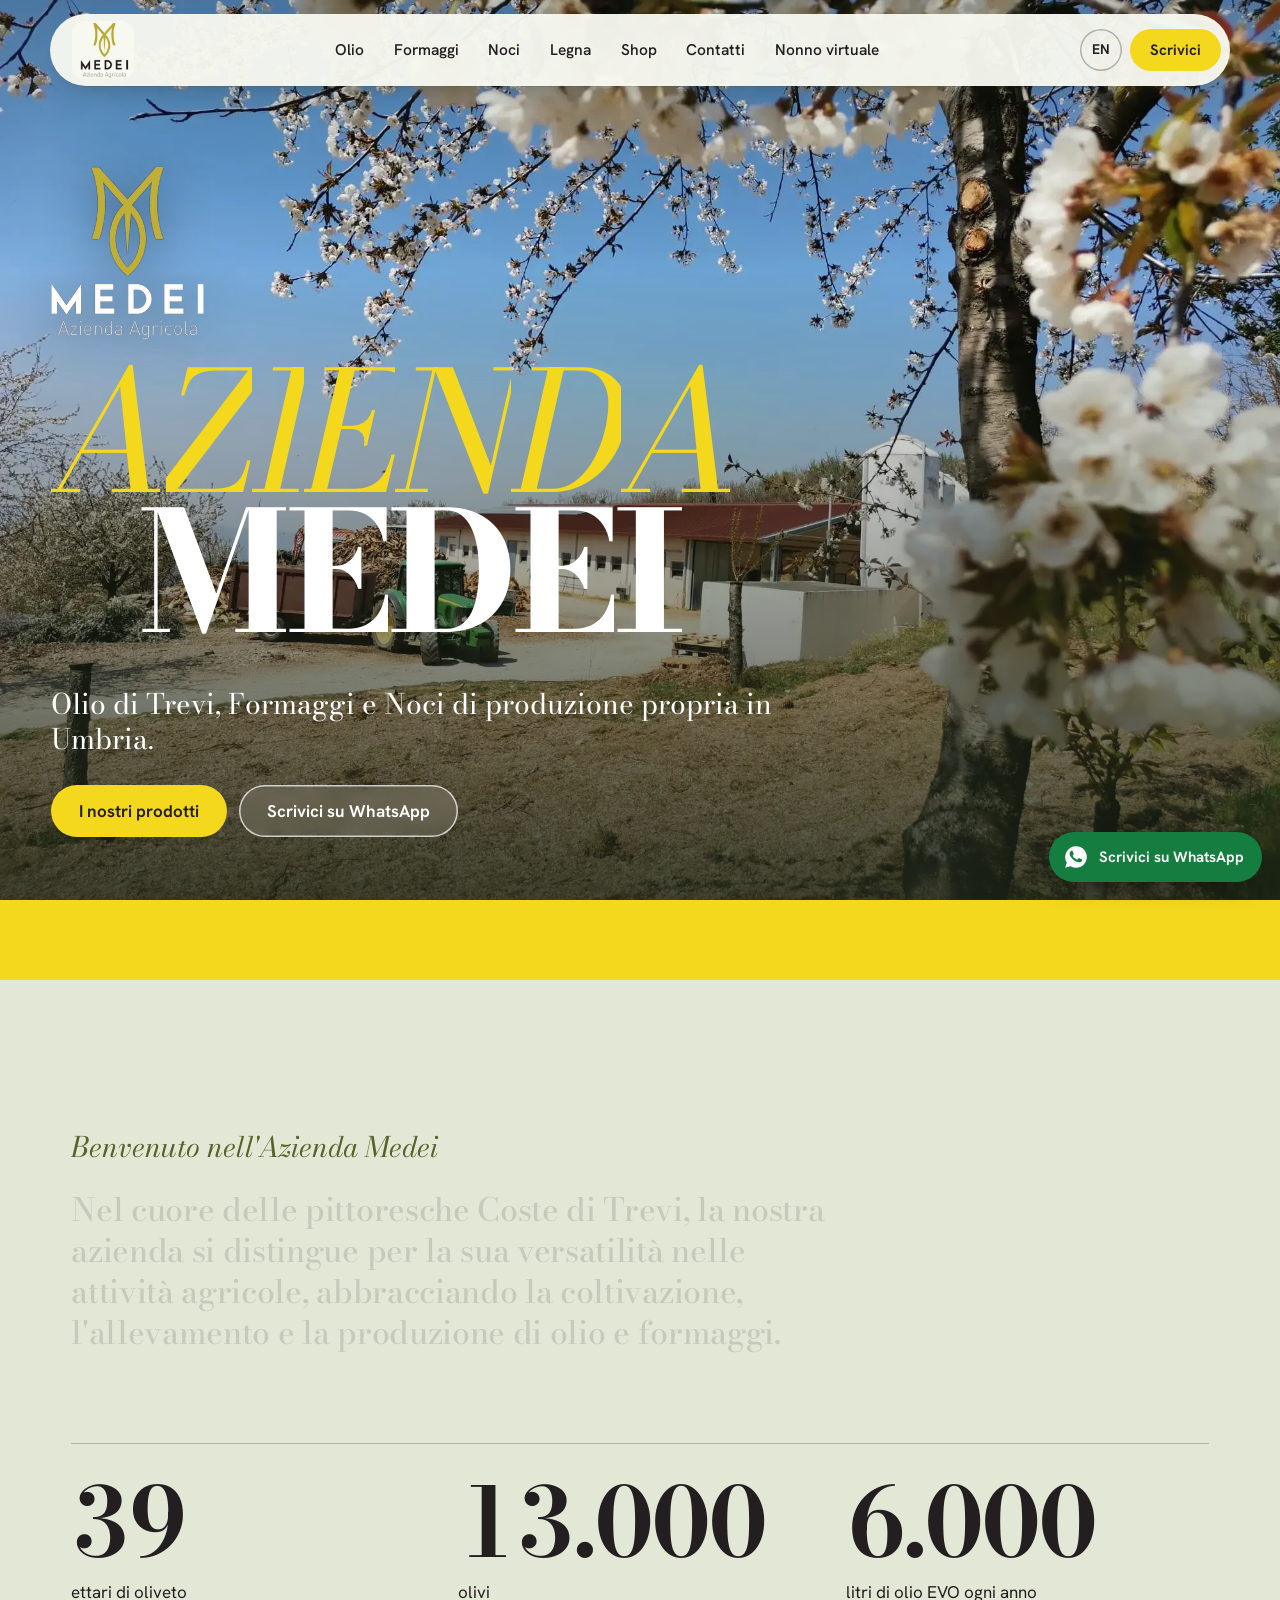
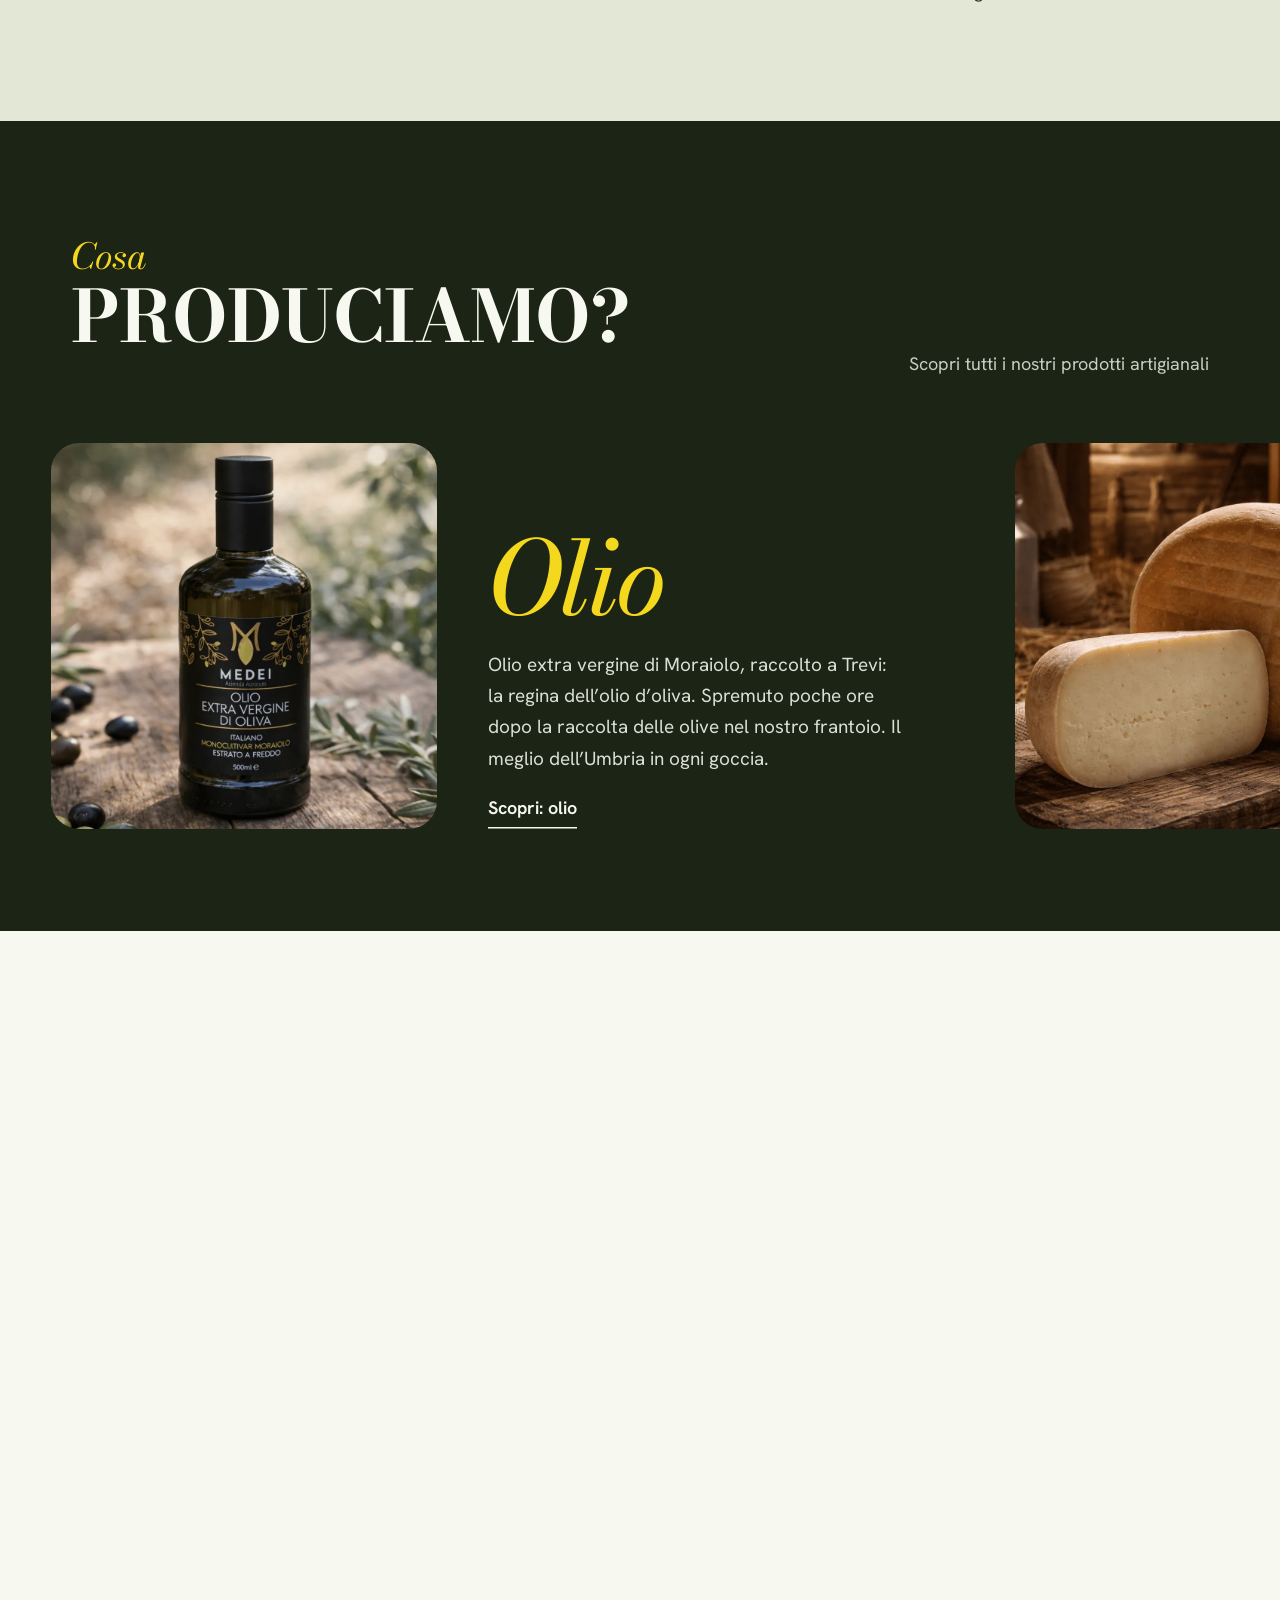
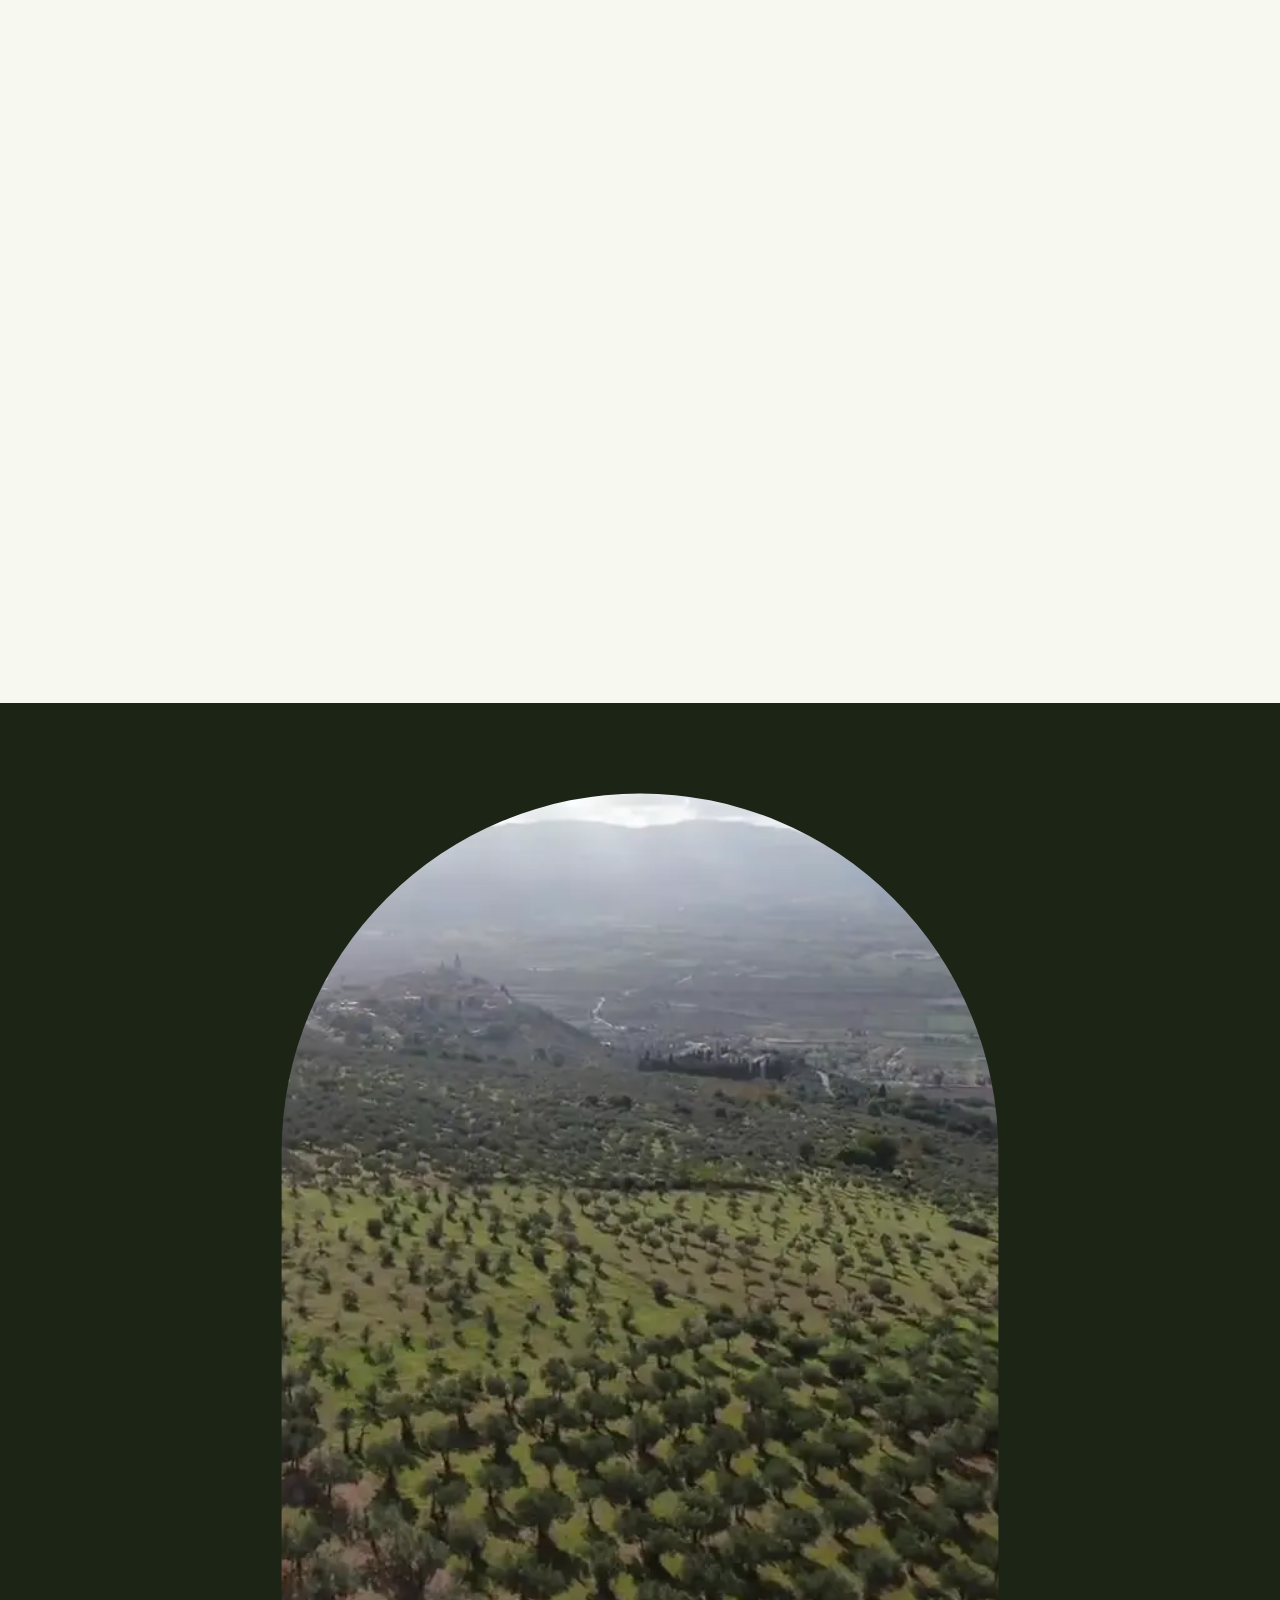
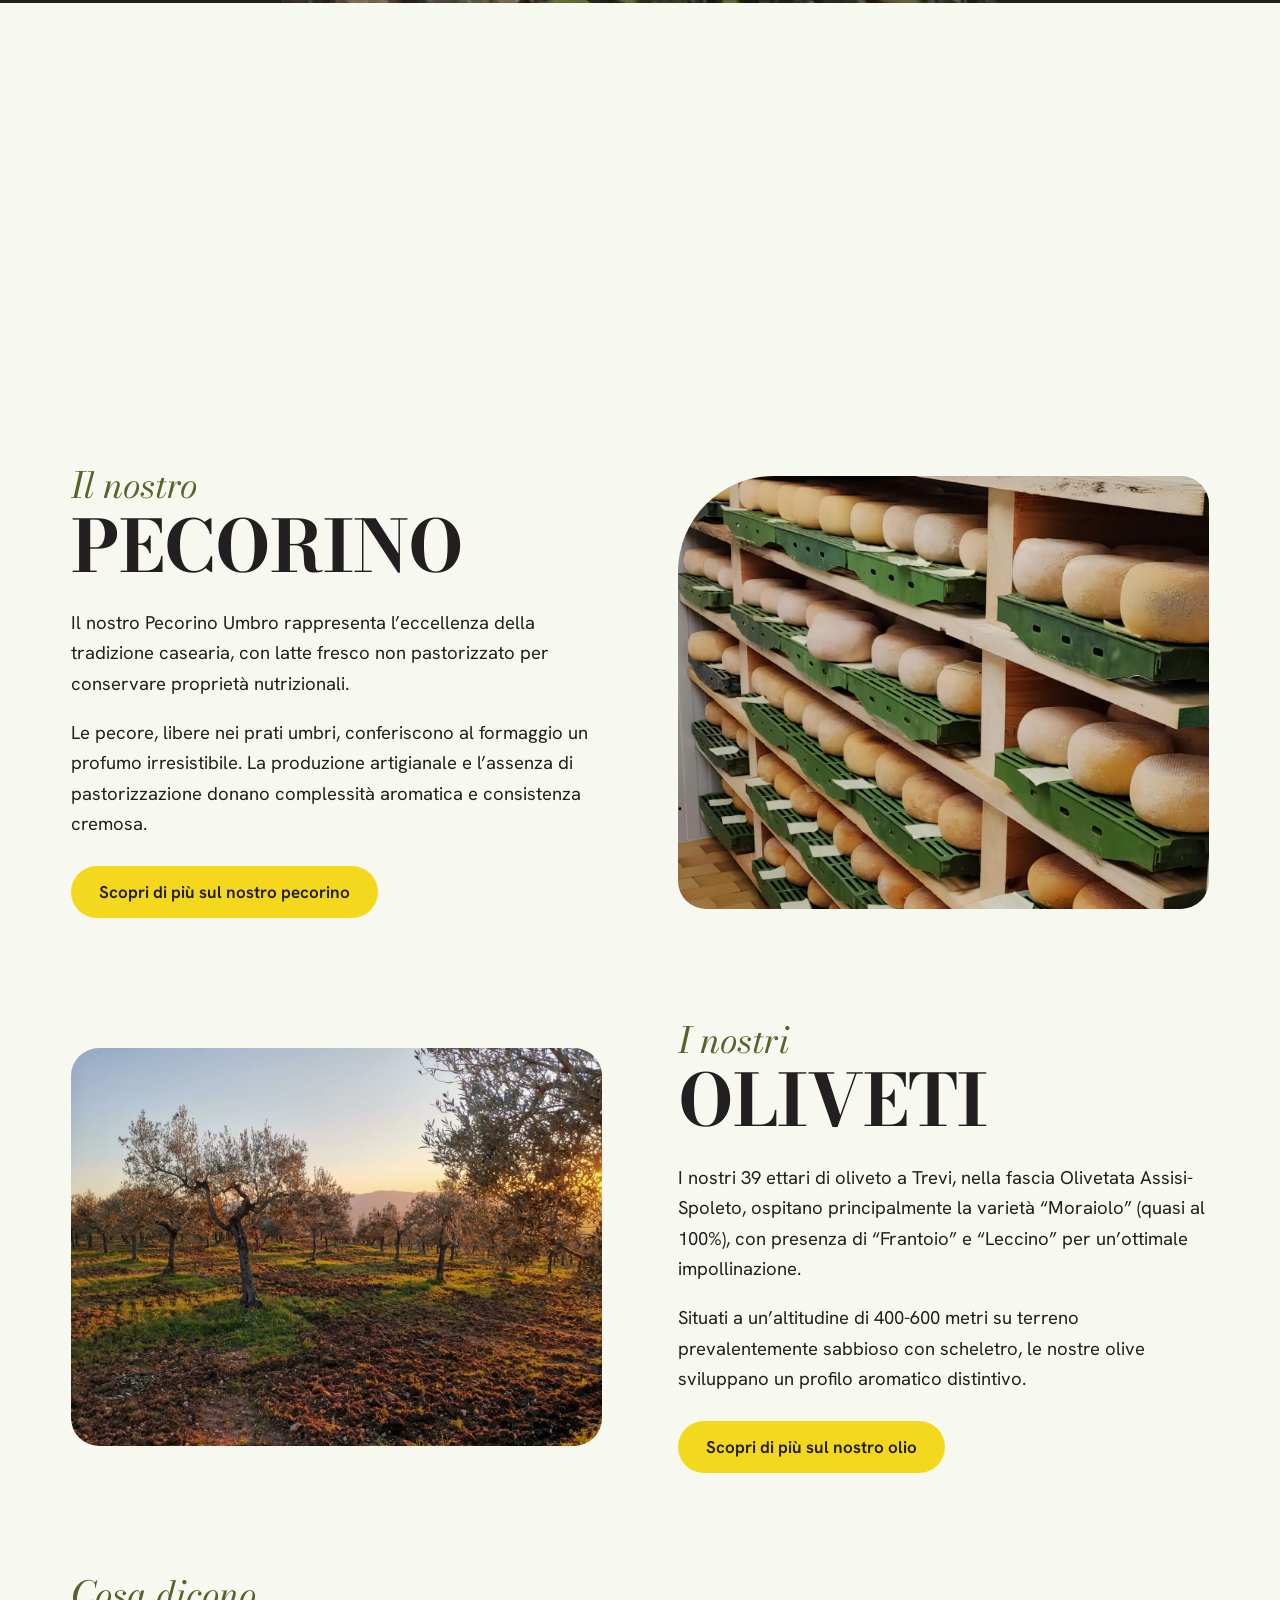
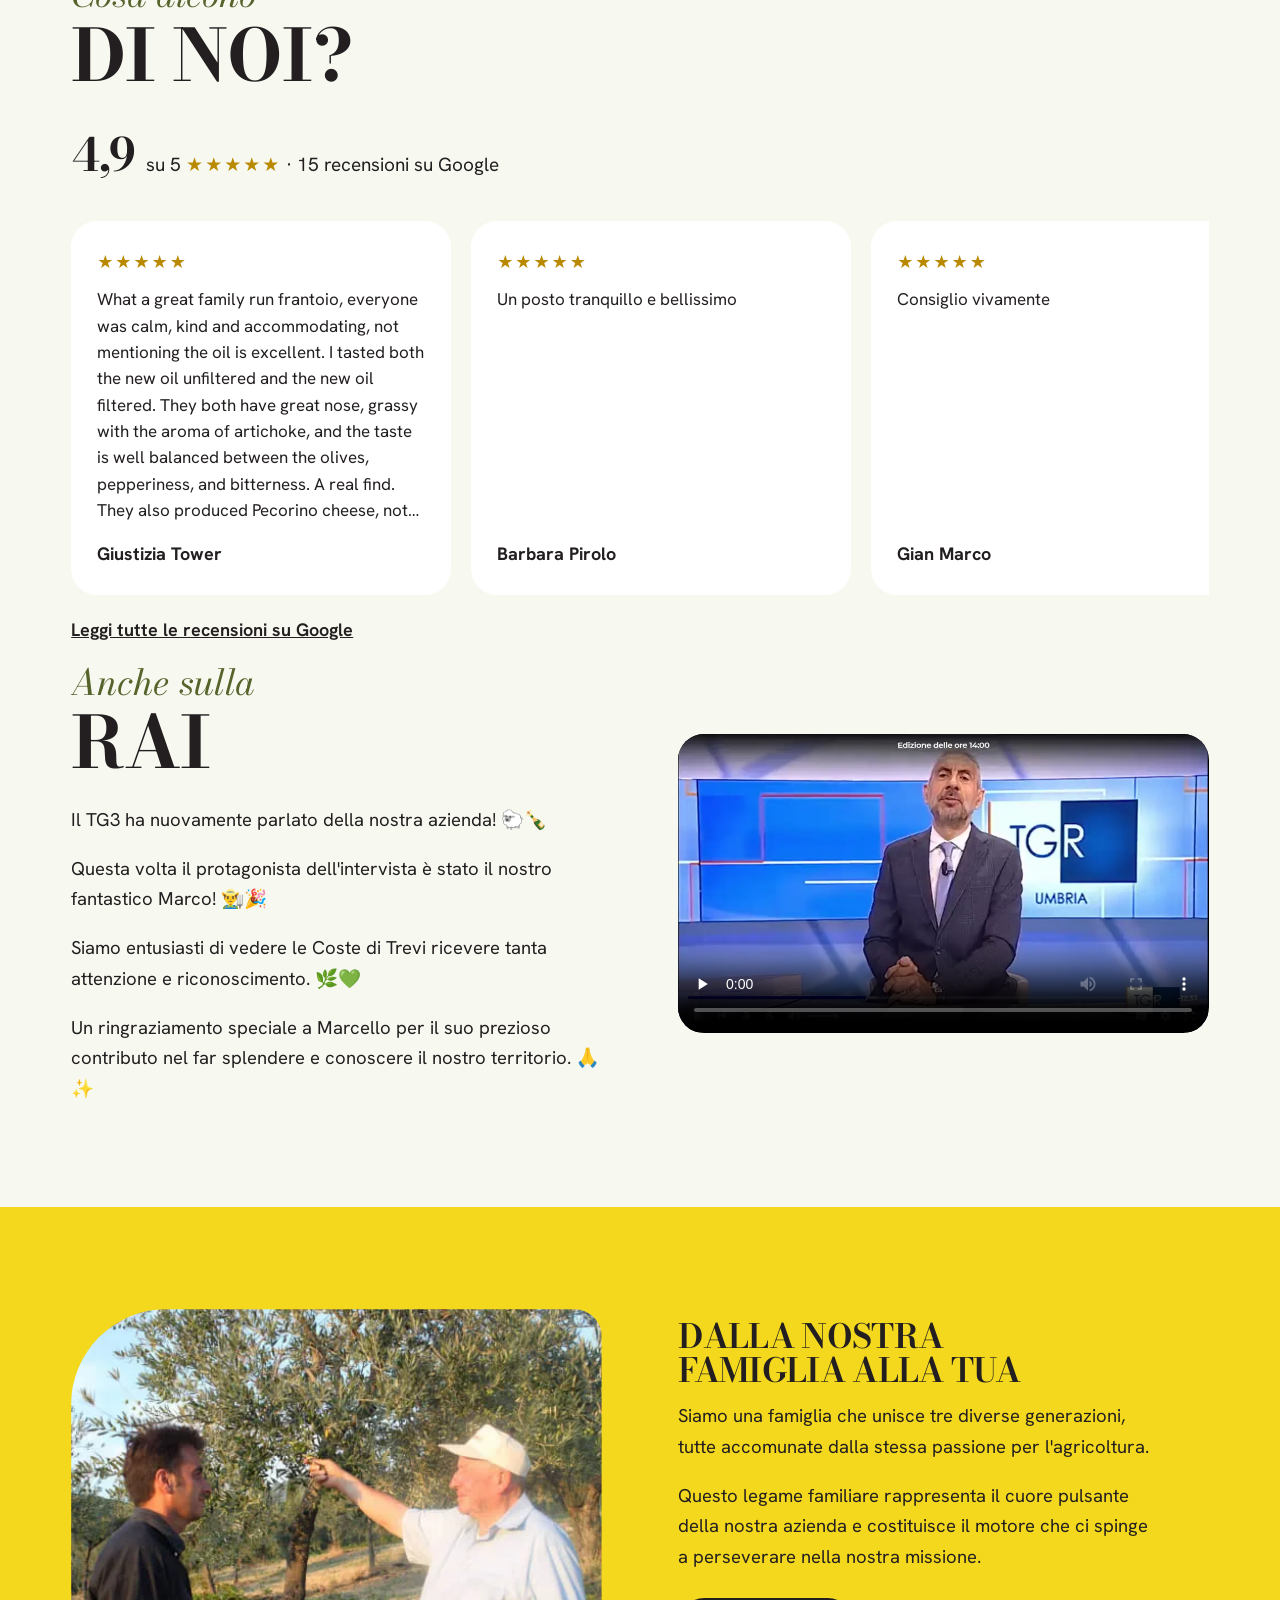
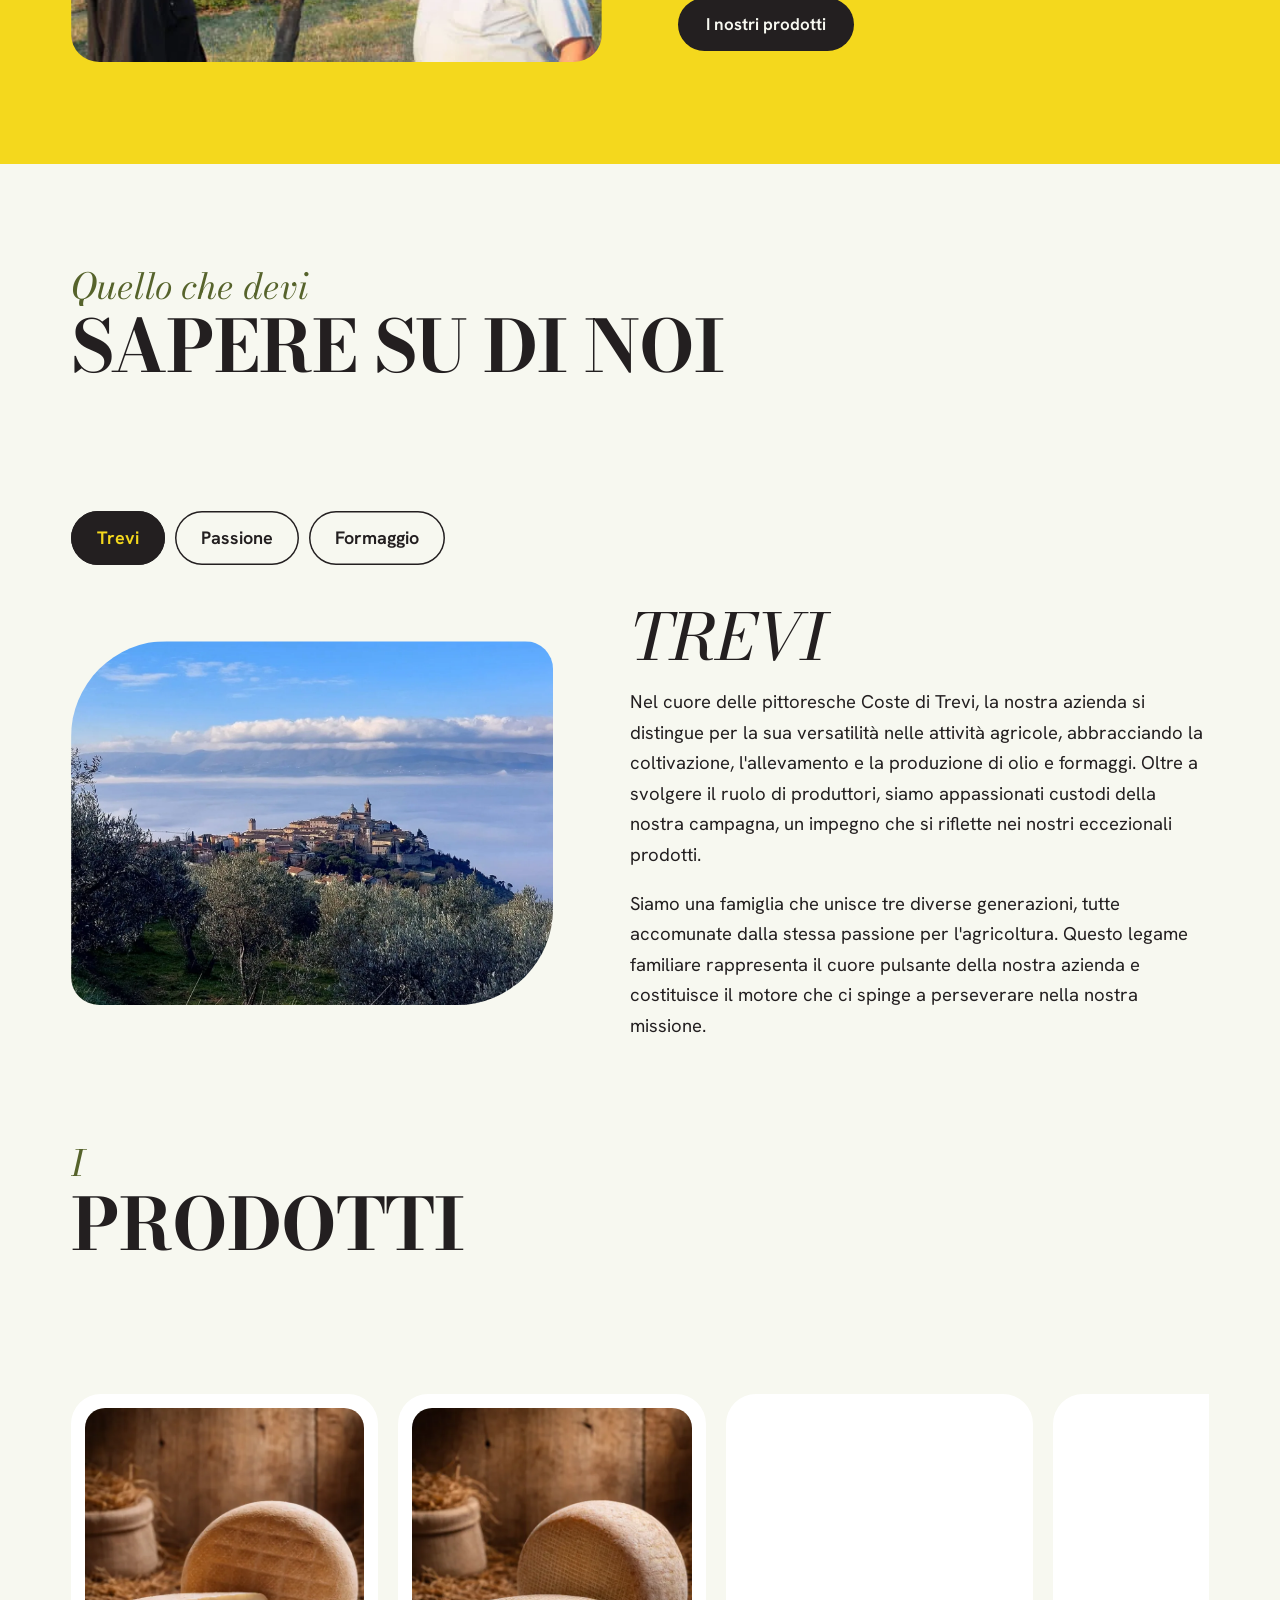
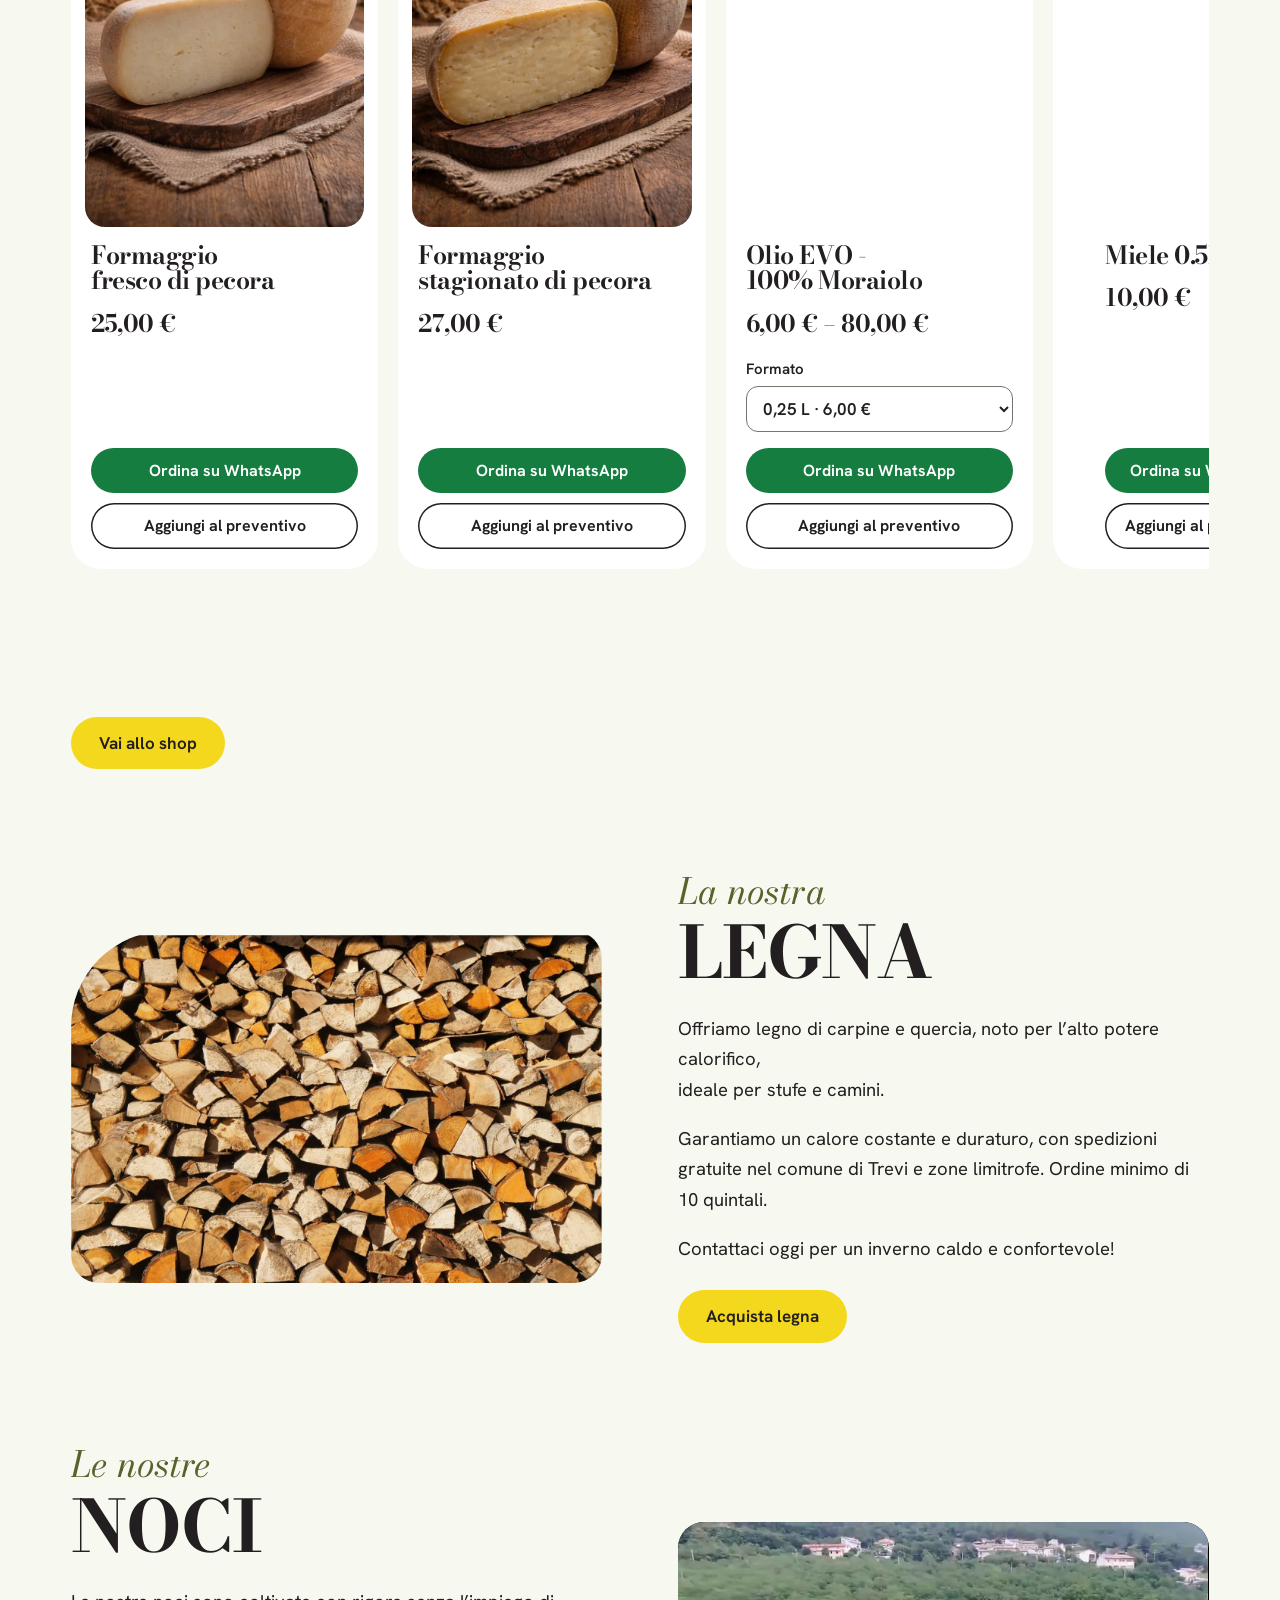
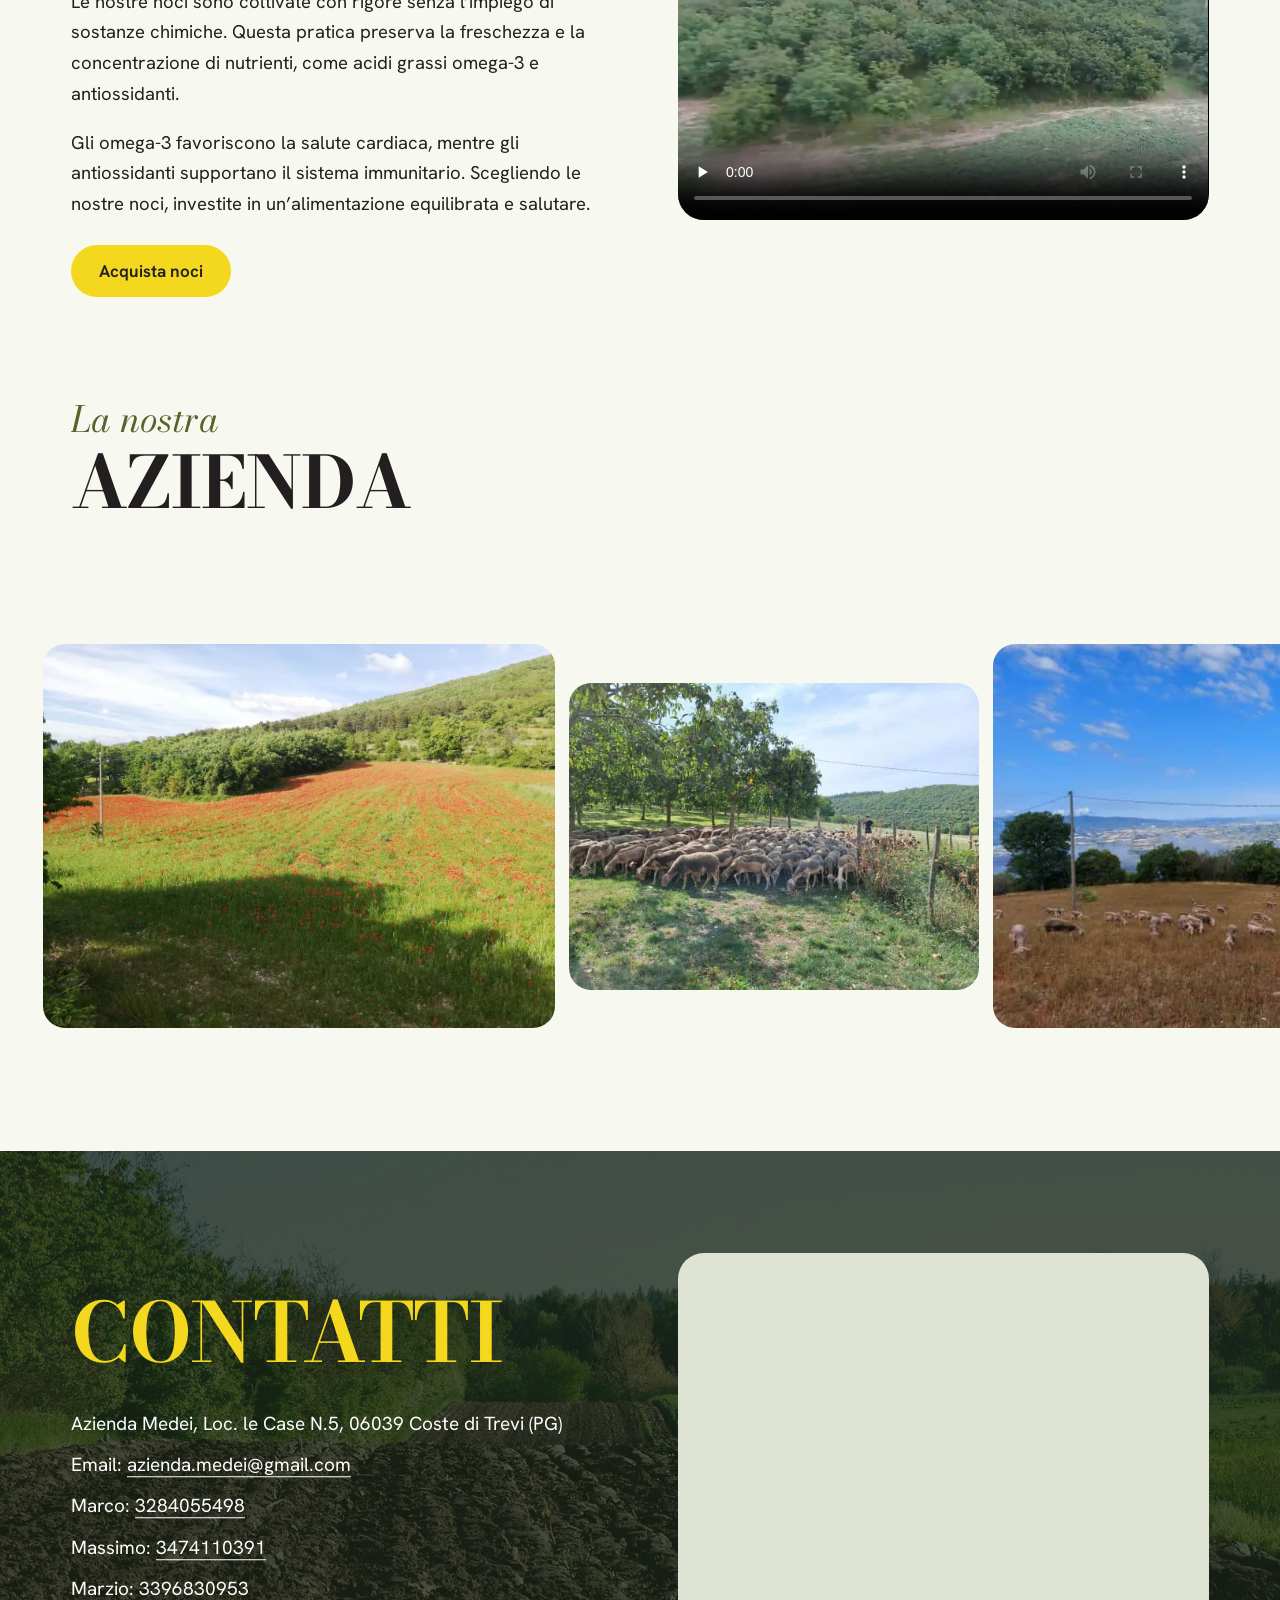
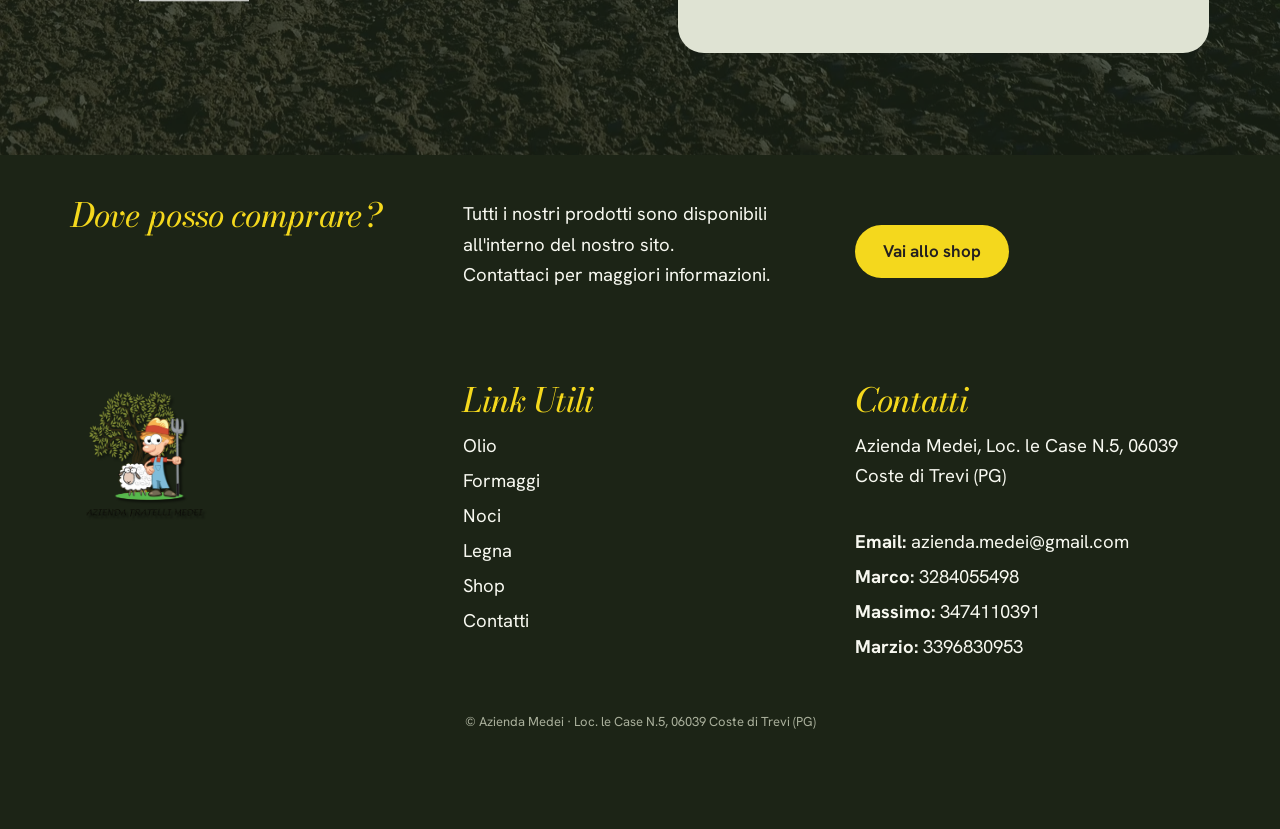
<file: index.html>
<!DOCTYPE html>
<html lang="it">
<head>
<meta charset="utf-8">
<meta name="viewport" content="width=device-width, initial-scale=1">
<title>Azienda Medei | Olio Trevi, Formaggi e Noci di produzione propria</title>
<meta name="description" content="Scopri tutti i prodotti artigianali della nostra azienda, dall&#x27;olio di Trevi, ai nostri formaggi, fino al nostro miele artigianale.">
<link rel="canonical" href="https://aziendamedei.com/">
<link rel="alternate" hreflang="it" href="https://aziendamedei.com/"><link rel="alternate" hreflang="en" href="https://aziendamedei.com/en/azienda-medei/"><link rel="alternate" hreflang="x-default" href="https://aziendamedei.com/">
<meta property="og:type" content="website">
<meta property="og:locale" content="it_IT">
<meta property="og:site_name" content="Azienda Medei">
<meta property="og:title" content="Azienda Medei | Olio Trevi, Formaggi e Noci di produzione propria">
<meta property="og:description" content="Scopri tutti i prodotti artigianali della nostra azienda, dall&#x27;olio di Trevi, ai nostri formaggi, fino al nostro miele artigianale.">
<meta property="og:url" content="https://aziendamedei.com/">
<meta property="og:image" content="https://aziendamedei.com/img/whatsapp-image-2020-04-11-at-14-20-01.webp">
<meta name="twitter:card" content="summary_large_image">
<meta name="theme-color" content="#1C2416">
<link rel="icon" href="img/favicon.png" type="image/png">
<link rel="preload" href="font/bodoni-moda-latin-wght-normal.woff2" as="font" type="font/woff2" crossorigin>
<link rel="preload" href="font/hanken-grotesk-latin-wght-normal.woff2" as="font" type="font/woff2" crossorigin>
<link rel="stylesheet" href="css/stile.css">
<script>document.documentElement.classList.add('js');setTimeout(function(){if(!window.__medeiAnim)document.documentElement.classList.remove('js')},2500)</script>
<script type="application/ld+json">{"@context": "https://schema.org", "@type": "LocalBusiness", "name": "Azienda Medei", "description": "Allevamento ovino, caseificio, uliveti, frantoio e noceti", "url": "https://aziendamedei.com/", "image": "https://aziendamedei.com/img/whatsapp-image-2020-04-11-at-14-20-01.webp", "email": "azienda.medei@gmail.com", "telephone": "+393317294483", "address": {"@type": "PostalAddress", "streetAddress": "Loc. le Case N.5", "postalCode": "06039", "addressLocality": "Coste di Trevi", "addressRegion": "PG", "addressCountry": "IT"}}</script><script type="application/ld+json">{"@context": "https://schema.org", "@type": "Product", "name": "Formaggio fresco di pecora", "description": "Formaggio fresco umbro di pecora Lacaune, prodotto artigianalmente con latte crudo per un gusto autentico e tradizionale. Ogni fase del processo, dalla mungitura alla lavorazione fino alla vendita, è interamente gestita all’interno della nostra azienda, assicurando la massima tracciabilità e qualità del prodotto.", "image": "https://aziendamedei.com/img/formaggio-fresco.webp", "brand": {"@type": "Brand", "name": "Azienda Medei"}, "offers": {"@type": "Offer", "price": "25.00", "priceCurrency": "EUR", "availability": "https://schema.org/InStock", "url": "https://aziendamedei.com/"}}</script><script type="application/ld+json">{"@context": "https://schema.org", "@type": "Product", "name": "Formaggio stagionato di pecora", "description": "Il nostro formaggio di pecora stagionato, maturato a temperature e umidità ottimali, sviluppa un sapore ricco e deciso, perfetto per chi apprezza prodotti dal carattere intenso. Ideale da gustare da solo o in abbinamenti raffinati.", "image": "https://aziendamedei.com/img/formaggio-stagionale.webp", "brand": {"@type": "Brand", "name": "Azienda Medei"}, "offers": {"@type": "Offer", "price": "27.00", "priceCurrency": "EUR", "availability": "https://schema.org/InStock", "url": "https://aziendamedei.com/"}}</script><script type="application/ld+json">{"@context": "https://schema.org", "@type": "Product", "name": "Olio EVO - 100% Moraiolo", "description": "Il nostro olio extravergine di oliva Moraiolo, proveniente dagli oliveti di Trevi, offre un sapore intenso con un perfetto equilibrio tra amaro e piccante. Estratto a freddo a basse temperature, mantiene tutte le sue proprietà organolettiche, regalando un’esperienza di gusto autentica e di alta qualità.", "image": "https://aziendamedei.com/img/2-bottiglie-da.webp", "brand": {"@type": "Brand", "name": "Azienda Medei"}, "offers": {"@type": "AggregateOffer", "lowPrice": "6.00", "highPrice": "80.00", "offerCount": 7, "priceCurrency": "EUR", "availability": "https://schema.org/InStock"}}</script><script type="application/ld+json">{"@context": "https://schema.org", "@type": "Product", "name": "Miele 0.5kg", "description": "Il nostro miele millefiori, raccolto sulle pendici del Monte Serano, racchiude tutta la ricchezza della biodiversità umbra in un prodotto naturale dal sapore intenso e autentico. Genuino e ricco di proprietà benefiche, è perfetto da gustare al naturale o per esaltare dolci e piatti con un tocco unico.", "image": "https://aziendamedei.com/img/miele-piccolo-2.webp", "brand": {"@type": "Brand", "name": "Azienda Medei"}, "offers": {"@type": "Offer", "price": "10.00", "priceCurrency": "EUR", "availability": "https://schema.org/InStock", "url": "https://aziendamedei.com/"}}</script><script type="application/ld+json">{"@context": "https://schema.org", "@type": "Product", "name": "Miele 1 kg", "description": "Il nostro miele millefiori, raccolto sulle pendici del Monte Serano, racchiude tutta la ricchezza della biodiversità umbra in un prodotto naturale dal sapore intenso e autentico. Genuino e ricco di proprietà benefiche, è perfetto da gustare al naturale o per esaltare dolci e piatti con un tocco unico.", "image": "https://aziendamedei.com/img/miele-grande.webp", "brand": {"@type": "Brand", "name": "Azienda Medei"}, "offers": {"@type": "Offer", "price": "16.00", "priceCurrency": "EUR", "availability": "https://schema.org/InStock", "url": "https://aziendamedei.com/"}}</script><script type="application/ld+json">{"@context": "https://schema.org", "@type": "Product", "name": "Noci Umbre in Guscio", "description": "Le nostre noci, coltivate in Umbria senza l’uso di trattamenti chimici, sono un prodotto naturale di alta qualità. Con guscio sottile e gheriglio chiaro dal sapore intenso, sono perfette da mangiare direttamente o da utilizzare in dolci e piatti salati.", "image": "https://aziendamedei.com/img/noci.webp", "brand": {"@type": "Brand", "name": "Azienda Medei"}, "offers": {"@type": "Offer", "price": "7.00", "priceCurrency": "EUR", "availability": "https://schema.org/InStock", "url": "https://aziendamedei.com/"}}</script><script type="application/ld+json">{"@context": "https://schema.org", "@type": "Product", "name": "Lenticchie", "description": "Lenticchie", "image": "https://aziendamedei.com/img/lenticchia.webp", "brand": {"@type": "Brand", "name": "Azienda Medei"}, "offers": {"@type": "Offer", "price": "7.00", "priceCurrency": "EUR", "availability": "https://schema.org/InStock", "url": "https://aziendamedei.com/"}}</script>
</head>
<body class="con-copertina pagina-home">
<a class="salta" href="#contenuto">Vai al contenuto</a><header class="testata" id="testata"><div class="barra"><a class="logo" href="./" aria-label="Azienda Medei, home"><img src="img/logo-medei.webp" alt="Medei Azienda Agricola" width="400" height="372"></a><nav aria-label="Menu principale"><ul class="menu" id="menu"><li><a href="olio-trevi-umbria/">Olio</a></li><li><a href="pecorino-italiano/">Formaggi</a></li><li><a href="noci-italiane/">Noci</a></li><li><a href="vendita-di-legna-da-ardere-a-trevi-foligno/">Legna</a></li><li><a href="shop/">Shop</a></li><li><a href="contatti/">Contatti</a></li><li><a href="https://nonno-andrea-azienda-medei.vercel.app/" rel="noopener">Nonno virtuale</a></li></ul></nav><div class="barra-fine"><a class="lingua" href="en/azienda-medei/" lang="en" hreflang="en">EN</a><a class="carrello" id="hd-carrello" href="shop/#preventivo" hidden>Preventivo <b></b></a><a class="btn piccolo" href="https://wa.me/393317294483">Scrivici</a><button class="apri-menu" aria-label="Apri il menu" aria-expanded="false" aria-controls="menu"><span></span><span></span></button></div></div></header>
<main id="contenuto">
<section class="eroe">
<div class="eroe-foto"><img src="img/whatsapp-image-2020-04-11-at-14-20-01.webp" alt="" width="2000" height="1500" fetchpriority="high"></div>
<div class="eroe-testo"><img class="eroe-logo" src="img/logo-chiaro.webp" alt="Logo Medei Azienda Agricola" width="576" height="664">
<h1 class="eroe-titolo"><span class="riga-a">azienda</span> <span class="riga-b">medei</span></h1>
<p class="eroe-sotto">Olio di Trevi, Formaggi e Noci di produzione propria in Umbria.</p>
<p class="eroe-azioni"><a class="btn" href="#cosaproduciamo">I nostri prodotti</a><a class="btn vetro" href="https://wa.me/393317294483">Scrivici su WhatsApp</a></p></div>
<span class="eroe-scorri" aria-hidden="true">Scorri</span>
</section>
<div class="nastro" aria-hidden="true"><div class="nastro-binario"><div class="nastro-gruppo"><span>Olio di Trevi</span><i aria-hidden="true">✦</i><span>Pecorino a latte crudo</span><i aria-hidden="true">✦</i><span>Noci umbre</span><i aria-hidden="true">✦</i><span>Miele millefiori</span><i aria-hidden="true">✦</i><span>Legna da ardere</span><i aria-hidden="true">✦</i></div><div class="nastro-gruppo"><span>Olio di Trevi</span><i aria-hidden="true">✦</i><span>Pecorino a latte crudo</span><i aria-hidden="true">✦</i><span>Noci umbre</span><i aria-hidden="true">✦</i><span>Miele millefiori</span><i aria-hidden="true">✦</i><span>Legna da ardere</span><i aria-hidden="true">✦</i></div></div></div>
<section class="presenta"><div class="wrap">
<h2 class="presenta-titolo">Benvenuto nell&#x27;Azienda Medei</h2>
<p class="presenta-testo" data-parole>Nel cuore delle pittoresche Coste di Trevi, la nostra azienda si distingue per la sua versatilità nelle attività agricole, abbracciando la coltivazione, l&#x27;allevamento e la produzione di olio e formaggi.</p>
<div class="numeri"><div class="numero-voce"><span class="numero" data-conta="39" data-sep=".">39</span><span class="etichetta">ettari di oliveto</span></div><div class="numero-voce"><span class="numero" data-conta="13000" data-sep=".">13.000</span><span class="etichetta">olivi</span></div><div class="numero-voce"><span class="numero" data-conta="6000" data-sep=".">6.000</span><span class="etichetta">litri di olio EVO ogni anno</span></div></div>
</div></section>
<section class="corsia" id="cosaproduciamo"><div class="corsia-testa wrap"><h2 class="duo"><span>cosa</span> produciamo?</h2><p>Scopri tutti i nostri prodotti artigianali</p></div>
<div class="corsia-binario"><article class="pannello"><a class="arco" href="olio-trevi-umbria/" tabindex="-1" aria-hidden="true"><img src="img/bottiglia-500.webp" alt="" width="1024" height="1024" loading="lazy"></a><div class="pannello-testo"><h3>Olio</h3><p>Olio extra vergine di Moraiolo, raccolto a Trevi: la regina dell’olio d’oliva. Spremuto poche ore dopo la raccolta delle olive nel nostro frantoio. Il meglio dell’Umbria in ogni goccia.</p><a class="freccia" href="olio-trevi-umbria/">Scopri: olio</a></div></article><article class="pannello"><a class="arco" href="pecorino-italiano/" tabindex="-1" aria-hidden="true"><img src="img/formaggio2.webp" alt="" width="1024" height="1024" loading="lazy"></a><div class="pannello-testo"><h3>Formaggi</h3><p>Formaggi dal sapore incredibile che riflettono il benessere degli animali e la freschezza degli ambienti in cui pascola il nostro gregge. Lavoriamo il latte crudo non pastorizzato nel nostro moderno caseificio.</p><a class="freccia" href="pecorino-italiano/">Scopri: formaggi</a></div></article><article class="pannello"><a class="arco" href="noci-italiane/" tabindex="-1" aria-hidden="true"><img src="img/noci-scaled.webp" alt="" width="1200" height="1200" loading="lazy"></a><div class="pannello-testo"><h3>Noci</h3><p>Le nostre noci sono coltivate con rigore senza l’impiego di sostanze chimiche.</p><a class="freccia" href="noci-italiane/">Scopri: noci</a></div></article><article class="pannello"><a class="arco" href="shop/" tabindex="-1" aria-hidden="true"><img src="img/miele-piccolo.webp" alt="" width="1024" height="1024" loading="lazy"></a><div class="pannello-testo"><h3>Miele</h3><p>Il nostro miele millefiori, raccolto sulle pendici del Monte Serano, racchiude tutta la ricchezza della biodiversità umbra in un prodotto naturale dal sapore intenso e autentico.</p><a class="freccia" href="shop/">Scopri: miele</a></div></article><div class="pannello pannello-fine"><a class="btn grande-tondo" href="shop/">Vai allo shop</a></div></div></section>
<section class="cinema"><div class="cinema-finestra"><video src="video/video-senza-titolo-realizzato-con-clipch.mp4" poster="video/video-senza-titolo-realizzato-con-clipch.webp" autoplay muted loop playsinline preload="metadata" aria-hidden="true"></video></div></section>
<section class="sez"><div class="wrap"><div class="riga n2 inversa"><div class="col" style="flex:1 1 50%"><img src="img/caseificio-222-1.webp" alt="Azienda Medei" width="1400" height="1143" class="foto" loading="lazy" decoding="async"></div><div class="col" style="flex:1 1 50%"><h3 class="duo" style="text-align:left"><span>il nostro</span> pecorino</h3><img class="fregio" src="img/fregio.webp" alt="" width="250" height="50" style="margin-left:0"><div class="testo" style="text-align:left"><p>Il nostro Pecorino Umbro rappresenta l’eccellenza della tradizione casearia, con latte fresco non pastorizzato per conservare proprietà nutrizionali.</p><p>Le pecore, libere nei prati umbri, conferiscono al formaggio un profumo irresistibile. La produzione artigianale e l’assenza di pastorizzazione donano complessità aromatica e consistenza cremosa.</p></div><p class="azione" style="text-align:left"><a class="btn" href="pecorino-italiano/">Scopri di più sul nostro pecorino</a></p></div></div></div></section>
<section class="sez"><div class="wrap"><div class="riga n2"><div class="col" style="flex:1 1 50%"><img src="img/whatsapp-image-2020-03-23-at-20-36-03-2.webp" alt="oliveti olio di trevi" width="1400" height="1050" class="foto" loading="lazy" decoding="async"></div><div class="col" style="flex:1 1 50%"><h3 class="duo" style="text-align:left"><span>i nostri</span> oliveti</h3><img class="fregio" src="img/fregio.webp" alt="" width="250" height="50" style="margin-left:0"><div class="testo" style="text-align:left"><p>I nostri 39 ettari di oliveto a Trevi, nella fascia Olivetata Assisi-Spoleto, ospitano principalmente la varietà “Moraiolo” (quasi al 100%), con presenza di “Frantoio” e “Leccino” per un’ottimale impollinazione.</p><p>Situati a un’altitudine di 400-600 metri su terreno prevalentemente sabbioso con scheletro, le nostre olive sviluppano un profilo aromatico distintivo.</p></div><p class="azione" style="text-align:left"><a class="btn" href="olio-trevi-umbria/">Scopri di più sul nostro olio</a></p></div></div></div></section>
<section class="sez"><div class="wrap"><h3 class="duo" style="text-align:center"><span>cosa dicono</span> di noi?</h3><img class="fregio" src="img/fregio.webp" alt="" width="250" height="50"><div class="recensioni"><p class="rec-voto"><strong>4,9</strong> su 5 <span class="stelle" aria-hidden="true">★★★★★</span> · 15 recensioni su Google</p><div class="scorri" tabindex="0"><figure class="recensione"><div class="stelle" aria-label="5 su 5">★★★★★</div><blockquote>What a great family run frantoio, everyone was calm, kind and accommodating, not mentioning the oil is excellent.  I tasted both the new oil unfiltered and the new oil filtered.  They both have great nose, grassy with the aroma of artichoke, and  the taste is well balanced between the olives,  pepperiness,   and bitterness.  A real find.
They also produced Pecorino cheese, not overly salty with a hint of sweetness.  You can tell it&#x27;s from the happy sheep.</blockquote><figcaption>Giustizia Tower</figcaption></figure><figure class="recensione"><div class="stelle" aria-label="5 su 5">★★★★★</div><blockquote>Un posto tranquillo e bellissimo</blockquote><figcaption>Barbara Pirolo</figcaption></figure><figure class="recensione"><div class="stelle" aria-label="5 su 5">★★★★★</div><blockquote>Consiglio vivamente</blockquote><figcaption>Gian Marco</figcaption></figure><figure class="recensione"><div class="stelle" aria-label="5 su 5">★★★★★</div><blockquote>Magnifica, cucummeru speciale</blockquote><figcaption>Lorenzo Angeloni</figcaption></figure><figure class="recensione"><div class="stelle" aria-label="5 su 5">★★★★★</div><blockquote>Bellq</blockquote><figcaption>Tommaso Pesca</figcaption></figure><figure class="recensione"><div class="stelle" aria-label="4 su 5">★★★★☆</div><blockquote>Una esperienza indimenticabile, formaggio ottimo, vi consiglio a tutti questa esperienza</blockquote><figcaption>Samuele Mondi</figcaption></figure></div><p><a class="rec-link" href="https://www.google.com/maps/place/?q=place_id:ChIJaVRViU2ILhMRIanPIkEX7s4" rel="noopener">Leggi tutte le recensioni su Google</a></p></div><div class="blocco"><div class="riga n2 inversa"><div class="col"><video class="filmato" src="video/snapinst-app-video-aqmeg69fb-e9c-5o5oa6m.mp4" poster="video/snapinst-app-video-aqmeg69fb-e9c-5o5oa6m.webp" controls playsinline preload="none"></video></div><div class="col"><h3 class="duo" style="text-align:left"><span>Anche sulla</span> rai</h3><img class="fregio" src="img/fregio.webp" alt="" width="250" height="50" style="margin-left:0"><div class="testo" style="text-align:left"><p>Il TG3 ha nuovamente parlato della nostra azienda! 🐑🍾</p><p>Questa volta il protagonista dell'intervista è stato il nostro fantastico Marco! 👨‍🌾🎉</p><p>Siamo entusiasti di vedere le Coste di Trevi ricevere tanta attenzione e riconoscimento. 🌿💚</p><p>Un ringraziamento speciale a Marcello per il suo prezioso contributo nel far splendere e conoscere il nostro territorio. 🙏✨</p></div></div></div></div></div></section>
<section class="sez colore" style="background-color:#F4D81D"><div class="wrap"><div class="riga n2 inversa"><div class="col" style="flex:1 1 50%"><h3 class="titolo" style="font-size:clamp(30px,3.47vw,50px);color:#231F20;text-align:center">DALLA NOSTRA FAMIGLIA ALLA TUA</h3><img class="fregio" src="img/fregio.webp" alt="" width="250" height="50"><div class="testo" style="text-align:center"><p>Siamo una famiglia che unisce tre diverse generazioni, <br>tutte accomunate dalla stessa passione per l'agricoltura.  </p><p>Questo legame familiare rappresenta il cuore pulsante<br>della nostra azienda e costituisce il motore che ci spinge<br>a perseverare nella nostra missione.</p></div><p class="azione" style="text-align:center"><a class="btn scuro" href="shop/">I nostri prodotti</a></p></div><div class="col" style="flex:1 1 50%"><img src="img/photo-205-18-11-2023-13-05-31-thumb.webp" alt="DALLA NOSTRA FAMIGLIA ALLA TUA - Azienda Medei" width="520" height="346" class="foto" loading="lazy" decoding="async"></div></div></div></section>
<section class="sez"><div class="wrap"><h3 class="duo" style="text-align:center"><span>Quello che devi</span> sapere su di noi</h3><img class="fregio" src="img/fregio.webp" alt="" width="250" height="50"></div></section>
<section class="sez"><div class="wrap"><div class="schede"><div class="schede-tasti" role="tablist"><button role="tab" id="t1-0" aria-controls="s1-0" aria-selected="true">Trevi</button><button role="tab" id="t1-1" aria-controls="s1-1" aria-selected="false" tabindex="-1">Passione</button><button role="tab" id="t1-2" aria-controls="s1-2" aria-selected="false" tabindex="-1">Formaggio</button></div><div class="scheda" role="tabpanel" id="s1-0" aria-labelledby="t1-0"><img src="img/immagine-whatsapp-2025-02-09-ore-16-27-37-aee3a202-scaled.webp" alt="Quello che devi sapere su di noi - Azienda Medei" width="1400" height="1058" class="foto" loading="lazy" decoding="async"><div class="testo" style="text-align:center"><p><strong>TREVI</strong></p><p>Nel cuore delle pittoresche Coste di Trevi, la nostra azienda si distingue per la sua versatilità nelle attività agricole, abbracciando la coltivazione, l'allevamento e la produzione di olio e formaggi. Oltre a svolgere il ruolo di produttori, siamo appassionati custodi della nostra campagna, un impegno che si riflette nei nostri eccezionali prodotti.</p><p>Siamo una famiglia che unisce tre diverse generazioni, tutte accomunate dalla stessa passione per l'agricoltura. Questo legame familiare rappresenta il cuore pulsante della nostra azienda e costituisce il motore che ci spinge a perseverare nella nostra missione.</p></div></div><div class="scheda" role="tabpanel" id="s1-1" aria-labelledby="t1-1" hidden><div class="testo" style="text-align:center"><p><strong>PASSIONE</strong></p><p>La nostra azienda coltiva con passione 40 ettari di oliveti, interamente dedicati alla varietà Moraiolo, simbolo dell’eccellenza olearia di Trevi. Grazie alla gestione diretta del nostro frantoio, garantiamo che le olive vengano frante entro poche ore dalla raccolta, preservando al massimo freschezza e qualità.</p><p>Seguiamo ogni fase del processo con cura e competenza, rispettando rigorosi standard di produzione. Il risultato è un olio extravergine d'oliva dal carattere unico, capace di trasformare ogni piatto in un'esperienza gastronomica straordinaria.</p></div><img src="img/sea-olive-tree-sunset-nature-landscape-olive-tree-olive-tree.webp" alt="sea, olive tree, sunset, nature, landscape, olive tree, olive tree, olive tree, olive tree, olive tree-7420636.jpg" width="1280" height="853" class="foto" loading="lazy" decoding="async"></div><div class="scheda" role="tabpanel" id="s1-2" aria-labelledby="t1-2" hidden><img src="img/sunset-sheep-silhouette-dusk-animal-mammal-livestock-nature.webp" alt="sunset, sheep, silhouette, dusk, animal, mammal, livestock, nature, dike, countryside, rural, nordfriesland, germany, sheep, sheep, sheep, sheep, sheep-50494.jpg" width="1280" height="960" class="foto" loading="lazy" decoding="async"><div class="testo" style="text-align:center"><p><strong>FORMAGGIO</strong></p><p>Il nostro formaggio di pecora è il frutto di un processo artigianale che ha inizio direttamente nella nostra moderna stalla, equipaggiata con le tecnologie più avanzate. Le nostre pecore sono della specie Lacaune, nota per la sua eccellente produzione lattiera.</p><p>Seguiamo personalmente l'intero processo, garantendo così la massima freschezza e tracciabilità in ogni singolo passo della produzione. Questo ci consente di evitare la pastorizzazione del latte, preservando l'autentico e tradizionale gusto dei nostri formaggi.</p><p>Siamo una famiglia che unisce tre diverse generazioni, tutte accomunate dalla stessa passione per l'agricoltura. Questo legame familiare rappresenta il cuore pulsante della nostra azienda e costituisce il motore che ci spinge a perseverare nella nostra missione.</p></div></div></div></div></section>
<section class="sez"><div class="wrap"><div class="blocco"><h3 class="duo" style="text-align:center"><span>I</span> Prodotti</h3><img class="fregio" src="img/fregio.webp" alt="" width="250" height="50"></div></div></section>
<section class="sez"><div class="wrap"><div class="scorri prodotti-carosello" tabindex="0"><article class="prodotto compatto" data-prodotto="formaggio-fresco" data-nome="Formaggio fresco di pecora"><div class="p-foto"><img src="img/formaggio-fresco.webp" alt="Formaggio fresco di pecora" width="600" height="900" loading="lazy" decoding="async"></div><div class="p-testo"><h3>Formaggio fresco di pecora</h3><p class="prezzo" data-prezzo="formaggio-fresco">25,00 €</p><div class="p-azioni"><a class="btn wa" data-ordina href="https://wa.me/393317294483">Ordina su WhatsApp</a><button type="button" class="btn chiaro" data-aggiungi>Aggiungi al preventivo</button></div></div></article><article class="prodotto compatto" data-prodotto="formaggio-stagionato" data-nome="Formaggio stagionato di pecora"><div class="p-foto"><img src="img/formaggio-stagionale.webp" alt="Formaggio stagionato di pecora" width="600" height="900" loading="lazy" decoding="async"></div><div class="p-testo"><h3>Formaggio stagionato di pecora</h3><p class="prezzo" data-prezzo="formaggio-stagionato">27,00 €</p><div class="p-azioni"><a class="btn wa" data-ordina href="https://wa.me/393317294483">Ordina su WhatsApp</a><button type="button" class="btn chiaro" data-aggiungi>Aggiungi al preventivo</button></div></div></article><article class="prodotto compatto" data-prodotto="olio-025l" data-nome="Olio EVO - 100% Moraiolo"><div class="p-foto"><img src="img/2-bottiglie-da.webp" alt="Olio EVO - 100% Moraiolo" width="600" height="900" loading="lazy" decoding="async"></div><div class="p-testo"><h3>Olio EVO - 100% Moraiolo</h3><p class="prezzo">6,00 € – 80,00 €</p><label class="formato">Formato <select data-formato><option value="olio-025l">0,25 L · 6,00 €</option><option value="olio-05l">0,5 L · 10,00 €</option><option value="olio-075l">0,75 L · 15,00 €</option><option value="olio-1l">1 L · 20,00 €</option><option value="olio-2l">2 L · 35,00 €</option><option value="olio-3l">3 L · 52,00 €</option><option value="olio-5l">5 L · 80,00 €</option></select></label><div class="p-azioni"><a class="btn wa" data-ordina href="https://wa.me/393317294483">Ordina su WhatsApp</a><button type="button" class="btn chiaro" data-aggiungi>Aggiungi al preventivo</button></div></div></article><article class="prodotto compatto" data-prodotto="miele-05" data-nome="Miele 0.5kg"><div class="p-foto"><img src="img/miele-piccolo-2.webp" alt="Miele 0.5kg" width="600" height="900" loading="lazy" decoding="async"></div><div class="p-testo"><h3>Miele 0.5kg</h3><p class="prezzo" data-prezzo="miele-05">10,00 €</p><div class="p-azioni"><a class="btn wa" data-ordina href="https://wa.me/393317294483">Ordina su WhatsApp</a><button type="button" class="btn chiaro" data-aggiungi>Aggiungi al preventivo</button></div></div></article><article class="prodotto compatto" data-prodotto="miele-1" data-nome="Miele 1 kg"><div class="p-foto"><img src="img/miele-grande.webp" alt="Miele 1 kg" width="600" height="900" loading="lazy" decoding="async"></div><div class="p-testo"><h3>Miele 1 kg</h3><p class="prezzo" data-prezzo="miele-1">16,00 €</p><div class="p-azioni"><a class="btn wa" data-ordina href="https://wa.me/393317294483">Ordina su WhatsApp</a><button type="button" class="btn chiaro" data-aggiungi>Aggiungi al preventivo</button></div></div></article><article class="prodotto compatto" data-prodotto="noci" data-nome="Noci Umbre in Guscio"><div class="p-foto"><img src="img/noci.webp" alt="Noci Umbre in Guscio" width="600" height="900" loading="lazy" decoding="async"></div><div class="p-testo"><h3>Noci Umbre in Guscio</h3><p class="prezzo" data-prezzo="noci">7,00 €</p><div class="p-azioni"><a class="btn wa" data-ordina href="https://wa.me/393317294483">Ordina su WhatsApp</a><button type="button" class="btn chiaro" data-aggiungi>Aggiungi al preventivo</button></div></div></article><article class="prodotto compatto" data-prodotto="lenticchie" data-nome="Lenticchie"><div class="p-foto"><img src="img/lenticchia.webp" alt="Lenticchie" width="600" height="900" loading="lazy" decoding="async"></div><div class="p-testo"><h3>Lenticchie</h3><p class="prezzo" data-prezzo="lenticchie">7,00 €</p><div class="p-azioni"><a class="btn wa" data-ordina href="https://wa.me/393317294483">Ordina su WhatsApp</a><button type="button" class="btn chiaro" data-aggiungi>Aggiungi al preventivo</button></div></div></article></div></div></section>
<section class="sez"><div class="wrap"><p class="azione" style="text-align:center"><a class="btn" href="shop/">Vai allo shop</a></p></div></section>
<section class="sez"><div class="wrap"><div class="riga n2"><div class="col" style="flex:1 1 50%"><img src="img/firewood-1162252-1-scaled.webp" alt="I Prodotti - Azienda Medei" width="1400" height="930" class="foto" loading="lazy" decoding="async"></div><div class="col" style="flex:1 1 50%"><h3 class="duo" style="text-align:left"><span>la nostra</span> legna</h3><img class="fregio" src="img/fregio.webp" alt="" width="250" height="50" style="margin-left:0"><div class="testo" style="text-align:left"><p>Offriamo legno di carpine e quercia, noto per l’alto potere calorifico, <br>ideale per stufe e camini.</p><p>Garantiamo un calore costante e duraturo, con spedizioni gratuite nel comune di Trevi e zone limitrofe. Ordine minimo di 10 quintali.</p><p>Contattaci oggi per un inverno caldo e confortevole!</p></div><p class="azione" style="text-align:left"><a class="btn" href="vendita-di-legna-da-ardere-a-trevi-foligno/">Acquista legna</a></p></div></div></div></section>
<section class="sez"><div class="wrap"><div class="riga n2 inversa"><div class="col" style="flex:1 1 50%"><video class="filmato" src="video/nocibreve-3.mp4" poster="video/nocibreve-3.webp" controls playsinline preload="none"></video></div><div class="col" style="flex:1 1 50%"><h3 class="duo" style="text-align:left"><span>le nostre</span> noci</h3><img class="fregio" src="img/fregio.webp" alt="" width="250" height="50" style="margin-left:0"><div class="testo" style="text-align:left"><p>Le nostre noci sono coltivate con rigore senza l’impiego di sostanze chimiche. Questa pratica preserva la freschezza e la concentrazione di nutrienti, come acidi grassi omega-3 e antiossidanti. </p><p>Gli omega-3 favoriscono la salute cardiaca, mentre gli antiossidanti supportano il sistema immunitario. Scegliendo le nostre noci, investite in un’alimentazione equilibrata e salutare.</p></div><p class="azione" style="text-align:left"><a class="btn" href="noci-italiane/">Acquista noci</a></p></div></div></div></section>
<section class="sez"><div class="wrap"><div class="blocco"><h3 class="duo" style="text-align:center"><span>La Nostra</span> Azienda</h3><img class="fregio" src="img/fregio.webp" alt="" width="250" height="50"></div></div></section>
<section class="sez"><div class="wrap larga"><div class="scorri galleria" tabindex="0"><img src="img/photo-47-08-09-2023-22-16-57.webp" alt="La Nostra Azienda - Azienda Medei" width="1100" height="825" loading="lazy" decoding="async"><img src="img/photo-98-17-09-2023-19-57-44-thumb.webp" alt="La Nostra Azienda - Azienda Medei" width="520" height="390" loading="lazy" decoding="async"><img src="img/photo-44-08-09-2023-22-13-22-thumb.webp" alt="La Nostra Azienda - Azienda Medei" width="520" height="390" loading="lazy" decoding="async"><img src="img/whatsapp-image-2020-04-11-at-14-19-41.webp" alt="La Nostra Azienda - Azienda Medei" width="1100" height="825" loading="lazy" decoding="async"><img src="img/whatsapp-image-2020-04-11-at-14-18-13.webp" alt="La Nostra Azienda - Azienda Medei" width="1100" height="825" loading="lazy" decoding="async"><img src="img/photo-1-20-08-2023-11-40-15-e1706518157391.webp" alt="La Nostra Azienda - Azienda Medei" width="640" height="482" loading="lazy" decoding="async"><img src="img/img-20211230-wa0028.webp" alt="La Nostra Azienda - Azienda Medei" width="1100" height="825" loading="lazy" decoding="async"><img src="img/img-20231125-105554-652.webp" alt="La Nostra Azienda - Azienda Medei" width="1100" height="1100" loading="lazy" decoding="async"></div></div></section>
<section class="sez su-foto" style="background-image:url(img/fields-field-landscape-agriculture-spring-plowed-plow-earth.webp)"><div class="wrap"><div class="riga n2"><div class="col" style="flex:1 1 50%"><h3 class="titolo" style="font-size:clamp(35px,3.47vw,50px);color:#F4D81D;text-align:left">CONTATTI</h3><img class="fregio" src="img/fregio-chiaro.webp" alt="" width="250" height="50" style="margin-left:0"><ul class="elenco"><li>Azienda Medei, Loc. le Case N.5, 06039 Coste di Trevi (PG)</li><li>Email: <a href="mailto:azienda.medei@gmail.com">azienda.medei@gmail.com</a></li><li>Marco: <a href="tel:+393284055498">3284055498</a></li><li>Massimo: <a href="tel:+393474110391">3474110391</a></li><li>Marzio: <a href="tel:+393396830953">3396830953</a></li></ul></div><div class="col" style="flex:1 1 50%"><iframe class="mappa" title="Mappa: dove si trova l&#x27;Azienda Medei" loading="lazy" referrerpolicy="no-referrer-when-downgrade" src="https://maps.google.com/maps?q=Localit%C3%A0+Coste+S.+Paolo%2C+16A%2C+06039+Coste+PG&amp;z=13&amp;output=embed"></iframe></div></div></div></section>
<section class="sez scuro" style="background-color:#231F20"><div class="wrap"><div class="riga n3"><div class="col"><h3 class="titolo" style="font-size:clamp(30px,3.47vw,50px);color:#F4D81D;text-align:left">Dove posso comprare?</h3></div><div class="col"><div class="testo" style="text-align:left"><p>Tutti i nostri prodotti sono disponibili all'interno del nostro sito. <br>Contattaci per maggiori informazioni.</p></div></div><div class="col"><p class="azione" style="text-align:center"><a class="btn" href="shop/">Vai allo shop</a></p></div></div></div></section>
<section class="sez scuro" style="background-color:#231F20"><div class="wrap"><div class="riga n3"><div class="col"><img src="img/11bf4ddb-1d9d-4014-947c-0e4c5b2a269a.webp" alt="logo azienda medei" width="1400" height="1397" class="foto" loading="lazy" decoding="async"></div><div class="col"><h3 class="titolo" style="font-size:clamp(30px,1.74vw,25px);color:#F4D81D;text-align:left">Link Utili</h3><div class="testo" style="text-align:center"><p><a href="olio-trevi-umbria/">Olio</a></p></div><div class="testo" style="text-align:center"><p><a href="pecorino-italiano/">Formaggi</a></p></div><div class="testo" style="text-align:center"><p><a href="noci-italiane/">Noci</a></p></div><div class="testo" style="text-align:center"><p><a href="vendita-di-legna-da-ardere-a-trevi-foligno/">Legna</a></p></div><div class="testo" style="text-align:center"><p><a href="shop/">Shop</a></p></div><div class="testo" style="text-align:center"><p><a href="contatti/">Contatti</a></p></div></div><div class="col"><h3 class="titolo" style="font-size:clamp(30px,1.74vw,25px);color:#F4D81D;text-align:left">Contatti</h3><div class="testo" style="text-align:center"><p>Azienda Medei, Loc. le Case N.5, 06039 Coste di Trevi (PG)</p><p><strong><br>Email:</strong> azienda.medei@gmail.com</p><p><strong>Marco:</strong> 3284055498</p><p><strong>Massimo:</strong> 3474110391</p><p><strong>Marzio:</strong> 3396830953</p></div></div></div></div></section>
</main>
<p id="annuncio" class="solo-lettori" aria-live="polite"></p>
<p class="copy">© Azienda Medei · Loc. le Case N.5, 06039 Coste di Trevi (PG)</p>
<a class="wa-fisso" href="https://wa.me/393317294483?text=Ciao%20Luca%2C%20ti%20contatto%20per%20avere%20informazioni%20sulla%20azienda%20Medei." aria-label="Scrivici su WhatsApp"><svg viewBox="0 0 24 24" aria-hidden="true"><path d="M12 2a10 10 0 0 0-8.500 15.200L2 22l4.900-1.400A10 10 0 1 0 12 2Zm5.300 13.600c-.200.600-1.300 1.200-1.800 1.200-.500.100-1 .300-3.400-.700-2.900-1.200-4.700-4.100-4.900-4.300-.100-.200-1.100-1.500-1.100-2.900s.700-2 1-2.300c.200-.300.500-.300.700-.300h.500c.200 0 .400 0 .600.500l.900 2.100c.100.200.100.300 0 .500l-.300.500-.400.500c-.100.100-.300.300-.100.600.200.300.700 1.200 1.600 2 1.100.900 2 1.200 2.300 1.400.300.100.400.100.600-.100l.900-1.100c.200-.300.400-.200.700-.100l2 1c.300.100.500.200.500.300.100.100.100.700-.200 1.300Z"/></svg><span>Scrivici su WhatsApp</span></a>
<nav class="barra-bassa" aria-label="Azioni rapide"><a href="shop/">Prodotti</a><a href="shop/#preventivo" id="bb-prev">Preventivo<b id="bb-tot"></b></a><a class="bb-wa" href="https://wa.me/393317294483"><svg viewBox="0 0 24 24" aria-hidden="true"><path d="M12 2a10 10 0 0 0-8.500 15.200L2 22l4.900-1.400A10 10 0 1 0 12 2Zm5.300 13.600c-.200.600-1.300 1.200-1.800 1.200-.500.100-1 .300-3.400-.700-2.900-1.200-4.700-4.100-4.900-4.300-.100-.200-1.100-1.500-1.100-2.900s.700-2 1-2.300c.200-.300.500-.300.700-.300h.500c.200 0 .400 0 .600.500l.900 2.100c.100.200.100.300 0 .500l-.300.500-.400.500c-.100.100-.300.300-.100.600.200.300.700 1.200 1.600 2 1.100.900 2 1.200 2.300 1.400.300.100.400.100.600-.100l.900-1.100c.200-.300.400-.200.700-.100l2 1c.300.100.500.200.500.300.100.100.100.700-.200 1.300Z"/></svg>WhatsApp</a></nav>
<script src="dati/prezzario.js"></script>
<script src="js/vendor/gsap.min.js" defer></script>
<script src="js/vendor/ScrollTrigger.min.js" defer></script>
<script src="js/vendor/SplitText.min.js" defer></script>
<script src="js/vendor/lenis.min.js" defer></script>
<script src="js/sito.js" defer></script>
<script src="js/movimento.js" defer></script>
</body>
</html>
</file>
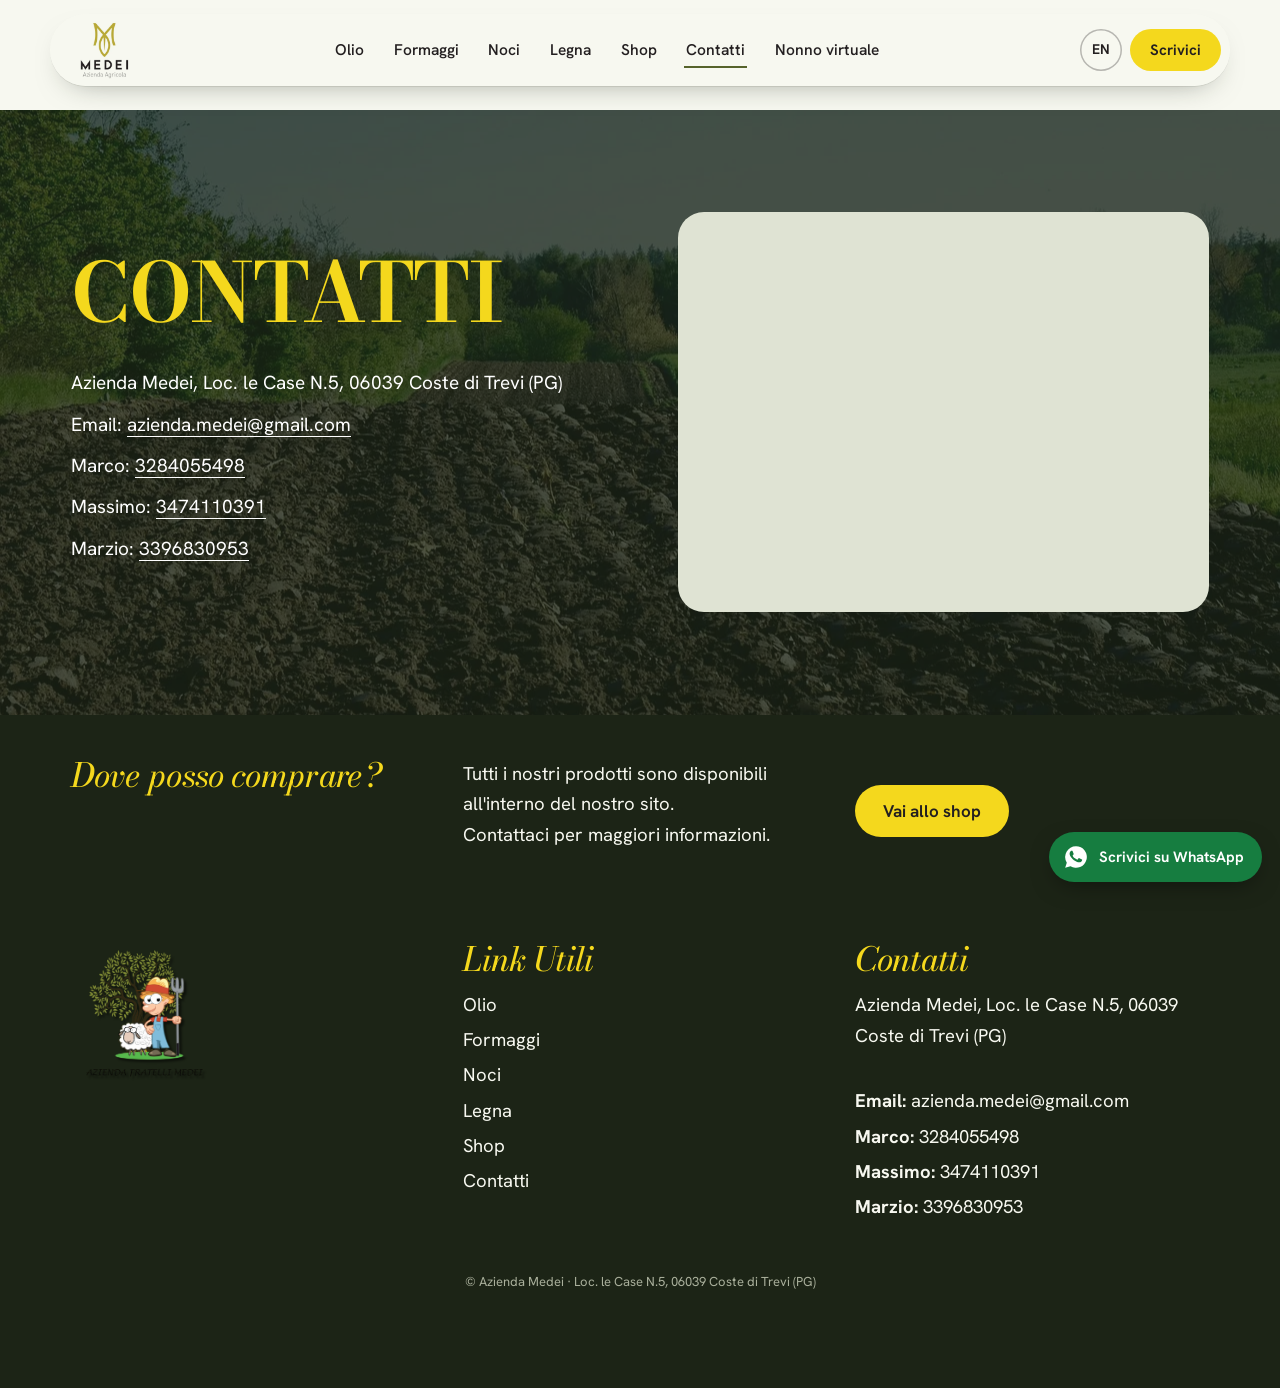
<file: contatti/index.html>
<!DOCTYPE html>
<html lang="it">
<head>
<meta charset="utf-8">
<meta name="viewport" content="width=device-width, initial-scale=1">
<title>Contatti | Azienda Medei</title>
<meta name="description" content="Contattaci per scoprire di più sulla nostra realtà o se hai bisogno di informazioni aggiuntive sui nostri prodotti.">
<link rel="canonical" href="https://aziendamedei.com/contatti/">
<link rel="alternate" hreflang="it" href="https://aziendamedei.com/contatti/"><link rel="alternate" hreflang="en" href="https://aziendamedei.com/en/contact/"><link rel="alternate" hreflang="x-default" href="https://aziendamedei.com/contatti/">
<meta property="og:type" content="website">
<meta property="og:locale" content="it_IT">
<meta property="og:site_name" content="Azienda Medei">
<meta property="og:title" content="Contatti | Azienda Medei">
<meta property="og:description" content="Contattaci per scoprire di più sulla nostra realtà o se hai bisogno di informazioni aggiuntive sui nostri prodotti.">
<meta property="og:url" content="https://aziendamedei.com/contatti/">
<meta property="og:image" content="https://aziendamedei.com/img/11bf4ddb-1d9d-4014-947c-0e4c5b2a269a.webp">
<meta name="twitter:card" content="summary_large_image">
<meta name="theme-color" content="#1C2416">
<link rel="icon" href="../img/favicon.png" type="image/png">
<link rel="preload" href="../font/bodoni-moda-latin-wght-normal.woff2" as="font" type="font/woff2" crossorigin>
<link rel="preload" href="../font/hanken-grotesk-latin-wght-normal.woff2" as="font" type="font/woff2" crossorigin>
<link rel="stylesheet" href="../css/stile.css">
<script>document.documentElement.classList.add('js');setTimeout(function(){if(!window.__medeiAnim)document.documentElement.classList.remove('js')},2500)</script>

</head>
<body class="senza-copertina">
<a class="salta" href="#contenuto">Vai al contenuto</a><header class="testata" id="testata"><div class="barra"><a class="logo" href="../" aria-label="Azienda Medei, home"><img src="../img/logo-medei.webp" alt="Medei Azienda Agricola" width="400" height="372"></a><nav aria-label="Menu principale"><ul class="menu" id="menu"><li><a href="../olio-trevi-umbria/">Olio</a></li><li><a href="../pecorino-italiano/">Formaggi</a></li><li><a href="../noci-italiane/">Noci</a></li><li><a href="../vendita-di-legna-da-ardere-a-trevi-foligno/">Legna</a></li><li><a href="../shop/">Shop</a></li><li><a href="../contatti/" aria-current="page">Contatti</a></li><li><a href="https://nonno-andrea-azienda-medei.vercel.app/" rel="noopener">Nonno virtuale</a></li></ul></nav><div class="barra-fine"><a class="lingua" href="../en/contact/" lang="en" hreflang="en">EN</a><a class="carrello" id="hd-carrello" href="../shop/#preventivo" hidden>Preventivo <b></b></a><a class="btn piccolo" href="https://wa.me/393317294483">Scrivici</a><button class="apri-menu" aria-label="Apri il menu" aria-expanded="false" aria-controls="menu"><span></span><span></span></button></div></div></header>
<main id="contenuto">
<section class="sez su-foto" style="background-image:url(../img/fields-field-landscape-agriculture-spring-plowed-plow-earth.webp)"><div class="wrap"><div class="riga n2"><div class="col" style="flex:1 1 50%"><h1 class="titolo" style="font-size:clamp(35px,3.47vw,50px);color:#FEC321;text-align:left">CONTATTI</h1><img class="fregio" src="../img/fregio-chiaro.webp" alt="" width="250" height="50" style="margin-left:0"><ul class="elenco"><li>Azienda Medei, Loc. le Case N.5, 06039 Coste di Trevi (PG)</li><li>Email: <a href="mailto:azienda.medei@gmail.com">azienda.medei@gmail.com</a></li><li>Marco: <a href="tel:+393284055498">3284055498</a></li><li>Massimo: <a href="tel:+393474110391">3474110391</a></li><li>Marzio: <a href="tel:+393396830953">3396830953</a></li></ul></div><div class="col" style="flex:1 1 50%"><iframe class="mappa" title="Mappa: dove si trova l&#x27;Azienda Medei" loading="lazy" referrerpolicy="no-referrer-when-downgrade" src="https://maps.google.com/maps?q=Localit%C3%A0+Coste+S.+Paolo%2C+16A%2C+06039+Coste+PG&amp;z=13&amp;output=embed"></iframe></div></div></div></section>
<section class="sez scuro" style="background-color:#231F20"><div class="wrap"><div class="riga n3"><div class="col"><h3 class="titolo" style="font-size:clamp(30px,3.47vw,50px);color:#F4D81D;text-align:left">Dove posso comprare?</h3></div><div class="col"><div class="testo" style="text-align:left"><p>Tutti i nostri prodotti sono disponibili all'interno del nostro sito. <br>Contattaci per maggiori informazioni.</p></div></div><div class="col"><p class="azione" style="text-align:center"><a class="btn" href="../shop/">Vai allo shop</a></p></div></div></div></section>
<section class="sez scuro" style="background-color:#231F20"><div class="wrap"><div class="riga n3"><div class="col"><img src="../img/11bf4ddb-1d9d-4014-947c-0e4c5b2a269a.webp" alt="logo azienda medei" width="1400" height="1397" class="foto" loading="lazy" decoding="async"></div><div class="col"><h3 class="titolo" style="font-size:clamp(30px,1.74vw,25px);color:#F4D81D;text-align:left">Link Utili</h3><div class="testo" style="text-align:center"><p><a href="../olio-trevi-umbria/">Olio</a></p></div><div class="testo" style="text-align:center"><p><a href="../pecorino-italiano/">Formaggi</a></p></div><div class="testo" style="text-align:center"><p><a href="../noci-italiane/">Noci</a></p></div><div class="testo" style="text-align:center"><p><a href="../vendita-di-legna-da-ardere-a-trevi-foligno/">Legna</a></p></div><div class="testo" style="text-align:center"><p><a href="../shop/">Shop</a></p></div><div class="testo" style="text-align:center"><p><a href="../contatti/">Contatti</a></p></div></div><div class="col"><h3 class="titolo" style="font-size:clamp(30px,1.74vw,25px);color:#F4D81D;text-align:left">Contatti</h3><div class="testo" style="text-align:center"><p>Azienda Medei, Loc. le Case N.5, 06039 Coste di Trevi (PG)</p><p><strong><br>Email:</strong> azienda.medei@gmail.com</p><p><strong>Marco:</strong> 3284055498</p><p><strong>Massimo:</strong> 3474110391</p><p><strong>Marzio:</strong> 3396830953</p></div></div></div></div></section>
</main>
<p id="annuncio" class="solo-lettori" aria-live="polite"></p>
<p class="copy">© Azienda Medei · Loc. le Case N.5, 06039 Coste di Trevi (PG)</p>
<a class="wa-fisso" href="https://wa.me/393317294483?text=Ciao%20Luca%2C%20ti%20contatto%20per%20avere%20informazioni%20sulla%20azienda%20Medei." aria-label="Scrivici su WhatsApp"><svg viewBox="0 0 24 24" aria-hidden="true"><path d="M12 2a10 10 0 0 0-8.500 15.200L2 22l4.900-1.400A10 10 0 1 0 12 2Zm5.300 13.600c-.200.600-1.300 1.200-1.800 1.200-.500.100-1 .300-3.400-.700-2.900-1.200-4.700-4.100-4.900-4.300-.100-.200-1.100-1.500-1.100-2.900s.700-2 1-2.300c.200-.300.500-.300.700-.300h.500c.200 0 .400 0 .600.500l.900 2.100c.100.200.100.300 0 .500l-.300.500-.400.500c-.100.100-.300.300-.100.600.200.300.700 1.200 1.600 2 1.100.900 2 1.200 2.300 1.400.300.100.400.100.600-.100l.900-1.100c.200-.300.400-.200.700-.100l2 1c.300.100.500.200.500.300.100.100.100.700-.200 1.300Z"/></svg><span>Scrivici su WhatsApp</span></a>
<nav class="barra-bassa" aria-label="Azioni rapide"><a href="../shop/">Prodotti</a><a href="../shop/#preventivo" id="bb-prev">Preventivo<b id="bb-tot"></b></a><a class="bb-wa" href="https://wa.me/393317294483"><svg viewBox="0 0 24 24" aria-hidden="true"><path d="M12 2a10 10 0 0 0-8.500 15.200L2 22l4.900-1.400A10 10 0 1 0 12 2Zm5.300 13.600c-.200.600-1.300 1.200-1.800 1.200-.500.100-1 .300-3.400-.700-2.900-1.200-4.700-4.100-4.900-4.300-.100-.200-1.100-1.500-1.100-2.900s.700-2 1-2.300c.200-.300.500-.300.700-.300h.500c.200 0 .400 0 .600.500l.900 2.100c.100.200.100.300 0 .500l-.300.500-.400.500c-.100.100-.300.300-.100.600.200.300.700 1.200 1.600 2 1.100.900 2 1.200 2.300 1.400.300.100.400.100.600-.100l.900-1.100c.200-.300.400-.200.700-.100l2 1c.300.100.500.200.500.300.100.100.100.700-.200 1.300Z"/></svg>WhatsApp</a></nav>
<script src="../dati/prezzario.js"></script>
<script src="../js/vendor/gsap.min.js" defer></script>
<script src="../js/vendor/ScrollTrigger.min.js" defer></script>
<script src="../js/vendor/SplitText.min.js" defer></script>
<script src="../js/vendor/lenis.min.js" defer></script>
<script src="../js/sito.js" defer></script>
<script src="../js/movimento.js" defer></script>
</body>
</html>
</file>
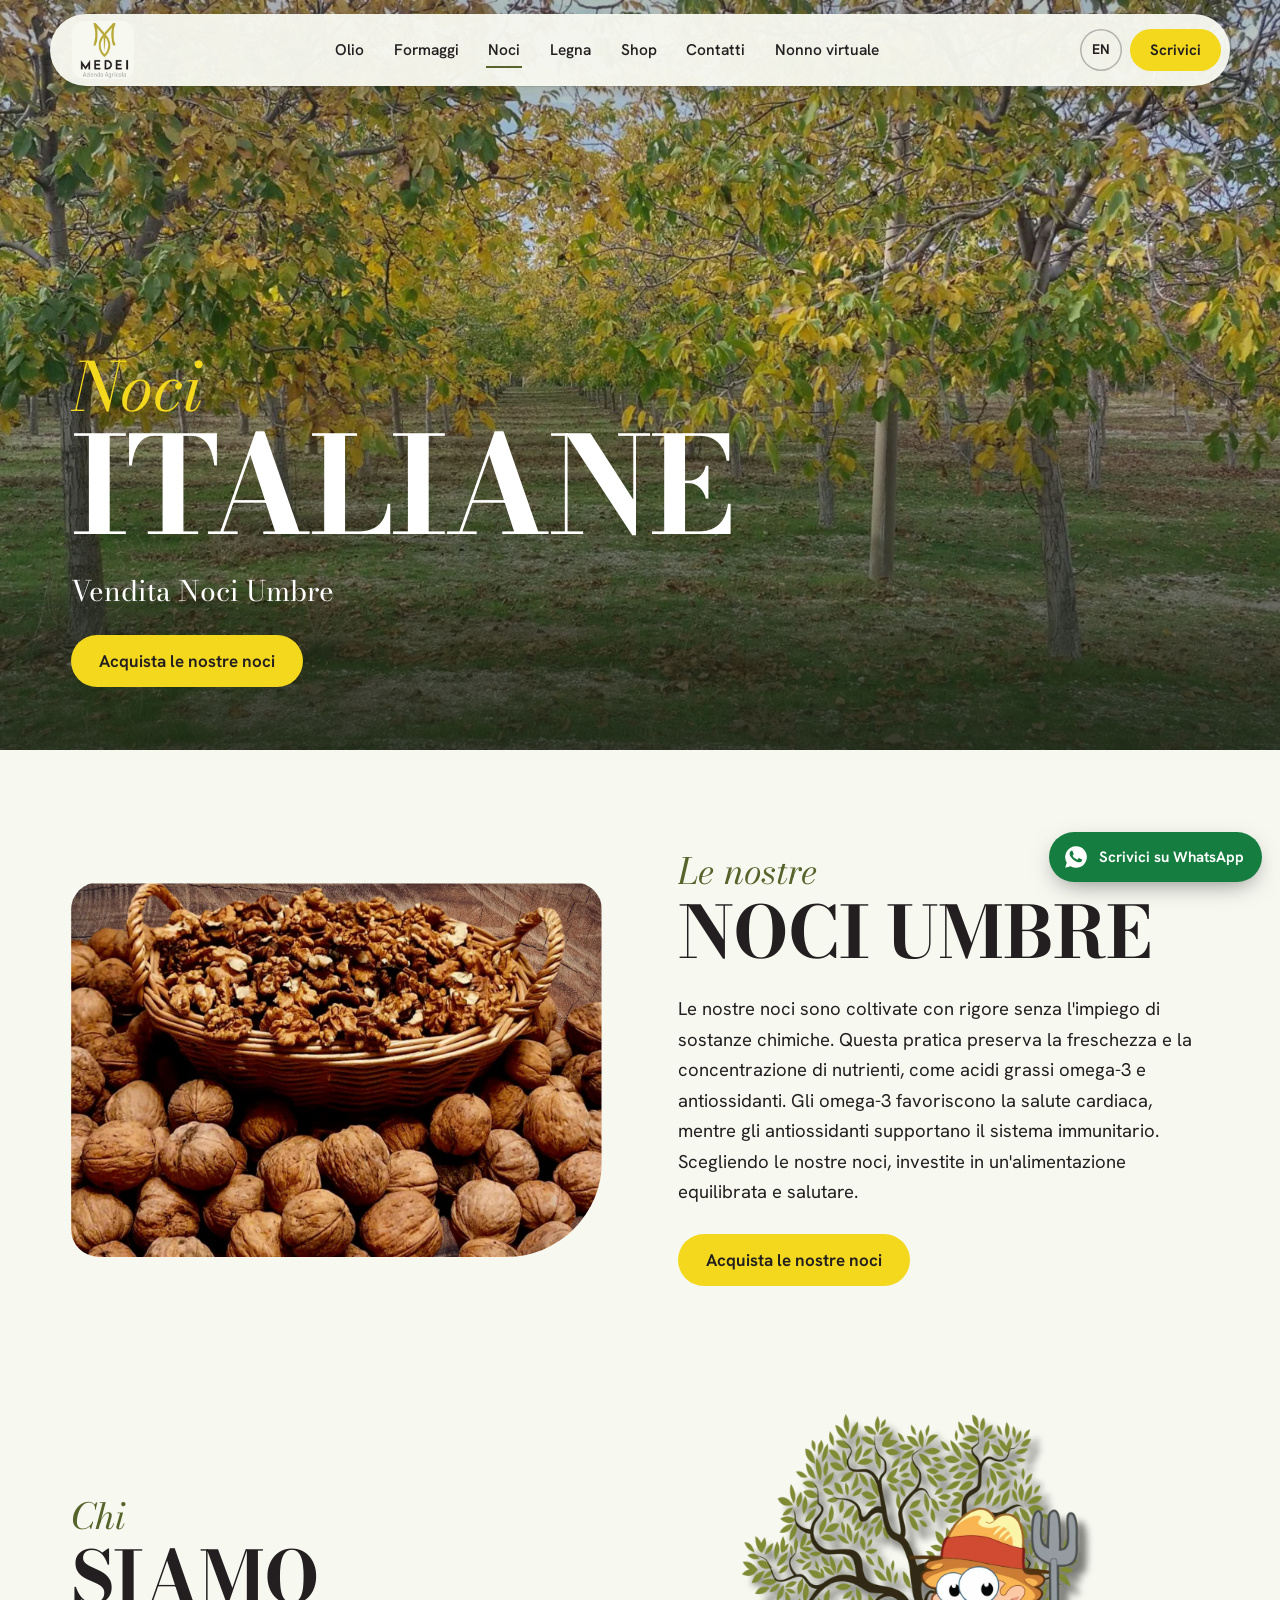
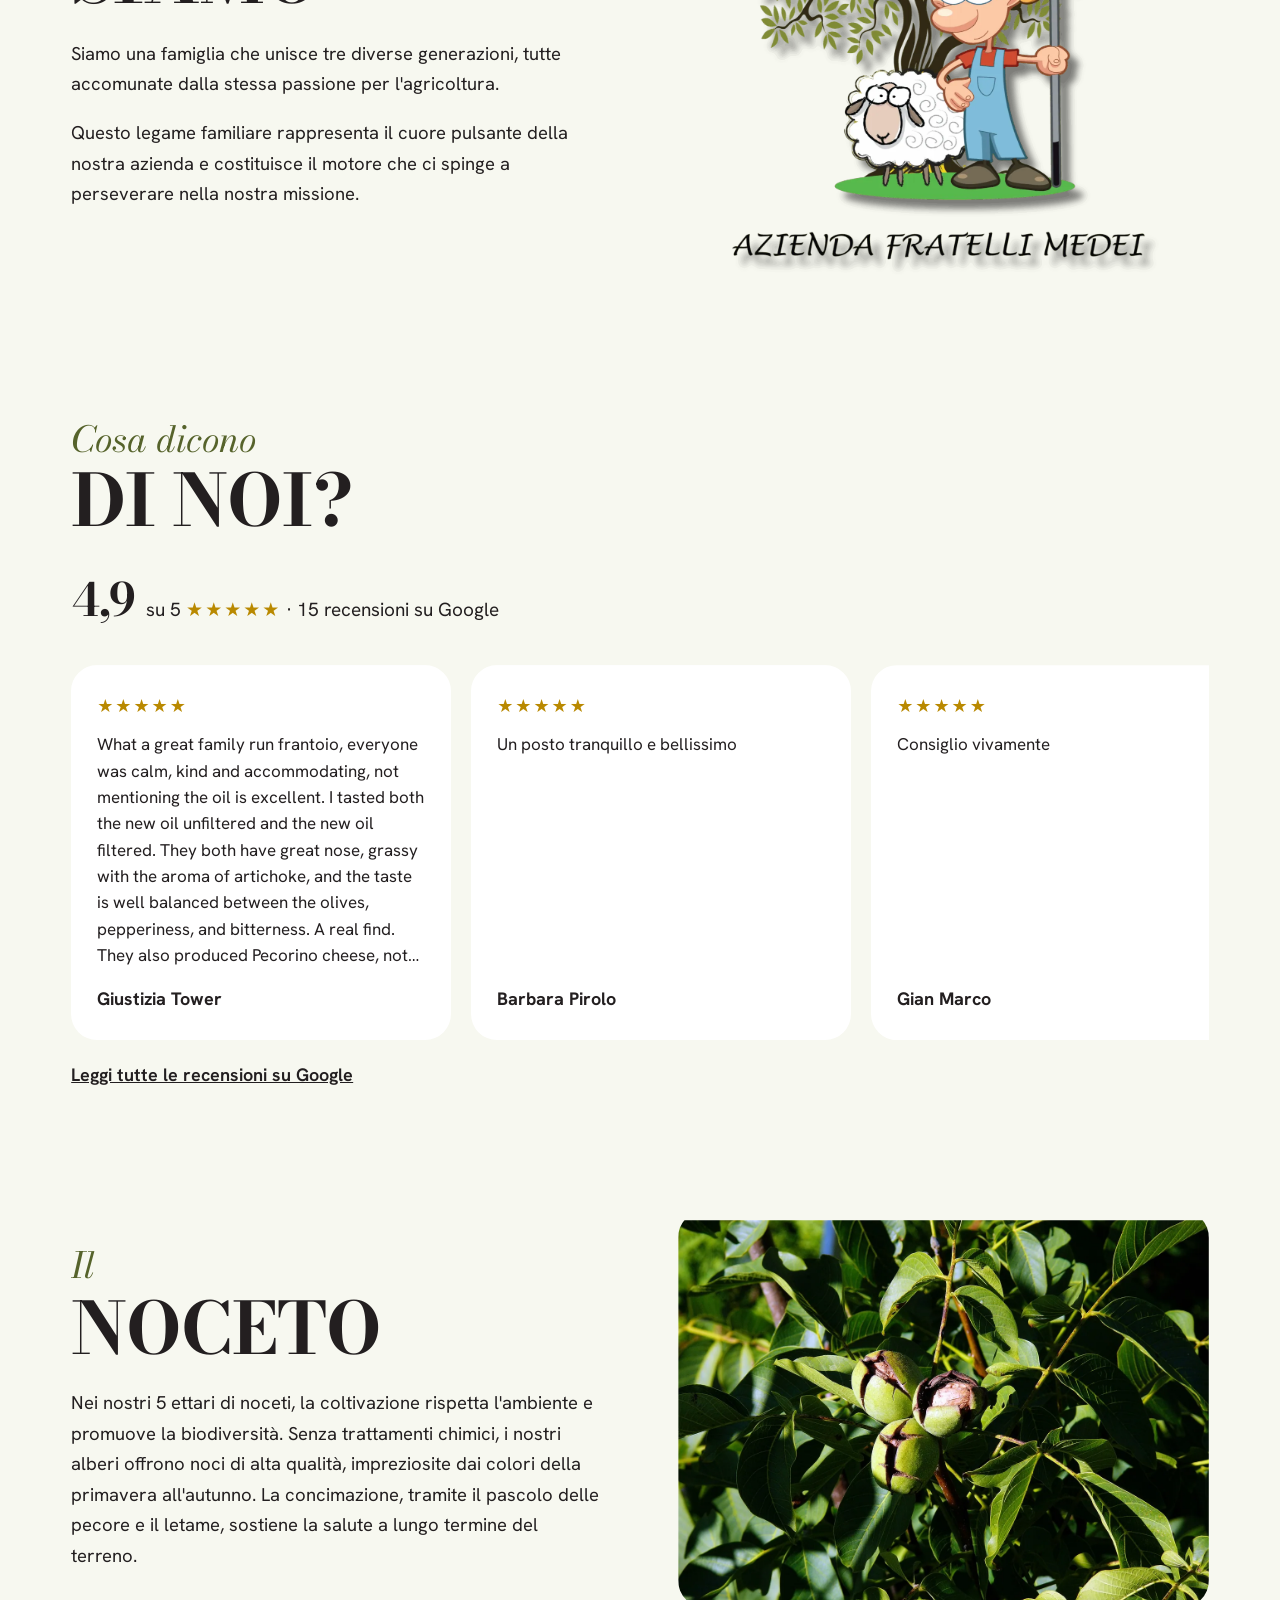
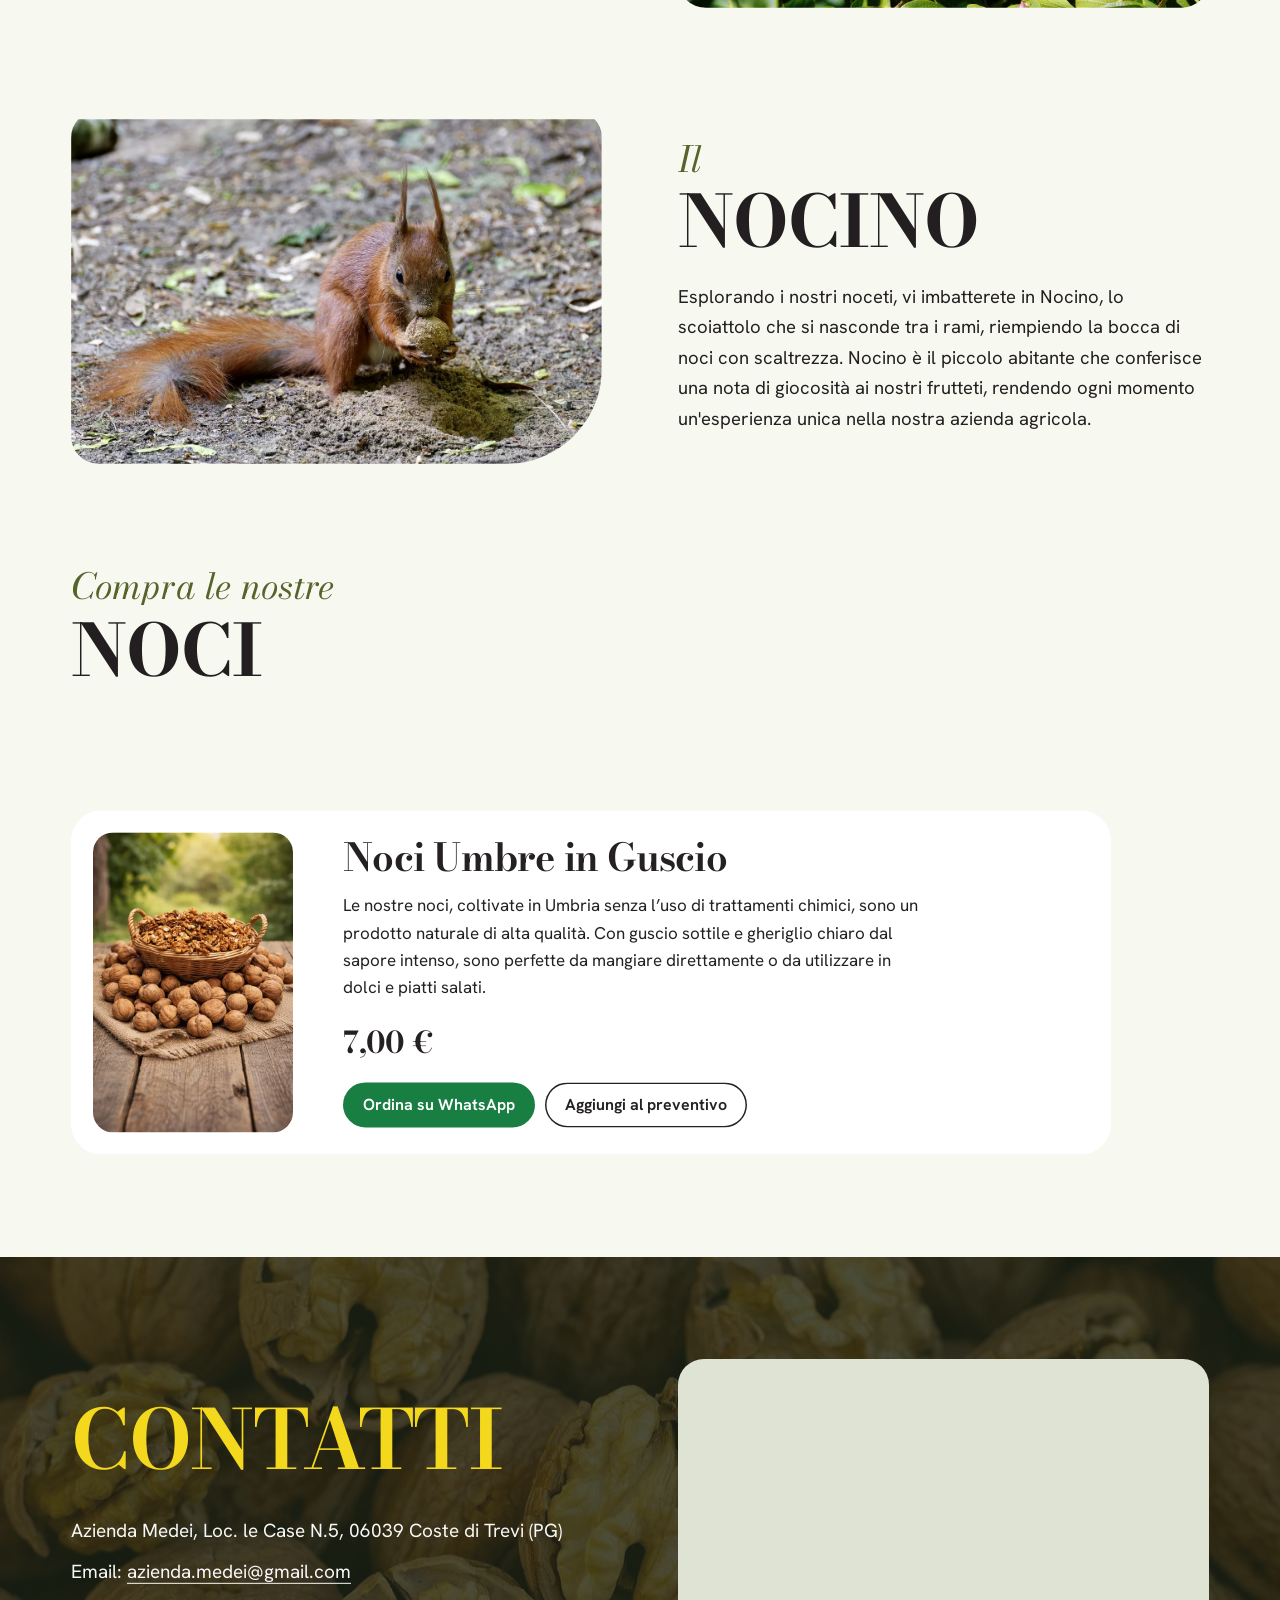
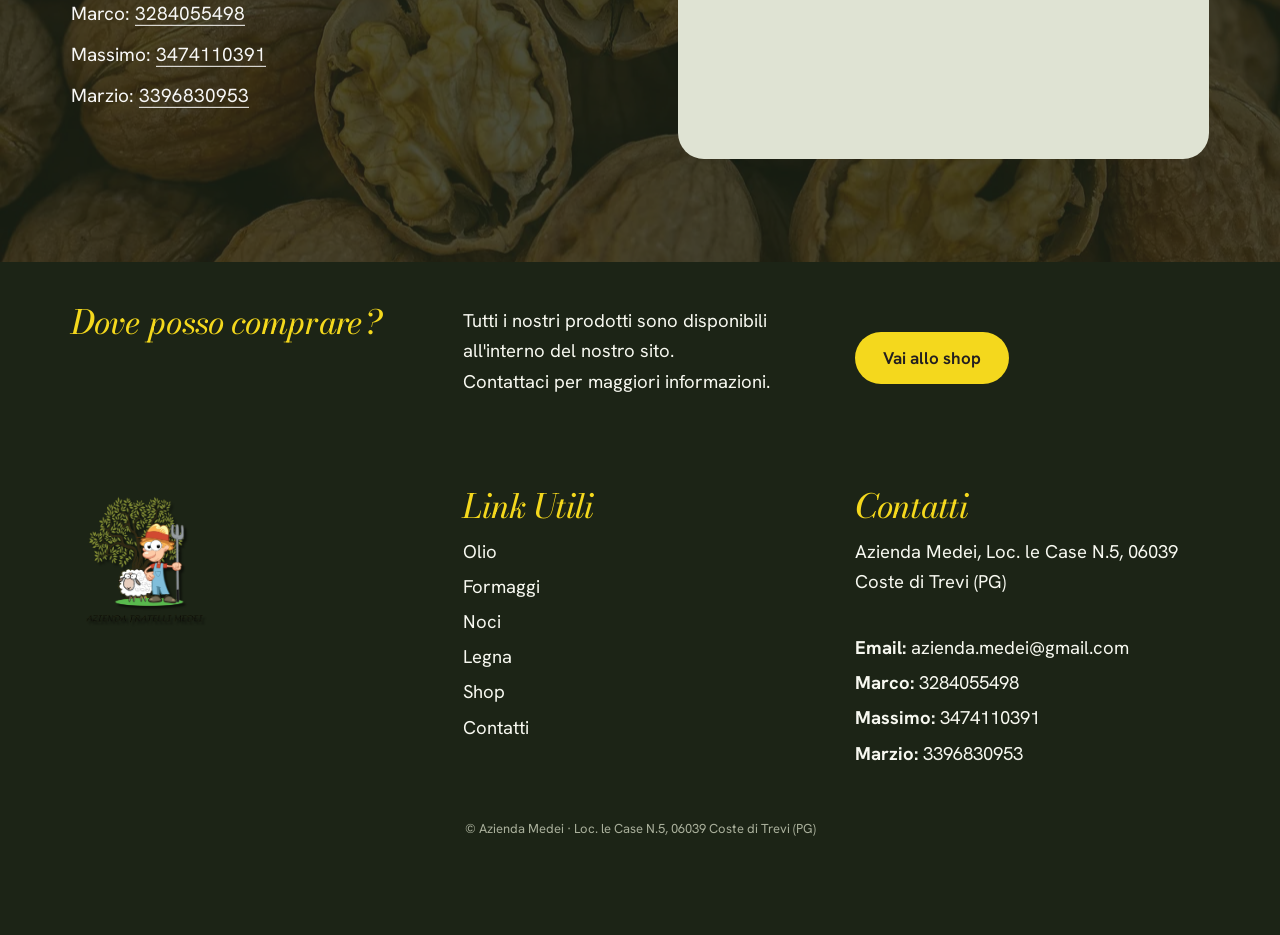
<file: noci-italiane/index.html>
<!DOCTYPE html>
<html lang="it">
<head>
<meta charset="utf-8">
<meta name="viewport" content="width=device-width, initial-scale=1">
<title>Noci italiane | Azienda Medei _ Olio e formaggio</title>
<meta name="description" content="Noci biologiche italiane di produzione propria. Noci non trattate lasciate totalmente al naturale. Noceti usati per il pascolo.">
<link rel="canonical" href="https://aziendamedei.com/noci-italiane/">

<meta property="og:type" content="website">
<meta property="og:locale" content="it_IT">
<meta property="og:site_name" content="Azienda Medei">
<meta property="og:title" content="Noci italiane | Azienda Medei _ Olio e formaggio">
<meta property="og:description" content="Noci biologiche italiane di produzione propria. Noci non trattate lasciate totalmente al naturale. Noceti usati per il pascolo.">
<meta property="og:url" content="https://aziendamedei.com/noci-italiane/">
<meta property="og:image" content="https://aziendamedei.com/img/20231116-141209-scaled.webp">
<meta name="twitter:card" content="summary_large_image">
<meta name="theme-color" content="#1C2416">
<link rel="icon" href="../img/favicon.png" type="image/png">
<link rel="preload" href="../font/bodoni-moda-latin-wght-normal.woff2" as="font" type="font/woff2" crossorigin>
<link rel="preload" href="../font/hanken-grotesk-latin-wght-normal.woff2" as="font" type="font/woff2" crossorigin>
<link rel="stylesheet" href="../css/stile.css">
<script>document.documentElement.classList.add('js');setTimeout(function(){if(!window.__medeiAnim)document.documentElement.classList.remove('js')},2500)</script>
<script type="application/ld+json">{"@context": "https://schema.org", "@type": "Product", "name": "Noci Umbre in Guscio", "description": "Le nostre noci, coltivate in Umbria senza l’uso di trattamenti chimici, sono un prodotto naturale di alta qualità. Con guscio sottile e gheriglio chiaro dal sapore intenso, sono perfette da mangiare direttamente o da utilizzare in dolci e piatti salati.", "image": "https://aziendamedei.com/img/noci.webp", "brand": {"@type": "Brand", "name": "Azienda Medei"}, "offers": {"@type": "Offer", "price": "7.00", "priceCurrency": "EUR", "availability": "https://schema.org/InStock", "url": "https://aziendamedei.com/noci-italiane/"}}</script>
</head>
<body class="con-copertina">
<a class="salta" href="#contenuto">Vai al contenuto</a><header class="testata" id="testata"><div class="barra"><a class="logo" href="../" aria-label="Azienda Medei, home"><img src="../img/logo-medei.webp" alt="Medei Azienda Agricola" width="400" height="372"></a><nav aria-label="Menu principale"><ul class="menu" id="menu"><li><a href="../olio-trevi-umbria/">Olio</a></li><li><a href="../pecorino-italiano/">Formaggi</a></li><li><a href="../noci-italiane/" aria-current="page">Noci</a></li><li><a href="../vendita-di-legna-da-ardere-a-trevi-foligno/">Legna</a></li><li><a href="../shop/">Shop</a></li><li><a href="../contatti/">Contatti</a></li><li><a href="https://nonno-andrea-azienda-medei.vercel.app/" rel="noopener">Nonno virtuale</a></li></ul></nav><div class="barra-fine"><a class="lingua" href="../en/azienda-medei/" lang="en" hreflang="en">EN</a><a class="carrello" id="hd-carrello" href="../shop/#preventivo" hidden>Preventivo <b></b></a><a class="btn piccolo" href="https://wa.me/393317294483">Scrivici</a><button class="apri-menu" aria-label="Apri il menu" aria-expanded="false" aria-controls="menu"><span></span><span></span></button></div></div></header>
<main id="contenuto">
<div class="copertina" style="--h:750px;--hm:600px;background-image:url(../img/20231116-141209-scaled.webp)"><video class="sfondo" src="../video/nocibreve-3-2.mp4" poster="../img/20231116-141209-scaled.webp" autoplay muted loop playsinline preload="metadata" aria-hidden="true"></video><div class="wrap"><div class="blocco"><h1 class="duo grande"><span>noci</span> italiane</h1><h2 class="titolo" style="color:#FFFFFF;text-align:center">Vendita Noci Umbre</h2><p class="azione" style="text-align:center"><a class="btn" href="#noci">Acquista le nostre noci</a></p></div></div></div>
<section class="sez"><div class="wrap"><div class="riga n2 inversa-mobile"><div class="col" style="flex:1 1 50%"><img src="../img/copia-di-copia-di-copia-di-copia-di-progetto-senza-titolo.webp" alt="Vendita Noci Umbre - Azienda Medei" width="1400" height="990" class="foto" loading="lazy" decoding="async"></div><div class="col" style="flex:1 1 50%"><h3 class="duo" style="text-align:left"><span>le nostre</span> noci UMBRE</h3><img class="fregio" src="../img/fregio.webp" alt="" width="250" height="50" style="margin-left:0"><div class="testo" style="text-align:left"><p>Le nostre noci sono coltivate con rigore senza l'impiego di sostanze chimiche. Questa pratica preserva la freschezza e la concentrazione di nutrienti, come acidi grassi omega-3 e antiossidanti. Gli omega-3 favoriscono la salute cardiaca, mentre gli antiossidanti supportano il sistema immunitario. Scegliendo le nostre noci, investite in un'alimentazione equilibrata e salutare.</p></div><p class="azione" style="text-align:left"><a class="btn" href="#noci">Acquista le nostre noci</a></p></div></div></div></section>
<section class="sez"><div class="wrap"><div class="riga n2 inversa"><div class="col" style="flex:1 1 50%"><img src="../img/11bf4ddb-1d9d-4014-947c-0e4c5b2a269a.webp" alt="logo azienda medei" width="1400" height="1397" class="foto" loading="lazy" decoding="async"></div><div class="col" style="flex:1 1 50%"><h3 class="duo" style="text-align:left"><span>Chi</span> Siamo</h3><img class="fregio" src="../img/fregio.webp" alt="" width="250" height="50" style="margin-left:0"><div class="testo" style="text-align:left"><p>Siamo una famiglia che unisce tre diverse generazioni, tutte accomunate dalla stessa passione per l'agricoltura.  </p><p>Questo legame familiare rappresenta il cuore pulsante della nostra azienda e costituisce il motore che ci spinge a perseverare nella nostra missione.</p></div></div></div></div></section>
<section class="sez"><div class="wrap"><h3 class="duo" style="text-align:center"><span>cosa dicono</span> di noi?</h3><img class="fregio" src="../img/fregio.webp" alt="" width="250" height="50"><div class="recensioni"><p class="rec-voto"><strong>4,9</strong> su 5 <span class="stelle" aria-hidden="true">★★★★★</span> · 15 recensioni su Google</p><div class="scorri" tabindex="0"><figure class="recensione"><div class="stelle" aria-label="5 su 5">★★★★★</div><blockquote>What a great family run frantoio, everyone was calm, kind and accommodating, not mentioning the oil is excellent.  I tasted both the new oil unfiltered and the new oil filtered.  They both have great nose, grassy with the aroma of artichoke, and  the taste is well balanced between the olives,  pepperiness,   and bitterness.  A real find.
They also produced Pecorino cheese, not overly salty with a hint of sweetness.  You can tell it&#x27;s from the happy sheep.</blockquote><figcaption>Giustizia Tower</figcaption></figure><figure class="recensione"><div class="stelle" aria-label="5 su 5">★★★★★</div><blockquote>Un posto tranquillo e bellissimo</blockquote><figcaption>Barbara Pirolo</figcaption></figure><figure class="recensione"><div class="stelle" aria-label="5 su 5">★★★★★</div><blockquote>Consiglio vivamente</blockquote><figcaption>Gian Marco</figcaption></figure><figure class="recensione"><div class="stelle" aria-label="5 su 5">★★★★★</div><blockquote>Magnifica, cucummeru speciale</blockquote><figcaption>Lorenzo Angeloni</figcaption></figure><figure class="recensione"><div class="stelle" aria-label="5 su 5">★★★★★</div><blockquote>Bellq</blockquote><figcaption>Tommaso Pesca</figcaption></figure><figure class="recensione"><div class="stelle" aria-label="4 su 5">★★★★☆</div><blockquote>Una esperienza indimenticabile, formaggio ottimo, vi consiglio a tutti questa esperienza</blockquote><figcaption>Samuele Mondi</figcaption></figure></div><p><a class="rec-link" href="https://www.google.com/maps/place/?q=place_id:ChIJaVRViU2ILhMRIanPIkEX7s4" rel="noopener">Leggi tutte le recensioni su Google</a></p></div></div></section>
<section class="sez"><div class="wrap"><div class="riga n2 inversa-mobile"><div class="col" style="flex:1 1 50%"><h3 class="duo" style="text-align:center"><span>il</span> noceto</h3><img class="fregio" src="../img/fregio.webp" alt="" width="250" height="50"><div class="testo" style="text-align:center"><p>Nei nostri 5 ettari di noceti, la coltivazione rispetta l'ambiente e promuove la biodiversità. Senza trattamenti chimici, i nostri alberi offrono noci di alta qualità, impreziosite dai colori della primavera all'autunno. La concimazione, tramite il pascolo delle pecore e il letame, sostiene la salute a lungo termine del terreno.</p></div></div><div class="col" style="flex:1 1 50%"><img src="../img/tree-nut-967128-1280.webp" alt="Il noceto - Azienda Medei" width="1280" height="960" class="foto" loading="lazy" decoding="async"></div></div></div></section>
<section class="sez"><div class="wrap"><div class="riga n2 inversa-mobile"><div class="col" style="flex:1 1 50%"><img src="../img/squirrel-7217915-1280.webp" alt="Il noceto - Azienda Medei" width="1280" height="853" class="foto" loading="lazy" decoding="async"></div><div class="col" style="flex:1 1 50%"><h3 class="duo" style="text-align:center"><span>il</span> nocino</h3><img class="fregio" src="../img/fregio.webp" alt="" width="250" height="50"><div class="testo" style="text-align:center"><p>Esplorando i nostri noceti, vi imbatterete in Nocino, lo scoiattolo che si nasconde tra i rami, riempiendo la bocca di noci con scaltrezza. Nocino è il piccolo abitante che conferisce una nota di giocosità ai nostri frutteti, rendendo ogni momento un'esperienza unica nella nostra azienda agricola.</p></div></div></div></div></section>
<section class="sez" id="noci"><div class="wrap"><h3 class="duo" style="text-align:center"><span>compra le nostre</span> noci</h3><img class="fregio" src="../img/fregio.webp" alt="" width="250" height="50"></div></section>
<section class="sez"><div class="wrap"><div class="prodotti-lista"><article class="prodotto" data-prodotto="noci" data-nome="Noci Umbre in Guscio"><div class="p-foto"><img src="../img/noci.webp" alt="Noci Umbre in Guscio" width="600" height="900" loading="lazy" decoding="async"></div><div class="p-testo"><h3>Noci Umbre in Guscio</h3><p class="descr">Le nostre noci, coltivate in Umbria senza l’uso di trattamenti chimici, sono un prodotto naturale di alta qualità. Con guscio sottile e gheriglio chiaro dal sapore intenso, sono perfette da mangiare direttamente o da utilizzare in dolci e piatti salati.</p><p class="prezzo" data-prezzo="noci">7,00 €</p><div class="p-azioni"><a class="btn wa" data-ordina href="https://wa.me/393317294483">Ordina su WhatsApp</a><button type="button" class="btn chiaro" data-aggiungi>Aggiungi al preventivo</button></div></div></article></div></div></section>
<section class="sez su-foto" id="contatti" style="background-image:url(../img/walnut-6757506-1280.webp)"><div class="wrap"><div class="riga n2"><div class="col" style="flex:1 1 50%"><h3 class="titolo" style="font-size:clamp(35px,3.47vw,50px);color:#F4D81D;text-align:left">CONTATTI</h3><img class="fregio" src="../img/fregio-chiaro.webp" alt="" width="250" height="50" style="margin-left:0"><ul class="elenco"><li>Azienda Medei, Loc. le Case N.5, 06039 Coste di Trevi (PG)</li><li>Email: <a href="mailto:azienda.medei@gmail.com">azienda.medei@gmail.com</a></li><li>Marco: <a href="tel:+393284055498">3284055498</a></li><li>Massimo: <a href="tel:+393474110391">3474110391</a></li><li>Marzio: <a href="tel:+393396830953">3396830953</a></li></ul></div><div class="col" style="flex:1 1 50%"><iframe class="mappa" title="Mappa: dove si trova l&#x27;Azienda Medei" loading="lazy" referrerpolicy="no-referrer-when-downgrade" src="https://maps.google.com/maps?q=Localit%C3%A0+Coste+S.+Paolo%2C+16A%2C+06039+Coste+PG&amp;z=13&amp;output=embed"></iframe></div></div></div></section>
<section class="sez scuro" style="background-color:#231F20"><div class="wrap"><div class="riga n3"><div class="col"><h3 class="titolo" style="font-size:clamp(30px,3.47vw,50px);color:#F4D81D;text-align:left">Dove posso comprare?</h3></div><div class="col"><div class="testo" style="text-align:left"><p>Tutti i nostri prodotti sono disponibili all'interno del nostro sito. <br>Contattaci per maggiori informazioni.</p></div></div><div class="col"><p class="azione" style="text-align:center"><a class="btn" href="../shop/">Vai allo shop</a></p></div></div></div></section>
<section class="sez scuro" style="background-color:#231F20"><div class="wrap"><div class="riga n3"><div class="col"><img src="../img/11bf4ddb-1d9d-4014-947c-0e4c5b2a269a-1.webp" alt="Dove posso comprare? - Azienda Medei" width="1400" height="1397" class="foto" loading="lazy" decoding="async"></div><div class="col"><h3 class="titolo" style="font-size:clamp(30px,1.74vw,25px);color:#F4D81D;text-align:left">Link Utili</h3><div class="testo" style="text-align:center"><p><a href="../olio-trevi-umbria/">Olio</a></p></div><div class="testo" style="text-align:center"><p><a href="../pecorino-italiano/">Formaggi</a></p></div><div class="testo" style="text-align:center"><p><a href="../noci-italiane/">Noci</a></p></div><div class="testo" style="text-align:center"><p><a href="../vendita-di-legna-da-ardere-a-trevi-foligno/">Legna</a></p></div><div class="testo" style="text-align:center"><p><a href="../shop/">Shop</a></p></div><div class="testo" style="text-align:center"><p><a href="../contatti/">Contatti</a></p></div></div><div class="col"><h3 class="titolo" style="font-size:clamp(30px,1.74vw,25px);color:#F4D81D;text-align:left">Contatti</h3><div class="testo" style="text-align:center"><p>Azienda Medei, Loc. le Case N.5, 06039 Coste di Trevi (PG)</p><p><strong><br>Email:</strong> azienda.medei@gmail.com</p><p><strong>Marco:</strong> 3284055498</p><p><strong>Massimo:</strong> 3474110391</p><p><strong>Marzio:</strong> 3396830953</p></div></div></div></div></section>
</main>
<p id="annuncio" class="solo-lettori" aria-live="polite"></p>
<p class="copy">© Azienda Medei · Loc. le Case N.5, 06039 Coste di Trevi (PG)</p>
<a class="wa-fisso" href="https://wa.me/393317294483?text=Ciao%20Luca%2C%20ti%20contatto%20per%20avere%20informazioni%20sulla%20azienda%20Medei." aria-label="Scrivici su WhatsApp"><svg viewBox="0 0 24 24" aria-hidden="true"><path d="M12 2a10 10 0 0 0-8.500 15.200L2 22l4.900-1.400A10 10 0 1 0 12 2Zm5.300 13.600c-.200.600-1.300 1.200-1.800 1.200-.500.100-1 .300-3.400-.700-2.900-1.200-4.700-4.100-4.900-4.300-.100-.200-1.100-1.500-1.100-2.900s.700-2 1-2.300c.200-.300.500-.300.700-.300h.500c.200 0 .400 0 .600.500l.900 2.100c.100.200.100.300 0 .500l-.300.500-.400.500c-.100.100-.300.300-.100.600.200.300.700 1.200 1.600 2 1.100.900 2 1.200 2.300 1.400.300.100.400.100.600-.100l.900-1.100c.200-.300.400-.200.700-.100l2 1c.300.100.500.200.500.300.100.100.100.700-.200 1.300Z"/></svg><span>Scrivici su WhatsApp</span></a>
<nav class="barra-bassa" aria-label="Azioni rapide"><a href="../shop/">Prodotti</a><a href="../shop/#preventivo" id="bb-prev">Preventivo<b id="bb-tot"></b></a><a class="bb-wa" href="https://wa.me/393317294483"><svg viewBox="0 0 24 24" aria-hidden="true"><path d="M12 2a10 10 0 0 0-8.500 15.200L2 22l4.900-1.400A10 10 0 1 0 12 2Zm5.300 13.600c-.200.600-1.300 1.200-1.800 1.200-.500.100-1 .300-3.400-.700-2.900-1.200-4.700-4.100-4.900-4.300-.100-.200-1.100-1.500-1.100-2.900s.700-2 1-2.300c.200-.300.500-.300.700-.300h.500c.200 0 .400 0 .600.500l.900 2.100c.100.200.100.300 0 .500l-.300.500-.400.500c-.100.100-.300.300-.100.600.200.300.700 1.200 1.600 2 1.100.900 2 1.200 2.300 1.400.300.100.400.100.600-.100l.900-1.100c.200-.300.400-.200.700-.100l2 1c.300.100.500.200.500.300.100.100.100.700-.200 1.300Z"/></svg>WhatsApp</a></nav>
<script src="../dati/prezzario.js"></script>
<script src="../js/vendor/gsap.min.js" defer></script>
<script src="../js/vendor/ScrollTrigger.min.js" defer></script>
<script src="../js/vendor/SplitText.min.js" defer></script>
<script src="../js/vendor/lenis.min.js" defer></script>
<script src="../js/sito.js" defer></script>
<script src="../js/movimento.js" defer></script>
</body>
</html>
</file>
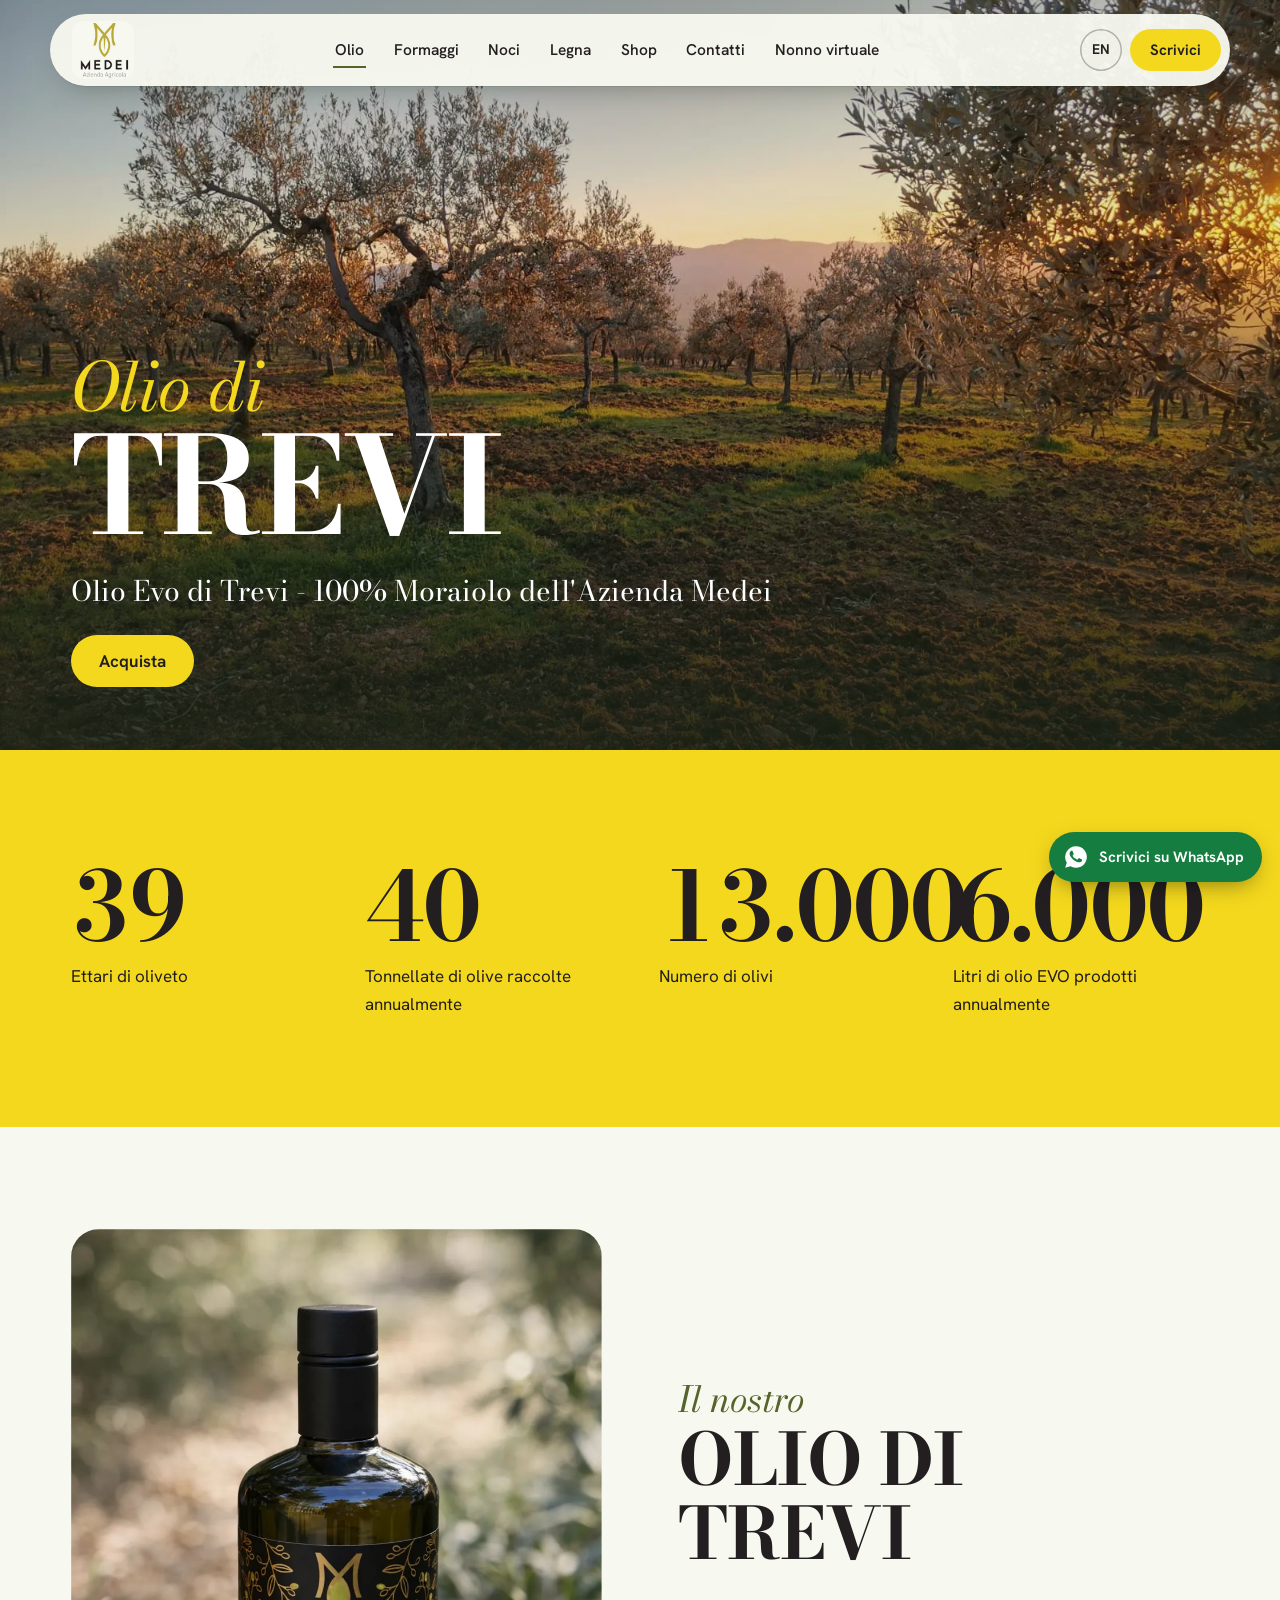
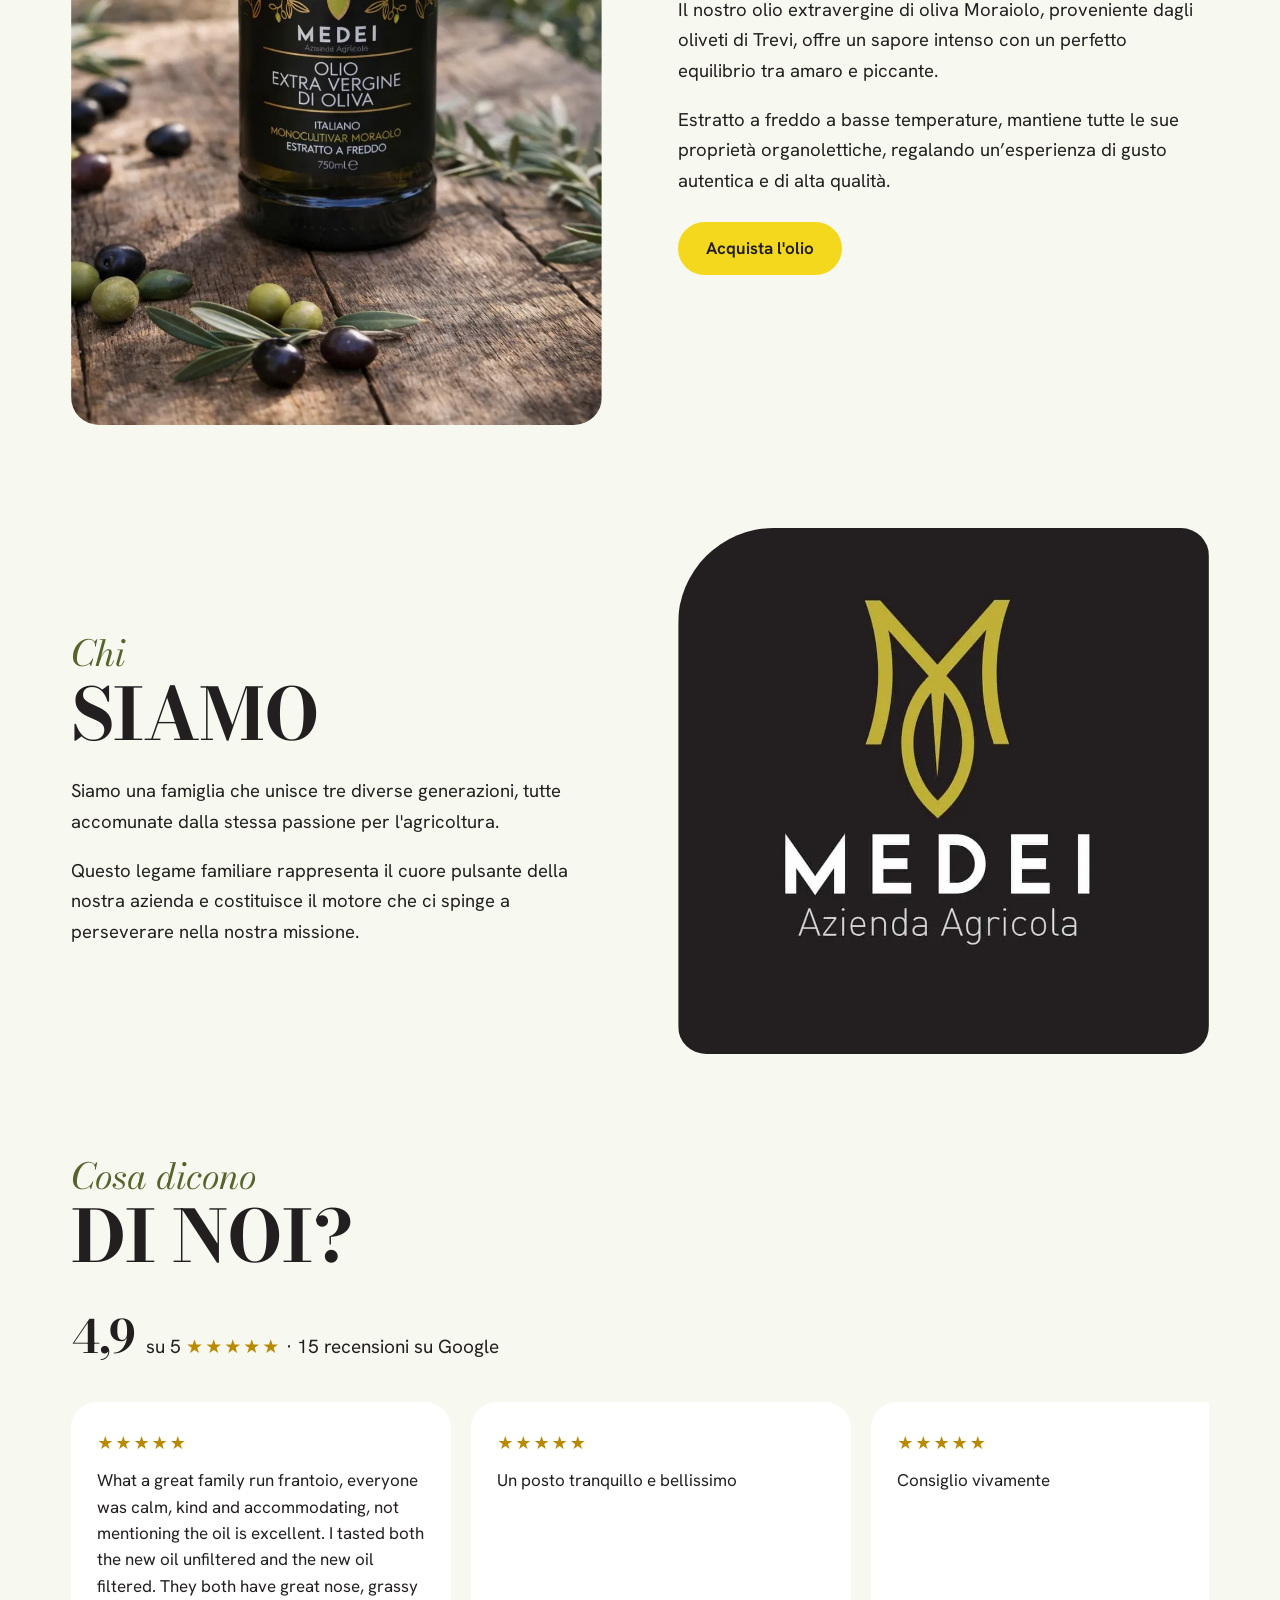
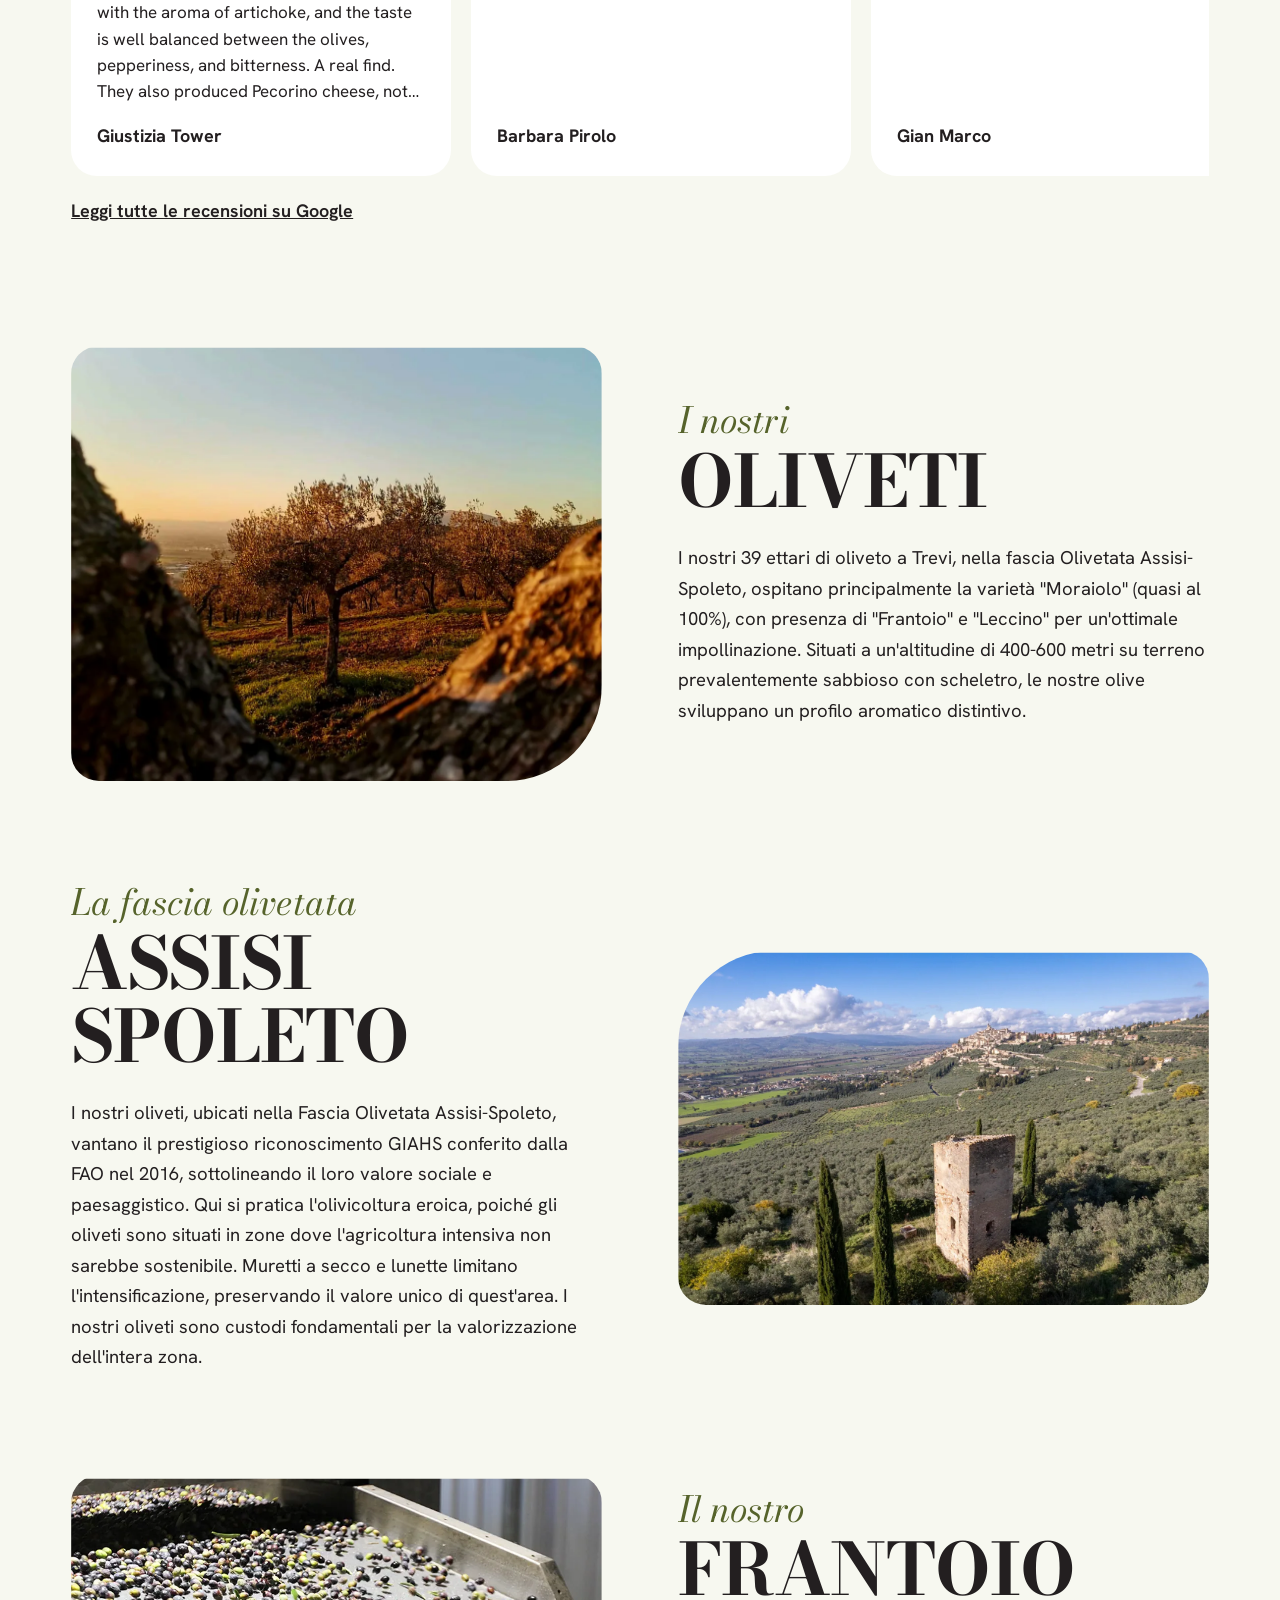
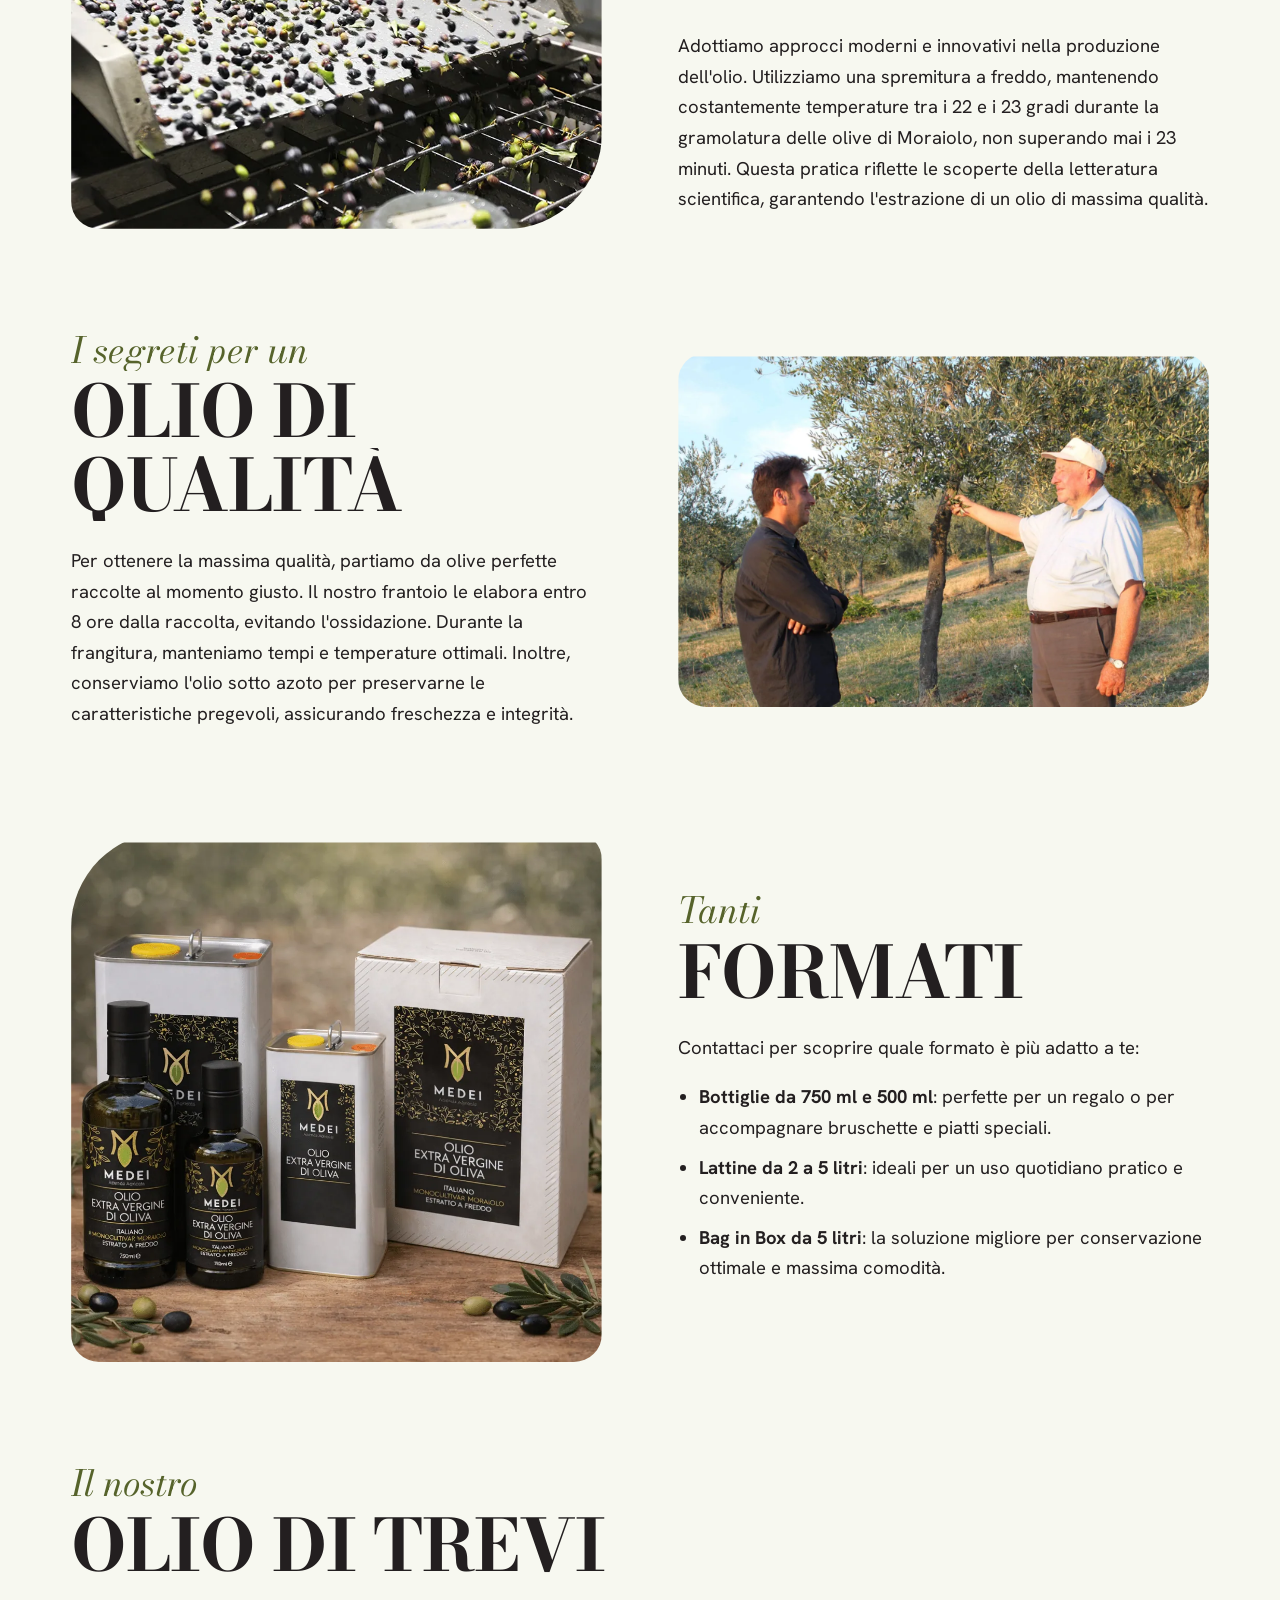
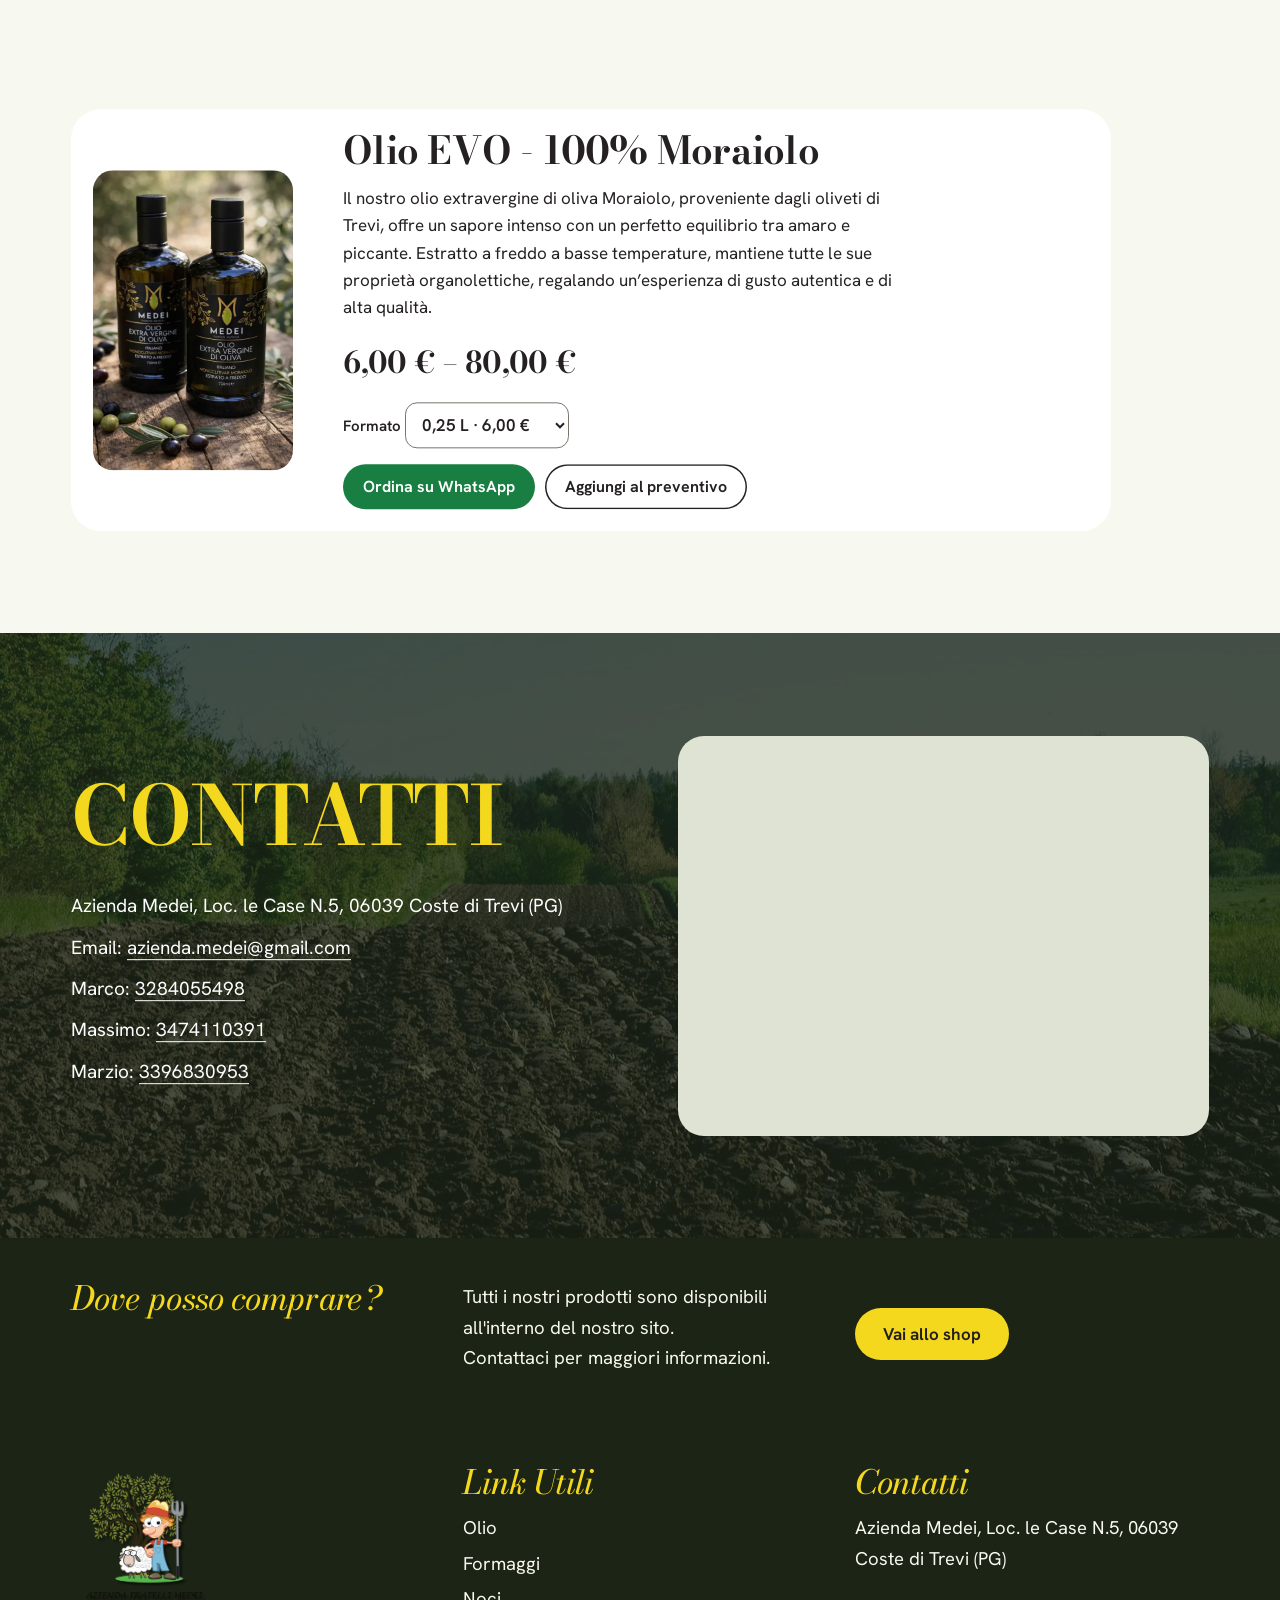
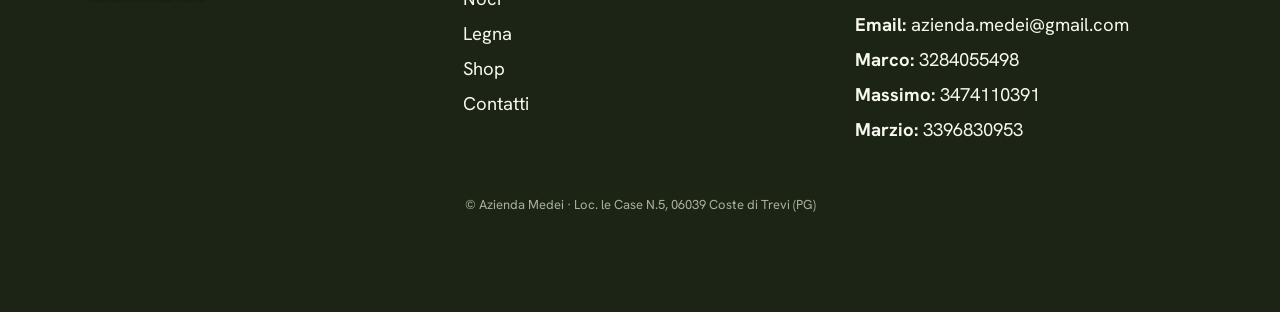
<file: olio-trevi-umbria/index.html>
<!DOCTYPE html>
<html lang="it">
<head>
<meta charset="utf-8">
<meta name="viewport" content="width=device-width, initial-scale=1">
<title>Olio di Trevi - Olio EVO Umbria | Azienda Medei</title>
<meta name="description" content="Olio biologico evo extravergine di oliva da olive di moraiolo. Olive spremute nel frantoio di proprietà. Olio di trevi biologico">
<link rel="canonical" href="https://aziendamedei.com/olio-trevi-umbria/">
<link rel="alternate" hreflang="it" href="https://aziendamedei.com/olio-trevi-umbria/"><link rel="alternate" hreflang="en" href="https://aziendamedei.com/en/olive-oil-en/"><link rel="alternate" hreflang="x-default" href="https://aziendamedei.com/olio-trevi-umbria/">
<meta property="og:type" content="website">
<meta property="og:locale" content="it_IT">
<meta property="og:site_name" content="Azienda Medei">
<meta property="og:title" content="Olio di Trevi - Olio EVO Umbria | Azienda Medei">
<meta property="og:description" content="Olio biologico evo extravergine di oliva da olive di moraiolo. Olive spremute nel frantoio di proprietà. Olio di trevi biologico">
<meta property="og:url" content="https://aziendamedei.com/olio-trevi-umbria/">
<meta property="og:image" content="https://aziendamedei.com/img/whatsapp-image-2020-03-23-at-20-36-03-2-2.webp">
<meta name="twitter:card" content="summary_large_image">
<meta name="theme-color" content="#1C2416">
<link rel="icon" href="../img/favicon.png" type="image/png">
<link rel="preload" href="../font/bodoni-moda-latin-wght-normal.woff2" as="font" type="font/woff2" crossorigin>
<link rel="preload" href="../font/hanken-grotesk-latin-wght-normal.woff2" as="font" type="font/woff2" crossorigin>
<link rel="stylesheet" href="../css/stile.css">
<script>document.documentElement.classList.add('js');setTimeout(function(){if(!window.__medeiAnim)document.documentElement.classList.remove('js')},2500)</script>
<script type="application/ld+json">{"@context": "https://schema.org", "@type": "Product", "name": "Olio EVO - 100% Moraiolo", "description": "Il nostro olio extravergine di oliva Moraiolo, proveniente dagli oliveti di Trevi, offre un sapore intenso con un perfetto equilibrio tra amaro e piccante. Estratto a freddo a basse temperature, mantiene tutte le sue proprietà organolettiche, regalando un’esperienza di gusto autentica e di alta qualità.", "image": "https://aziendamedei.com/img/2-bottiglie-da.webp", "brand": {"@type": "Brand", "name": "Azienda Medei"}, "offers": {"@type": "AggregateOffer", "lowPrice": "6.00", "highPrice": "80.00", "offerCount": 7, "priceCurrency": "EUR", "availability": "https://schema.org/InStock"}}</script>
</head>
<body class="con-copertina">
<a class="salta" href="#contenuto">Vai al contenuto</a><header class="testata" id="testata"><div class="barra"><a class="logo" href="../" aria-label="Azienda Medei, home"><img src="../img/logo-medei.webp" alt="Medei Azienda Agricola" width="400" height="372"></a><nav aria-label="Menu principale"><ul class="menu" id="menu"><li><a href="../olio-trevi-umbria/" aria-current="page">Olio</a></li><li><a href="../pecorino-italiano/">Formaggi</a></li><li><a href="../noci-italiane/">Noci</a></li><li><a href="../vendita-di-legna-da-ardere-a-trevi-foligno/">Legna</a></li><li><a href="../shop/">Shop</a></li><li><a href="../contatti/">Contatti</a></li><li><a href="https://nonno-andrea-azienda-medei.vercel.app/" rel="noopener">Nonno virtuale</a></li></ul></nav><div class="barra-fine"><a class="lingua" href="../en/olive-oil-en/" lang="en" hreflang="en">EN</a><a class="carrello" id="hd-carrello" href="../shop/#preventivo" hidden>Preventivo <b></b></a><a class="btn piccolo" href="https://wa.me/393317294483">Scrivici</a><button class="apri-menu" aria-label="Apri il menu" aria-expanded="false" aria-controls="menu"><span></span><span></span></button></div></div></header>
<main id="contenuto">
<div class="copertina" style="--h:750px;--hm:600px;background-image:url(../img/whatsapp-image-2020-03-23-at-20-36-03-2-2.webp)"><div class="wrap"><h1 class="duo grande"><span>Olio di</span> trevi</h1><h2 class="titolo" style="color:#FFFFFF">Olio Evo di Trevi - 100% Moraiolo dell&#x27;Azienda Medei</h2><p class="azione"><a class="btn" href="#olio">Acquista</a></p></div></div>
<section class="sez colore" style="background-color:#F4D81D"><div class="wrap"><div class="riga n4"><div class="col"><div class="contatore"><span class="numero" data-conta="39" data-sep=".">39</span><span class="etichetta">Ettari di oliveto</span></div></div><div class="col"><div class="contatore"><span class="numero" data-conta="40" data-sep=".">40</span><span class="etichetta">Tonnellate di olive raccolte annualmente</span></div></div><div class="col"><div class="contatore"><span class="numero" data-conta="13000" data-sep=".">13.000</span><span class="etichetta">Numero di olivi</span></div></div><div class="col"><div class="contatore"><span class="numero" data-conta="6000" data-sep=".">6.000</span><span class="etichetta">Litri di olio EVO prodotti annualmente</span></div></div></div></div></section>
<section class="sez"><div class="wrap"><div class="riga n2"><div class="col" style="flex:1 1 50%"><img src="../img/bottiglia-750-1.webp" alt="Olio Evo di Trevi - 100% Moraiolo dell&#x27;Azienda Medei - Azienda Medei" width="933" height="1400" class="foto" loading="lazy" decoding="async"></div><div class="col" style="flex:1 1 50%"><h3 class="duo" style="text-align:left"><span>il nostro</span> olio di trevi</h3><img class="fregio" src="../img/fregio.webp" alt="" width="250" height="50" style="margin-left:0"><div class="testo" style="text-align:left"><p>Il nostro olio extravergine di oliva Moraiolo, proveniente dagli oliveti di Trevi, offre un sapore intenso con un perfetto equilibrio tra amaro e piccante. </p><p>Estratto a freddo a basse temperature, mantiene tutte le sue proprietà organolettiche, regalando un’esperienza di gusto autentica e di alta qualità.</p></div><p class="azione" style="text-align:left"><a class="btn" href="#olio">Acquista l&#x27;olio</a></p></div></div></div></section>
<section class="sez"><div class="wrap"><div class="riga n2 inversa"><div class="col" style="flex:1 1 50%"><img src="../img/1-1.webp" alt="Il nostro olio di trevi - Azienda Medei" width="999" height="992" class="foto" loading="lazy" decoding="async"></div><div class="col" style="flex:1 1 50%"><h3 class="duo" style="text-align:left"><span>Chi</span> Siamo</h3><img class="fregio" src="../img/fregio.webp" alt="" width="250" height="50" style="margin-left:0"><div class="testo" style="text-align:left"><p>Siamo una famiglia che unisce tre diverse generazioni, tutte accomunate dalla stessa passione per l'agricoltura.  </p><p>Questo legame familiare rappresenta il cuore pulsante della nostra azienda e costituisce il motore che ci spinge a perseverare nella nostra missione.</p></div></div></div></div></section>
<section class="sez"><div class="wrap"><h3 class="duo" style="text-align:center"><span>cosa dicono</span> di noi?</h3><img class="fregio" src="../img/fregio.webp" alt="" width="250" height="50"><div class="recensioni"><p class="rec-voto"><strong>4,9</strong> su 5 <span class="stelle" aria-hidden="true">★★★★★</span> · 15 recensioni su Google</p><div class="scorri" tabindex="0"><figure class="recensione"><div class="stelle" aria-label="5 su 5">★★★★★</div><blockquote>What a great family run frantoio, everyone was calm, kind and accommodating, not mentioning the oil is excellent.  I tasted both the new oil unfiltered and the new oil filtered.  They both have great nose, grassy with the aroma of artichoke, and  the taste is well balanced between the olives,  pepperiness,   and bitterness.  A real find.
They also produced Pecorino cheese, not overly salty with a hint of sweetness.  You can tell it&#x27;s from the happy sheep.</blockquote><figcaption>Giustizia Tower</figcaption></figure><figure class="recensione"><div class="stelle" aria-label="5 su 5">★★★★★</div><blockquote>Un posto tranquillo e bellissimo</blockquote><figcaption>Barbara Pirolo</figcaption></figure><figure class="recensione"><div class="stelle" aria-label="5 su 5">★★★★★</div><blockquote>Consiglio vivamente</blockquote><figcaption>Gian Marco</figcaption></figure><figure class="recensione"><div class="stelle" aria-label="5 su 5">★★★★★</div><blockquote>Magnifica, cucummeru speciale</blockquote><figcaption>Lorenzo Angeloni</figcaption></figure><figure class="recensione"><div class="stelle" aria-label="5 su 5">★★★★★</div><blockquote>Bellq</blockquote><figcaption>Tommaso Pesca</figcaption></figure><figure class="recensione"><div class="stelle" aria-label="4 su 5">★★★★☆</div><blockquote>Una esperienza indimenticabile, formaggio ottimo, vi consiglio a tutti questa esperienza</blockquote><figcaption>Samuele Mondi</figcaption></figure></div><p><a class="rec-link" href="https://www.google.com/maps/place/?q=place_id:ChIJaVRViU2ILhMRIanPIkEX7s4" rel="noopener">Leggi tutte le recensioni su Google</a></p></div></div></section>
<section class="sez"><div class="wrap"><div class="riga n2 inversa-mobile"><div class="col" style="flex:1 1 50%"><img src="../img/screenshot-20231221-205449-instagram.webp" alt="oliveti olio di trevi" width="1080" height="885" class="foto" loading="lazy" decoding="async"></div><div class="col" style="flex:1 1 50%"><h3 class="duo" style="text-align:center"><span>i nostri</span> oliveti</h3><img class="fregio" src="../img/fregio.webp" alt="" width="250" height="50"><div class="testo" style="text-align:center"><p>I nostri 39 ettari di oliveto a Trevi, nella fascia Olivetata Assisi-Spoleto, ospitano principalmente la varietà "Moraiolo" (quasi al 100%), con presenza di "Frantoio" e "Leccino" per un'ottimale impollinazione. Situati a un'altitudine di 400-600 metri su terreno prevalentemente sabbioso con scheletro, le nostre olive sviluppano un profilo aromatico distintivo.</p></div></div></div></div></section>
<section class="sez"><div class="wrap"><div class="riga n2"><div class="col" style="flex:1 1 50%"><h3 class="duo" style="text-align:center"><span>la fascia olivetata</span> assisi spoleto</h3><img class="fregio" src="../img/fregio.webp" alt="" width="250" height="50"><div class="testo" style="text-align:center"><p>I nostri oliveti, ubicati nella Fascia Olivetata Assisi-Spoleto, vantano il prestigioso riconoscimento GIAHS conferito dalla FAO nel 2016, sottolineando il loro valore sociale e paesaggistico. Qui si pratica l'olivicoltura eroica, poiché gli oliveti sono situati in zone dove l'agricoltura intensiva non sarebbe sostenibile. Muretti a secco e lunette limitano l'intensificazione, preservando il valore unico di quest'area. I nostri oliveti sono custodi fondamentali per la valorizzazione dell'intera zona.</p></div></div><div class="col" style="flex:1 1 50%"><img src="../img/il-sentiero-degli-ulivi-la-fascia-olivata-assisi-spoleto-164.webp" alt="La fascia olivetata assisi spoleto - Azienda Medei" width="1400" height="933" class="foto" loading="lazy" decoding="async"></div></div></div></section>
<section class="sez"><div class="wrap"><div class="riga n2 inversa-mobile"><div class="col" style="flex:1 1 50%"><img src="../img/img-8804.webp" alt="olive olio di trevi" width="800" height="533" class="foto" loading="lazy" decoding="async"></div><div class="col" style="flex:1 1 50%"><h3 class="duo" style="text-align:center"><span>il nostro</span> frantoio</h3><img class="fregio" src="../img/fregio.webp" alt="" width="250" height="50"><div class="testo" style="text-align:center"><p>Adottiamo approcci moderni e innovativi nella produzione dell'olio. Utilizziamo una spremitura a freddo, mantenendo costantemente temperature tra i 22 e i 23 gradi durante la gramolatura delle olive di Moraiolo, non superando mai i 23 minuti. Questa pratica riflette le scoperte della letteratura scientifica, garantendo l'estrazione di un olio di massima qualità.</p></div></div></div></div></section>
<section class="sez"><div class="wrap"><div class="riga n2"><div class="col" style="flex:1 1 50%"><h3 class="duo" style="text-align:center"><span>I segreti per un</span> olio di qualità</h3><img class="fregio" src="../img/fregio.webp" alt="" width="250" height="50"><div class="testo" style="text-align:center"><p>Per ottenere la massima qualità, partiamo da olive perfette raccolte al momento giusto. Il nostro frantoio le elabora entro 8 ore dalla raccolta, evitando l'ossidazione. Durante la frangitura, manteniamo tempi e temperature ottimali. Inoltre, conserviamo l'olio sotto azoto per preservarne le caratteristiche pregevoli, assicurando freschezza e integrità.</p></div></div><div class="col" style="flex:1 1 50%"><img src="../img/coste-rec4-ridotto-11-scaled.webp" alt="azienda medei" width="1400" height="934" class="foto" loading="lazy" decoding="async"></div></div></div></section>
<section class="sez"><div class="wrap"><div class="riga n2 inversa-mobile"><div class="col" style="flex:1 1 50%"><img src="../img/set-completo-olio.webp" alt="I segreti per un olio di qualità - Azienda Medei" width="1024" height="1024" class="foto" loading="lazy" decoding="async"></div><div class="col" style="flex:1 1 50%"><h3 class="duo" style="text-align:center"><span>TANTI</span> FORMATI</h3><img class="fregio" src="../img/fregio.webp" alt="" width="250" height="50"><div class="testo" style="text-align:center"><p>Contattaci per scoprire quale formato è più adatto a te:</p><ul><li><strong>Bottiglie da 750 ml e 500 ml</strong>: perfette per un regalo o per accompagnare bruschette e piatti speciali.</li><li><strong>Lattine da 2 a 5 litri</strong>: ideali per un uso quotidiano pratico e conveniente.</li><li><strong>Bag in Box da 5 litri</strong>: la soluzione migliore per conservazione ottimale e massima comodità.</li></ul></div></div></div></div></section>
<section class="sez" id="olio"><div class="wrap"><h3 class="duo" style="text-align:center"><span>Il nostro</span> olio di trevi</h3><img class="fregio" src="../img/fregio.webp" alt="" width="250" height="50"></div></section>
<section class="sez"><div class="wrap"><div class="prodotti-lista"><article class="prodotto" data-prodotto="olio-025l" data-nome="Olio EVO - 100% Moraiolo"><div class="p-foto"><img src="../img/2-bottiglie-da.webp" alt="Olio EVO - 100% Moraiolo" width="600" height="900" loading="lazy" decoding="async"></div><div class="p-testo"><h3>Olio EVO - 100% Moraiolo</h3><p class="descr">Il nostro olio extravergine di oliva Moraiolo, proveniente dagli oliveti di Trevi, offre un sapore intenso con un perfetto equilibrio tra amaro e piccante. Estratto a freddo a basse temperature, mantiene tutte le sue proprietà organolettiche, regalando un’esperienza di gusto autentica e di alta qualità.</p><p class="prezzo">6,00 € – 80,00 €</p><label class="formato">Formato <select data-formato><option value="olio-025l">0,25 L · 6,00 €</option><option value="olio-05l">0,5 L · 10,00 €</option><option value="olio-075l">0,75 L · 15,00 €</option><option value="olio-1l">1 L · 20,00 €</option><option value="olio-2l">2 L · 35,00 €</option><option value="olio-3l">3 L · 52,00 €</option><option value="olio-5l">5 L · 80,00 €</option></select></label><div class="p-azioni"><a class="btn wa" data-ordina href="https://wa.me/393317294483">Ordina su WhatsApp</a><button type="button" class="btn chiaro" data-aggiungi>Aggiungi al preventivo</button></div></div></article></div></div></section>
<section class="sez su-foto" style="background-image:url(../img/fields-field-landscape-agriculture-spring-plowed-plow-earth.webp)"><div class="wrap"><div class="riga n2"><div class="col" style="flex:1 1 50%"><h3 class="titolo" style="font-size:clamp(35px,3.47vw,50px);color:#F4D81D;text-align:left">CONTATTI</h3><img class="fregio" src="../img/fregio-chiaro.webp" alt="" width="250" height="50" style="margin-left:0"><ul class="elenco"><li>Azienda Medei, Loc. le Case N.5, 06039 Coste di Trevi (PG)</li><li>Email: <a href="mailto:azienda.medei@gmail.com">azienda.medei@gmail.com</a></li><li>Marco: <a href="tel:+393284055498">3284055498</a></li><li>Massimo: <a href="tel:+393474110391">3474110391</a></li><li>Marzio: <a href="tel:+393396830953">3396830953</a></li></ul></div><div class="col" style="flex:1 1 50%"><iframe class="mappa" title="Mappa: dove si trova l&#x27;Azienda Medei" loading="lazy" referrerpolicy="no-referrer-when-downgrade" src="https://maps.google.com/maps?q=Localit%C3%A0+Coste+S.+Paolo%2C+16A%2C+06039+Coste+PG&amp;z=13&amp;output=embed"></iframe></div></div></div></section>
<section class="sez scuro" style="background-color:#231F20"><div class="wrap"><div class="riga n3"><div class="col"><h3 class="titolo" style="font-size:clamp(30px,3.47vw,50px);color:#F4D81D;text-align:left">Dove posso comprare?</h3></div><div class="col"><div class="testo" style="text-align:left"><p>Tutti i nostri prodotti sono disponibili all'interno del nostro sito. <br>Contattaci per maggiori informazioni.</p></div></div><div class="col"><p class="azione" style="text-align:center"><a class="btn" href="../shop/">Vai allo shop</a></p></div></div></div></section>
<section class="sez scuro" style="background-color:#231F20"><div class="wrap"><div class="riga n3"><div class="col"><img src="../img/11bf4ddb-1d9d-4014-947c-0e4c5b2a269a.webp" alt="logo azienda medei" width="1400" height="1397" class="foto" loading="lazy" decoding="async"></div><div class="col"><h3 class="titolo" style="font-size:clamp(30px,1.74vw,25px);color:#F4D81D;text-align:left">Link Utili</h3><div class="testo" style="text-align:center"><p><a href="../olio-trevi-umbria/">Olio</a></p></div><div class="testo" style="text-align:center"><p><a href="../pecorino-italiano/">Formaggi</a></p></div><div class="testo" style="text-align:center"><p><a href="../noci-italiane/">Noci</a></p></div><div class="testo" style="text-align:center"><p><a href="../vendita-di-legna-da-ardere-a-trevi-foligno/">Legna</a></p></div><div class="testo" style="text-align:center"><p><a href="../shop/">Shop</a></p></div><div class="testo" style="text-align:center"><p><a href="../contatti/">Contatti</a></p></div></div><div class="col"><h3 class="titolo" style="font-size:clamp(30px,1.74vw,25px);color:#F4D81D;text-align:left">Contatti</h3><div class="testo" style="text-align:center"><p>Azienda Medei, Loc. le Case N.5, 06039 Coste di Trevi (PG)</p><p><strong><br>Email:</strong> azienda.medei@gmail.com</p><p><strong>Marco:</strong> 3284055498</p><p><strong>Massimo:</strong> 3474110391</p><p><strong>Marzio:</strong> 3396830953</p></div></div></div></div></section>
</main>
<p id="annuncio" class="solo-lettori" aria-live="polite"></p>
<p class="copy">© Azienda Medei · Loc. le Case N.5, 06039 Coste di Trevi (PG)</p>
<a class="wa-fisso" href="https://wa.me/393317294483?text=Ciao%20Luca%2C%20ti%20contatto%20per%20avere%20informazioni%20sulla%20azienda%20Medei." aria-label="Scrivici su WhatsApp"><svg viewBox="0 0 24 24" aria-hidden="true"><path d="M12 2a10 10 0 0 0-8.500 15.200L2 22l4.900-1.400A10 10 0 1 0 12 2Zm5.300 13.600c-.200.600-1.300 1.200-1.800 1.200-.500.100-1 .300-3.400-.700-2.900-1.200-4.700-4.100-4.900-4.300-.100-.200-1.100-1.500-1.100-2.900s.700-2 1-2.300c.200-.300.500-.300.700-.300h.500c.200 0 .400 0 .600.500l.900 2.100c.100.200.100.300 0 .500l-.300.500-.400.500c-.100.100-.300.300-.100.600.200.300.700 1.200 1.600 2 1.100.900 2 1.200 2.300 1.400.300.100.400.100.600-.100l.900-1.100c.200-.300.400-.200.700-.100l2 1c.300.100.500.200.500.300.100.100.100.700-.200 1.300Z"/></svg><span>Scrivici su WhatsApp</span></a>
<nav class="barra-bassa" aria-label="Azioni rapide"><a href="../shop/">Prodotti</a><a href="../shop/#preventivo" id="bb-prev">Preventivo<b id="bb-tot"></b></a><a class="bb-wa" href="https://wa.me/393317294483"><svg viewBox="0 0 24 24" aria-hidden="true"><path d="M12 2a10 10 0 0 0-8.500 15.200L2 22l4.900-1.400A10 10 0 1 0 12 2Zm5.300 13.600c-.200.600-1.300 1.200-1.800 1.200-.500.100-1 .300-3.400-.700-2.900-1.200-4.700-4.100-4.900-4.300-.100-.200-1.100-1.500-1.100-2.900s.700-2 1-2.300c.200-.300.500-.300.700-.300h.500c.200 0 .400 0 .600.500l.900 2.100c.100.200.100.300 0 .500l-.300.500-.400.500c-.100.100-.300.300-.100.600.200.300.700 1.200 1.600 2 1.100.900 2 1.200 2.300 1.400.300.100.400.100.600-.100l.900-1.100c.200-.300.400-.200.700-.100l2 1c.300.100.500.200.500.300.100.100.100.700-.200 1.300Z"/></svg>WhatsApp</a></nav>
<script src="../dati/prezzario.js"></script>
<script src="../js/vendor/gsap.min.js" defer></script>
<script src="../js/vendor/ScrollTrigger.min.js" defer></script>
<script src="../js/vendor/SplitText.min.js" defer></script>
<script src="../js/vendor/lenis.min.js" defer></script>
<script src="../js/sito.js" defer></script>
<script src="../js/movimento.js" defer></script>
</body>
</html>
</file>
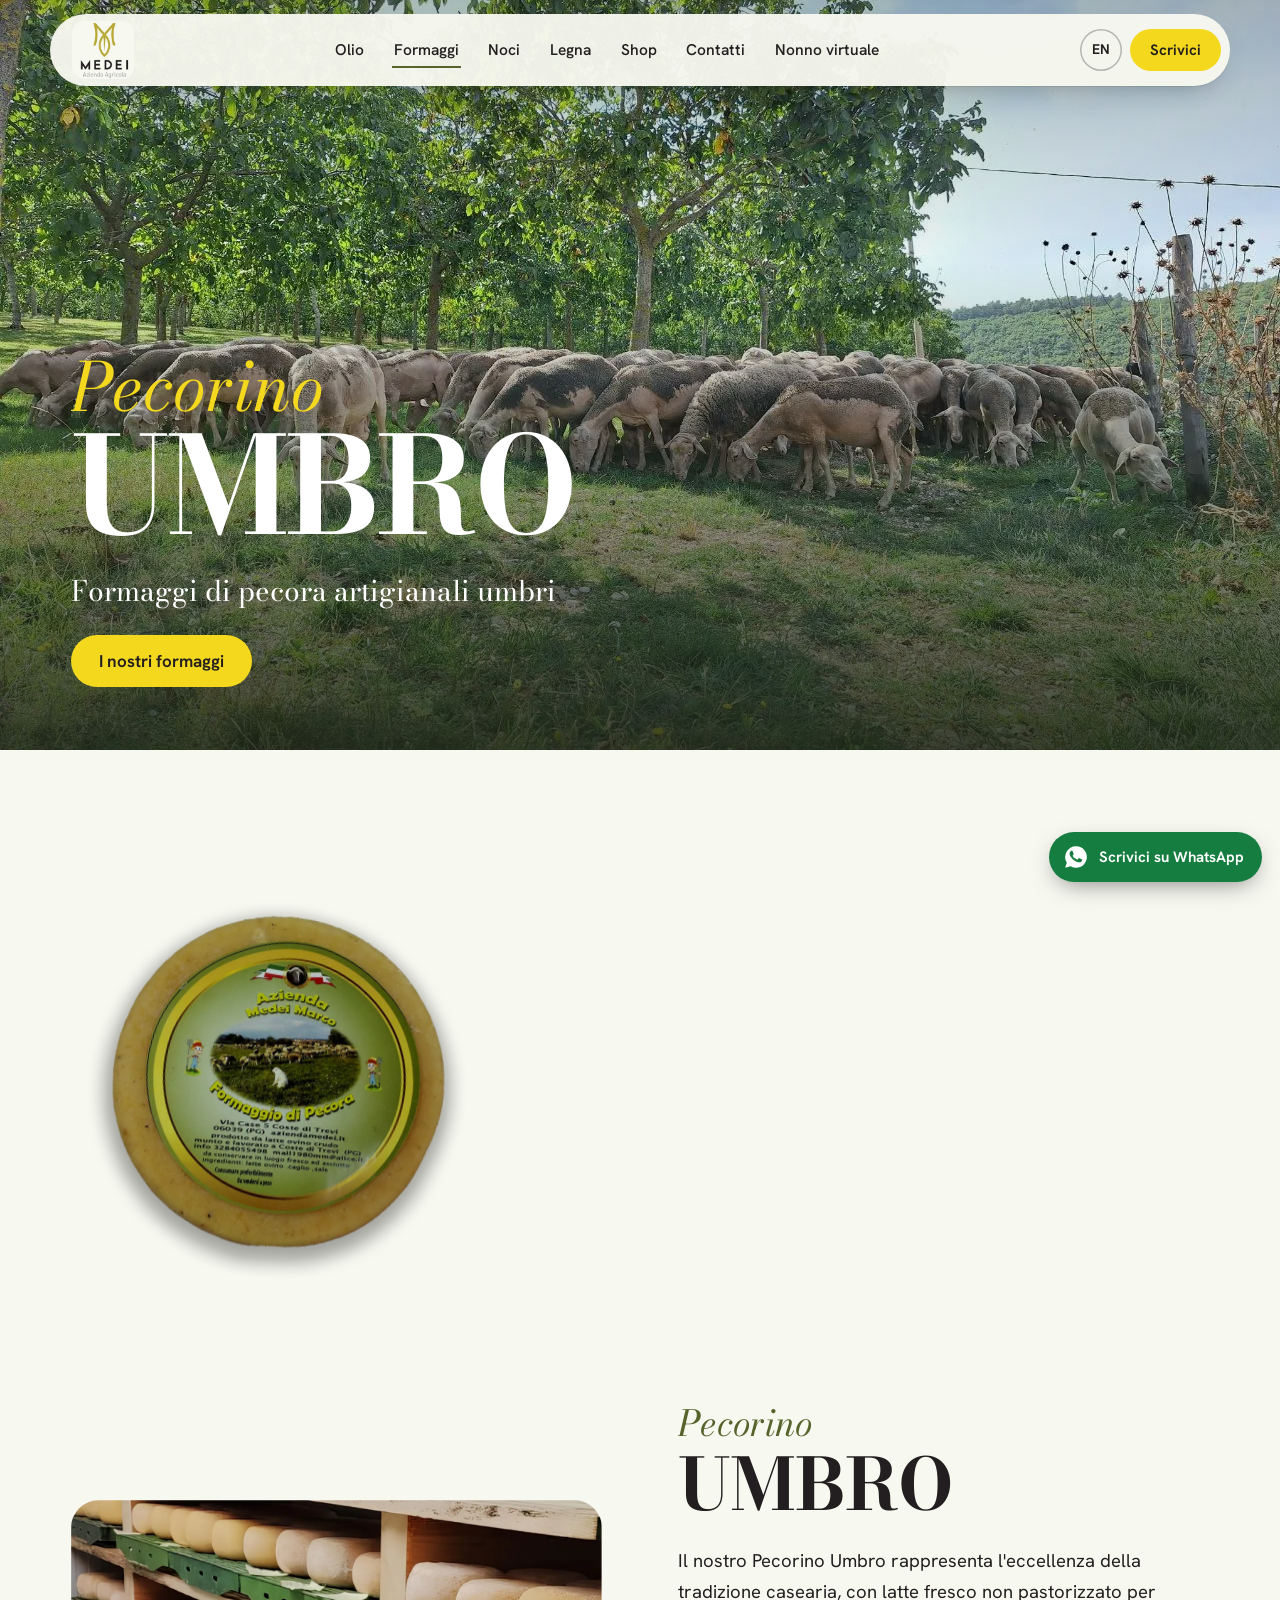
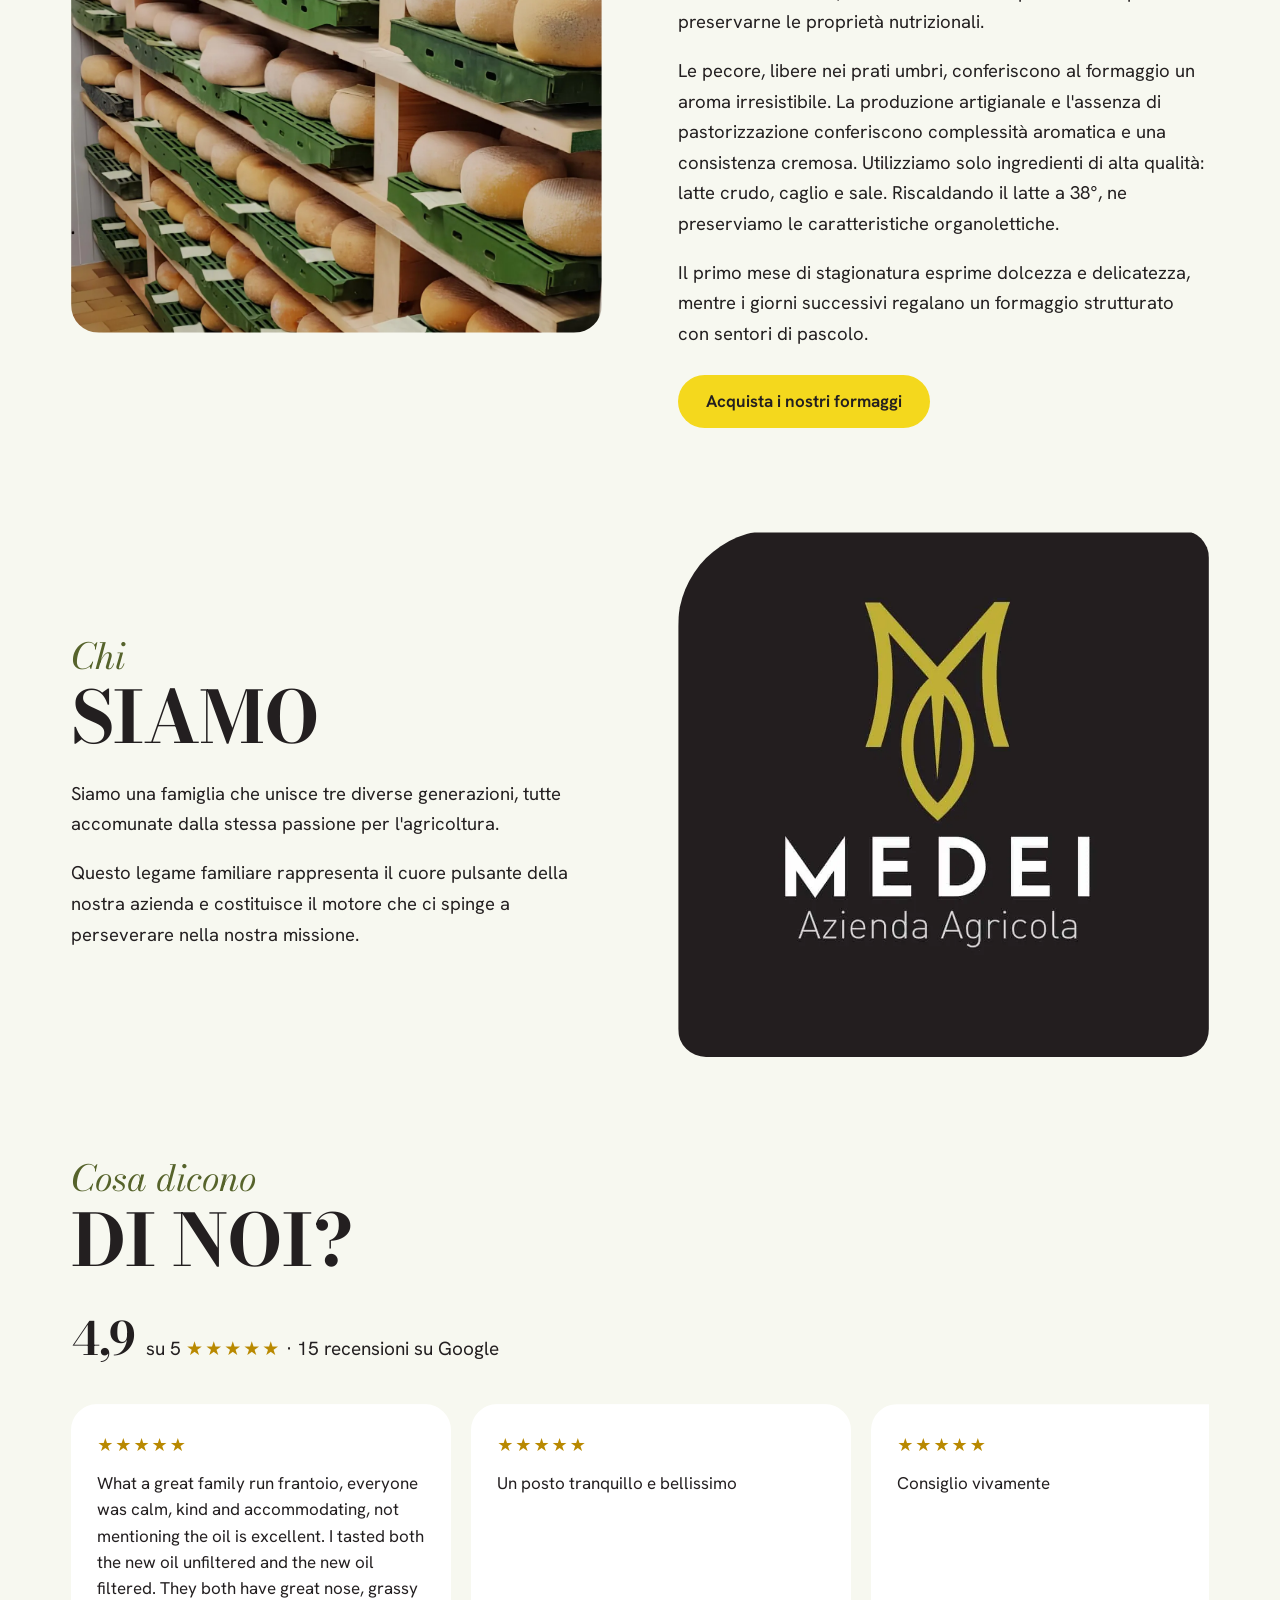
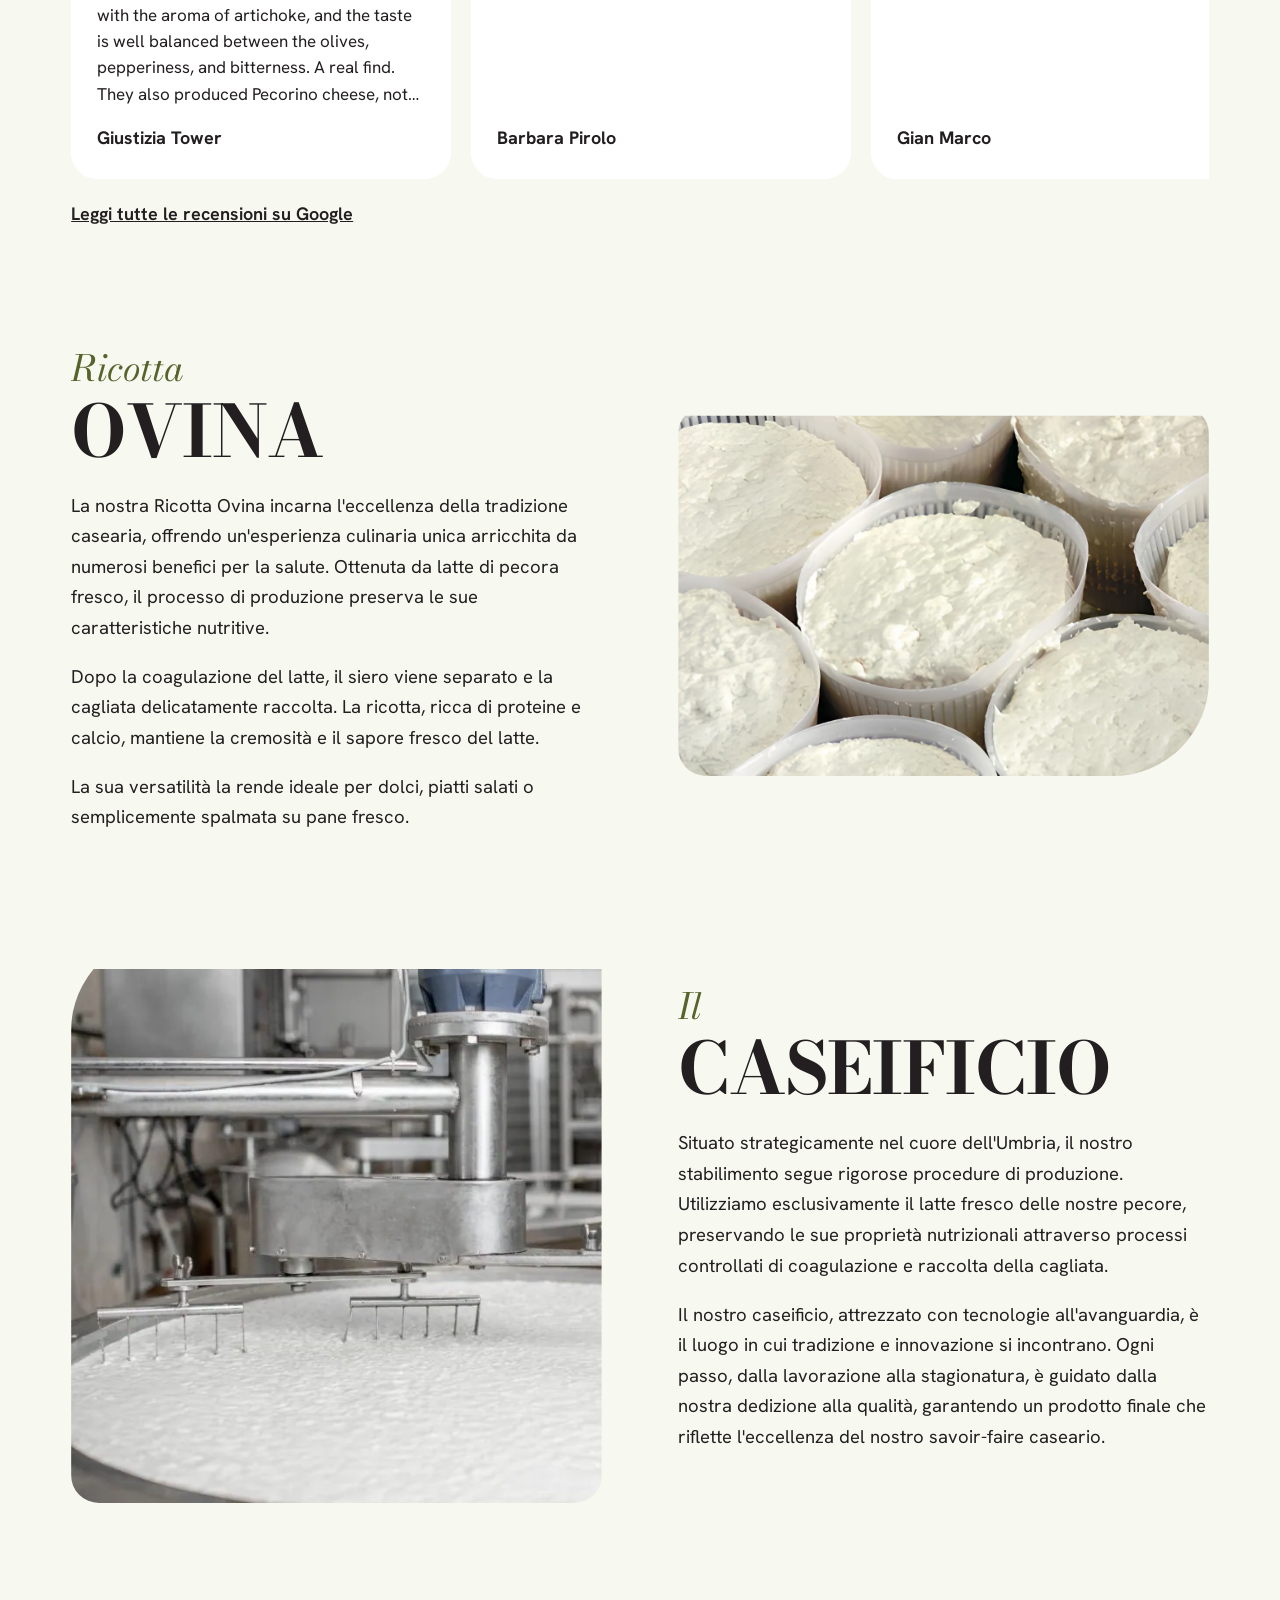
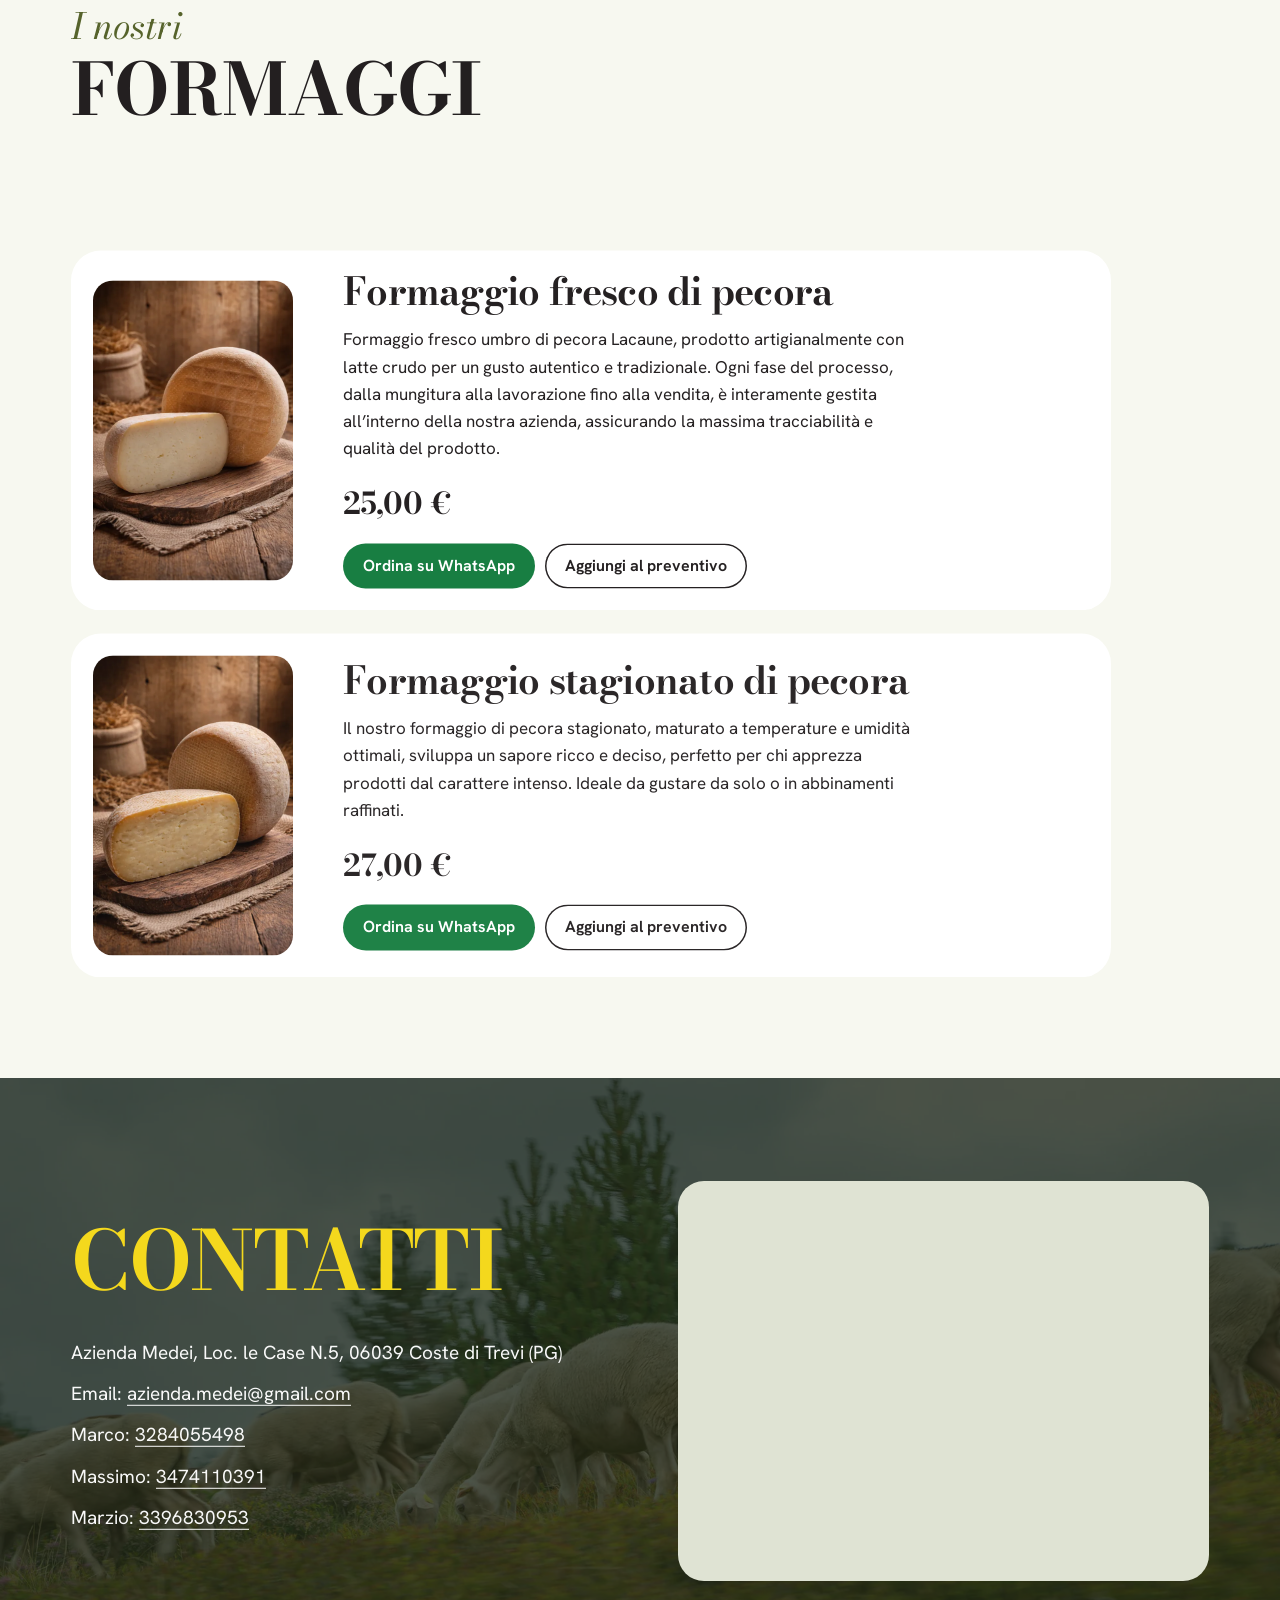
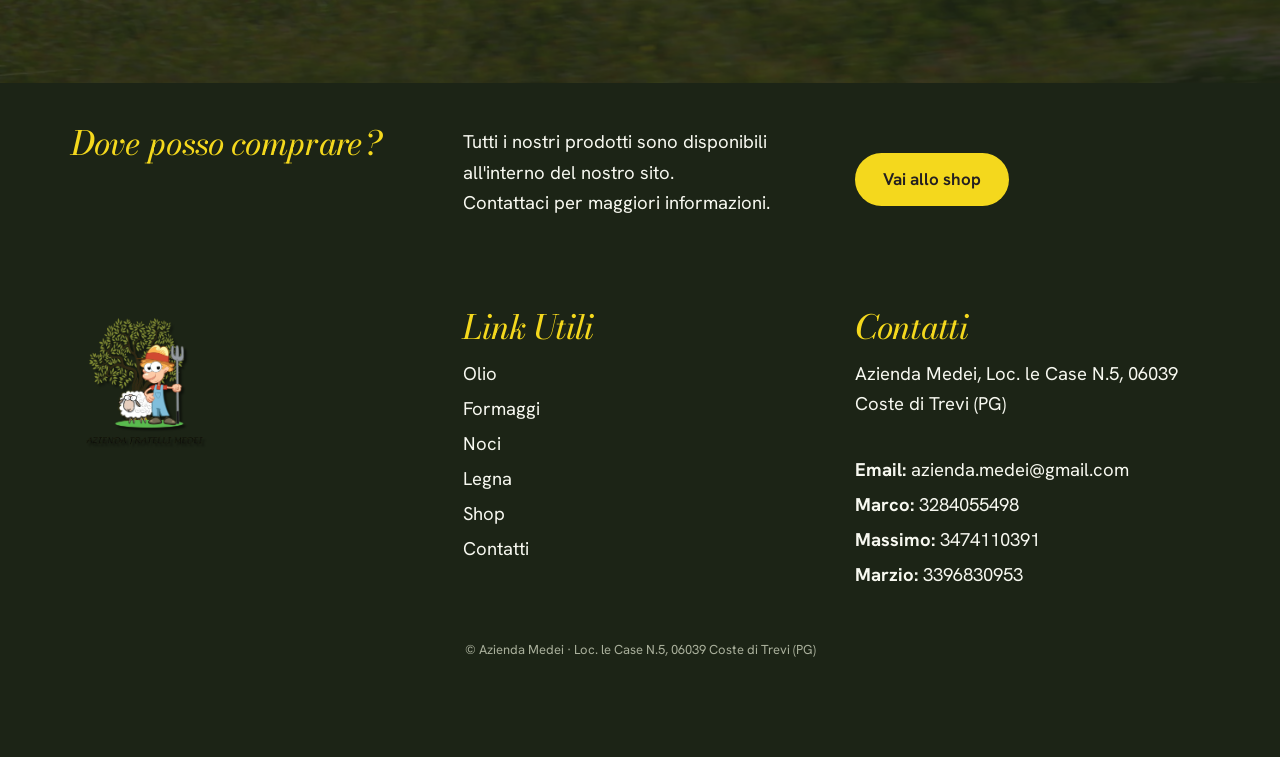
<file: pecorino-italiano/index.html>
<!DOCTYPE html>
<html lang="it">
<head>
<meta charset="utf-8">
<meta name="viewport" content="width=device-width, initial-scale=1">
<title>Pecorino Umbro Artigianale | Azienda Medei</title>
<meta name="description" content="Formaggio di pecora, ricotta, pecorino fresco e stagionato. Allevamento di 600 pecore lacaune e caseificio di propria conduzione.">
<link rel="canonical" href="https://aziendamedei.com/pecorino-italiano/">
<link rel="alternate" hreflang="it" href="https://aziendamedei.com/pecorino-italiano/"><link rel="alternate" hreflang="en" href="https://aziendamedei.com/en/cheese-pecorino/"><link rel="alternate" hreflang="x-default" href="https://aziendamedei.com/pecorino-italiano/">
<meta property="og:type" content="website">
<meta property="og:locale" content="it_IT">
<meta property="og:site_name" content="Azienda Medei">
<meta property="og:title" content="Pecorino Umbro Artigianale | Azienda Medei">
<meta property="og:description" content="Formaggio di pecora, ricotta, pecorino fresco e stagionato. Allevamento di 600 pecore lacaune e caseificio di propria conduzione.">
<meta property="og:url" content="https://aziendamedei.com/pecorino-italiano/">
<meta property="og:image" content="https://aziendamedei.com/img/photo-5780730164999734041-y.webp">
<meta name="twitter:card" content="summary_large_image">
<meta name="theme-color" content="#1C2416">
<link rel="icon" href="../img/favicon.png" type="image/png">
<link rel="preload" href="../font/bodoni-moda-latin-wght-normal.woff2" as="font" type="font/woff2" crossorigin>
<link rel="preload" href="../font/hanken-grotesk-latin-wght-normal.woff2" as="font" type="font/woff2" crossorigin>
<link rel="stylesheet" href="../css/stile.css">
<script>document.documentElement.classList.add('js');setTimeout(function(){if(!window.__medeiAnim)document.documentElement.classList.remove('js')},2500)</script>
<script type="application/ld+json">{"@context": "https://schema.org", "@type": "Product", "name": "Formaggio fresco di pecora", "description": "Formaggio fresco umbro di pecora Lacaune, prodotto artigianalmente con latte crudo per un gusto autentico e tradizionale. Ogni fase del processo, dalla mungitura alla lavorazione fino alla vendita, è interamente gestita all’interno della nostra azienda, assicurando la massima tracciabilità e qualità del prodotto.", "image": "https://aziendamedei.com/img/formaggio-fresco.webp", "brand": {"@type": "Brand", "name": "Azienda Medei"}, "offers": {"@type": "Offer", "price": "25.00", "priceCurrency": "EUR", "availability": "https://schema.org/InStock", "url": "https://aziendamedei.com/pecorino-italiano/"}}</script><script type="application/ld+json">{"@context": "https://schema.org", "@type": "Product", "name": "Formaggio stagionato di pecora", "description": "Il nostro formaggio di pecora stagionato, maturato a temperature e umidità ottimali, sviluppa un sapore ricco e deciso, perfetto per chi apprezza prodotti dal carattere intenso. Ideale da gustare da solo o in abbinamenti raffinati.", "image": "https://aziendamedei.com/img/formaggio-stagionale.webp", "brand": {"@type": "Brand", "name": "Azienda Medei"}, "offers": {"@type": "Offer", "price": "27.00", "priceCurrency": "EUR", "availability": "https://schema.org/InStock", "url": "https://aziendamedei.com/pecorino-italiano/"}}</script>
</head>
<body class="con-copertina">
<a class="salta" href="#contenuto">Vai al contenuto</a><header class="testata" id="testata"><div class="barra"><a class="logo" href="../" aria-label="Azienda Medei, home"><img src="../img/logo-medei.webp" alt="Medei Azienda Agricola" width="400" height="372"></a><nav aria-label="Menu principale"><ul class="menu" id="menu"><li><a href="../olio-trevi-umbria/">Olio</a></li><li><a href="../pecorino-italiano/" aria-current="page">Formaggi</a></li><li><a href="../noci-italiane/">Noci</a></li><li><a href="../vendita-di-legna-da-ardere-a-trevi-foligno/">Legna</a></li><li><a href="../shop/">Shop</a></li><li><a href="../contatti/">Contatti</a></li><li><a href="https://nonno-andrea-azienda-medei.vercel.app/" rel="noopener">Nonno virtuale</a></li></ul></nav><div class="barra-fine"><a class="lingua" href="../en/cheese-pecorino/" lang="en" hreflang="en">EN</a><a class="carrello" id="hd-carrello" href="../shop/#preventivo" hidden>Preventivo <b></b></a><a class="btn piccolo" href="https://wa.me/393317294483">Scrivici</a><button class="apri-menu" aria-label="Apri il menu" aria-expanded="false" aria-controls="menu"><span></span><span></span></button></div></div></header>
<main id="contenuto">
<div class="copertina" style="--h:750px;--hm:600px;background-image:url(../img/photo-5780730164999734041-y.webp)"><video class="sfondo" src="../video/20231008-105403-1.mp4" poster="../img/photo-5780730164999734041-y.webp" autoplay muted loop playsinline preload="metadata" aria-hidden="true"></video><div class="wrap"><div class="blocco"><h1 class="duo grande"><span>Pecorino</span> Umbro</h1><h2 class="titolo" style="color:#FFFFFF;text-align:center">Formaggi di pecora artigianali umbri</h2><p class="azione" style="text-align:center"><a class="btn" href="#formaggi">I nostri formaggi</a></p></div></div></div>
<section class="sez"><div class="wrap"><div class="ruota"><img src="../img/w.webp" alt="" width="880" height="900" loading="lazy" decoding="async" data-ruota></div></div></section>
<section class="sez"><div class="wrap"><div class="riga n2 inversa-mobile"><div class="col" style="flex:1 1 50%"><img src="../img/caseificio-222-1.webp" alt="Formaggi di pecora artigianali umbri - Azienda Medei" width="1400" height="1143" class="foto" loading="lazy" decoding="async"></div><div class="col" style="flex:1 1 50%"><h3 class="duo" style="text-align:center"><span>Pecorino</span> Umbro</h3><img class="fregio" src="../img/fregio.webp" alt="" width="250" height="50"><div class="testo" style="text-align:center"><p>Il nostro Pecorino Umbro rappresenta l'eccellenza della tradizione casearia, con latte fresco non pastorizzato per preservarne le proprietà nutrizionali.</p><p>Le pecore, libere nei prati umbri, conferiscono al formaggio un aroma irresistibile. La produzione artigianale e l'assenza di pastorizzazione conferiscono complessità aromatica e una consistenza cremosa. Utilizziamo solo ingredienti di alta qualità: latte crudo, caglio e sale. Riscaldando il latte a 38°, ne preserviamo le caratteristiche organolettiche.</p><p>Il primo mese di stagionatura esprime dolcezza e delicatezza, mentre i giorni successivi regalano un formaggio strutturato con sentori di pascolo.</p></div><p class="azione" style="text-align:center"><a class="btn" href="#formaggi">Acquista i nostri formaggi</a></p></div></div></div></section>
<section class="sez"><div class="wrap"><div class="riga n2 inversa"><div class="col" style="flex:1 1 50%"><img src="../img/1-1.webp" alt="Pecorino Umbro - Azienda Medei" width="999" height="992" class="foto" loading="lazy" decoding="async"></div><div class="col" style="flex:1 1 50%"><h3 class="duo" style="text-align:left"><span>Chi</span> Siamo</h3><img class="fregio" src="../img/fregio.webp" alt="" width="250" height="50" style="margin-left:0"><div class="testo" style="text-align:left"><p>Siamo una famiglia che unisce tre diverse generazioni, tutte accomunate dalla stessa passione per l'agricoltura.  </p><p>Questo legame familiare rappresenta il cuore pulsante della nostra azienda e costituisce il motore che ci spinge a perseverare nella nostra missione.</p></div></div></div></div></section>
<section class="sez"><div class="wrap"><h3 class="duo" style="text-align:center"><span>cosa dicono</span> di noi?</h3><img class="fregio" src="../img/fregio.webp" alt="" width="250" height="50"><div class="recensioni"><p class="rec-voto"><strong>4,9</strong> su 5 <span class="stelle" aria-hidden="true">★★★★★</span> · 15 recensioni su Google</p><div class="scorri" tabindex="0"><figure class="recensione"><div class="stelle" aria-label="5 su 5">★★★★★</div><blockquote>What a great family run frantoio, everyone was calm, kind and accommodating, not mentioning the oil is excellent.  I tasted both the new oil unfiltered and the new oil filtered.  They both have great nose, grassy with the aroma of artichoke, and  the taste is well balanced between the olives,  pepperiness,   and bitterness.  A real find.
They also produced Pecorino cheese, not overly salty with a hint of sweetness.  You can tell it&#x27;s from the happy sheep.</blockquote><figcaption>Giustizia Tower</figcaption></figure><figure class="recensione"><div class="stelle" aria-label="5 su 5">★★★★★</div><blockquote>Un posto tranquillo e bellissimo</blockquote><figcaption>Barbara Pirolo</figcaption></figure><figure class="recensione"><div class="stelle" aria-label="5 su 5">★★★★★</div><blockquote>Consiglio vivamente</blockquote><figcaption>Gian Marco</figcaption></figure><figure class="recensione"><div class="stelle" aria-label="5 su 5">★★★★★</div><blockquote>Magnifica, cucummeru speciale</blockquote><figcaption>Lorenzo Angeloni</figcaption></figure><figure class="recensione"><div class="stelle" aria-label="5 su 5">★★★★★</div><blockquote>Bellq</blockquote><figcaption>Tommaso Pesca</figcaption></figure><figure class="recensione"><div class="stelle" aria-label="4 su 5">★★★★☆</div><blockquote>Una esperienza indimenticabile, formaggio ottimo, vi consiglio a tutti questa esperienza</blockquote><figcaption>Samuele Mondi</figcaption></figure></div><p><a class="rec-link" href="https://www.google.com/maps/place/?q=place_id:ChIJaVRViU2ILhMRIanPIkEX7s4" rel="noopener">Leggi tutte le recensioni su Google</a></p></div></div></section>
<section class="sez"><div class="wrap"><div class="riga n2 inversa-mobile"><div class="col" style="flex:1 1 50%"><h3 class="duo" style="text-align:center"><span>ricotta</span> ovina</h3><img class="fregio" src="../img/fregio.webp" alt="" width="250" height="50"><div class="testo" style="text-align:center"><p>La nostra Ricotta Ovina incarna l'eccellenza della tradizione casearia, offrendo un'esperienza culinaria unica arricchita da numerosi benefici per la salute. Ottenuta da latte di pecora fresco, il processo di produzione preserva le sue caratteristiche nutritive.</p><p>Dopo la coagulazione del latte, il siero viene separato e la cagliata delicatamente raccolta. La ricotta, ricca di proteine e calcio, mantiene la cremosità e il sapore fresco del latte.</p><p>La sua versatilità la rende ideale per dolci, piatti salati o semplicemente spalmata su pane fresco.</p></div></div><div class="col" style="flex:1 1 50%"><img src="../img/ricotta-di-pecora-1-1.webp" alt="Ricotta ovina - Azienda Medei" width="1288" height="900" class="foto" loading="lazy" decoding="async"></div></div></div></section>
<section class="sez"><div class="wrap"><div class="riga n2 inversa-mobile"><div class="col" style="flex:1 1 50%"><img src="../img/istockphoto-1076205100-1024x1024-3.webp" alt="Ricotta ovina - Azienda Medei" width="609" height="652" class="foto" loading="lazy" decoding="async"></div><div class="col" style="flex:1 1 50%"><h3 class="duo" style="text-align:center"><span>il</span> caseificio</h3><img class="fregio" src="../img/fregio.webp" alt="" width="250" height="50"><div class="testo" style="text-align:center"><p>Situato strategicamente nel cuore dell'Umbria, il nostro stabilimento segue rigorose procedure di produzione. Utilizziamo esclusivamente il latte fresco delle nostre pecore, preservando le sue proprietà nutrizionali attraverso processi controllati di coagulazione e raccolta della cagliata.</p><p>Il nostro caseificio, attrezzato con tecnologie all'avanguardia, è il luogo in cui tradizione e innovazione si incontrano. Ogni passo, dalla lavorazione alla stagionatura, è guidato dalla nostra dedizione alla qualità, garantendo un prodotto finale che riflette l'eccellenza del nostro savoir-faire caseario.</p></div></div></div></div></section>
<section class="sez" id="formaggi"><div class="wrap"><h3 class="duo" style="text-align:center"><span>i nostri</span> formaggi</h3><img class="fregio" src="../img/fregio.webp" alt="" width="250" height="50"></div></section>
<section class="sez"><div class="wrap"><div class="prodotti-lista"><article class="prodotto" data-prodotto="formaggio-fresco" data-nome="Formaggio fresco di pecora"><div class="p-foto"><img src="../img/formaggio-fresco.webp" alt="Formaggio fresco di pecora" width="600" height="900" loading="lazy" decoding="async"></div><div class="p-testo"><h3>Formaggio fresco di pecora</h3><p class="descr">Formaggio fresco umbro di pecora Lacaune, prodotto artigianalmente con latte crudo per un gusto autentico e tradizionale. Ogni fase del processo, dalla mungitura alla lavorazione fino alla vendita, è interamente gestita all’interno della nostra azienda, assicurando la massima tracciabilità e qualità del prodotto.</p><p class="prezzo" data-prezzo="formaggio-fresco">25,00 €</p><div class="p-azioni"><a class="btn wa" data-ordina href="https://wa.me/393317294483">Ordina su WhatsApp</a><button type="button" class="btn chiaro" data-aggiungi>Aggiungi al preventivo</button></div></div></article><article class="prodotto" data-prodotto="formaggio-stagionato" data-nome="Formaggio stagionato di pecora"><div class="p-foto"><img src="../img/formaggio-stagionale.webp" alt="Formaggio stagionato di pecora" width="600" height="900" loading="lazy" decoding="async"></div><div class="p-testo"><h3>Formaggio stagionato di pecora</h3><p class="descr">Il nostro formaggio di pecora stagionato, maturato a temperature e umidità ottimali, sviluppa un sapore ricco e deciso, perfetto per chi apprezza prodotti dal carattere intenso. Ideale da gustare da solo o in abbinamenti raffinati.</p><p class="prezzo" data-prezzo="formaggio-stagionato">27,00 €</p><div class="p-azioni"><a class="btn wa" data-ordina href="https://wa.me/393317294483">Ordina su WhatsApp</a><button type="button" class="btn chiaro" data-aggiungi>Aggiungi al preventivo</button></div></div></article></div></div></section>
<section class="sez su-foto" style="background-image:url(../img/adobestock-245977412.webp)"><div class="wrap"><div class="riga n2"><div class="col" style="flex:1 1 50%"><h3 class="titolo" style="font-size:clamp(35px,3.47vw,50px);color:#F4D81D;text-align:left">CONTATTI</h3><img class="fregio" src="../img/fregio-chiaro.webp" alt="" width="250" height="50" style="margin-left:0"><ul class="elenco"><li>Azienda Medei, Loc. le Case N.5, 06039 Coste di Trevi (PG)</li><li>Email: <a href="mailto:azienda.medei@gmail.com">azienda.medei@gmail.com</a></li><li>Marco: <a href="tel:+393284055498">3284055498</a></li><li>Massimo: <a href="tel:+393474110391">3474110391</a></li><li>Marzio: <a href="tel:+393396830953">3396830953</a></li></ul></div><div class="col" style="flex:1 1 50%"><iframe class="mappa" title="Mappa: dove si trova l&#x27;Azienda Medei" loading="lazy" referrerpolicy="no-referrer-when-downgrade" src="https://maps.google.com/maps?q=Localit%C3%A0+Coste+S.+Paolo%2C+16A%2C+06039+Coste+PG&amp;z=13&amp;output=embed"></iframe></div></div></div></section>
<section class="sez scuro" style="background-color:#231F20"><div class="wrap"><div class="riga n3"><div class="col"><h3 class="titolo" style="font-size:clamp(30px,3.47vw,50px);color:#F4D81D;text-align:left">Dove posso comprare?</h3></div><div class="col"><div class="testo" style="text-align:left"><p>Tutti i nostri prodotti sono disponibili all'interno del nostro sito. <br>Contattaci per maggiori informazioni.</p></div></div><div class="col"><p class="azione" style="text-align:center"><a class="btn" href="../shop/">Vai allo shop</a></p></div></div></div></section>
<section class="sez scuro" style="background-color:#231F20"><div class="wrap"><div class="riga n3"><div class="col"><img src="../img/11bf4ddb-1d9d-4014-947c-0e4c5b2a269a-1.webp" alt="Dove posso comprare? - Azienda Medei" width="1400" height="1397" class="foto" loading="lazy" decoding="async"></div><div class="col"><h3 class="titolo" style="font-size:clamp(30px,1.74vw,25px);color:#F4D81D;text-align:left">Link Utili</h3><div class="testo" style="text-align:center"><p><a href="../olio-trevi-umbria/">Olio</a></p></div><div class="testo" style="text-align:center"><p><a href="../pecorino-italiano/">Formaggi</a></p></div><div class="testo" style="text-align:center"><p><a href="../noci-italiane/">Noci</a></p></div><div class="testo" style="text-align:center"><p><a href="../vendita-di-legna-da-ardere-a-trevi-foligno/">Legna</a></p></div><div class="testo" style="text-align:center"><p><a href="../shop/">Shop</a></p></div><div class="testo" style="text-align:center"><p><a href="../contatti/">Contatti</a></p></div></div><div class="col"><h3 class="titolo" style="font-size:clamp(30px,1.74vw,25px);color:#F4D81D;text-align:left">Contatti</h3><div class="testo" style="text-align:center"><p>Azienda Medei, Loc. le Case N.5, 06039 Coste di Trevi (PG)</p><p><strong><br>Email:</strong> azienda.medei@gmail.com</p><p><strong>Marco:</strong> 3284055498</p><p><strong>Massimo:</strong> 3474110391</p><p><strong>Marzio:</strong> 3396830953</p></div></div></div></div></section>
</main>
<p id="annuncio" class="solo-lettori" aria-live="polite"></p>
<p class="copy">© Azienda Medei · Loc. le Case N.5, 06039 Coste di Trevi (PG)</p>
<a class="wa-fisso" href="https://wa.me/393317294483?text=Ciao%20Luca%2C%20ti%20contatto%20per%20avere%20informazioni%20sulla%20azienda%20Medei." aria-label="Scrivici su WhatsApp"><svg viewBox="0 0 24 24" aria-hidden="true"><path d="M12 2a10 10 0 0 0-8.500 15.200L2 22l4.900-1.400A10 10 0 1 0 12 2Zm5.300 13.600c-.200.600-1.300 1.200-1.800 1.200-.500.100-1 .300-3.400-.700-2.900-1.200-4.700-4.100-4.900-4.300-.100-.200-1.100-1.500-1.100-2.900s.700-2 1-2.300c.200-.300.500-.300.700-.300h.500c.200 0 .400 0 .600.500l.900 2.100c.100.200.100.300 0 .500l-.300.500-.400.500c-.100.100-.300.300-.100.600.200.300.700 1.200 1.600 2 1.100.900 2 1.200 2.300 1.400.300.100.400.100.600-.100l.900-1.100c.200-.300.400-.200.700-.100l2 1c.300.100.500.200.500.300.100.100.100.700-.200 1.300Z"/></svg><span>Scrivici su WhatsApp</span></a>
<nav class="barra-bassa" aria-label="Azioni rapide"><a href="../shop/">Prodotti</a><a href="../shop/#preventivo" id="bb-prev">Preventivo<b id="bb-tot"></b></a><a class="bb-wa" href="https://wa.me/393317294483"><svg viewBox="0 0 24 24" aria-hidden="true"><path d="M12 2a10 10 0 0 0-8.500 15.200L2 22l4.900-1.400A10 10 0 1 0 12 2Zm5.300 13.600c-.200.600-1.300 1.200-1.800 1.200-.500.100-1 .300-3.400-.700-2.900-1.200-4.700-4.100-4.900-4.300-.100-.200-1.100-1.500-1.100-2.900s.700-2 1-2.300c.200-.300.500-.300.700-.300h.500c.200 0 .400 0 .600.500l.900 2.100c.100.200.100.300 0 .500l-.300.500-.400.500c-.100.100-.300.300-.100.600.200.300.700 1.200 1.600 2 1.100.900 2 1.200 2.300 1.400.300.100.400.100.600-.100l.900-1.100c.200-.300.400-.200.700-.100l2 1c.300.100.500.200.500.300.100.100.100.700-.200 1.300Z"/></svg>WhatsApp</a></nav>
<script src="../dati/prezzario.js"></script>
<script src="../js/vendor/gsap.min.js" defer></script>
<script src="../js/vendor/ScrollTrigger.min.js" defer></script>
<script src="../js/vendor/SplitText.min.js" defer></script>
<script src="../js/vendor/lenis.min.js" defer></script>
<script src="../js/sito.js" defer></script>
<script src="../js/movimento.js" defer></script>
</body>
</html>
</file>
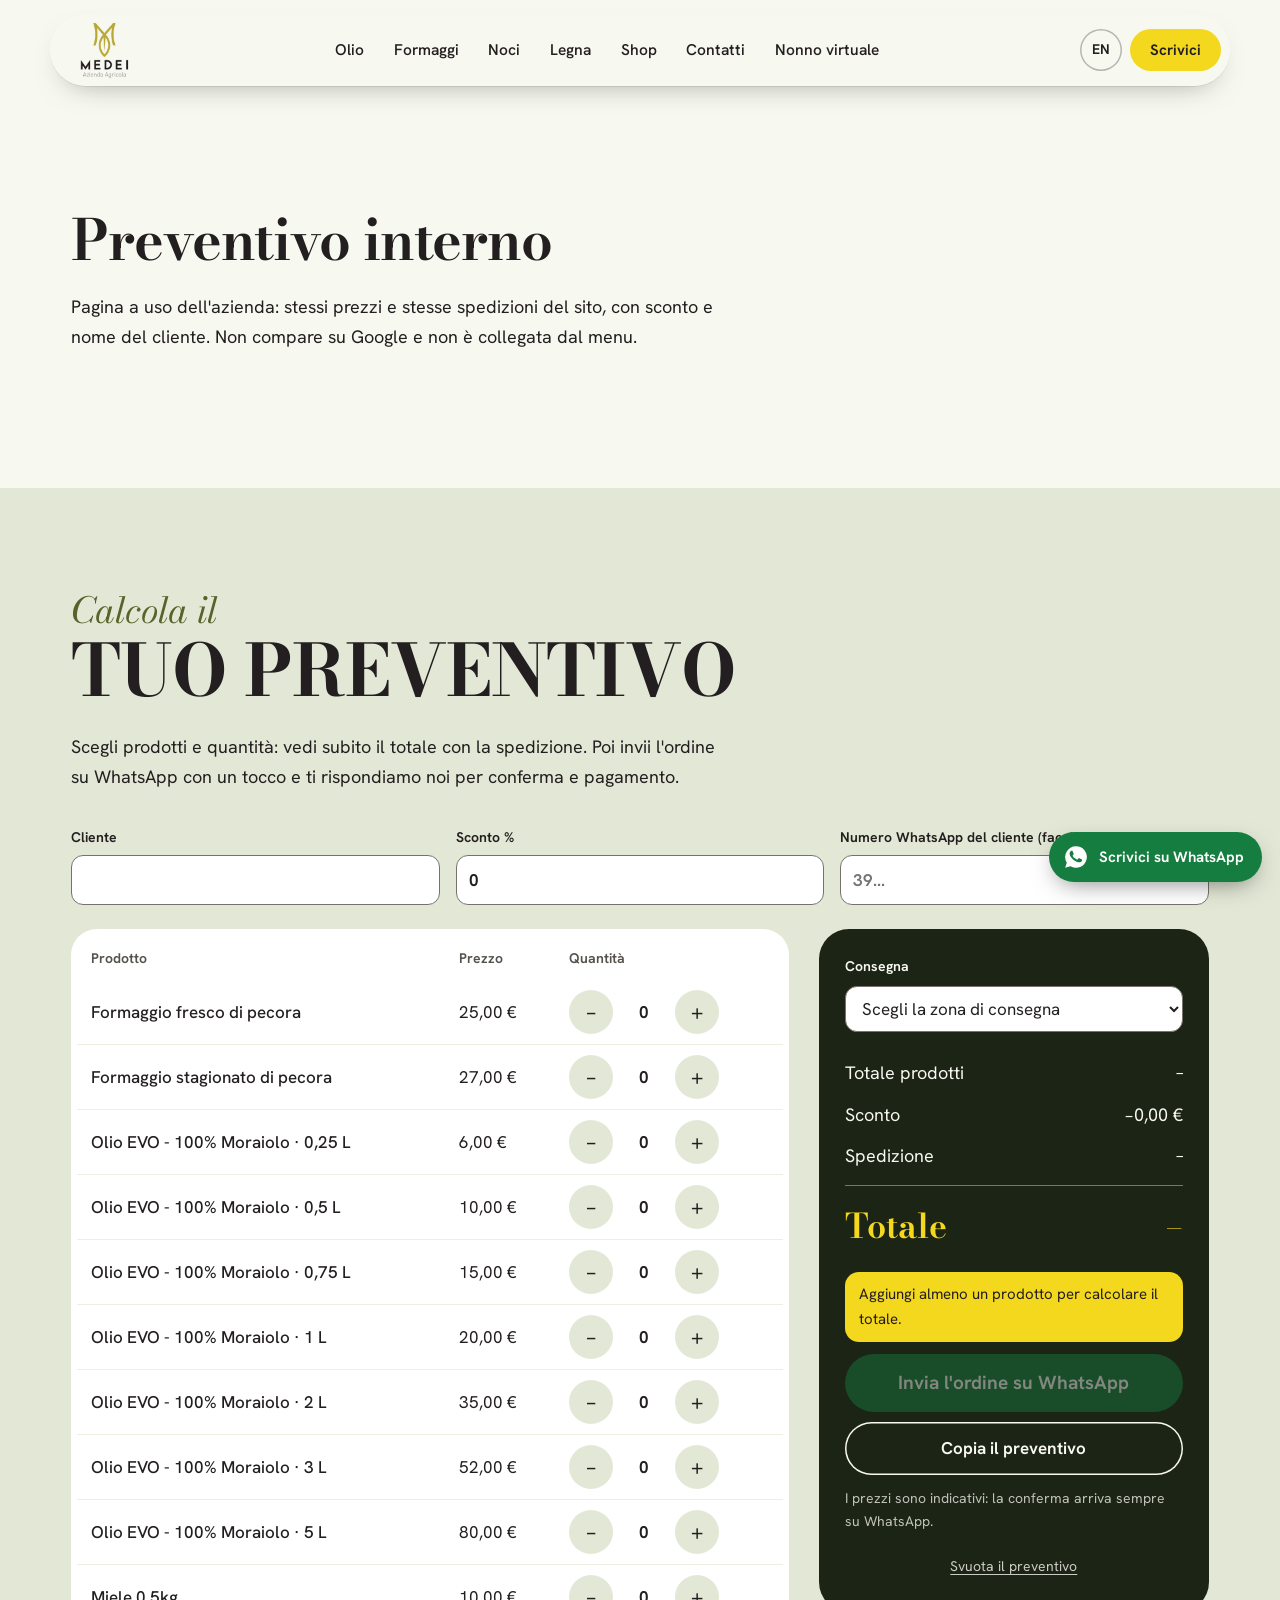
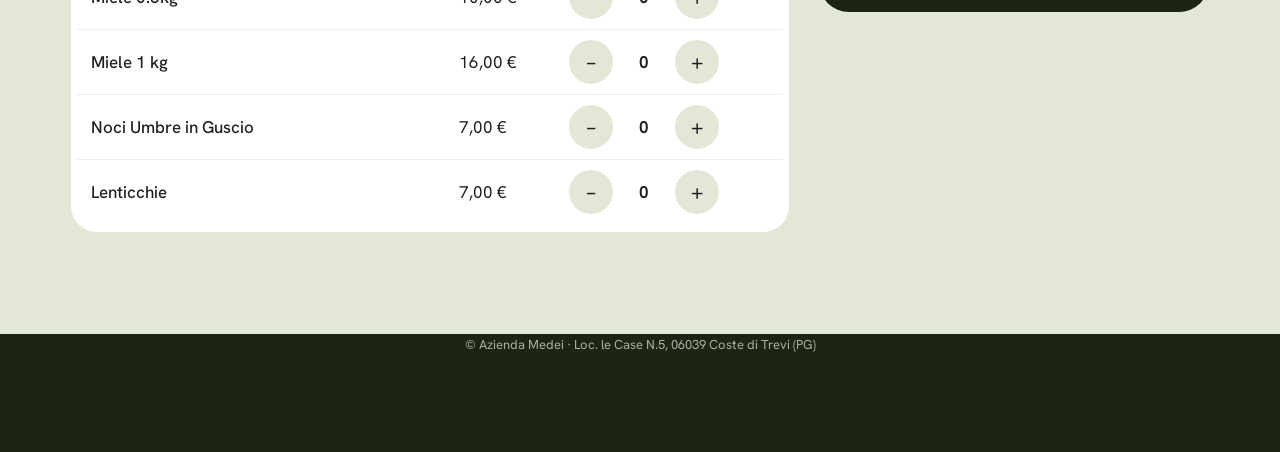
<file: preventivo-interno/index.html>
<!DOCTYPE html>
<html lang="it">
<head>
<meta charset="utf-8">
<meta name="viewport" content="width=device-width, initial-scale=1">
<title>Preventivo interno | Azienda Medei</title>
<meta name="description" content="Calcolatore interno dei preventivi.">
<meta name="robots" content="noindex,nofollow"><link rel="canonical" href="https://aziendamedei.com/preventivo-interno/">

<meta property="og:type" content="website">
<meta property="og:locale" content="it_IT">
<meta property="og:site_name" content="Azienda Medei">
<meta property="og:title" content="Preventivo interno | Azienda Medei">
<meta property="og:description" content="Calcolatore interno dei preventivi.">
<meta property="og:url" content="https://aziendamedei.com/preventivo-interno/">

<meta name="twitter:card" content="summary_large_image">
<meta name="theme-color" content="#1C2416">
<link rel="icon" href="../img/favicon.png" type="image/png">
<link rel="preload" href="../font/bodoni-moda-latin-wght-normal.woff2" as="font" type="font/woff2" crossorigin>
<link rel="preload" href="../font/hanken-grotesk-latin-wght-normal.woff2" as="font" type="font/woff2" crossorigin>
<link rel="stylesheet" href="../css/stile.css">
<script>document.documentElement.classList.add('js');setTimeout(function(){if(!window.__medeiAnim)document.documentElement.classList.remove('js')},2500)</script>

</head>
<body class="senza-copertina">
<a class="salta" href="#contenuto">Vai al contenuto</a><header class="testata" id="testata"><div class="barra"><a class="logo" href="../" aria-label="Azienda Medei, home"><img src="../img/logo-medei.webp" alt="Medei Azienda Agricola" width="400" height="372"></a><nav aria-label="Menu principale"><ul class="menu" id="menu"><li><a href="../olio-trevi-umbria/">Olio</a></li><li><a href="../pecorino-italiano/">Formaggi</a></li><li><a href="../noci-italiane/">Noci</a></li><li><a href="../vendita-di-legna-da-ardere-a-trevi-foligno/">Legna</a></li><li><a href="../shop/">Shop</a></li><li><a href="../contatti/">Contatti</a></li><li><a href="https://nonno-andrea-azienda-medei.vercel.app/" rel="noopener">Nonno virtuale</a></li></ul></nav><div class="barra-fine"><a class="lingua" href="../en/azienda-medei/" lang="en" hreflang="en">EN</a><a class="carrello" id="hd-carrello" href="../shop/#preventivo" hidden>Preventivo <b></b></a><a class="btn piccolo" href="https://wa.me/393317294483">Scrivici</a><button class="apri-menu" aria-label="Apri il menu" aria-expanded="false" aria-controls="menu"><span></span><span></span></button></div></div></header>
<main id="contenuto">
<section class="sez"><div class="wrap"><h1 class="titolo" style="text-align:center">Preventivo interno</h1><p class="pv-intro">Pagina a uso dell'azienda: stessi prezzi e stesse spedizioni del sito, con sconto e nome del cliente. Non compare su Google e non è collegata dal menu.</p></div></section><section class="sez preventivo" id="preventivo" data-lang="it" data-interno><div class="wrap"><h2 class="duo" style="text-align:center"><span>Calcola il</span> tuo preventivo</h2><img class="fregio" src="../img/fregio.webp" alt="" width="250" height="50"><p class="pv-intro">Scegli prodotti e quantità: vedi subito il totale con la spedizione. Poi invii l'ordine su WhatsApp con un tocco e ti rispondiamo noi per conferma e pagamento.</p><div class="interno-campi"><label>Cliente <input type="text" id="pv-cliente" autocomplete="off"></label><label>Sconto % <input type="number" id="pv-sconto" min="0" max="100" value="0" inputmode="numeric"></label><label>Numero WhatsApp del cliente (facoltativo) <input type="tel" id="pv-numero" placeholder="39..." autocomplete="off"></label></div><div class="pv-griglia"><div class="pv-tabella"><table><thead><tr><th scope="col">Prodotto</th><th scope="col">Prezzo</th><th scope="col">Quantità</th></tr></thead><tbody><tr data-voce="formaggio-fresco"><th scope="row">Formaggio fresco di pecora</th><td class="c-prezzo" data-prezzo="formaggio-fresco">25,00 €</td><td class="c-q"><div class="passo"><button type="button" data-meno aria-label="Togli uno: Formaggio fresco di pecora">−</button><input type="number" inputmode="numeric" min="0" max="999" value="0" aria-label="Quantità: Formaggio fresco di pecora"><button type="button" data-piu aria-label="Aggiungi uno: Formaggio fresco di pecora">+</button></div></td></tr><tr data-voce="formaggio-stagionato"><th scope="row">Formaggio stagionato di pecora</th><td class="c-prezzo" data-prezzo="formaggio-stagionato">27,00 €</td><td class="c-q"><div class="passo"><button type="button" data-meno aria-label="Togli uno: Formaggio stagionato di pecora">−</button><input type="number" inputmode="numeric" min="0" max="999" value="0" aria-label="Quantità: Formaggio stagionato di pecora"><button type="button" data-piu aria-label="Aggiungi uno: Formaggio stagionato di pecora">+</button></div></td></tr><tr data-voce="olio-025l"><th scope="row">Olio EVO - 100% Moraiolo · 0,25 L</th><td class="c-prezzo" data-prezzo="olio-025l">6,00 €</td><td class="c-q"><div class="passo"><button type="button" data-meno aria-label="Togli uno: Olio EVO - 100% Moraiolo · 0,25 L">−</button><input type="number" inputmode="numeric" min="0" max="999" value="0" aria-label="Quantità: Olio EVO - 100% Moraiolo · 0,25 L"><button type="button" data-piu aria-label="Aggiungi uno: Olio EVO - 100% Moraiolo · 0,25 L">+</button></div></td></tr><tr data-voce="olio-05l"><th scope="row">Olio EVO - 100% Moraiolo · 0,5 L</th><td class="c-prezzo" data-prezzo="olio-05l">10,00 €</td><td class="c-q"><div class="passo"><button type="button" data-meno aria-label="Togli uno: Olio EVO - 100% Moraiolo · 0,5 L">−</button><input type="number" inputmode="numeric" min="0" max="999" value="0" aria-label="Quantità: Olio EVO - 100% Moraiolo · 0,5 L"><button type="button" data-piu aria-label="Aggiungi uno: Olio EVO - 100% Moraiolo · 0,5 L">+</button></div></td></tr><tr data-voce="olio-075l"><th scope="row">Olio EVO - 100% Moraiolo · 0,75 L</th><td class="c-prezzo" data-prezzo="olio-075l">15,00 €</td><td class="c-q"><div class="passo"><button type="button" data-meno aria-label="Togli uno: Olio EVO - 100% Moraiolo · 0,75 L">−</button><input type="number" inputmode="numeric" min="0" max="999" value="0" aria-label="Quantità: Olio EVO - 100% Moraiolo · 0,75 L"><button type="button" data-piu aria-label="Aggiungi uno: Olio EVO - 100% Moraiolo · 0,75 L">+</button></div></td></tr><tr data-voce="olio-1l"><th scope="row">Olio EVO - 100% Moraiolo · 1 L</th><td class="c-prezzo" data-prezzo="olio-1l">20,00 €</td><td class="c-q"><div class="passo"><button type="button" data-meno aria-label="Togli uno: Olio EVO - 100% Moraiolo · 1 L">−</button><input type="number" inputmode="numeric" min="0" max="999" value="0" aria-label="Quantità: Olio EVO - 100% Moraiolo · 1 L"><button type="button" data-piu aria-label="Aggiungi uno: Olio EVO - 100% Moraiolo · 1 L">+</button></div></td></tr><tr data-voce="olio-2l"><th scope="row">Olio EVO - 100% Moraiolo · 2 L</th><td class="c-prezzo" data-prezzo="olio-2l">35,00 €</td><td class="c-q"><div class="passo"><button type="button" data-meno aria-label="Togli uno: Olio EVO - 100% Moraiolo · 2 L">−</button><input type="number" inputmode="numeric" min="0" max="999" value="0" aria-label="Quantità: Olio EVO - 100% Moraiolo · 2 L"><button type="button" data-piu aria-label="Aggiungi uno: Olio EVO - 100% Moraiolo · 2 L">+</button></div></td></tr><tr data-voce="olio-3l"><th scope="row">Olio EVO - 100% Moraiolo · 3 L</th><td class="c-prezzo" data-prezzo="olio-3l">52,00 €</td><td class="c-q"><div class="passo"><button type="button" data-meno aria-label="Togli uno: Olio EVO - 100% Moraiolo · 3 L">−</button><input type="number" inputmode="numeric" min="0" max="999" value="0" aria-label="Quantità: Olio EVO - 100% Moraiolo · 3 L"><button type="button" data-piu aria-label="Aggiungi uno: Olio EVO - 100% Moraiolo · 3 L">+</button></div></td></tr><tr data-voce="olio-5l"><th scope="row">Olio EVO - 100% Moraiolo · 5 L</th><td class="c-prezzo" data-prezzo="olio-5l">80,00 €</td><td class="c-q"><div class="passo"><button type="button" data-meno aria-label="Togli uno: Olio EVO - 100% Moraiolo · 5 L">−</button><input type="number" inputmode="numeric" min="0" max="999" value="0" aria-label="Quantità: Olio EVO - 100% Moraiolo · 5 L"><button type="button" data-piu aria-label="Aggiungi uno: Olio EVO - 100% Moraiolo · 5 L">+</button></div></td></tr><tr data-voce="miele-05"><th scope="row">Miele 0.5kg</th><td class="c-prezzo" data-prezzo="miele-05">10,00 €</td><td class="c-q"><div class="passo"><button type="button" data-meno aria-label="Togli uno: Miele 0.5kg">−</button><input type="number" inputmode="numeric" min="0" max="999" value="0" aria-label="Quantità: Miele 0.5kg"><button type="button" data-piu aria-label="Aggiungi uno: Miele 0.5kg">+</button></div></td></tr><tr data-voce="miele-1"><th scope="row">Miele 1 kg</th><td class="c-prezzo" data-prezzo="miele-1">16,00 €</td><td class="c-q"><div class="passo"><button type="button" data-meno aria-label="Togli uno: Miele 1 kg">−</button><input type="number" inputmode="numeric" min="0" max="999" value="0" aria-label="Quantità: Miele 1 kg"><button type="button" data-piu aria-label="Aggiungi uno: Miele 1 kg">+</button></div></td></tr><tr data-voce="noci"><th scope="row">Noci Umbre in Guscio</th><td class="c-prezzo" data-prezzo="noci">7,00 €</td><td class="c-q"><div class="passo"><button type="button" data-meno aria-label="Togli uno: Noci Umbre in Guscio">−</button><input type="number" inputmode="numeric" min="0" max="999" value="0" aria-label="Quantità: Noci Umbre in Guscio"><button type="button" data-piu aria-label="Aggiungi uno: Noci Umbre in Guscio">+</button></div></td></tr><tr data-voce="lenticchie"><th scope="row">Lenticchie</th><td class="c-prezzo" data-prezzo="lenticchie">7,00 €</td><td class="c-q"><div class="passo"><button type="button" data-meno aria-label="Togli uno: Lenticchie">−</button><input type="number" inputmode="numeric" min="0" max="999" value="0" aria-label="Quantità: Lenticchie"><button type="button" data-piu aria-label="Aggiungi uno: Lenticchie">+</button></div></td></tr></tbody></table></div><aside class="pv-riepilogo" aria-live="polite"><label for="pv-zona">Consegna</label><select id="pv-zona"><option value="">Scegli la zona di consegna</option><option value="ritiro">Ritiro in sede (Coste di Trevi)</option><option value="umbria">Umbria</option><option value="italia">Italia (Sicilia compresa, Sardegna esclusa)</option><option value="sardegna">Sardegna</option><option value="eu1">Austria, Germania</option><option value="eu2">Belgio, Francia, Paesi Bassi, Polonia, Slovacchia</option><option value="eu3">Portogallo, Danimarca, Spagna, Ungheria</option><option value="eu4">Grecia, Svezia, Estonia, Lituania, Lettonia, Croazia</option></select><dl><div><dt>Totale prodotti</dt><dd id="pv-sub">–</dd></div><div id="pv-riga-sconto" hidden><dt>Sconto</dt><dd id="pv-sc">–</dd></div><div><dt>Spedizione</dt><dd id="pv-sped">–</dd></div><div class="pv-tot"><dt>Totale</dt><dd id="pv-tot">–</dd></div></dl><p class="pv-avviso" id="pv-avviso">Aggiungi almeno un prodotto per calcolare il totale.</p><a class="btn wa grande" id="pv-invia" href="https://wa.me/393317294483" aria-disabled="true">Invia l'ordine su WhatsApp</a><button type="button" class="btn chiaro" id="pv-copia">Copia il preventivo</button><p class="pv-nota">I prezzi sono indicativi: la conferma arriva sempre su WhatsApp.</p></aside></div></div></section>
</main>
<p id="annuncio" class="solo-lettori" aria-live="polite"></p>
<p class="copy">© Azienda Medei · Loc. le Case N.5, 06039 Coste di Trevi (PG)</p>
<a class="wa-fisso" href="https://wa.me/393317294483?text=Ciao%20Luca%2C%20ti%20contatto%20per%20avere%20informazioni%20sulla%20azienda%20Medei." aria-label="Scrivici su WhatsApp"><svg viewBox="0 0 24 24" aria-hidden="true"><path d="M12 2a10 10 0 0 0-8.500 15.200L2 22l4.900-1.400A10 10 0 1 0 12 2Zm5.300 13.600c-.200.600-1.300 1.200-1.800 1.200-.500.100-1 .300-3.400-.700-2.900-1.200-4.700-4.100-4.900-4.300-.100-.200-1.100-1.500-1.100-2.900s.700-2 1-2.300c.200-.300.500-.300.700-.300h.500c.200 0 .400 0 .600.500l.900 2.100c.100.200.100.300 0 .500l-.300.500-.400.500c-.100.100-.300.300-.100.600.200.300.700 1.200 1.600 2 1.100.900 2 1.200 2.300 1.400.300.100.400.100.600-.100l.900-1.100c.200-.300.400-.200.700-.100l2 1c.300.100.500.200.500.300.100.100.100.700-.200 1.300Z"/></svg><span>Scrivici su WhatsApp</span></a>
<nav class="barra-bassa" aria-label="Azioni rapide"><a href="../shop/">Prodotti</a><a href="../shop/#preventivo" id="bb-prev">Preventivo<b id="bb-tot"></b></a><a class="bb-wa" href="https://wa.me/393317294483"><svg viewBox="0 0 24 24" aria-hidden="true"><path d="M12 2a10 10 0 0 0-8.500 15.200L2 22l4.900-1.400A10 10 0 1 0 12 2Zm5.300 13.600c-.200.600-1.300 1.200-1.800 1.200-.500.100-1 .300-3.400-.700-2.900-1.200-4.700-4.100-4.900-4.300-.100-.200-1.100-1.500-1.100-2.900s.700-2 1-2.300c.200-.300.500-.300.700-.300h.500c.200 0 .400 0 .600.500l.900 2.100c.100.200.100.300 0 .500l-.300.500-.400.500c-.100.100-.300.300-.100.600.200.300.700 1.200 1.600 2 1.100.900 2 1.200 2.300 1.400.300.100.400.100.600-.100l.900-1.100c.200-.300.400-.200.700-.100l2 1c.300.100.500.200.500.300.100.100.100.700-.200 1.300Z"/></svg>WhatsApp</a></nav>
<script src="../dati/prezzario.js"></script>
<script src="../js/vendor/gsap.min.js" defer></script>
<script src="../js/vendor/ScrollTrigger.min.js" defer></script>
<script src="../js/vendor/SplitText.min.js" defer></script>
<script src="../js/vendor/lenis.min.js" defer></script>
<script src="../js/sito.js" defer></script>
<script src="../js/movimento.js" defer></script>
</body>
</html>
</file>
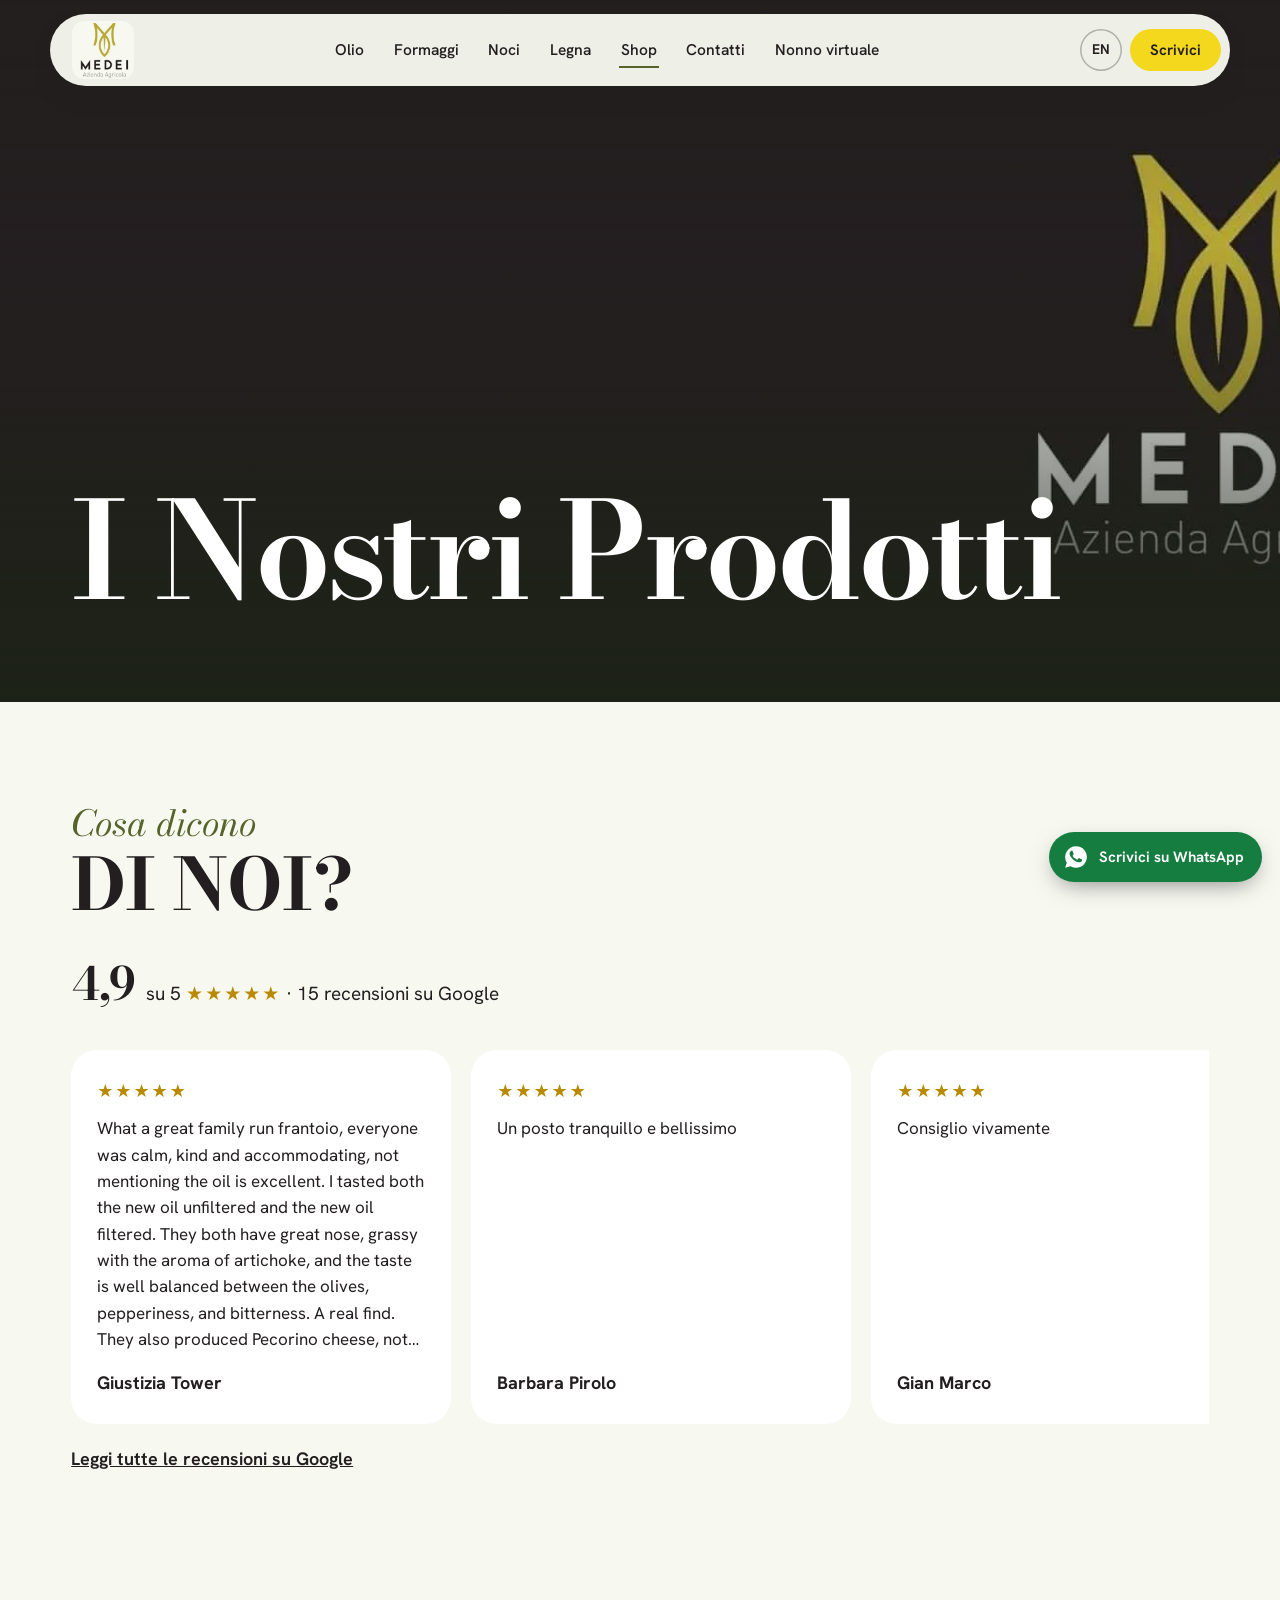
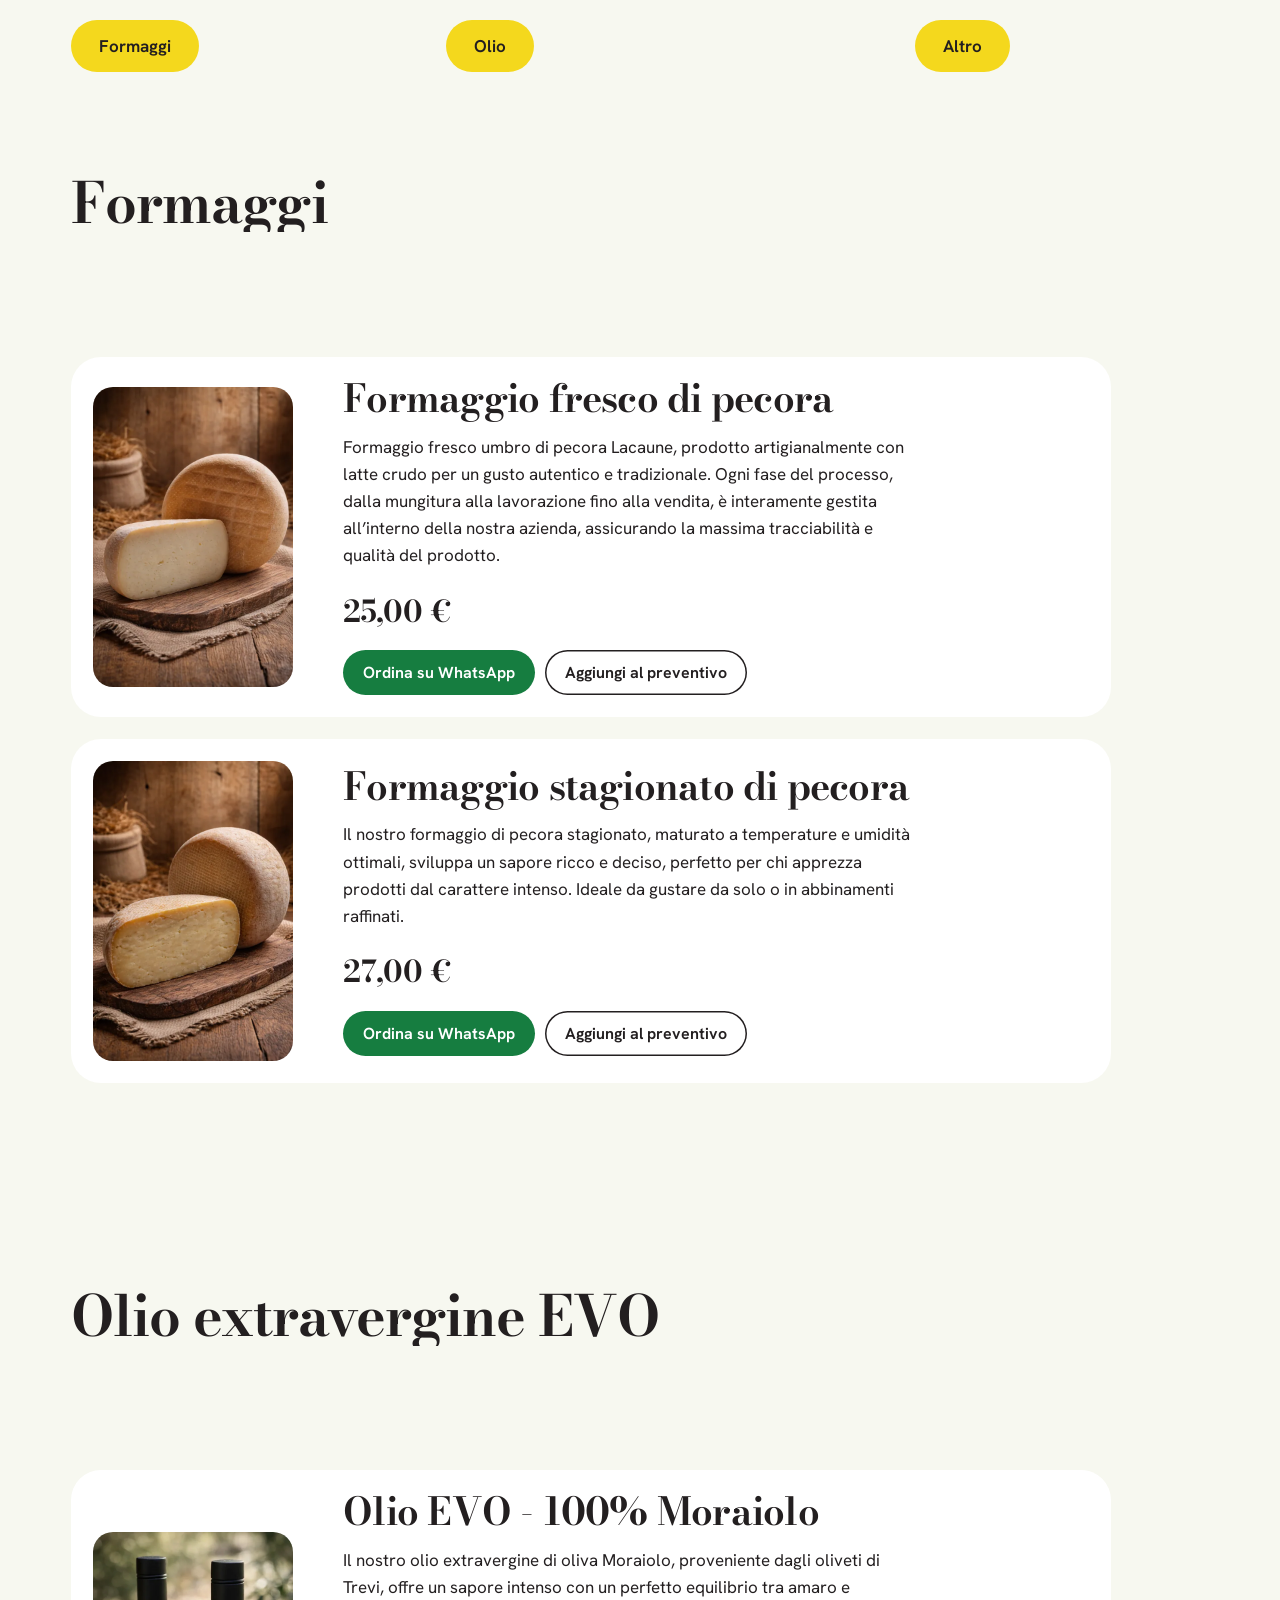
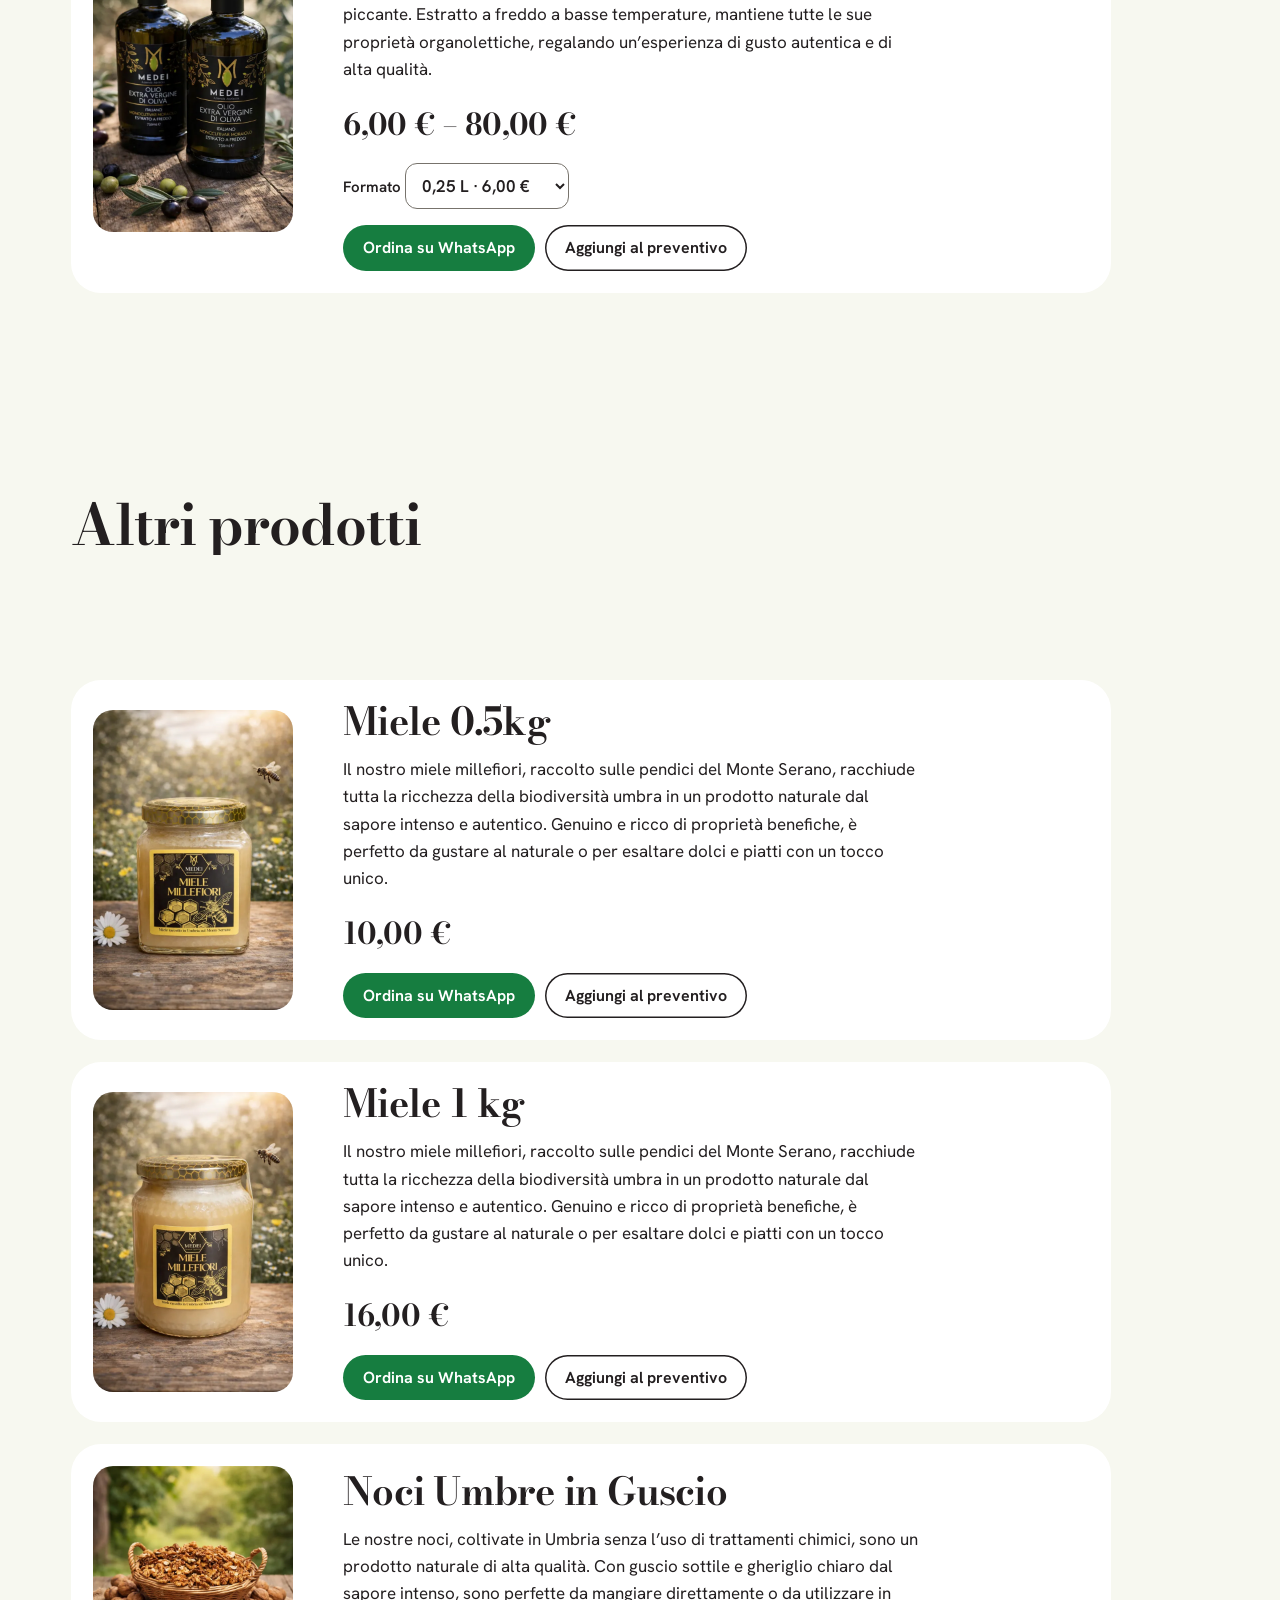
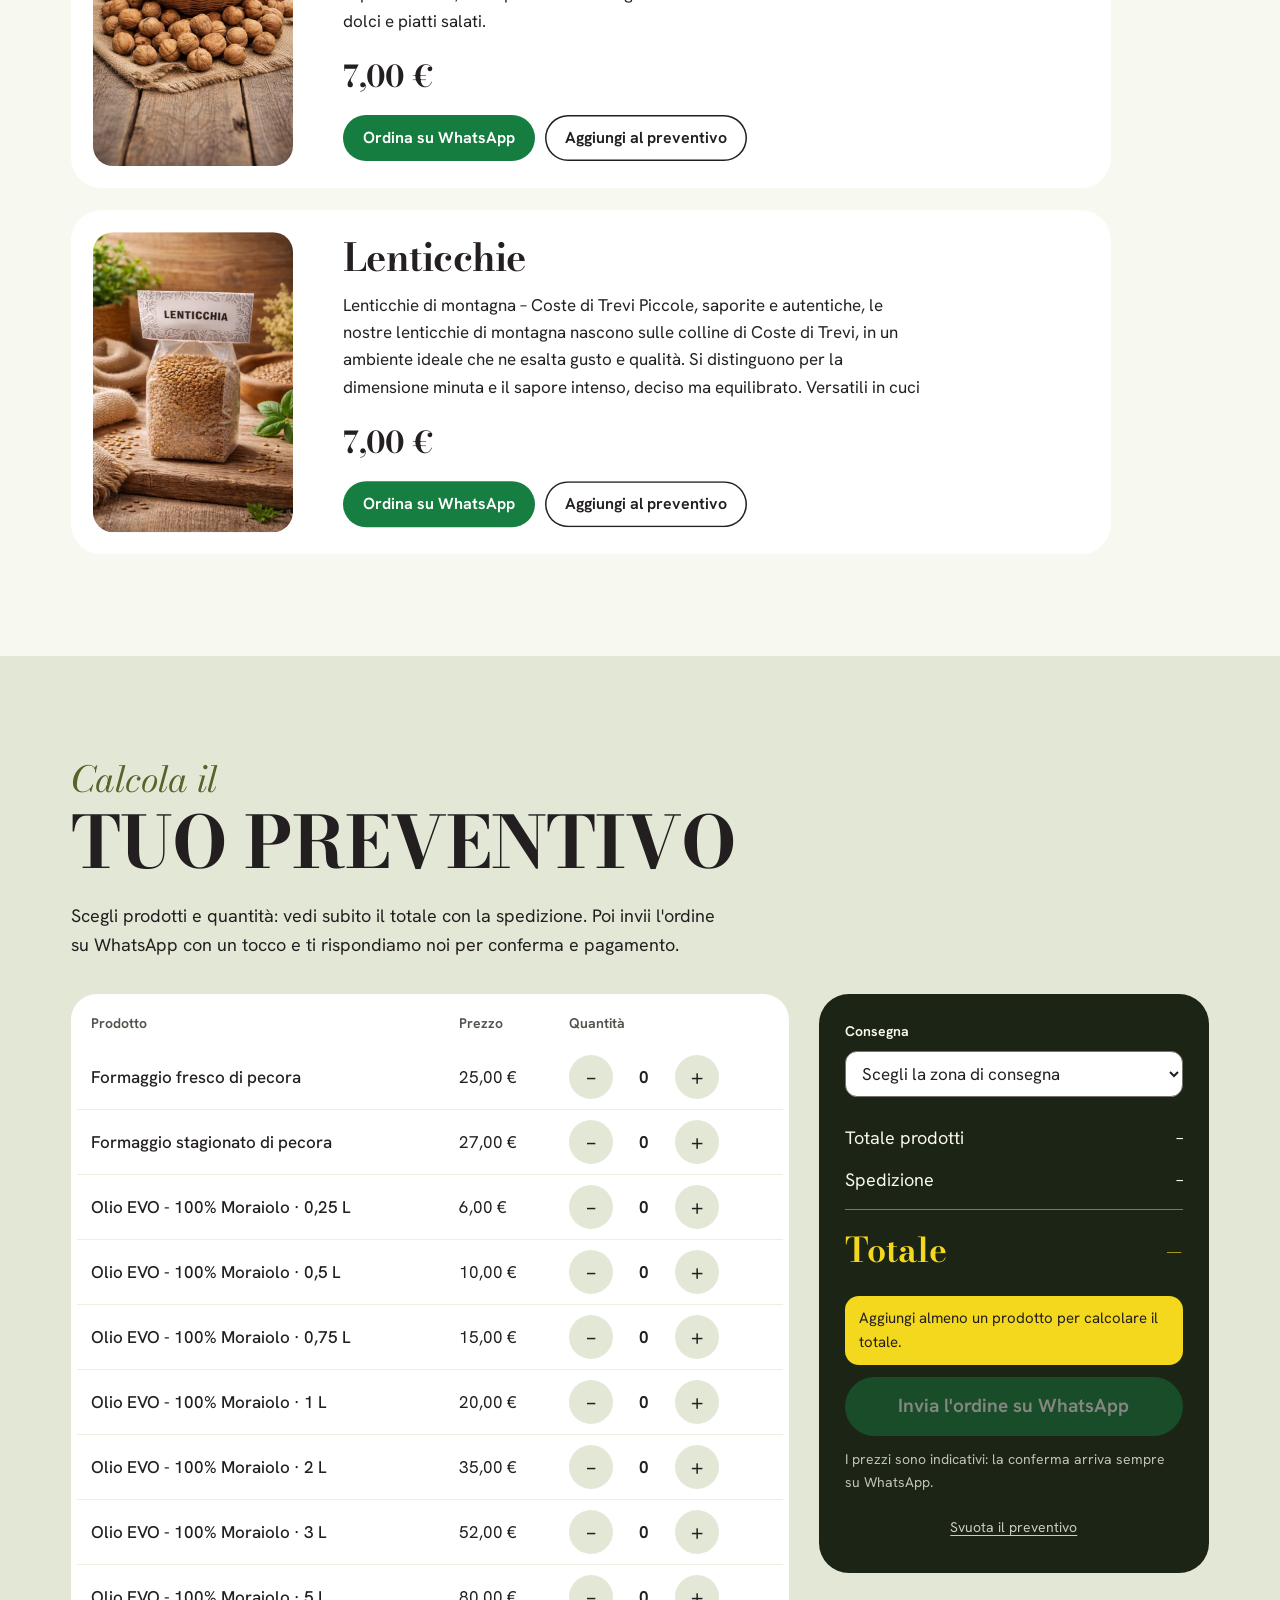
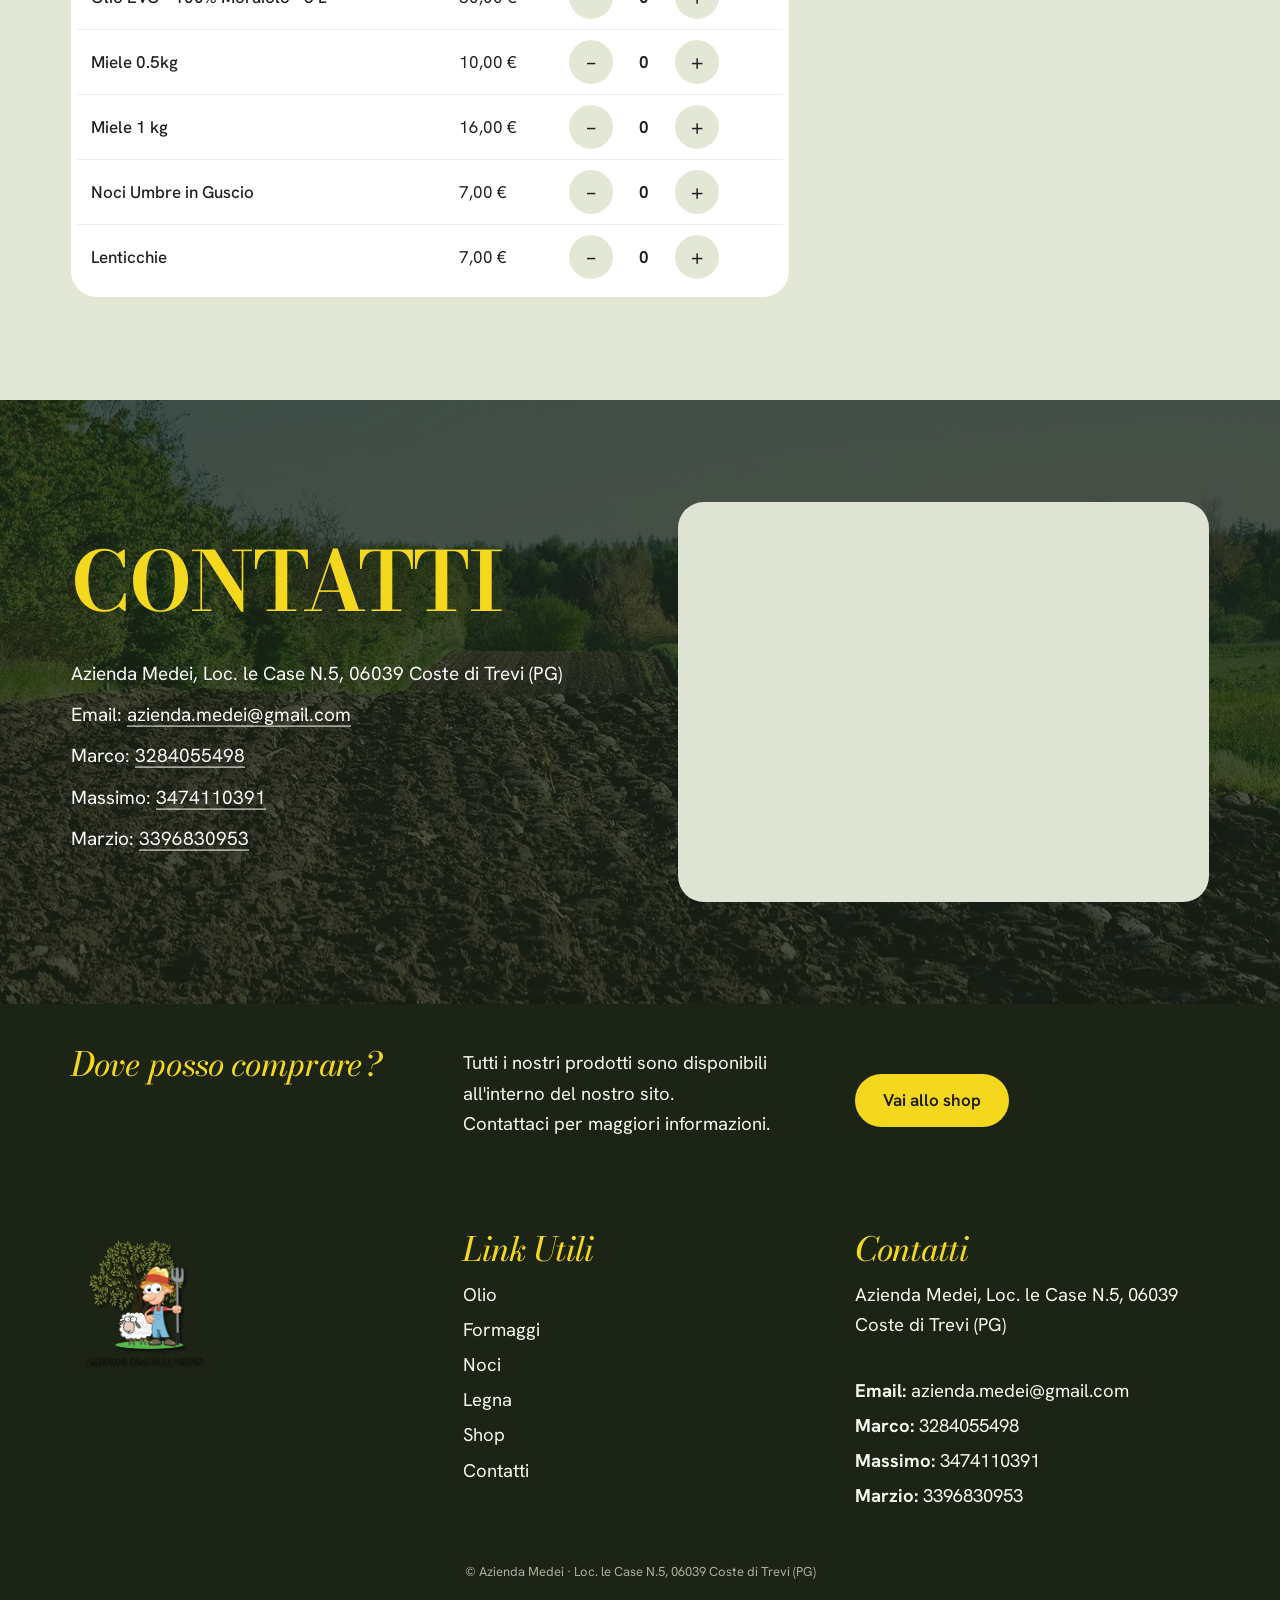
<file: shop/index.html>
<!DOCTYPE html>
<html lang="it">
<head>
<meta charset="utf-8">
<meta name="viewport" content="width=device-width, initial-scale=1">
<title>Acquista Formaggi, Olio Trevi e altri Prodotti Umbri | Azienda Medei</title>
<meta name="description" content="Acquista formaggi, Olio Trevi e autentici prodotti umbri da Azienda Medei. Qualità artigianale e sapori genuini direttamente a casa tua.">
<link rel="canonical" href="https://aziendamedei.com/shop/">
<link rel="alternate" hreflang="it" href="https://aziendamedei.com/shop/"><link rel="alternate" hreflang="en" href="https://aziendamedei.com/en/shop/"><link rel="alternate" hreflang="x-default" href="https://aziendamedei.com/shop/">
<meta property="og:type" content="website">
<meta property="og:locale" content="it_IT">
<meta property="og:site_name" content="Azienda Medei">
<meta property="og:title" content="Acquista Formaggi, Olio Trevi e altri Prodotti Umbri | Azienda Medei">
<meta property="og:description" content="Acquista formaggi, Olio Trevi e autentici prodotti umbri da Azienda Medei. Qualità artigianale e sapori genuini direttamente a casa tua.">
<meta property="og:url" content="https://aziendamedei.com/shop/">
<meta property="og:image" content="https://aziendamedei.com/img/progetto-senza-titolo2.webp">
<meta name="twitter:card" content="summary_large_image">
<meta name="theme-color" content="#1C2416">
<link rel="icon" href="../img/favicon.png" type="image/png">
<link rel="preload" href="../font/bodoni-moda-latin-wght-normal.woff2" as="font" type="font/woff2" crossorigin>
<link rel="preload" href="../font/hanken-grotesk-latin-wght-normal.woff2" as="font" type="font/woff2" crossorigin>
<link rel="stylesheet" href="../css/stile.css">
<script>document.documentElement.classList.add('js');setTimeout(function(){if(!window.__medeiAnim)document.documentElement.classList.remove('js')},2500)</script>
<script type="application/ld+json">{"@context": "https://schema.org", "@type": "Product", "name": "Formaggio fresco di pecora", "description": "Formaggio fresco umbro di pecora Lacaune, prodotto artigianalmente con latte crudo per un gusto autentico e tradizionale. Ogni fase del processo, dalla mungitura alla lavorazione fino alla vendita, è interamente gestita all’interno della nostra azienda, assicurando la massima tracciabilità e qualità del prodotto.", "image": "https://aziendamedei.com/img/formaggio-fresco.webp", "brand": {"@type": "Brand", "name": "Azienda Medei"}, "offers": {"@type": "Offer", "price": "25.00", "priceCurrency": "EUR", "availability": "https://schema.org/InStock", "url": "https://aziendamedei.com/shop/"}}</script><script type="application/ld+json">{"@context": "https://schema.org", "@type": "Product", "name": "Formaggio stagionato di pecora", "description": "Il nostro formaggio di pecora stagionato, maturato a temperature e umidità ottimali, sviluppa un sapore ricco e deciso, perfetto per chi apprezza prodotti dal carattere intenso. Ideale da gustare da solo o in abbinamenti raffinati.", "image": "https://aziendamedei.com/img/formaggio-stagionale.webp", "brand": {"@type": "Brand", "name": "Azienda Medei"}, "offers": {"@type": "Offer", "price": "27.00", "priceCurrency": "EUR", "availability": "https://schema.org/InStock", "url": "https://aziendamedei.com/shop/"}}</script><script type="application/ld+json">{"@context": "https://schema.org", "@type": "Product", "name": "Olio EVO - 100% Moraiolo", "description": "Il nostro olio extravergine di oliva Moraiolo, proveniente dagli oliveti di Trevi, offre un sapore intenso con un perfetto equilibrio tra amaro e piccante. Estratto a freddo a basse temperature, mantiene tutte le sue proprietà organolettiche, regalando un’esperienza di gusto autentica e di alta qualità.", "image": "https://aziendamedei.com/img/2-bottiglie-da.webp", "brand": {"@type": "Brand", "name": "Azienda Medei"}, "offers": {"@type": "AggregateOffer", "lowPrice": "6.00", "highPrice": "80.00", "offerCount": 7, "priceCurrency": "EUR", "availability": "https://schema.org/InStock"}}</script><script type="application/ld+json">{"@context": "https://schema.org", "@type": "Product", "name": "Miele 0.5kg", "description": "Il nostro miele millefiori, raccolto sulle pendici del Monte Serano, racchiude tutta la ricchezza della biodiversità umbra in un prodotto naturale dal sapore intenso e autentico. Genuino e ricco di proprietà benefiche, è perfetto da gustare al naturale o per esaltare dolci e piatti con un tocco unico.", "image": "https://aziendamedei.com/img/miele-piccolo-2.webp", "brand": {"@type": "Brand", "name": "Azienda Medei"}, "offers": {"@type": "Offer", "price": "10.00", "priceCurrency": "EUR", "availability": "https://schema.org/InStock", "url": "https://aziendamedei.com/shop/"}}</script><script type="application/ld+json">{"@context": "https://schema.org", "@type": "Product", "name": "Miele 1 kg", "description": "Il nostro miele millefiori, raccolto sulle pendici del Monte Serano, racchiude tutta la ricchezza della biodiversità umbra in un prodotto naturale dal sapore intenso e autentico. Genuino e ricco di proprietà benefiche, è perfetto da gustare al naturale o per esaltare dolci e piatti con un tocco unico.", "image": "https://aziendamedei.com/img/miele-grande.webp", "brand": {"@type": "Brand", "name": "Azienda Medei"}, "offers": {"@type": "Offer", "price": "16.00", "priceCurrency": "EUR", "availability": "https://schema.org/InStock", "url": "https://aziendamedei.com/shop/"}}</script><script type="application/ld+json">{"@context": "https://schema.org", "@type": "Product", "name": "Noci Umbre in Guscio", "description": "Le nostre noci, coltivate in Umbria senza l’uso di trattamenti chimici, sono un prodotto naturale di alta qualità. Con guscio sottile e gheriglio chiaro dal sapore intenso, sono perfette da mangiare direttamente o da utilizzare in dolci e piatti salati.", "image": "https://aziendamedei.com/img/noci.webp", "brand": {"@type": "Brand", "name": "Azienda Medei"}, "offers": {"@type": "Offer", "price": "7.00", "priceCurrency": "EUR", "availability": "https://schema.org/InStock", "url": "https://aziendamedei.com/shop/"}}</script><script type="application/ld+json">{"@context": "https://schema.org", "@type": "Product", "name": "Lenticchie", "description": "Lenticchie", "image": "https://aziendamedei.com/img/lenticchia.webp", "brand": {"@type": "Brand", "name": "Azienda Medei"}, "offers": {"@type": "Offer", "price": "7.00", "priceCurrency": "EUR", "availability": "https://schema.org/InStock", "url": "https://aziendamedei.com/shop/"}}</script>
</head>
<body class="con-copertina">
<a class="salta" href="#contenuto">Vai al contenuto</a><header class="testata" id="testata"><div class="barra"><a class="logo" href="../" aria-label="Azienda Medei, home"><img src="../img/logo-medei.webp" alt="Medei Azienda Agricola" width="400" height="372"></a><nav aria-label="Menu principale"><ul class="menu" id="menu"><li><a href="../olio-trevi-umbria/">Olio</a></li><li><a href="../pecorino-italiano/">Formaggi</a></li><li><a href="../noci-italiane/">Noci</a></li><li><a href="../vendita-di-legna-da-ardere-a-trevi-foligno/">Legna</a></li><li><a href="../shop/" aria-current="page">Shop</a></li><li><a href="../contatti/">Contatti</a></li><li><a href="https://nonno-andrea-azienda-medei.vercel.app/" rel="noopener">Nonno virtuale</a></li></ul></nav><div class="barra-fine"><a class="lingua" href="../en/shop/" lang="en" hreflang="en">EN</a><a class="carrello" id="hd-carrello" href="../shop/#preventivo" hidden>Preventivo <b></b></a><a class="btn piccolo" href="https://wa.me/393317294483">Scrivici</a><button class="apri-menu" aria-label="Apri il menu" aria-expanded="false" aria-controls="menu"><span></span><span></span></button></div></div></header>
<main id="contenuto">
<div class="copertina" style="--h:589px;--hm:260px;background-image:url(../img/progetto-senza-titolo2.webp)"><div class="wrap"><h1 class="titolo" style="font-size:clamp(62px,6.94vw,100px);color:#FFFFFF;text-align:left">I Nostri Prodotti</h1></div></div>
<section class="sez"><div class="wrap"><h3 class="duo" style="text-align:center"><span>cosa dicono</span> di noi?</h3><img class="fregio" src="../img/fregio.webp" alt="" width="250" height="50"><div class="recensioni"><p class="rec-voto"><strong>4,9</strong> su 5 <span class="stelle" aria-hidden="true">★★★★★</span> · 15 recensioni su Google</p><div class="scorri" tabindex="0"><figure class="recensione"><div class="stelle" aria-label="5 su 5">★★★★★</div><blockquote>What a great family run frantoio, everyone was calm, kind and accommodating, not mentioning the oil is excellent.  I tasted both the new oil unfiltered and the new oil filtered.  They both have great nose, grassy with the aroma of artichoke, and  the taste is well balanced between the olives,  pepperiness,   and bitterness.  A real find.
They also produced Pecorino cheese, not overly salty with a hint of sweetness.  You can tell it&#x27;s from the happy sheep.</blockquote><figcaption>Giustizia Tower</figcaption></figure><figure class="recensione"><div class="stelle" aria-label="5 su 5">★★★★★</div><blockquote>Un posto tranquillo e bellissimo</blockquote><figcaption>Barbara Pirolo</figcaption></figure><figure class="recensione"><div class="stelle" aria-label="5 su 5">★★★★★</div><blockquote>Consiglio vivamente</blockquote><figcaption>Gian Marco</figcaption></figure><figure class="recensione"><div class="stelle" aria-label="5 su 5">★★★★★</div><blockquote>Magnifica, cucummeru speciale</blockquote><figcaption>Lorenzo Angeloni</figcaption></figure><figure class="recensione"><div class="stelle" aria-label="5 su 5">★★★★★</div><blockquote>Bellq</blockquote><figcaption>Tommaso Pesca</figcaption></figure><figure class="recensione"><div class="stelle" aria-label="4 su 5">★★★★☆</div><blockquote>Una esperienza indimenticabile, formaggio ottimo, vi consiglio a tutti questa esperienza</blockquote><figcaption>Samuele Mondi</figcaption></figure></div><p><a class="rec-link" href="https://www.google.com/maps/place/?q=place_id:ChIJaVRViU2ILhMRIanPIkEX7s4" rel="noopener">Leggi tutte le recensioni su Google</a></p></div></div></section>
<section class="sez"><div class="wrap"><div class="riga n3"><div class="col" style="flex:1 1 28.752%"><p class="azione" style="text-align:center"><a class="btn" href="#formaggi">Formaggi</a></p></div><div class="col" style="flex:1 1 36.985%"><p class="azione" style="text-align:center"><a class="btn" href="#olio">Olio</a></p></div><div class="col" style="flex:1 1 25%"><p class="azione" style="text-align:center"><a class="btn" href="#altro">Altro</a></p></div></div></div></section>
<section class="sez" id="formaggi"><div class="wrap"><h2 class="titolo">Formaggi</h2></div></section>
<section class="sez"><div class="wrap"><div class="prodotti-lista"><article class="prodotto" data-prodotto="formaggio-fresco" data-nome="Formaggio fresco di pecora"><div class="p-foto"><img src="../img/formaggio-fresco.webp" alt="Formaggio fresco di pecora" width="600" height="900" loading="lazy" decoding="async"></div><div class="p-testo"><h3>Formaggio fresco di pecora</h3><p class="descr">Formaggio fresco umbro di pecora Lacaune, prodotto artigianalmente con latte crudo per un gusto autentico e tradizionale. Ogni fase del processo, dalla mungitura alla lavorazione fino alla vendita, è interamente gestita all’interno della nostra azienda, assicurando la massima tracciabilità e qualità del prodotto.</p><p class="prezzo" data-prezzo="formaggio-fresco">25,00 €</p><div class="p-azioni"><a class="btn wa" data-ordina href="https://wa.me/393317294483">Ordina su WhatsApp</a><button type="button" class="btn chiaro" data-aggiungi>Aggiungi al preventivo</button></div></div></article><article class="prodotto" data-prodotto="formaggio-stagionato" data-nome="Formaggio stagionato di pecora"><div class="p-foto"><img src="../img/formaggio-stagionale.webp" alt="Formaggio stagionato di pecora" width="600" height="900" loading="lazy" decoding="async"></div><div class="p-testo"><h3>Formaggio stagionato di pecora</h3><p class="descr">Il nostro formaggio di pecora stagionato, maturato a temperature e umidità ottimali, sviluppa un sapore ricco e deciso, perfetto per chi apprezza prodotti dal carattere intenso. Ideale da gustare da solo o in abbinamenti raffinati.</p><p class="prezzo" data-prezzo="formaggio-stagionato">27,00 €</p><div class="p-azioni"><a class="btn wa" data-ordina href="https://wa.me/393317294483">Ordina su WhatsApp</a><button type="button" class="btn chiaro" data-aggiungi>Aggiungi al preventivo</button></div></div></article></div></div></section>
<section class="sez"><div class="wrap"><span id="olio-ancora"></span></div></section>
<section class="sez" id="olio"><div class="wrap"><h2 class="titolo">Olio extravergine EVO</h2></div></section>
<section class="sez"><div class="wrap"><div class="prodotti-lista"><article class="prodotto" data-prodotto="olio-025l" data-nome="Olio EVO - 100% Moraiolo"><div class="p-foto"><img src="../img/2-bottiglie-da.webp" alt="Olio EVO - 100% Moraiolo" width="600" height="900" loading="lazy" decoding="async"></div><div class="p-testo"><h3>Olio EVO - 100% Moraiolo</h3><p class="descr">Il nostro olio extravergine di oliva Moraiolo, proveniente dagli oliveti di Trevi, offre un sapore intenso con un perfetto equilibrio tra amaro e piccante. Estratto a freddo a basse temperature, mantiene tutte le sue proprietà organolettiche, regalando un’esperienza di gusto autentica e di alta qualità.</p><p class="prezzo">6,00 € – 80,00 €</p><label class="formato">Formato <select data-formato><option value="olio-025l">0,25 L · 6,00 €</option><option value="olio-05l">0,5 L · 10,00 €</option><option value="olio-075l">0,75 L · 15,00 €</option><option value="olio-1l">1 L · 20,00 €</option><option value="olio-2l">2 L · 35,00 €</option><option value="olio-3l">3 L · 52,00 €</option><option value="olio-5l">5 L · 80,00 €</option></select></label><div class="p-azioni"><a class="btn wa" data-ordina href="https://wa.me/393317294483">Ordina su WhatsApp</a><button type="button" class="btn chiaro" data-aggiungi>Aggiungi al preventivo</button></div></div></article></div></div></section>
<section class="sez"><div class="wrap"><span id="altro-ancora"></span></div></section>
<section class="sez" id="altro"><div class="wrap"><h2 class="titolo">Altri prodotti</h2></div></section>
<section class="sez"><div class="wrap"><div class="prodotti-lista"><article class="prodotto" data-prodotto="miele-05" data-nome="Miele 0.5kg"><div class="p-foto"><img src="../img/miele-piccolo-2.webp" alt="Miele 0.5kg" width="600" height="900" loading="lazy" decoding="async"></div><div class="p-testo"><h3>Miele 0.5kg</h3><p class="descr">Il nostro miele millefiori, raccolto sulle pendici del Monte Serano, racchiude tutta la ricchezza della biodiversità umbra in un prodotto naturale dal sapore intenso e autentico. Genuino e ricco di proprietà benefiche, è perfetto da gustare al naturale o per esaltare dolci e piatti con un tocco unico.</p><p class="prezzo" data-prezzo="miele-05">10,00 €</p><div class="p-azioni"><a class="btn wa" data-ordina href="https://wa.me/393317294483">Ordina su WhatsApp</a><button type="button" class="btn chiaro" data-aggiungi>Aggiungi al preventivo</button></div></div></article><article class="prodotto" data-prodotto="miele-1" data-nome="Miele 1 kg"><div class="p-foto"><img src="../img/miele-grande.webp" alt="Miele 1 kg" width="600" height="900" loading="lazy" decoding="async"></div><div class="p-testo"><h3>Miele 1 kg</h3><p class="descr">Il nostro miele millefiori, raccolto sulle pendici del Monte Serano, racchiude tutta la ricchezza della biodiversità umbra in un prodotto naturale dal sapore intenso e autentico. Genuino e ricco di proprietà benefiche, è perfetto da gustare al naturale o per esaltare dolci e piatti con un tocco unico.</p><p class="prezzo" data-prezzo="miele-1">16,00 €</p><div class="p-azioni"><a class="btn wa" data-ordina href="https://wa.me/393317294483">Ordina su WhatsApp</a><button type="button" class="btn chiaro" data-aggiungi>Aggiungi al preventivo</button></div></div></article><article class="prodotto" data-prodotto="noci" data-nome="Noci Umbre in Guscio"><div class="p-foto"><img src="../img/noci.webp" alt="Noci Umbre in Guscio" width="600" height="900" loading="lazy" decoding="async"></div><div class="p-testo"><h3>Noci Umbre in Guscio</h3><p class="descr">Le nostre noci, coltivate in Umbria senza l’uso di trattamenti chimici, sono un prodotto naturale di alta qualità. Con guscio sottile e gheriglio chiaro dal sapore intenso, sono perfette da mangiare direttamente o da utilizzare in dolci e piatti salati.</p><p class="prezzo" data-prezzo="noci">7,00 €</p><div class="p-azioni"><a class="btn wa" data-ordina href="https://wa.me/393317294483">Ordina su WhatsApp</a><button type="button" class="btn chiaro" data-aggiungi>Aggiungi al preventivo</button></div></div></article><article class="prodotto" data-prodotto="lenticchie" data-nome="Lenticchie"><div class="p-foto"><img src="../img/lenticchia.webp" alt="Lenticchie" width="600" height="900" loading="lazy" decoding="async"></div><div class="p-testo"><h3>Lenticchie</h3><p class="descr">Lenticchie di montagna – Coste di Trevi Piccole, saporite e autentiche, le nostre lenticchie di montagna nascono sulle colline di Coste di Trevi, in un ambiente ideale che ne esalta gusto e qualità. Si distinguono per la dimensione minuta e il sapore intenso, deciso ma equilibrato. Versatili in cuci</p><p class="prezzo" data-prezzo="lenticchie">7,00 €</p><div class="p-azioni"><a class="btn wa" data-ordina href="https://wa.me/393317294483">Ordina su WhatsApp</a><button type="button" class="btn chiaro" data-aggiungi>Aggiungi al preventivo</button></div></div></article></div></div></section>
<section class="sez preventivo" id="preventivo" data-lang="it"><div class="wrap"><h2 class="duo" style="text-align:center"><span>Calcola il</span> tuo preventivo</h2><img class="fregio" src="../img/fregio.webp" alt="" width="250" height="50"><p class="pv-intro">Scegli prodotti e quantità: vedi subito il totale con la spedizione. Poi invii l'ordine su WhatsApp con un tocco e ti rispondiamo noi per conferma e pagamento.</p><div class="pv-griglia"><div class="pv-tabella"><table><thead><tr><th scope="col">Prodotto</th><th scope="col">Prezzo</th><th scope="col">Quantità</th></tr></thead><tbody><tr data-voce="formaggio-fresco"><th scope="row">Formaggio fresco di pecora</th><td class="c-prezzo" data-prezzo="formaggio-fresco">25,00 €</td><td class="c-q"><div class="passo"><button type="button" data-meno aria-label="Togli uno: Formaggio fresco di pecora">−</button><input type="number" inputmode="numeric" min="0" max="999" value="0" aria-label="Quantità: Formaggio fresco di pecora"><button type="button" data-piu aria-label="Aggiungi uno: Formaggio fresco di pecora">+</button></div></td></tr><tr data-voce="formaggio-stagionato"><th scope="row">Formaggio stagionato di pecora</th><td class="c-prezzo" data-prezzo="formaggio-stagionato">27,00 €</td><td class="c-q"><div class="passo"><button type="button" data-meno aria-label="Togli uno: Formaggio stagionato di pecora">−</button><input type="number" inputmode="numeric" min="0" max="999" value="0" aria-label="Quantità: Formaggio stagionato di pecora"><button type="button" data-piu aria-label="Aggiungi uno: Formaggio stagionato di pecora">+</button></div></td></tr><tr data-voce="olio-025l"><th scope="row">Olio EVO - 100% Moraiolo · 0,25 L</th><td class="c-prezzo" data-prezzo="olio-025l">6,00 €</td><td class="c-q"><div class="passo"><button type="button" data-meno aria-label="Togli uno: Olio EVO - 100% Moraiolo · 0,25 L">−</button><input type="number" inputmode="numeric" min="0" max="999" value="0" aria-label="Quantità: Olio EVO - 100% Moraiolo · 0,25 L"><button type="button" data-piu aria-label="Aggiungi uno: Olio EVO - 100% Moraiolo · 0,25 L">+</button></div></td></tr><tr data-voce="olio-05l"><th scope="row">Olio EVO - 100% Moraiolo · 0,5 L</th><td class="c-prezzo" data-prezzo="olio-05l">10,00 €</td><td class="c-q"><div class="passo"><button type="button" data-meno aria-label="Togli uno: Olio EVO - 100% Moraiolo · 0,5 L">−</button><input type="number" inputmode="numeric" min="0" max="999" value="0" aria-label="Quantità: Olio EVO - 100% Moraiolo · 0,5 L"><button type="button" data-piu aria-label="Aggiungi uno: Olio EVO - 100% Moraiolo · 0,5 L">+</button></div></td></tr><tr data-voce="olio-075l"><th scope="row">Olio EVO - 100% Moraiolo · 0,75 L</th><td class="c-prezzo" data-prezzo="olio-075l">15,00 €</td><td class="c-q"><div class="passo"><button type="button" data-meno aria-label="Togli uno: Olio EVO - 100% Moraiolo · 0,75 L">−</button><input type="number" inputmode="numeric" min="0" max="999" value="0" aria-label="Quantità: Olio EVO - 100% Moraiolo · 0,75 L"><button type="button" data-piu aria-label="Aggiungi uno: Olio EVO - 100% Moraiolo · 0,75 L">+</button></div></td></tr><tr data-voce="olio-1l"><th scope="row">Olio EVO - 100% Moraiolo · 1 L</th><td class="c-prezzo" data-prezzo="olio-1l">20,00 €</td><td class="c-q"><div class="passo"><button type="button" data-meno aria-label="Togli uno: Olio EVO - 100% Moraiolo · 1 L">−</button><input type="number" inputmode="numeric" min="0" max="999" value="0" aria-label="Quantità: Olio EVO - 100% Moraiolo · 1 L"><button type="button" data-piu aria-label="Aggiungi uno: Olio EVO - 100% Moraiolo · 1 L">+</button></div></td></tr><tr data-voce="olio-2l"><th scope="row">Olio EVO - 100% Moraiolo · 2 L</th><td class="c-prezzo" data-prezzo="olio-2l">35,00 €</td><td class="c-q"><div class="passo"><button type="button" data-meno aria-label="Togli uno: Olio EVO - 100% Moraiolo · 2 L">−</button><input type="number" inputmode="numeric" min="0" max="999" value="0" aria-label="Quantità: Olio EVO - 100% Moraiolo · 2 L"><button type="button" data-piu aria-label="Aggiungi uno: Olio EVO - 100% Moraiolo · 2 L">+</button></div></td></tr><tr data-voce="olio-3l"><th scope="row">Olio EVO - 100% Moraiolo · 3 L</th><td class="c-prezzo" data-prezzo="olio-3l">52,00 €</td><td class="c-q"><div class="passo"><button type="button" data-meno aria-label="Togli uno: Olio EVO - 100% Moraiolo · 3 L">−</button><input type="number" inputmode="numeric" min="0" max="999" value="0" aria-label="Quantità: Olio EVO - 100% Moraiolo · 3 L"><button type="button" data-piu aria-label="Aggiungi uno: Olio EVO - 100% Moraiolo · 3 L">+</button></div></td></tr><tr data-voce="olio-5l"><th scope="row">Olio EVO - 100% Moraiolo · 5 L</th><td class="c-prezzo" data-prezzo="olio-5l">80,00 €</td><td class="c-q"><div class="passo"><button type="button" data-meno aria-label="Togli uno: Olio EVO - 100% Moraiolo · 5 L">−</button><input type="number" inputmode="numeric" min="0" max="999" value="0" aria-label="Quantità: Olio EVO - 100% Moraiolo · 5 L"><button type="button" data-piu aria-label="Aggiungi uno: Olio EVO - 100% Moraiolo · 5 L">+</button></div></td></tr><tr data-voce="miele-05"><th scope="row">Miele 0.5kg</th><td class="c-prezzo" data-prezzo="miele-05">10,00 €</td><td class="c-q"><div class="passo"><button type="button" data-meno aria-label="Togli uno: Miele 0.5kg">−</button><input type="number" inputmode="numeric" min="0" max="999" value="0" aria-label="Quantità: Miele 0.5kg"><button type="button" data-piu aria-label="Aggiungi uno: Miele 0.5kg">+</button></div></td></tr><tr data-voce="miele-1"><th scope="row">Miele 1 kg</th><td class="c-prezzo" data-prezzo="miele-1">16,00 €</td><td class="c-q"><div class="passo"><button type="button" data-meno aria-label="Togli uno: Miele 1 kg">−</button><input type="number" inputmode="numeric" min="0" max="999" value="0" aria-label="Quantità: Miele 1 kg"><button type="button" data-piu aria-label="Aggiungi uno: Miele 1 kg">+</button></div></td></tr><tr data-voce="noci"><th scope="row">Noci Umbre in Guscio</th><td class="c-prezzo" data-prezzo="noci">7,00 €</td><td class="c-q"><div class="passo"><button type="button" data-meno aria-label="Togli uno: Noci Umbre in Guscio">−</button><input type="number" inputmode="numeric" min="0" max="999" value="0" aria-label="Quantità: Noci Umbre in Guscio"><button type="button" data-piu aria-label="Aggiungi uno: Noci Umbre in Guscio">+</button></div></td></tr><tr data-voce="lenticchie"><th scope="row">Lenticchie</th><td class="c-prezzo" data-prezzo="lenticchie">7,00 €</td><td class="c-q"><div class="passo"><button type="button" data-meno aria-label="Togli uno: Lenticchie">−</button><input type="number" inputmode="numeric" min="0" max="999" value="0" aria-label="Quantità: Lenticchie"><button type="button" data-piu aria-label="Aggiungi uno: Lenticchie">+</button></div></td></tr></tbody></table></div><aside class="pv-riepilogo" aria-live="polite"><label for="pv-zona">Consegna</label><select id="pv-zona"><option value="">Scegli la zona di consegna</option><option value="ritiro">Ritiro in sede (Coste di Trevi)</option><option value="umbria">Umbria</option><option value="italia">Italia (Sicilia compresa, Sardegna esclusa)</option><option value="sardegna">Sardegna</option><option value="eu1">Austria, Germania</option><option value="eu2">Belgio, Francia, Paesi Bassi, Polonia, Slovacchia</option><option value="eu3">Portogallo, Danimarca, Spagna, Ungheria</option><option value="eu4">Grecia, Svezia, Estonia, Lituania, Lettonia, Croazia</option></select><dl><div><dt>Totale prodotti</dt><dd id="pv-sub">–</dd></div><div><dt>Spedizione</dt><dd id="pv-sped">–</dd></div><div class="pv-tot"><dt>Totale</dt><dd id="pv-tot">–</dd></div></dl><p class="pv-avviso" id="pv-avviso">Aggiungi almeno un prodotto per calcolare il totale.</p><a class="btn wa grande" id="pv-invia" href="https://wa.me/393317294483" aria-disabled="true">Invia l'ordine su WhatsApp</a><p class="pv-nota">I prezzi sono indicativi: la conferma arriva sempre su WhatsApp.</p></aside></div></div></section>
<section class="sez su-foto" style="background-image:url(../img/fields-field-landscape-agriculture-spring-plowed-plow-earth.webp)"><div class="wrap"><div class="riga n2"><div class="col" style="flex:1 1 50%"><h3 class="titolo" style="font-size:clamp(35px,3.47vw,50px);color:#FEC321;text-align:left">CONTATTI</h3><img class="fregio" src="../img/fregio-chiaro.webp" alt="" width="250" height="50" style="margin-left:0"><ul class="elenco"><li>Azienda Medei, Loc. le Case N.5, 06039 Coste di Trevi (PG)</li><li>Email: <a href="mailto:azienda.medei@gmail.com">azienda.medei@gmail.com</a></li><li>Marco: <a href="tel:+393284055498">3284055498</a></li><li>Massimo: <a href="tel:+393474110391">3474110391</a></li><li>Marzio: <a href="tel:+393396830953">3396830953</a></li></ul></div><div class="col" style="flex:1 1 50%"><iframe class="mappa" title="Mappa: dove si trova l&#x27;Azienda Medei" loading="lazy" referrerpolicy="no-referrer-when-downgrade" src="https://maps.google.com/maps?q=Localit%C3%A0+Coste+S.+Paolo%2C+16A%2C+06039+Coste+PG&amp;z=13&amp;output=embed"></iframe></div></div></div></section>
<section class="sez scuro" style="background-color:#231F20"><div class="wrap"><div class="riga n3"><div class="col"><h3 class="titolo" style="font-size:clamp(30px,3.47vw,50px);color:#F4D81D;text-align:left">Dove posso comprare?</h3></div><div class="col"><div class="testo" style="text-align:left"><p>Tutti i nostri prodotti sono disponibili all'interno del nostro sito. <br>Contattaci per maggiori informazioni.</p></div></div><div class="col"><p class="azione" style="text-align:center"><a class="btn" href="../shop/">Vai allo shop</a></p></div></div></div></section>
<section class="sez scuro" style="background-color:#231F20"><div class="wrap"><div class="riga n3"><div class="col"><img src="../img/11bf4ddb-1d9d-4014-947c-0e4c5b2a269a.webp" alt="logo azienda medei" width="1400" height="1397" class="foto" loading="lazy" decoding="async"></div><div class="col"><h3 class="titolo" style="font-size:clamp(30px,1.74vw,25px);color:#F4D81D;text-align:left">Link Utili</h3><div class="testo" style="text-align:center"><p><a href="../olio-trevi-umbria/">Olio</a></p></div><div class="testo" style="text-align:center"><p><a href="../pecorino-italiano/">Formaggi</a></p></div><div class="testo" style="text-align:center"><p><a href="../noci-italiane/">Noci</a></p></div><div class="testo" style="text-align:center"><p><a href="../vendita-di-legna-da-ardere-a-trevi-foligno/">Legna</a></p></div><div class="testo" style="text-align:center"><p><a href="../shop/">Shop</a></p></div><div class="testo" style="text-align:center"><p><a href="../contatti/">Contatti</a></p></div></div><div class="col"><h3 class="titolo" style="font-size:clamp(30px,1.74vw,25px);color:#F4D81D;text-align:left">Contatti</h3><div class="testo" style="text-align:center"><p>Azienda Medei, Loc. le Case N.5, 06039 Coste di Trevi (PG)</p><p><strong><br>Email:</strong> azienda.medei@gmail.com</p><p><strong>Marco:</strong> 3284055498</p><p><strong>Massimo:</strong> 3474110391</p><p><strong>Marzio:</strong> 3396830953</p></div></div></div></div></section>
</main>
<p id="annuncio" class="solo-lettori" aria-live="polite"></p>
<p class="copy">© Azienda Medei · Loc. le Case N.5, 06039 Coste di Trevi (PG)</p>
<a class="wa-fisso" href="https://wa.me/393317294483?text=Ciao%20Luca%2C%20ti%20contatto%20per%20avere%20informazioni%20sulla%20azienda%20Medei." aria-label="Scrivici su WhatsApp"><svg viewBox="0 0 24 24" aria-hidden="true"><path d="M12 2a10 10 0 0 0-8.500 15.200L2 22l4.900-1.400A10 10 0 1 0 12 2Zm5.300 13.600c-.200.600-1.300 1.200-1.800 1.200-.500.100-1 .300-3.400-.700-2.900-1.200-4.700-4.100-4.900-4.300-.100-.200-1.100-1.500-1.100-2.900s.700-2 1-2.300c.200-.300.500-.300.700-.300h.500c.200 0 .400 0 .600.500l.900 2.100c.100.200.100.300 0 .500l-.300.500-.400.500c-.100.100-.300.300-.100.600.200.300.700 1.200 1.600 2 1.100.900 2 1.200 2.300 1.400.300.100.400.100.600-.100l.900-1.100c.200-.300.400-.200.700-.100l2 1c.300.100.500.200.500.300.100.100.100.700-.200 1.300Z"/></svg><span>Scrivici su WhatsApp</span></a>
<nav class="barra-bassa" aria-label="Azioni rapide"><a href="../shop/">Prodotti</a><a href="../shop/#preventivo" id="bb-prev">Preventivo<b id="bb-tot"></b></a><a class="bb-wa" href="https://wa.me/393317294483"><svg viewBox="0 0 24 24" aria-hidden="true"><path d="M12 2a10 10 0 0 0-8.500 15.200L2 22l4.900-1.400A10 10 0 1 0 12 2Zm5.300 13.600c-.200.600-1.300 1.200-1.800 1.200-.500.100-1 .300-3.400-.700-2.900-1.200-4.700-4.100-4.900-4.300-.100-.200-1.100-1.500-1.100-2.900s.700-2 1-2.300c.200-.300.500-.300.700-.300h.500c.200 0 .400 0 .600.500l.900 2.100c.100.200.100.300 0 .500l-.300.500-.400.500c-.100.100-.300.300-.100.600.200.300.700 1.200 1.600 2 1.100.900 2 1.200 2.300 1.400.300.100.400.100.600-.100l.900-1.100c.200-.300.400-.200.700-.100l2 1c.300.100.500.200.500.300.100.100.100.700-.200 1.300Z"/></svg>WhatsApp</a></nav>
<script src="../dati/prezzario.js"></script>
<script src="../js/vendor/gsap.min.js" defer></script>
<script src="../js/vendor/ScrollTrigger.min.js" defer></script>
<script src="../js/vendor/SplitText.min.js" defer></script>
<script src="../js/vendor/lenis.min.js" defer></script>
<script src="../js/sito.js" defer></script>
<script src="../js/movimento.js" defer></script>
</body>
</html>
</file>
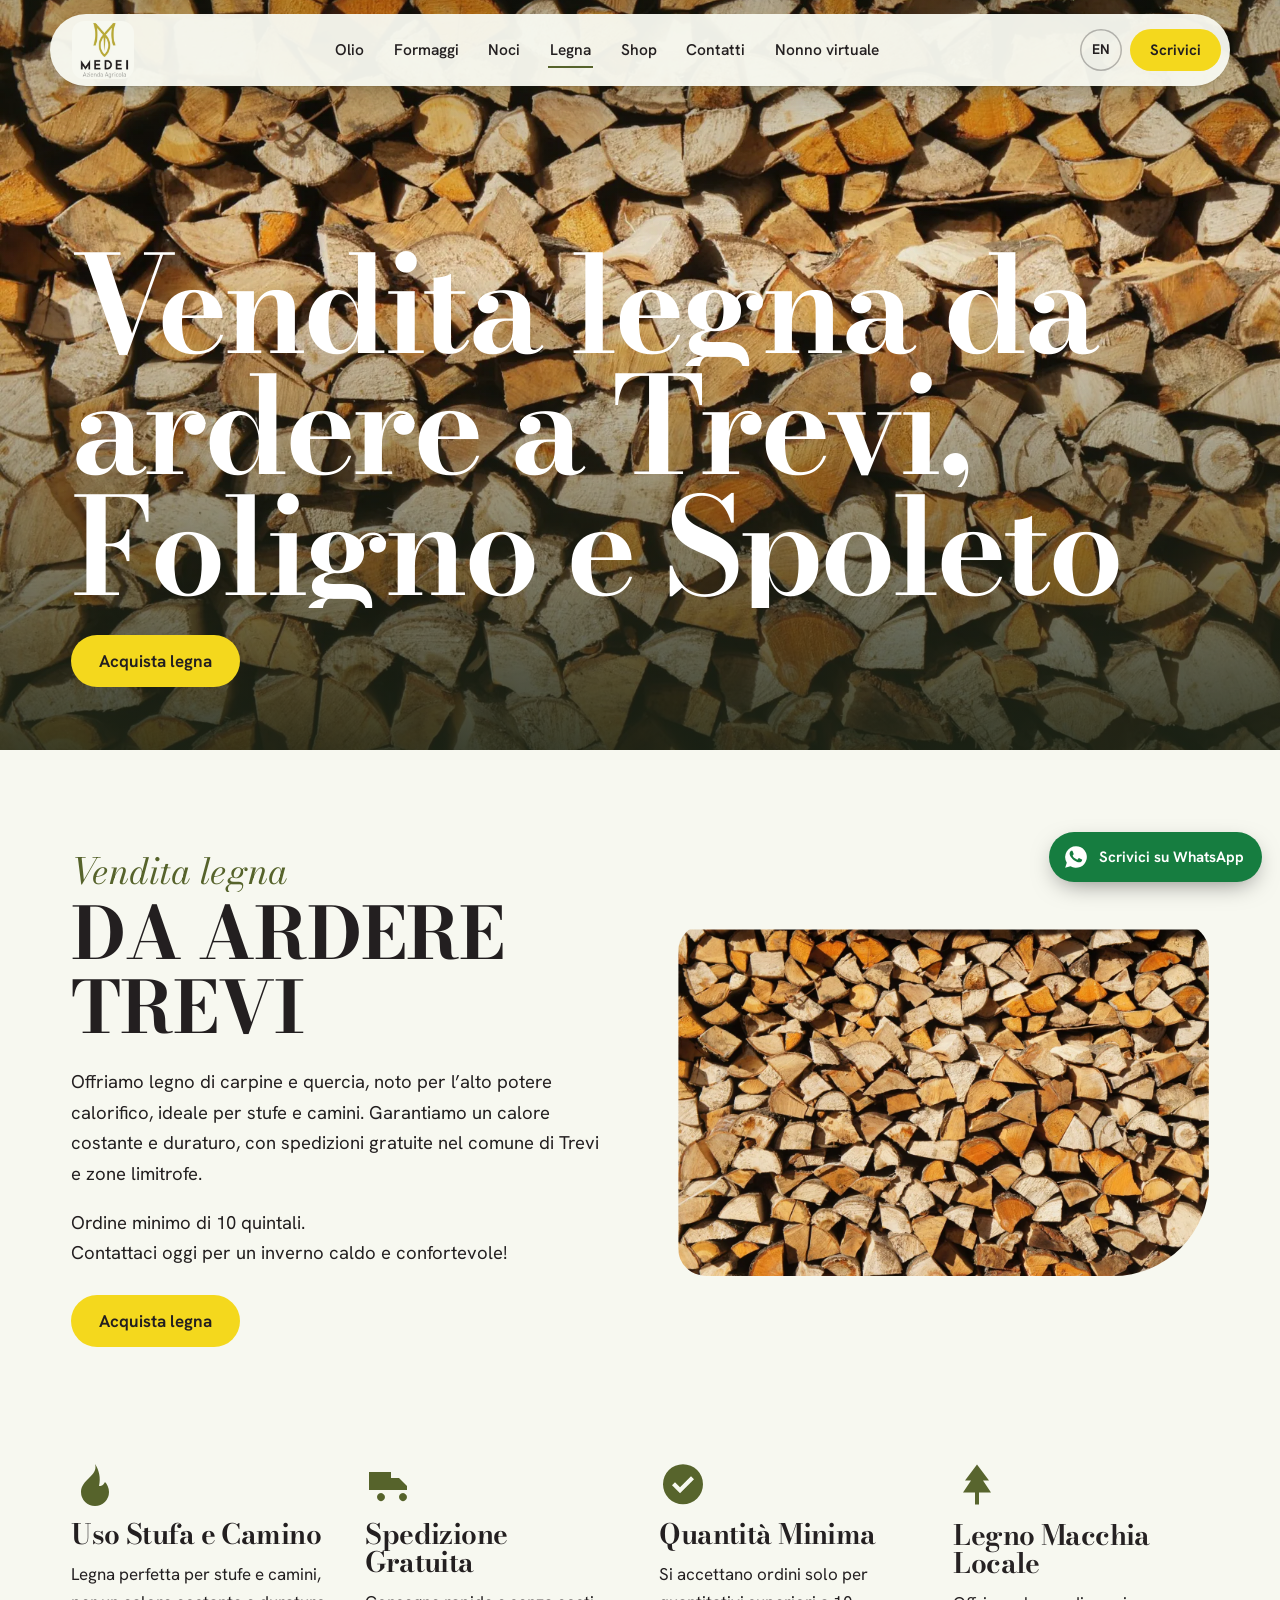
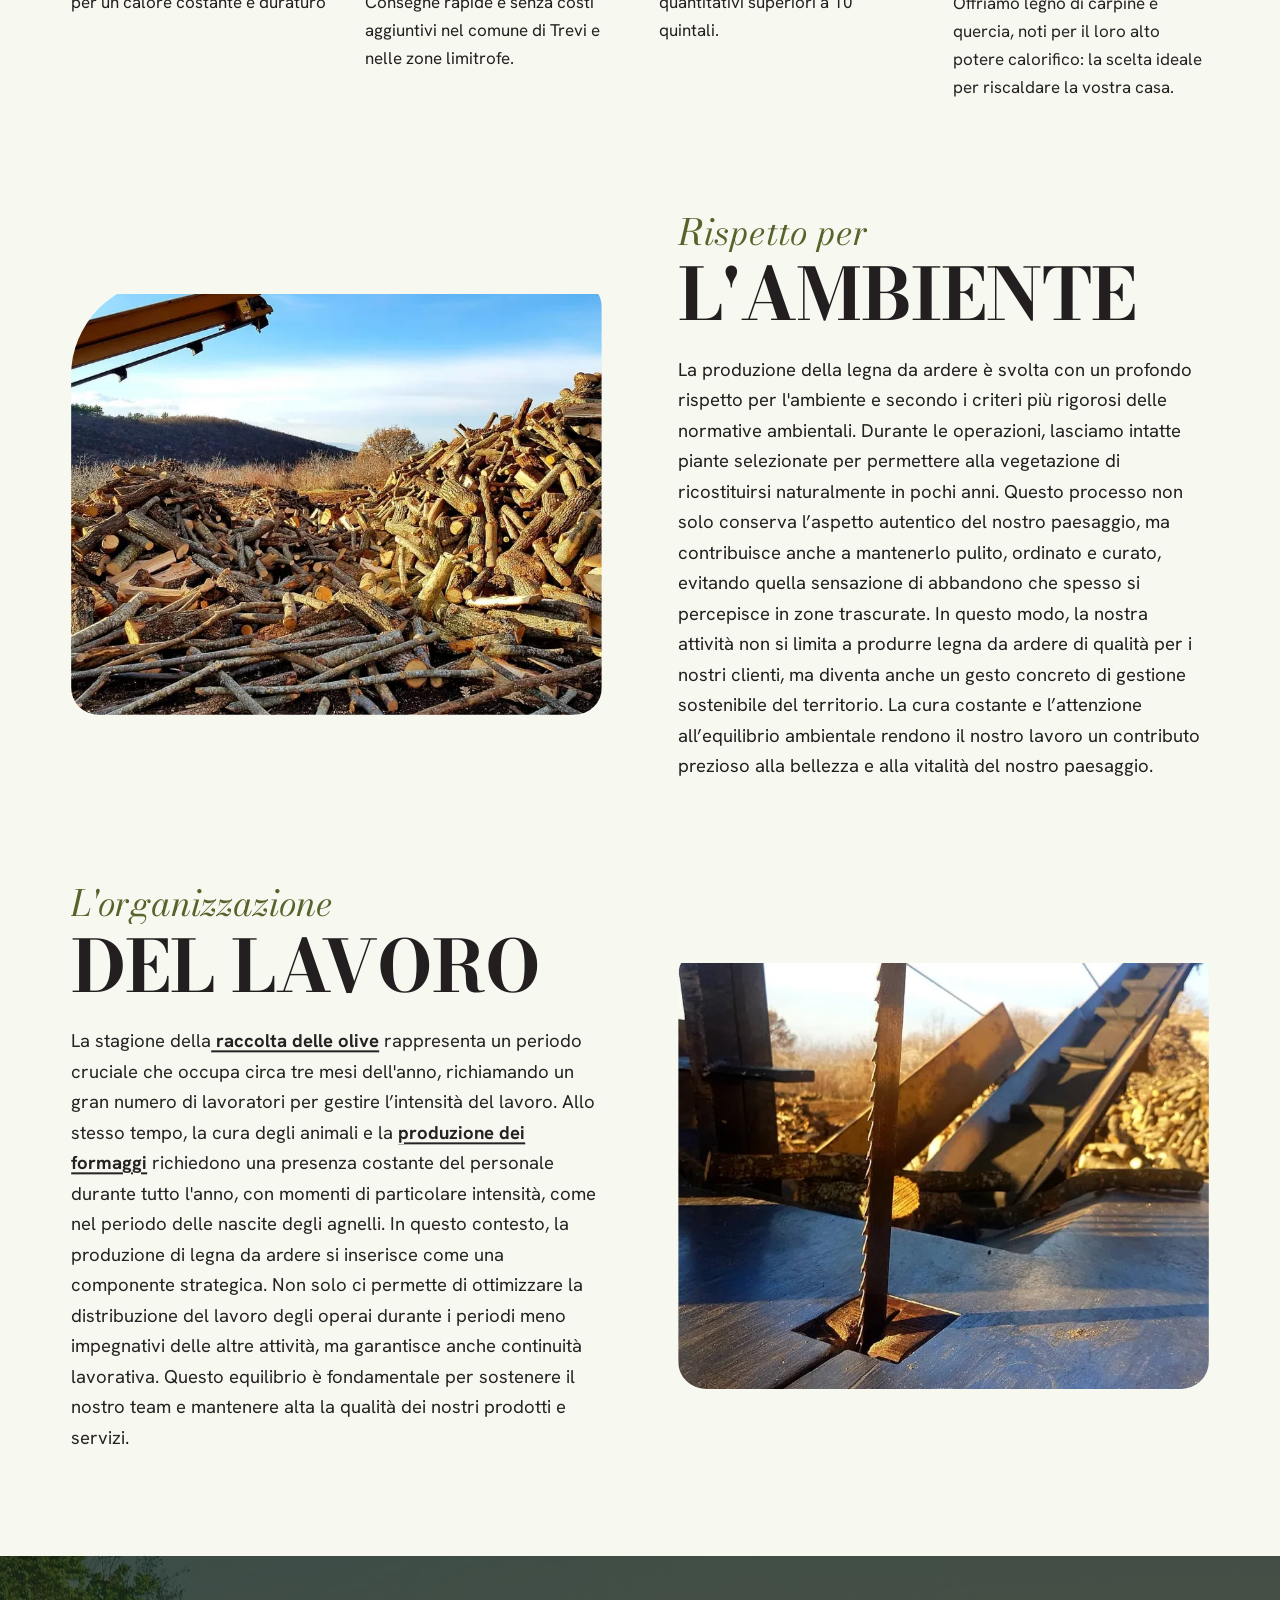
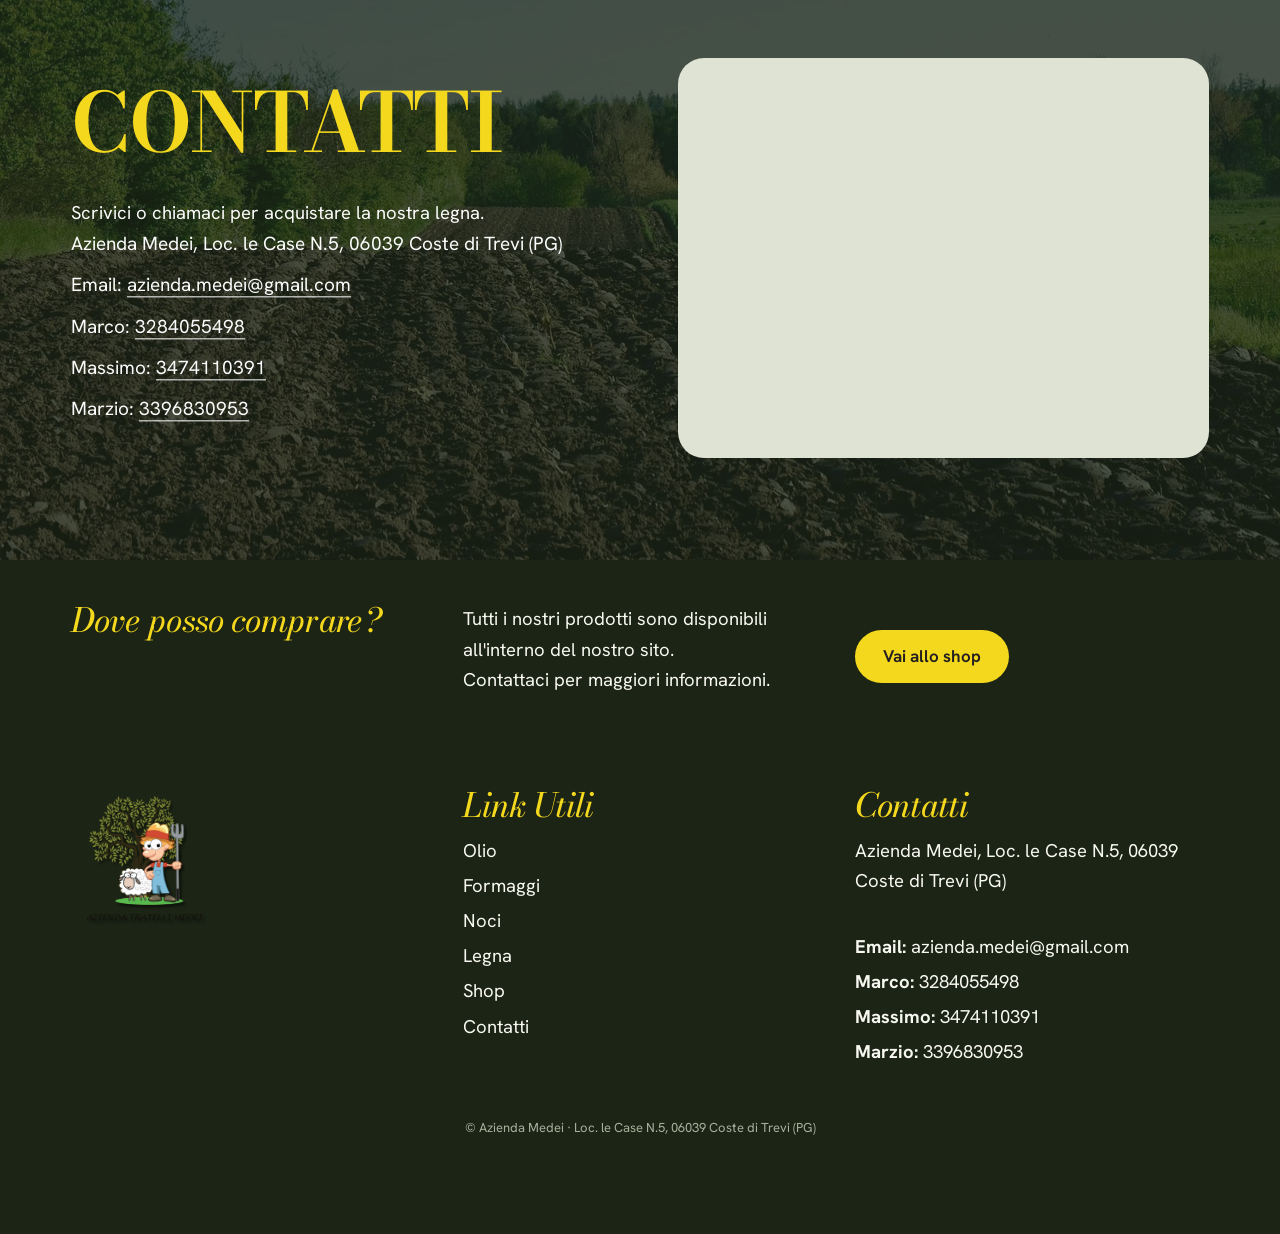
<file: vendita-di-legna-da-ardere-a-trevi-foligno/index.html>
<!DOCTYPE html>
<html lang="it">
<head>
<meta charset="utf-8">
<meta name="viewport" content="width=device-width, initial-scale=1">
<title>Legna da Ardere Foligno, Spoleto, Trevi | Azienda Medei</title>
<meta name="description" content="Vendita di legna da ardere a Trevi Foligno e nelle zone limitrofe. Legna di qualità, ideale per stufe e camini. Spedizione gratuita inclusa.">
<link rel="canonical" href="https://aziendamedei.com/vendita-di-legna-da-ardere-a-trevi-foligno/">

<meta property="og:type" content="website">
<meta property="og:locale" content="it_IT">
<meta property="og:site_name" content="Azienda Medei">
<meta property="og:title" content="Legna da Ardere Foligno, Spoleto, Trevi | Azienda Medei">
<meta property="og:description" content="Vendita di legna da ardere a Trevi Foligno e nelle zone limitrofe. Legna di qualità, ideale per stufe e camini. Spedizione gratuita inclusa.">
<meta property="og:url" content="https://aziendamedei.com/vendita-di-legna-da-ardere-a-trevi-foligno/">
<meta property="og:image" content="https://aziendamedei.com/img/firewood-1162252-1-scaled-2.webp">
<meta name="twitter:card" content="summary_large_image">
<meta name="theme-color" content="#1C2416">
<link rel="icon" href="../img/favicon.png" type="image/png">
<link rel="preload" href="../font/bodoni-moda-latin-wght-normal.woff2" as="font" type="font/woff2" crossorigin>
<link rel="preload" href="../font/hanken-grotesk-latin-wght-normal.woff2" as="font" type="font/woff2" crossorigin>
<link rel="stylesheet" href="../css/stile.css">
<script>document.documentElement.classList.add('js');setTimeout(function(){if(!window.__medeiAnim)document.documentElement.classList.remove('js')},2500)</script>

</head>
<body class="con-copertina">
<a class="salta" href="#contenuto">Vai al contenuto</a><header class="testata" id="testata"><div class="barra"><a class="logo" href="../" aria-label="Azienda Medei, home"><img src="../img/logo-medei.webp" alt="Medei Azienda Agricola" width="400" height="372"></a><nav aria-label="Menu principale"><ul class="menu" id="menu"><li><a href="../olio-trevi-umbria/">Olio</a></li><li><a href="../pecorino-italiano/">Formaggi</a></li><li><a href="../noci-italiane/">Noci</a></li><li><a href="../vendita-di-legna-da-ardere-a-trevi-foligno/" aria-current="page">Legna</a></li><li><a href="../shop/">Shop</a></li><li><a href="../contatti/">Contatti</a></li><li><a href="https://nonno-andrea-azienda-medei.vercel.app/" rel="noopener">Nonno virtuale</a></li></ul></nav><div class="barra-fine"><a class="lingua" href="../en/azienda-medei/" lang="en" hreflang="en">EN</a><a class="carrello" id="hd-carrello" href="../shop/#preventivo" hidden>Preventivo <b></b></a><a class="btn piccolo" href="https://wa.me/393317294483">Scrivici</a><button class="apri-menu" aria-label="Apri il menu" aria-expanded="false" aria-controls="menu"><span></span><span></span></button></div></div></header>
<main id="contenuto">
<div class="copertina" style="--h:750px;--hm:600px;background-image:url(../img/firewood-1162252-1-scaled-2.webp)"><video class="sfondo" src="../video/192687-893427276-online-video-cutter-com.mp4" poster="../img/firewood-1162252-1-scaled-2.webp" autoplay muted loop playsinline preload="metadata" aria-hidden="true"></video><div class="wrap"><div class="blocco"><h1 class="titolo" style="color:#FFFFFF;text-align:center">Vendita legna da ardere a Trevi, Foligno e Spoleto</h1><p class="azione" style="text-align:center"><a class="btn" href="#contatti">Acquista legna</a></p></div></div></div>
<section class="sez"><div class="wrap"><div class="riga n2 inversa"><div class="col" style="flex:1 1 50%"><img src="../img/firewood-1162252.webp" alt="Vendita legna da ardere a Trevi, Foligno e Spoleto - Azienda Medei" width="1400" height="930" class="foto" loading="lazy" decoding="async"></div><div class="col" style="flex:1 1 50%"><h2 class="duo" style="text-align:left"><span>Vendita legna</span> da ardere Trevi</h2><img class="fregio" src="../img/fregio.webp" alt="" width="250" height="50" style="margin-left:0"><div class="testo" style="text-align:left"><p>Offriamo legno di carpine e quercia, noto per l’alto potere calorifico, ideale per stufe e camini. Garantiamo un calore costante e duraturo, con spedizioni gratuite nel comune di Trevi e zone limitrofe.</p><p>Ordine minimo di 10 quintali.<br>Contattaci oggi per un inverno caldo e confortevole!</p></div><p class="azione" style="text-align:left"><a class="btn" href="#contatti">Acquista legna</a></p></div></div></div></section>
<section class="sez"><div class="wrap"><div class="riga n4"><div class="col" style="flex:1 1 25%"><div class="icona-box"><svg viewBox="0 0 24 24" aria-hidden="true"><path d="M12 2c1 3-1 5-3 7-2 2-4 4-4 7a7 7 0 0 0 14 0c0-2-1-4-2-5-1 2-2 2-3 2 1-4 0-8-2-11Z"/></svg><h3>Uso Stufa e Camino</h3><p>Legna perfetta per stufe e camini, per un calore costante e duraturo</p></div></div><div class="col" style="flex:1 1 25%"><div class="icona-box"><svg viewBox="0 0 24 24" aria-hidden="true"><path d="M2 6h11v9H2zM13 9h4l4 4v2h-8zM6 18.500a2 2 0 1 0 0-.010ZM17 18.500a2 2 0 1 0 0-.010Z"/></svg><h3>Spedizione Gratuita</h3><p>Consegne rapide e senza costi aggiuntivi nel comune di Trevi e nelle zone limitrofe.</p></div></div><div class="col" style="flex:1 1 25%"><div class="icona-box"><svg viewBox="0 0 24 24" aria-hidden="true"><path d="M12 2a10 10 0 1 0 0 20 10 10 0 0 0 0-20Zm-1.500 14.500-4-4 1.500-1.500 2.500 2.500 5.500-5.500 1.500 1.500Z"/></svg><h3>Quantità Minima</h3><p>Si accettano ordini solo per quantitativi superiori a 10 quintali.</p></div></div><div class="col" style="flex:1 1 25%"><div class="icona-box"><svg viewBox="0 0 24 24" aria-hidden="true"><path d="M12 2 6 10h3l-4 6h6v6h2v-6h6l-4-6h3Z"/></svg><h3>Legno Macchia Locale</h3><p>Offriamo legno di carpine e quercia, noti per il loro alto potere calorifico: la scelta ideale per riscaldare la vostra casa.</p></div></div></div></div></section>
<section class="sez"><div class="wrap"><div class="riga n2 inversa-mobile"><div class="col" style="flex:1 1 50%"><img src="../img/legno1.webp" alt="Vendita legna da ardere Trevi - Azienda Medei" width="831" height="682" class="foto" loading="lazy" decoding="async"></div><div class="col" style="flex:1 1 50%"><h3 class="duo" style="text-align:center"><span>Rispetto per</span> l&#x27;ambiente</h3><img class="fregio" src="../img/fregio.webp" alt="" width="250" height="50"><div class="testo" style="text-align:center"><p>La produzione della legna da ardere è svolta con un profondo rispetto per l'ambiente e secondo i criteri più rigorosi delle normative ambientali. Durante le operazioni, lasciamo intatte piante selezionate per permettere alla vegetazione di ricostituirsi naturalmente in pochi anni. Questo processo non solo conserva l’aspetto autentico del nostro paesaggio, ma contribuisce anche a mantenerlo pulito, ordinato e curato, evitando quella sensazione di abbandono che spesso si percepisce in zone trascurate. In questo modo, la nostra attività non si limita a produrre legna da ardere di qualità per i nostri clienti, ma diventa anche un gesto concreto di gestione sostenibile del territorio. La cura costante e l’attenzione all’equilibrio ambientale rendono il nostro lavoro un contributo prezioso alla bellezza e alla vitalità del nostro paesaggio.</p></div></div></div></div></section>
<section class="sez"><div class="wrap"><div class="riga n2 inversa-mobile"><div class="col" style="flex:1 1 50%"><h3 class="duo" style="text-align:center"><span>l&#x27;organizzazione</span> del lavoro</h3><img class="fregio" src="../img/fregio.webp" alt="" width="250" height="50"><div class="testo" style="text-align:center"><p>La stagione della<strong><a href="../olio-trevi-umbria/"> raccolta delle olive</a></strong> rappresenta un periodo cruciale che occupa circa tre mesi dell'anno, richiamando un gran numero di lavoratori per gestire l’intensità del lavoro. Allo stesso tempo, la cura degli animali e la <strong><a href="../pecorino-italiano/">produzione dei formaggi</a></strong> richiedono una presenza costante del personale durante tutto l'anno, con momenti di particolare intensità, come nel periodo delle nascite degli agnelli. In questo contesto, la produzione di legna da ardere si inserisce come una componente strategica. Non solo ci permette di ottimizzare la distribuzione del lavoro degli operai durante i periodi meno impegnativi delle altre attività, ma garantisce anche continuità lavorativa. Questo equilibrio è fondamentale per sostenere il nostro team e mantenere alta la qualità dei nostri prodotti e servizi.</p></div></div><div class="col" style="flex:1 1 50%"><img src="../img/legno2.webp" alt="L&#x27;organizzazione del lavoro - Azienda Medei" width="815" height="677" class="foto" loading="lazy" decoding="async"></div></div></div></section>
<section class="sez su-foto" id="contatti" style="background-image:url(../img/fields-field-landscape-agriculture-spring-plowed-plow-earth.webp)"><div class="wrap"><div class="riga n2"><div class="col" style="flex:1 1 50%"><h3 class="titolo" style="font-size:clamp(35px,3.47vw,50px);color:#F4D81D;text-align:left">CONTATTI</h3><div class="testo" style="text-align:left"><p>Scrivici o chiamaci per acquistare la nostra legna.</p></div><img class="fregio" src="../img/fregio-chiaro.webp" alt="" width="250" height="50" style="margin-left:0"><ul class="elenco"><li>Azienda Medei, Loc. le Case N.5, 06039 Coste di Trevi (PG)</li><li>Email: <a href="mailto:azienda.medei@gmail.com">azienda.medei@gmail.com</a></li><li>Marco: <a href="tel:+393284055498">3284055498</a></li><li>Massimo: <a href="tel:+393474110391">3474110391</a></li><li>Marzio: <a href="tel:+393396830953">3396830953</a></li></ul></div><div class="col" style="flex:1 1 50%"><iframe class="mappa" title="Mappa: dove si trova l&#x27;Azienda Medei" loading="lazy" referrerpolicy="no-referrer-when-downgrade" src="https://maps.google.com/maps?q=Localit%C3%A0+Coste+S.+Paolo%2C+16A%2C+06039+Coste+PG&amp;z=13&amp;output=embed"></iframe></div></div></div></section>
<section class="sez scuro" style="background-color:#231F20"><div class="wrap"><div class="riga n3"><div class="col"><h3 class="titolo" style="font-size:clamp(30px,3.47vw,50px);color:#F4D81D;text-align:left">Dove posso comprare?</h3></div><div class="col"><div class="testo" style="text-align:left"><p>Tutti i nostri prodotti sono disponibili all'interno del nostro sito. <br>Contattaci per maggiori informazioni.</p></div></div><div class="col"><p class="azione" style="text-align:center"><a class="btn" href="../shop/">Vai allo shop</a></p></div></div></div></section>
<section class="sez scuro" style="background-color:#231F20"><div class="wrap"><div class="riga n3"><div class="col"><img src="../img/11bf4ddb-1d9d-4014-947c-0e4c5b2a269a-1.webp" alt="Dove posso comprare? - Azienda Medei" width="1400" height="1397" class="foto" loading="lazy" decoding="async"></div><div class="col"><h3 class="titolo" style="font-size:clamp(30px,1.74vw,25px);color:#F4D81D;text-align:left">Link Utili</h3><div class="testo" style="text-align:center"><p><a href="../olio-trevi-umbria/">Olio</a></p></div><div class="testo" style="text-align:center"><p><a href="../pecorino-italiano/">Formaggi</a></p></div><div class="testo" style="text-align:center"><p><a href="../noci-italiane/">Noci</a></p></div><div class="testo" style="text-align:center"><p><a href="../vendita-di-legna-da-ardere-a-trevi-foligno/">Legna</a></p></div><div class="testo" style="text-align:center"><p><a href="../shop/">Shop</a></p></div><div class="testo" style="text-align:center"><p><a href="../contatti/">Contatti</a></p></div></div><div class="col"><h3 class="titolo" style="font-size:clamp(30px,1.74vw,25px);color:#F4D81D;text-align:left">Contatti</h3><div class="testo" style="text-align:center"><p>Azienda Medei, Loc. le Case N.5, 06039 Coste di Trevi (PG)</p><p><strong><br>Email:</strong> azienda.medei@gmail.com</p><p><strong>Marco:</strong> 3284055498</p><p><strong>Massimo:</strong> 3474110391</p><p><strong>Marzio:</strong> 3396830953</p></div></div></div></div></section>
</main>
<p id="annuncio" class="solo-lettori" aria-live="polite"></p>
<p class="copy">© Azienda Medei · Loc. le Case N.5, 06039 Coste di Trevi (PG)</p>
<a class="wa-fisso" href="https://wa.me/393317294483?text=Ciao%20Luca%2C%20ti%20contatto%20per%20avere%20informazioni%20sulla%20azienda%20Medei." aria-label="Scrivici su WhatsApp"><svg viewBox="0 0 24 24" aria-hidden="true"><path d="M12 2a10 10 0 0 0-8.500 15.200L2 22l4.900-1.400A10 10 0 1 0 12 2Zm5.300 13.600c-.200.600-1.300 1.200-1.800 1.200-.500.100-1 .300-3.400-.700-2.900-1.200-4.700-4.100-4.900-4.300-.100-.200-1.100-1.500-1.100-2.900s.700-2 1-2.300c.200-.300.500-.300.700-.300h.500c.200 0 .400 0 .600.500l.900 2.100c.100.200.100.300 0 .500l-.300.500-.400.500c-.100.100-.300.300-.100.600.200.300.700 1.200 1.600 2 1.100.900 2 1.200 2.300 1.400.300.100.400.100.600-.100l.900-1.100c.200-.300.400-.200.700-.100l2 1c.300.100.500.200.500.300.100.100.100.700-.200 1.300Z"/></svg><span>Scrivici su WhatsApp</span></a>
<nav class="barra-bassa" aria-label="Azioni rapide"><a href="../shop/">Prodotti</a><a href="../shop/#preventivo" id="bb-prev">Preventivo<b id="bb-tot"></b></a><a class="bb-wa" href="https://wa.me/393317294483"><svg viewBox="0 0 24 24" aria-hidden="true"><path d="M12 2a10 10 0 0 0-8.500 15.200L2 22l4.900-1.400A10 10 0 1 0 12 2Zm5.300 13.600c-.200.600-1.300 1.200-1.800 1.200-.500.100-1 .300-3.400-.700-2.900-1.200-4.700-4.100-4.900-4.300-.100-.200-1.100-1.500-1.100-2.900s.700-2 1-2.300c.200-.300.500-.300.700-.300h.500c.200 0 .400 0 .600.500l.900 2.100c.100.200.100.300 0 .500l-.300.500-.400.500c-.100.100-.300.300-.100.600.200.300.700 1.200 1.600 2 1.100.900 2 1.200 2.300 1.400.300.100.400.100.600-.100l.900-1.100c.200-.300.400-.200.700-.100l2 1c.300.100.500.200.500.300.100.100.100.700-.200 1.300Z"/></svg>WhatsApp</a></nav>
<script src="../dati/prezzario.js"></script>
<script src="../js/vendor/gsap.min.js" defer></script>
<script src="../js/vendor/ScrollTrigger.min.js" defer></script>
<script src="../js/vendor/SplitText.min.js" defer></script>
<script src="../js/vendor/lenis.min.js" defer></script>
<script src="../js/sito.js" defer></script>
<script src="../js/movimento.js" defer></script>
</body>
</html>
</file>
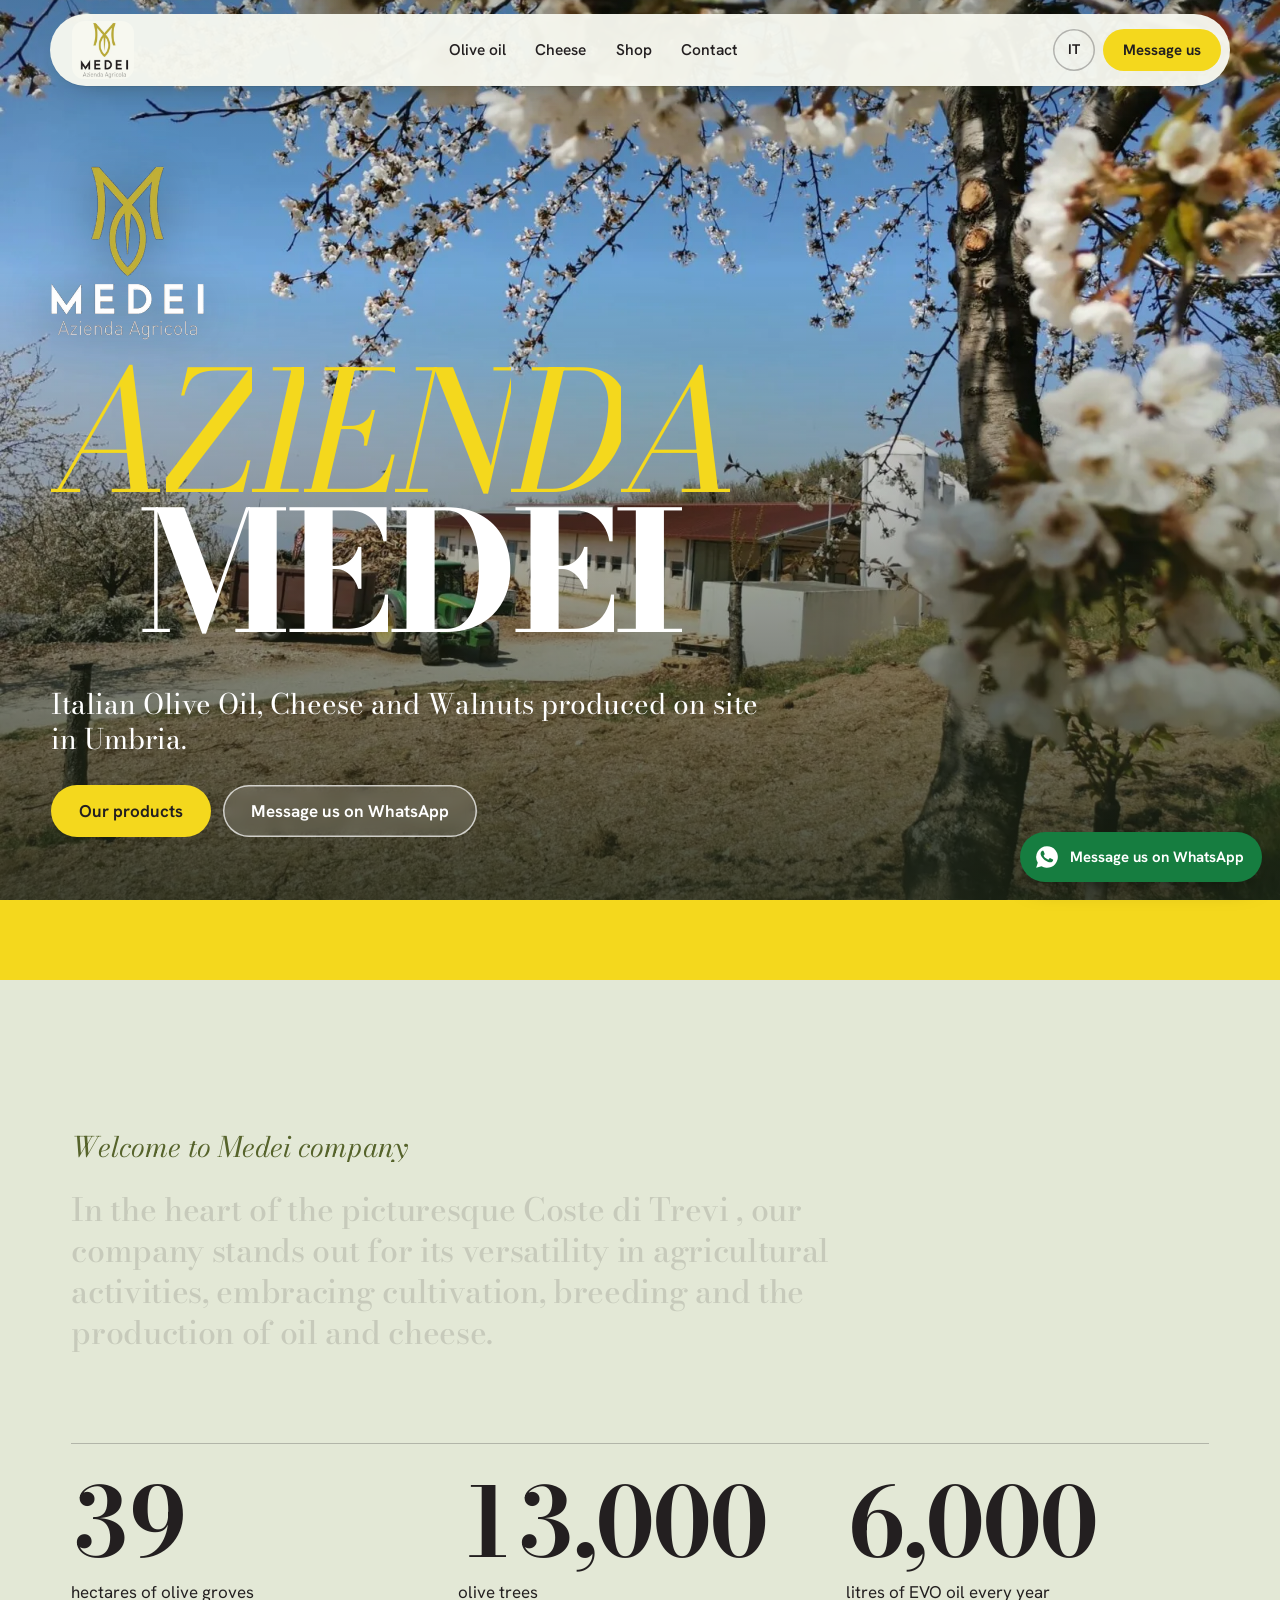
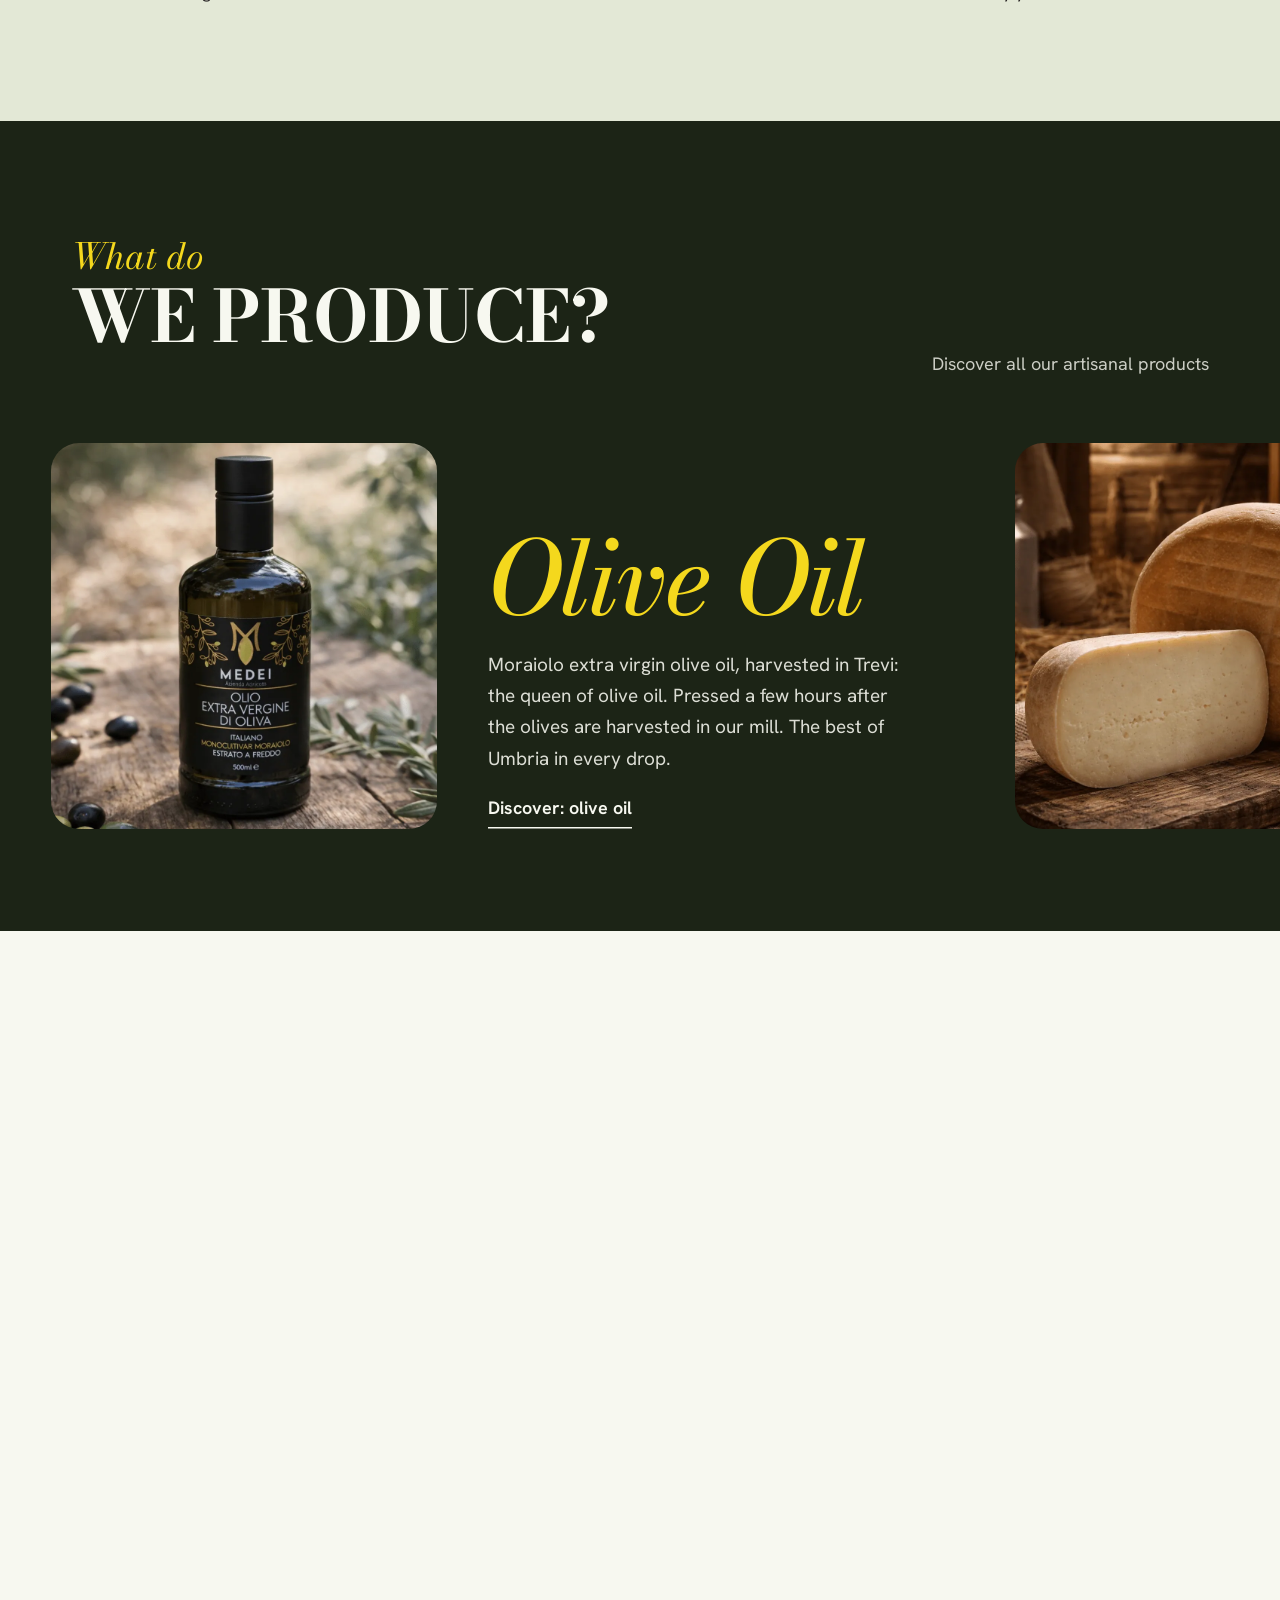
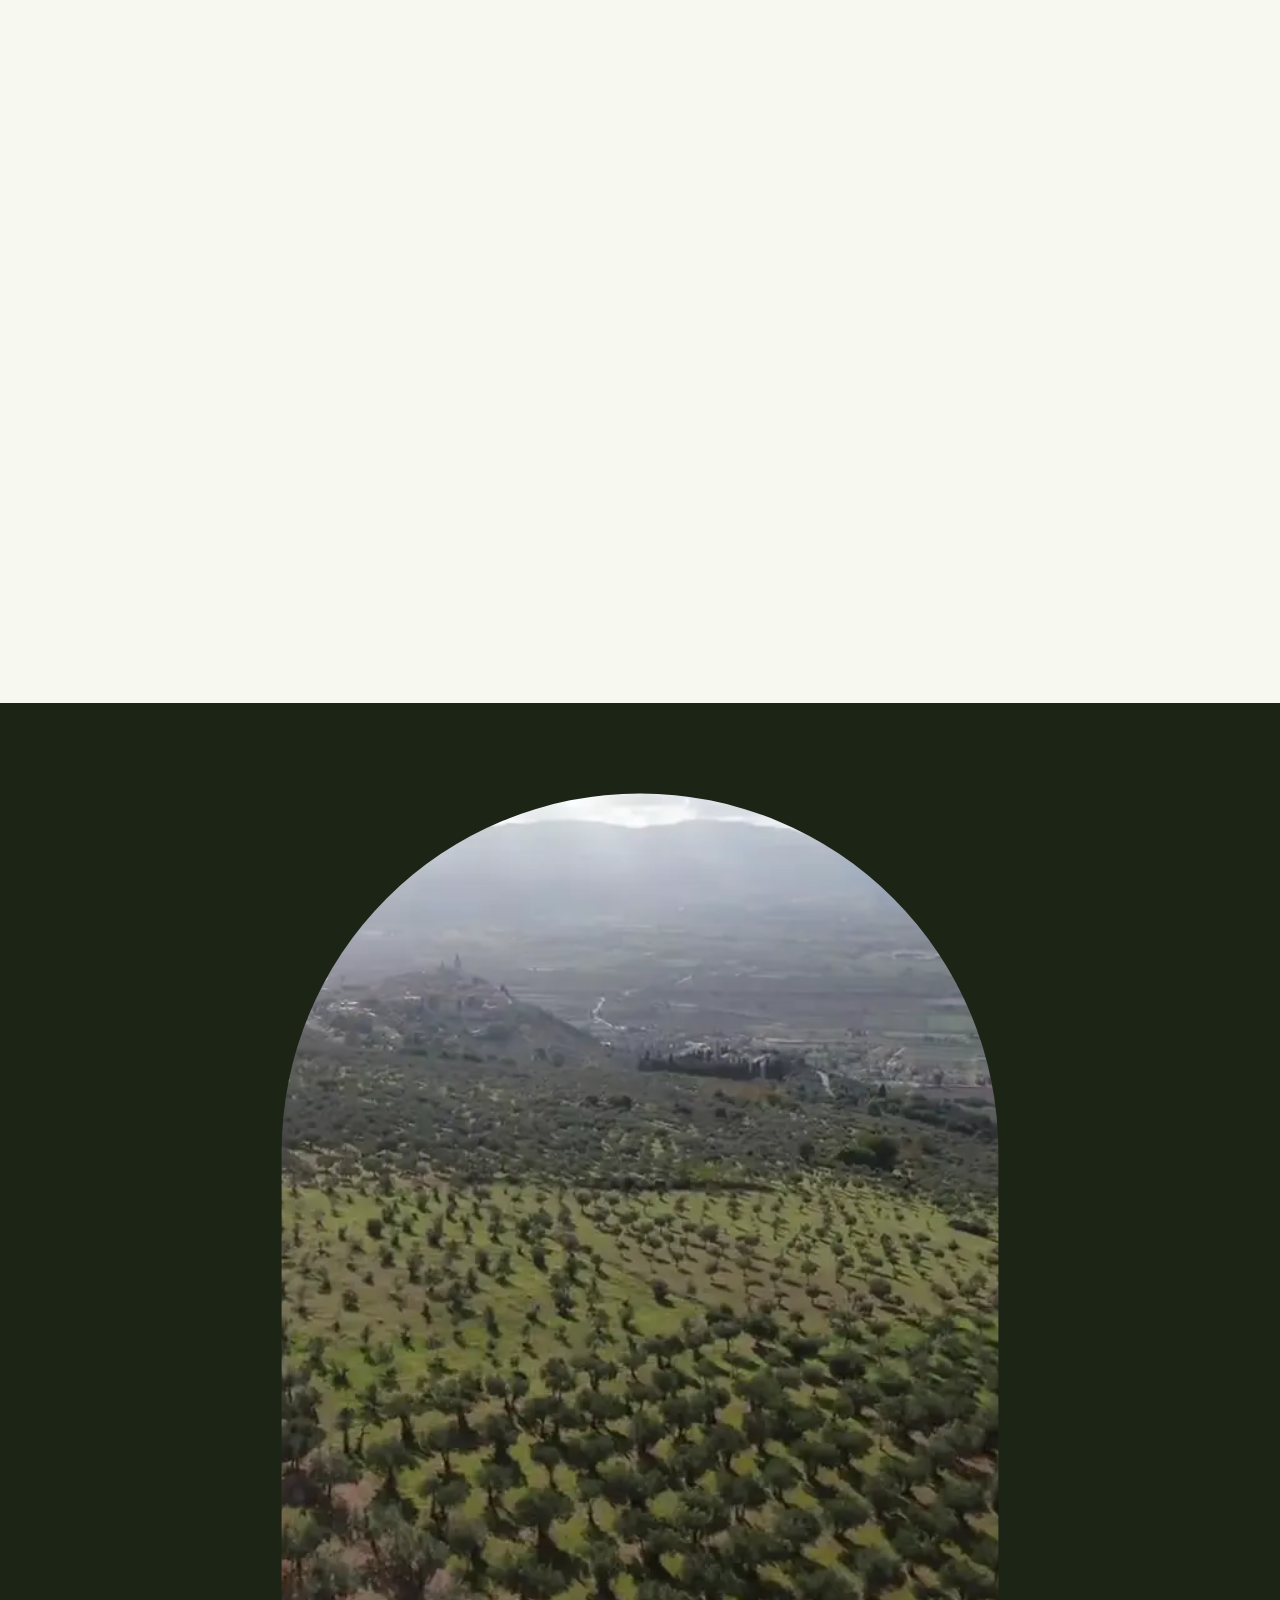
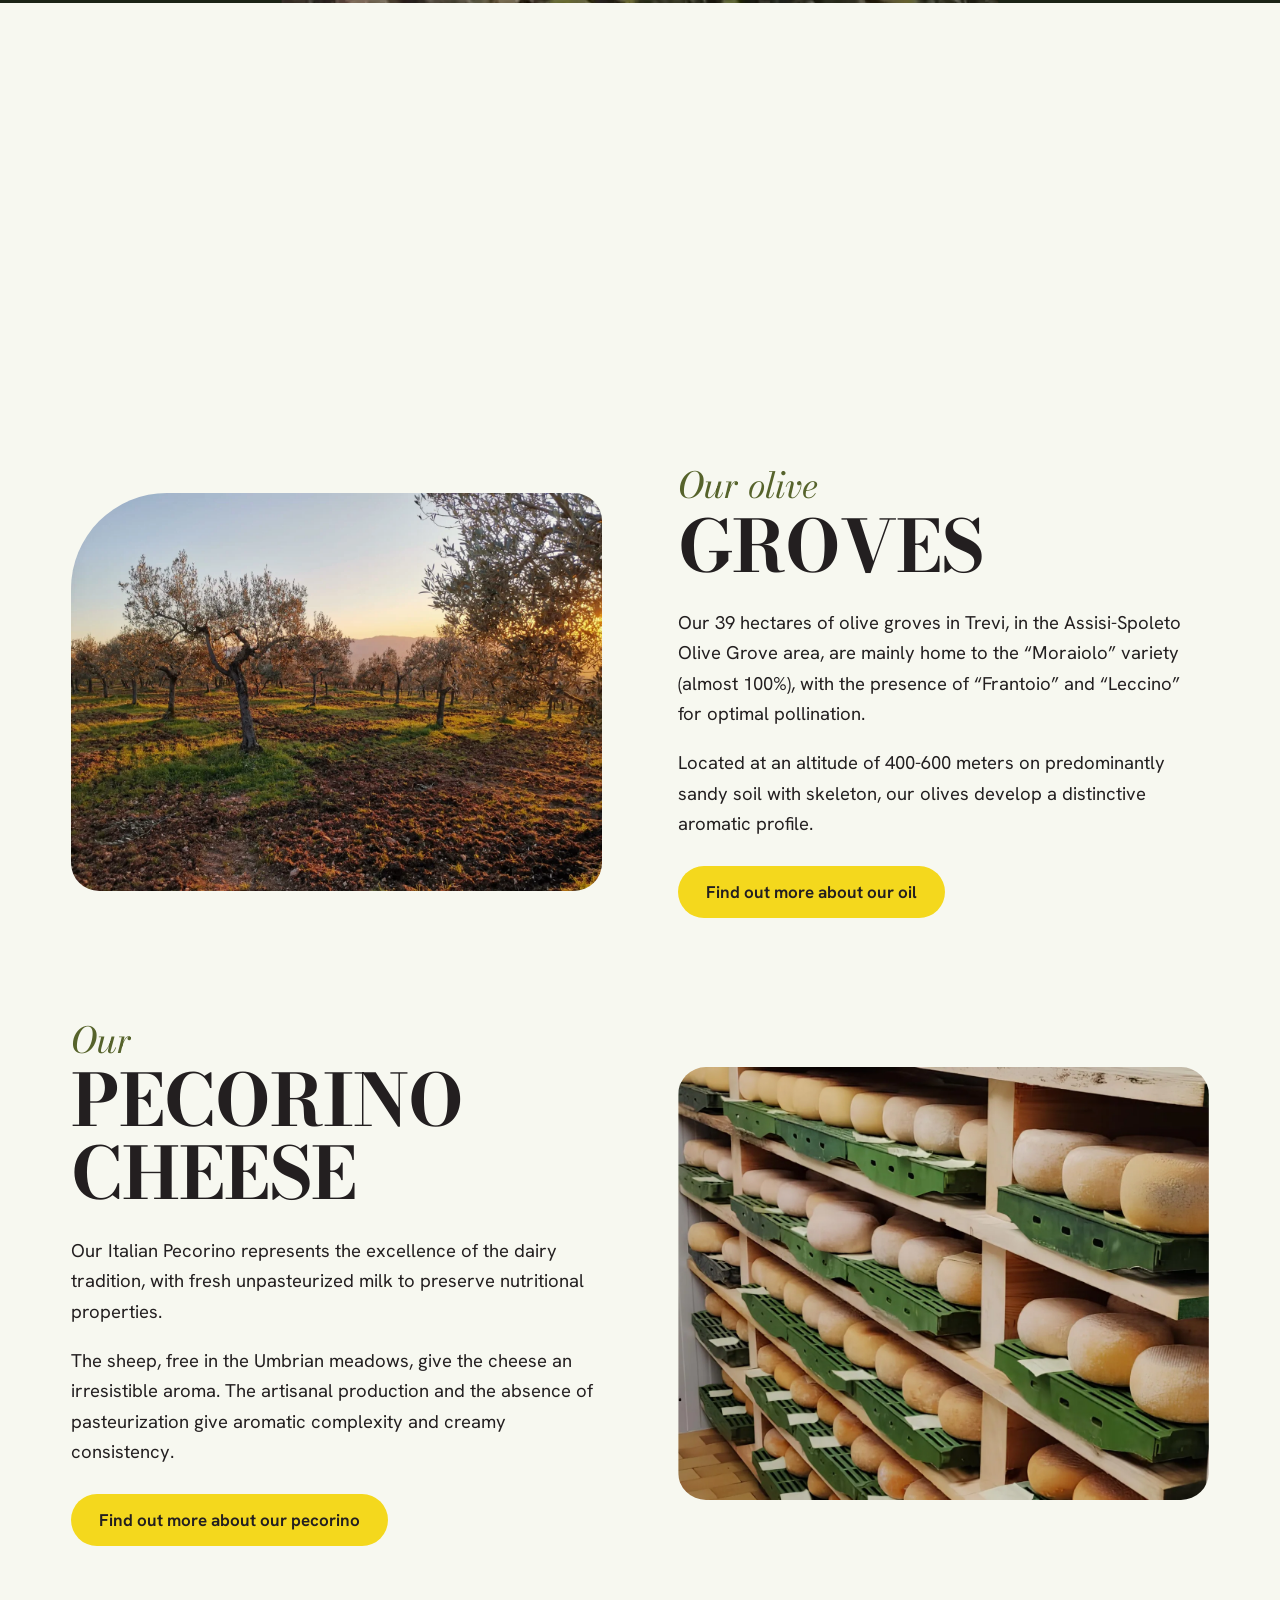
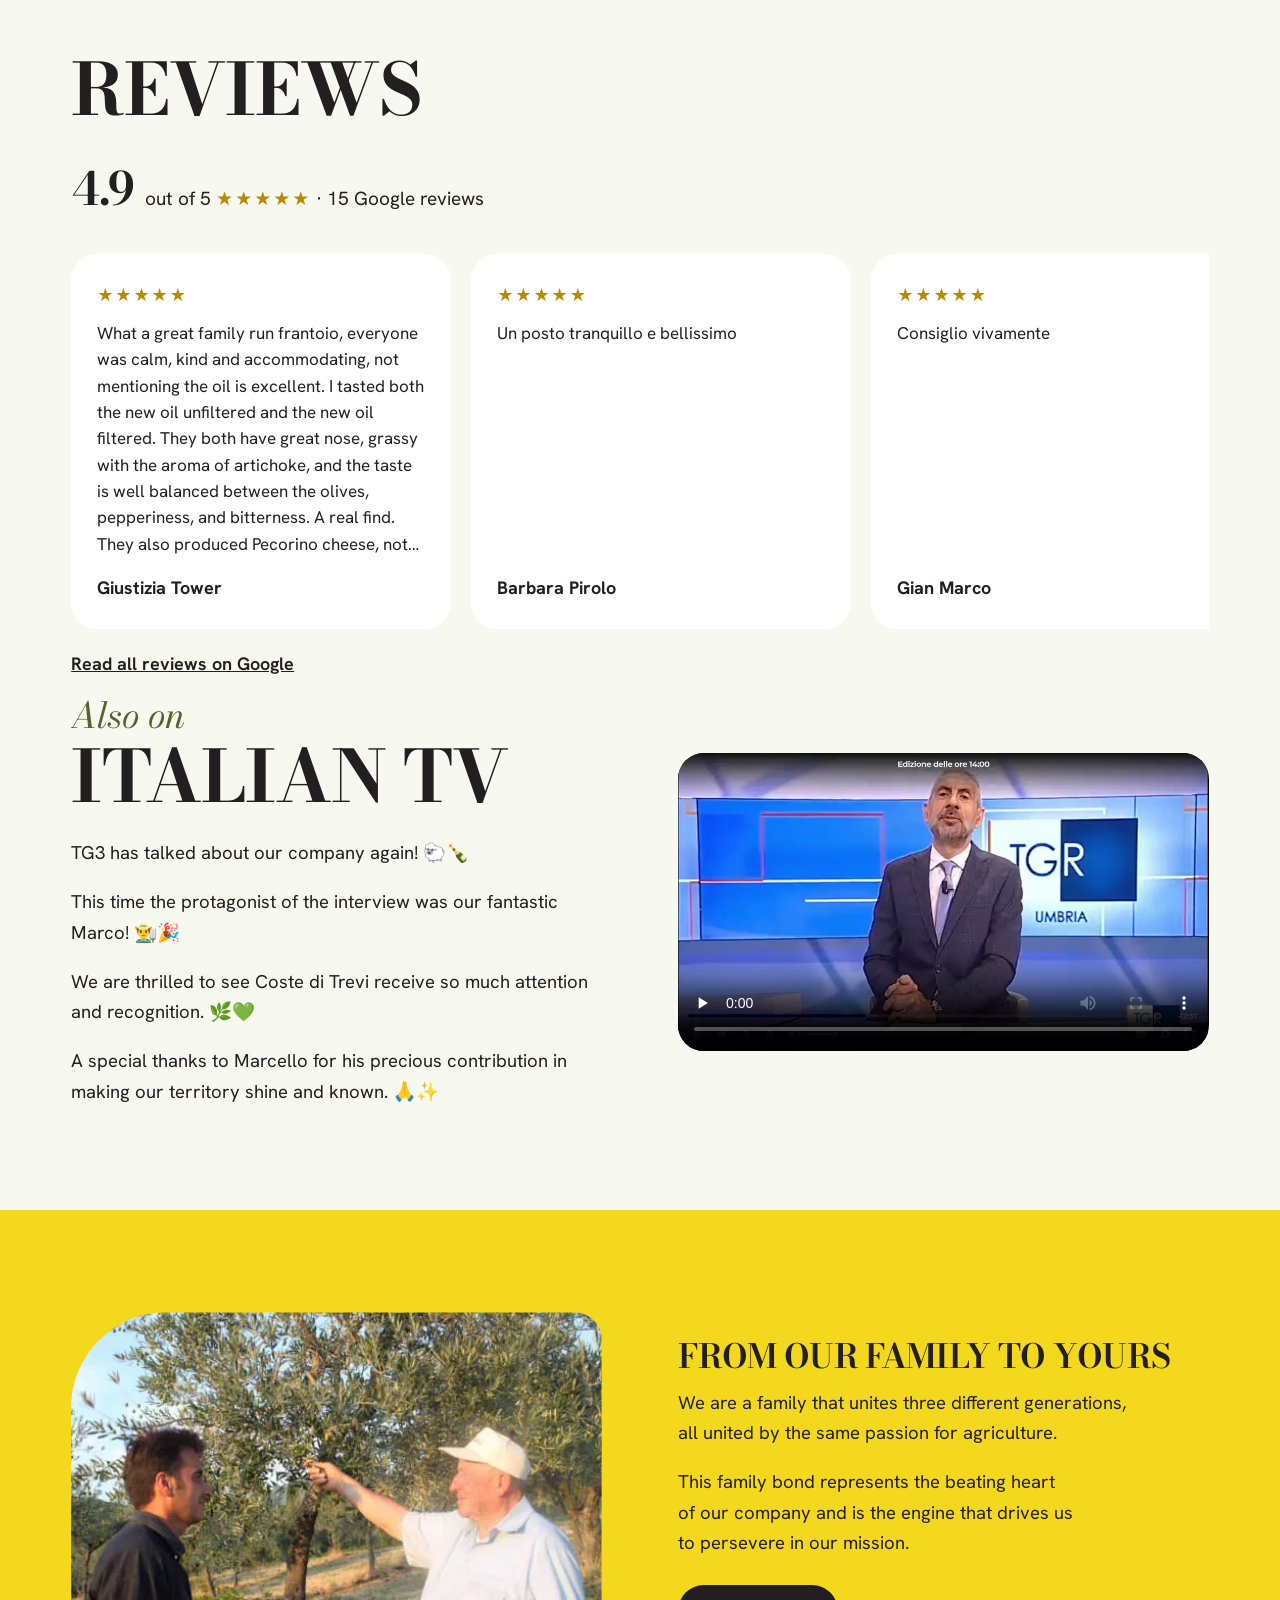
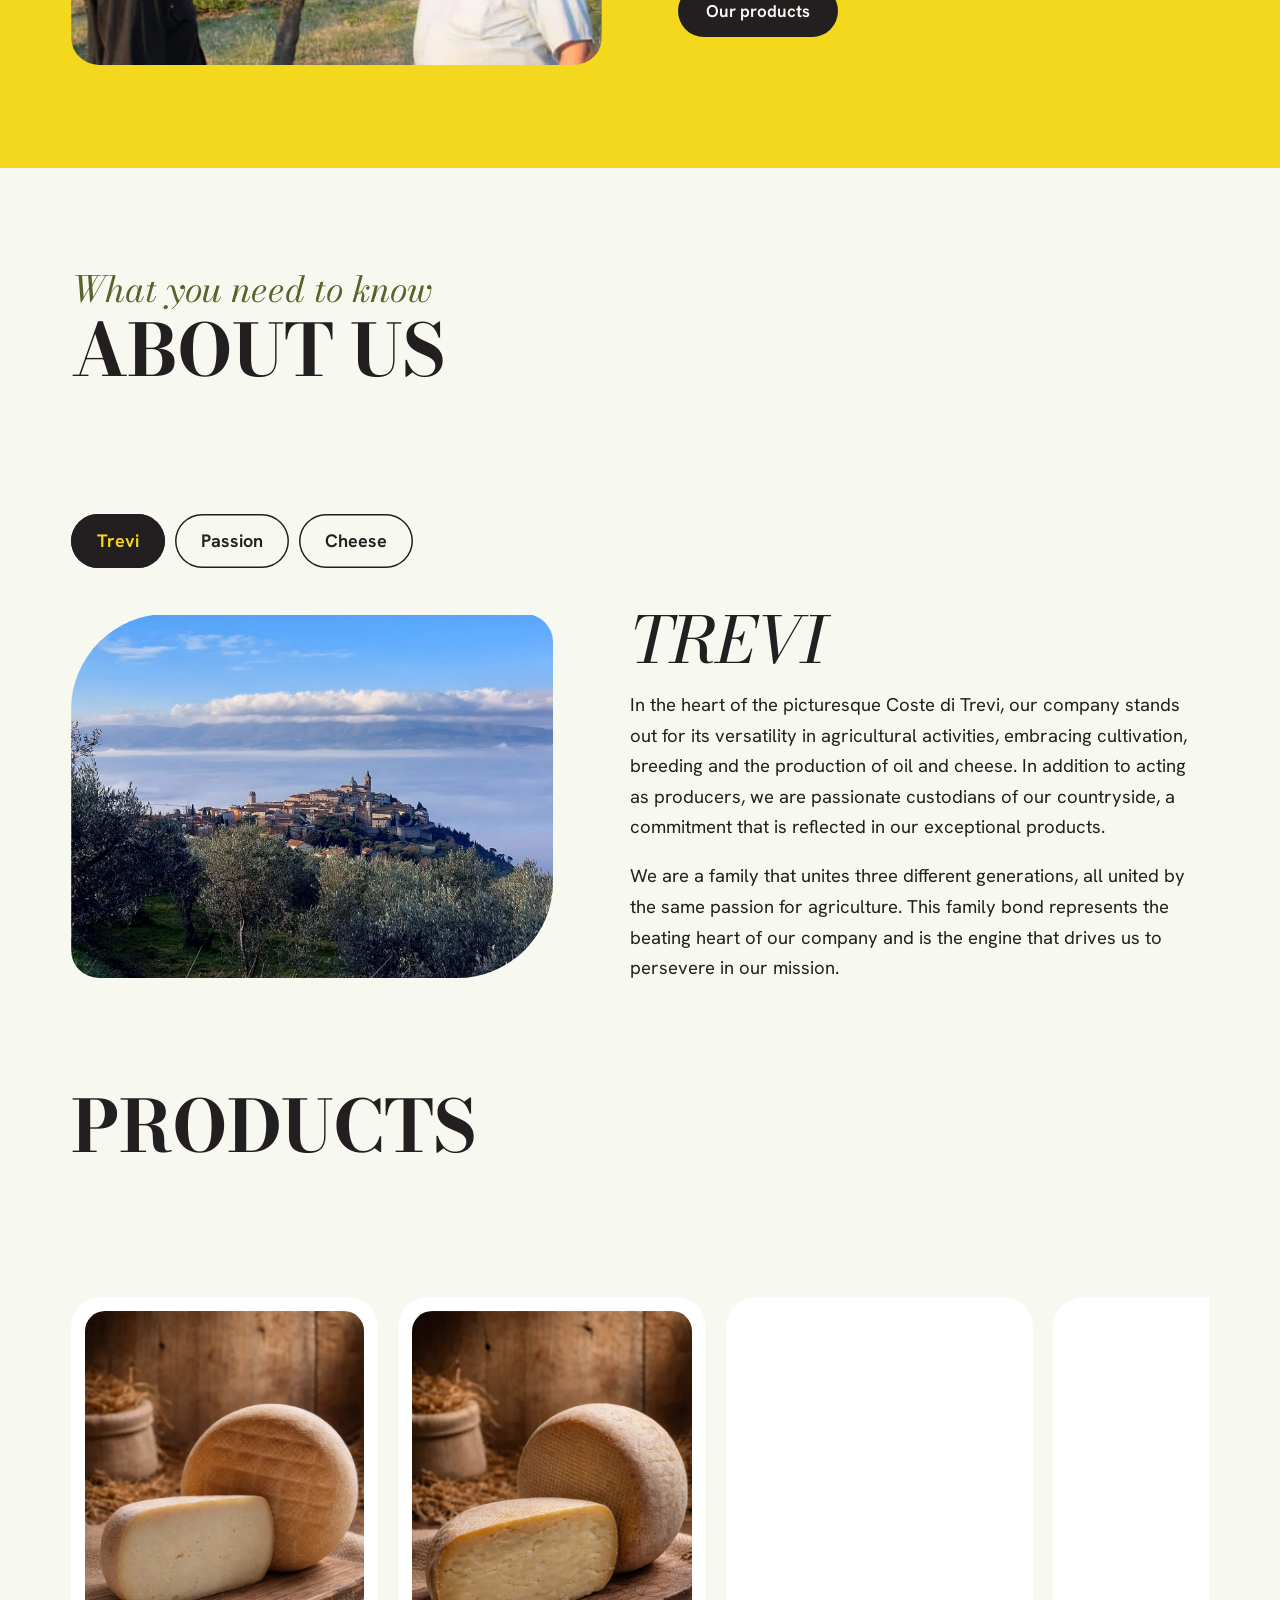
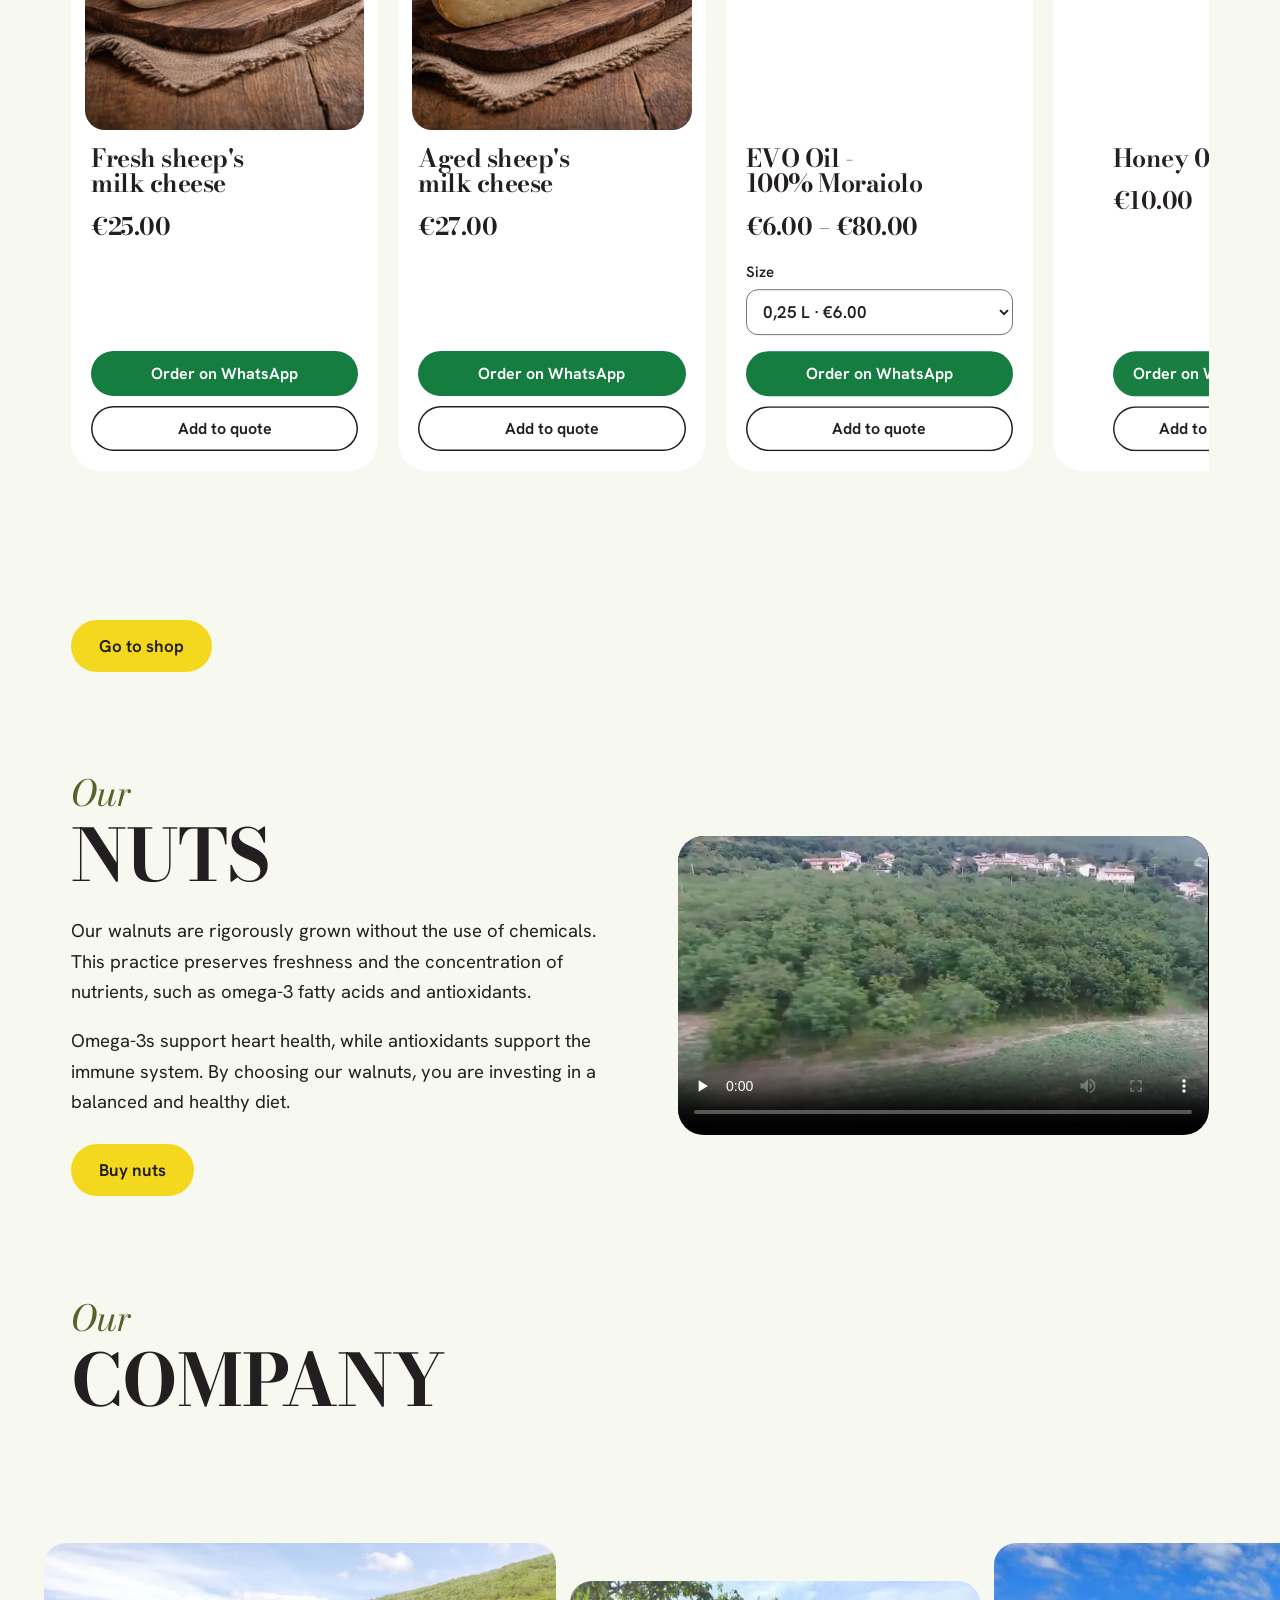
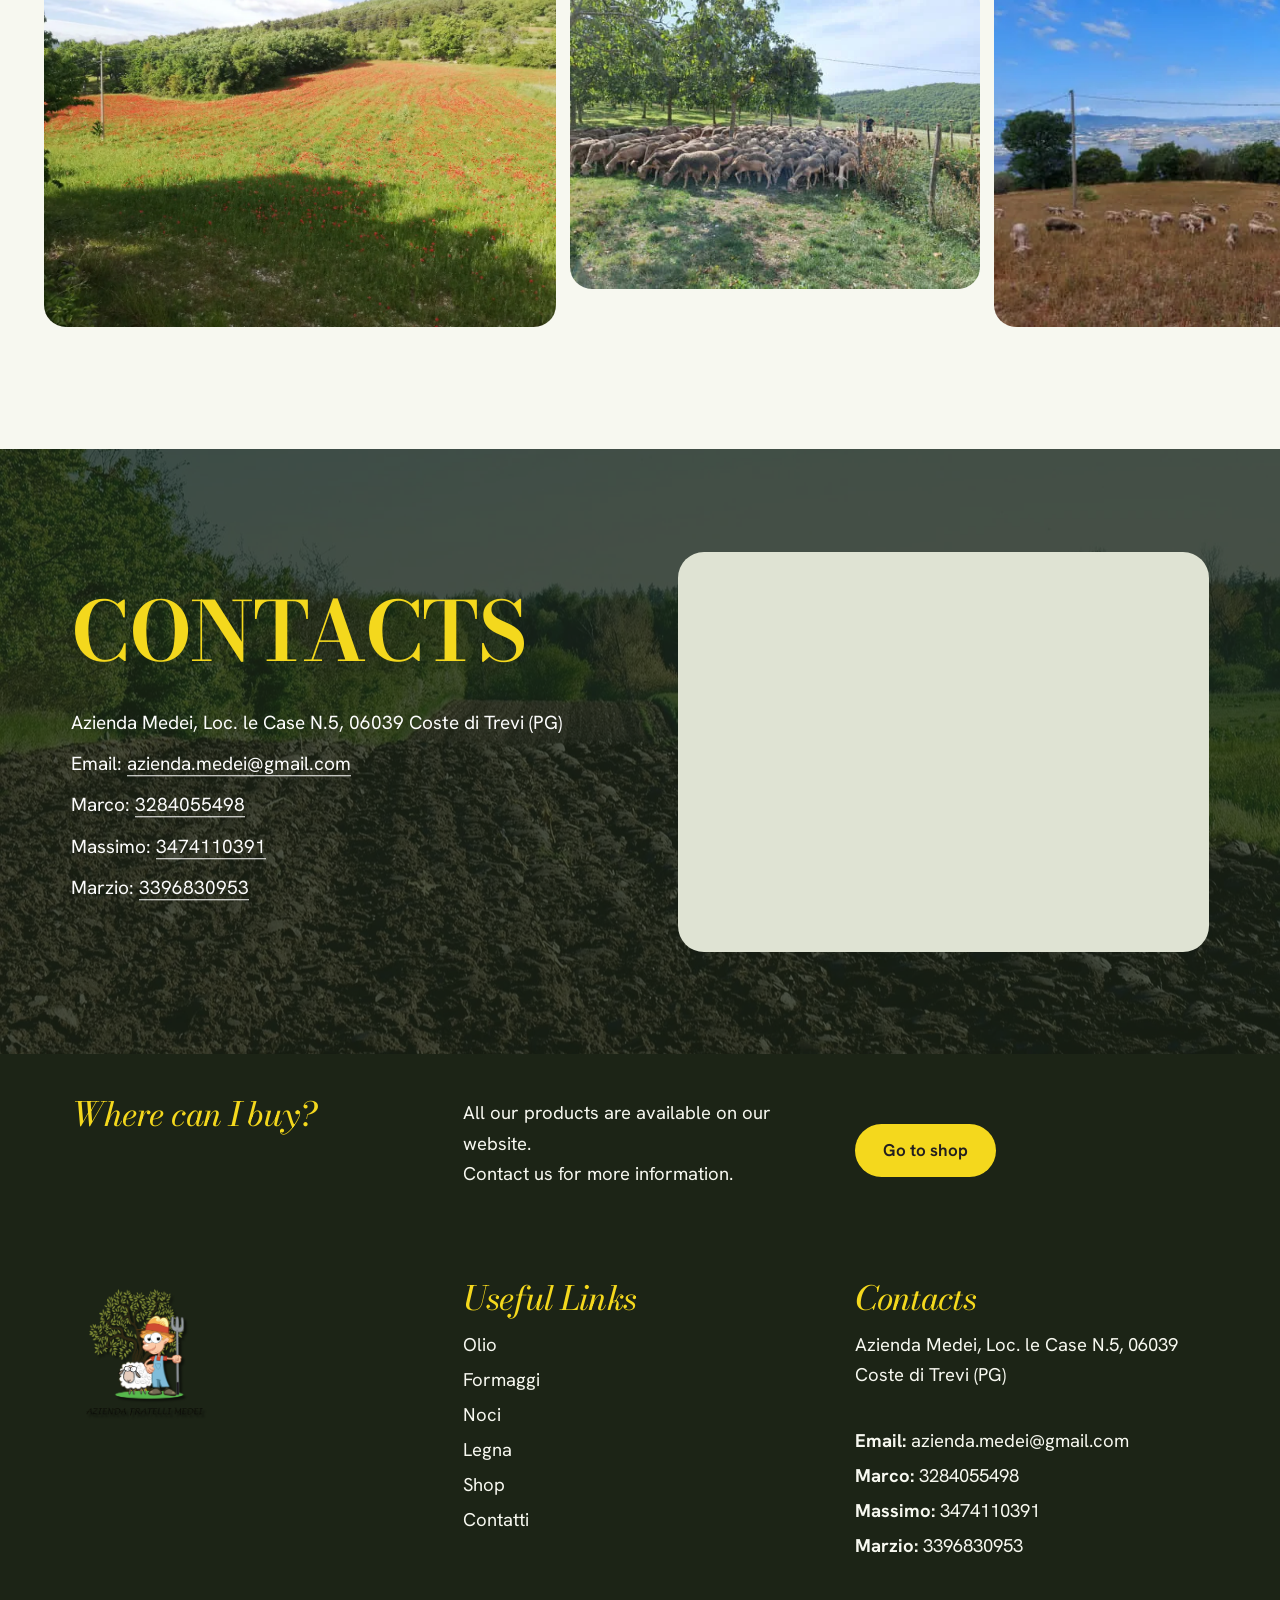
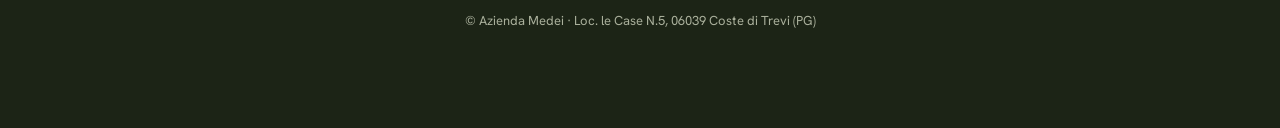
<file: en/azienda-medei/index.html>
<!DOCTYPE html>
<html lang="en">
<head>
<meta charset="utf-8">
<meta name="viewport" content="width=device-width, initial-scale=1">
<title>Azienda Medei | Italian Olive Oil, Cheeses and Nuts from Italy</title>
<meta name="description" content="The authentic taste of Italy with olive oil, cheeses, and nuts from Azienda Medei. Artisan quality and tradition delivered to your table!">
<link rel="canonical" href="https://aziendamedei.com/en/azienda-medei/">
<link rel="alternate" hreflang="en" href="https://aziendamedei.com/en/azienda-medei/"><link rel="alternate" hreflang="it" href="https://aziendamedei.com/"><link rel="alternate" hreflang="x-default" href="https://aziendamedei.com/">
<meta property="og:type" content="website">
<meta property="og:locale" content="en_GB">
<meta property="og:site_name" content="Azienda Medei">
<meta property="og:title" content="Azienda Medei | Italian Olive Oil, Cheeses and Nuts from Italy">
<meta property="og:description" content="The authentic taste of Italy with olive oil, cheeses, and nuts from Azienda Medei. Artisan quality and tradition delivered to your table!">
<meta property="og:url" content="https://aziendamedei.com/en/azienda-medei/">
<meta property="og:image" content="https://aziendamedei.com/img/whatsapp-image-2020-04-11-at-14-20-01-2.webp">
<meta name="twitter:card" content="summary_large_image">
<meta name="theme-color" content="#1C2416">
<link rel="icon" href="../../img/favicon.png" type="image/png">
<link rel="preload" href="../../font/bodoni-moda-latin-wght-normal.woff2" as="font" type="font/woff2" crossorigin>
<link rel="preload" href="../../font/hanken-grotesk-latin-wght-normal.woff2" as="font" type="font/woff2" crossorigin>
<link rel="stylesheet" href="../../css/stile.css">
<script>document.documentElement.classList.add('js');setTimeout(function(){if(!window.__medeiAnim)document.documentElement.classList.remove('js')},2500)</script>
<script type="application/ld+json">{"@context": "https://schema.org", "@type": "LocalBusiness", "name": "Azienda Medei", "description": "Allevamento ovino, caseificio, uliveti, frantoio e noceti", "url": "https://aziendamedei.com/", "image": "https://aziendamedei.com/img/whatsapp-image-2020-04-11-at-14-20-01-2.webp", "email": "azienda.medei@gmail.com", "telephone": "+393317294483", "address": {"@type": "PostalAddress", "streetAddress": "Loc. le Case N.5", "postalCode": "06039", "addressLocality": "Coste di Trevi", "addressRegion": "PG", "addressCountry": "IT"}}</script><script type="application/ld+json">{"@context": "https://schema.org", "@type": "Product", "name": "Fresh sheep's milk cheese", "description": "Fresh Umbrian cheese from Lacaune sheep, handmade with raw milk for an authentic, traditional taste. Every step, from milking to cheesemaking to sale, takes place on our farm.", "image": "https://aziendamedei.com/img/formaggio-fresco.webp", "brand": {"@type": "Brand", "name": "Azienda Medei"}, "offers": {"@type": "Offer", "price": "25.00", "priceCurrency": "EUR", "availability": "https://schema.org/InStock", "url": "https://aziendamedei.com/en/azienda-medei/"}}</script><script type="application/ld+json">{"@context": "https://schema.org", "@type": "Product", "name": "Aged sheep's milk cheese", "description": "Our aged sheep's cheese matures at controlled temperature and humidity and develops a rich, full flavour. Perfect on its own or in refined pairings.", "image": "https://aziendamedei.com/img/formaggio-stagionale.webp", "brand": {"@type": "Brand", "name": "Azienda Medei"}, "offers": {"@type": "Offer", "price": "27.00", "priceCurrency": "EUR", "availability": "https://schema.org/InStock", "url": "https://aziendamedei.com/en/azienda-medei/"}}</script><script type="application/ld+json">{"@context": "https://schema.org", "@type": "Product", "name": "EVO Oil - 100% Moraiolo", "description": "Our Moraiolo extra virgin olive oil from the olive groves of Trevi has an intense flavour with a perfect balance of bitter and peppery notes. Cold extracted at low temperature to keep all its qualities.", "image": "https://aziendamedei.com/img/2-bottiglie-da.webp", "brand": {"@type": "Brand", "name": "Azienda Medei"}, "offers": {"@type": "AggregateOffer", "lowPrice": "6.00", "highPrice": "80.00", "offerCount": 7, "priceCurrency": "EUR", "availability": "https://schema.org/InStock"}}</script><script type="application/ld+json">{"@context": "https://schema.org", "@type": "Product", "name": "Honey 0.5 kg", "description": "Our wildflower honey, gathered on the slopes of Monte Serano, holds all the richness of Umbrian biodiversity in a natural product with an intense, authentic flavour.", "image": "https://aziendamedei.com/img/miele-piccolo-2.webp", "brand": {"@type": "Brand", "name": "Azienda Medei"}, "offers": {"@type": "Offer", "price": "10.00", "priceCurrency": "EUR", "availability": "https://schema.org/InStock", "url": "https://aziendamedei.com/en/azienda-medei/"}}</script><script type="application/ld+json">{"@context": "https://schema.org", "@type": "Product", "name": "Honey 1 kg", "description": "Our wildflower honey, gathered on the slopes of Monte Serano, holds all the richness of Umbrian biodiversity in a natural product with an intense, authentic flavour.", "image": "https://aziendamedei.com/img/miele-grande.webp", "brand": {"@type": "Brand", "name": "Azienda Medei"}, "offers": {"@type": "Offer", "price": "16.00", "priceCurrency": "EUR", "availability": "https://schema.org/InStock", "url": "https://aziendamedei.com/en/azienda-medei/"}}</script><script type="application/ld+json">{"@context": "https://schema.org", "@type": "Product", "name": "Umbrian walnuts in shell", "description": "Our walnuts are grown in Umbria without chemical treatments. Thin shell and light kernel with an intense flavour, perfect on their own or in sweet and savoury dishes.", "image": "https://aziendamedei.com/img/noci.webp", "brand": {"@type": "Brand", "name": "Azienda Medei"}, "offers": {"@type": "Offer", "price": "7.00", "priceCurrency": "EUR", "availability": "https://schema.org/InStock", "url": "https://aziendamedei.com/en/azienda-medei/"}}</script><script type="application/ld+json">{"@context": "https://schema.org", "@type": "Product", "name": "Lentils", "description": "Umbrian lentils grown on our farm.", "image": "https://aziendamedei.com/img/lenticchia.webp", "brand": {"@type": "Brand", "name": "Azienda Medei"}, "offers": {"@type": "Offer", "price": "7.00", "priceCurrency": "EUR", "availability": "https://schema.org/InStock", "url": "https://aziendamedei.com/en/azienda-medei/"}}</script>
</head>
<body class="con-copertina pagina-home">
<a class="salta" href="#contenuto">Skip to content</a><header class="testata" id="testata"><div class="barra"><a class="logo" href="../../en/azienda-medei/" aria-label="Azienda Medei, home"><img src="../../img/logo-medei.webp" alt="Medei Azienda Agricola" width="400" height="372"></a><nav aria-label="Main menu"><ul class="menu" id="menu"><li><a href="../../en/olive-oil-en/">Olive oil</a></li><li><a href="../../en/cheese-pecorino/">Cheese</a></li><li><a href="../../en/shop/">Shop</a></li><li><a href="../../en/contact/">Contact</a></li></ul></nav><div class="barra-fine"><a class="lingua" href="../../" lang="it" hreflang="it">IT</a><a class="carrello" id="hd-carrello" href="../../en/shop/#preventivo" hidden>Quote <b></b></a><a class="btn piccolo" href="https://wa.me/393317294483">Message us</a><button class="apri-menu" aria-label="Open menu" aria-expanded="false" aria-controls="menu"><span></span><span></span></button></div></div></header>
<main id="contenuto">
<section class="eroe">
<div class="eroe-foto"><img src="../../img/whatsapp-image-2020-04-11-at-14-20-01-2.webp" alt="" width="1600" height="1200" fetchpriority="high"></div>
<div class="eroe-testo"><img class="eroe-logo" src="../../img/logo-chiaro.webp" alt="Logo Medei Azienda Agricola" width="576" height="664">
<h1 class="eroe-titolo"><span class="riga-a">azienda</span> <span class="riga-b">medei</span></h1>
<p class="eroe-sotto">Italian Olive Oil, Cheese and Walnuts produced on site in Umbria.</p>
<p class="eroe-azioni"><a class="btn" href="#cosaproduciamo">Our products</a><a class="btn vetro" href="https://wa.me/393317294483">Message us on WhatsApp</a></p></div>
<span class="eroe-scorri" aria-hidden="true">Scroll</span>
</section>
<div class="nastro" aria-hidden="true"><div class="nastro-binario"><div class="nastro-gruppo"><span>Olive oil from Trevi</span><i aria-hidden="true">✦</i><span>Raw-milk pecorino</span><i aria-hidden="true">✦</i><span>Umbrian walnuts</span><i aria-hidden="true">✦</i><span>Wildflower honey</span><i aria-hidden="true">✦</i><span>Firewood</span><i aria-hidden="true">✦</i></div><div class="nastro-gruppo"><span>Olive oil from Trevi</span><i aria-hidden="true">✦</i><span>Raw-milk pecorino</span><i aria-hidden="true">✦</i><span>Umbrian walnuts</span><i aria-hidden="true">✦</i><span>Wildflower honey</span><i aria-hidden="true">✦</i><span>Firewood</span><i aria-hidden="true">✦</i></div></div></div>
<section class="presenta"><div class="wrap">
<h2 class="presenta-titolo">Welcome to Medei company</h2>
<p class="presenta-testo" data-parole>In the heart of the picturesque Coste di Trevi , our company stands out for its versatility in agricultural activities, embracing cultivation, breeding and the production of oil and cheese.</p>
<div class="numeri"><div class="numero-voce"><span class="numero" data-conta="39" data-sep=",">39</span><span class="etichetta">hectares of olive groves</span></div><div class="numero-voce"><span class="numero" data-conta="13000" data-sep=",">13,000</span><span class="etichetta">olive trees</span></div><div class="numero-voce"><span class="numero" data-conta="6000" data-sep=",">6,000</span><span class="etichetta">litres of EVO oil every year</span></div></div>
</div></section>
<section class="corsia" id="cosaproduciamo"><div class="corsia-testa wrap"><h2 class="duo"><span>what do</span> we produce?</h2><p>Discover all our artisanal products</p></div>
<div class="corsia-binario"><article class="pannello"><a class="arco" href="../../olio-trevi-umbria/" tabindex="-1" aria-hidden="true"><img src="../../img/bottiglia-500.webp" alt="" width="1024" height="1024" loading="lazy"></a><div class="pannello-testo"><h3>Olive Oil</h3><p>Moraiolo extra virgin olive oil, harvested in Trevi: the queen of olive oil. Pressed a few hours after the olives are harvested in our mill. The best of Umbria in every drop.</p><a class="freccia" href="../../olio-trevi-umbria/">Discover: olive oil</a></div></article><article class="pannello"><a class="arco" href="../../pecorino-italiano/" tabindex="-1" aria-hidden="true"><img src="../../img/formaggio2.webp" alt="" width="1024" height="1024" loading="lazy"></a><div class="pannello-testo"><h3>Cheese</h3><p>Cheeses with an incredible flavour that reflect the well-being of the animals and the freshness of the environments in which our flock grazes. We process raw, unpasteurised milk in our modern dairy.</p><a class="freccia" href="../../pecorino-italiano/">Discover: cheese</a></div></article><article class="pannello"><a class="arco" href="../../noci-italiane/" tabindex="-1" aria-hidden="true"><img src="../../img/noci-scaled.webp" alt="" width="1200" height="1200" loading="lazy"></a><div class="pannello-testo"><h3>Nuts</h3><p>Our walnuts are rigorously grown without the use of chemicals.</p><a class="freccia" href="../../noci-italiane/">Discover: nuts</a></div></article><article class="pannello"><a class="arco" href="../../en/shop/" tabindex="-1" aria-hidden="true"><img src="../../img/miele-piccolo.webp" alt="" width="1024" height="1024" loading="lazy"></a><div class="pannello-testo"><h3>Honey</h3><p>Our multi-flower honey, harvested on the slopes of Monte Serano, contains all the richness of Umbrian biodiversity in a natural product with an intense and authentic flavour.</p><a class="freccia" href="../../en/shop/">Discover: honey</a></div></article><div class="pannello pannello-fine"><a class="btn grande-tondo" href="../../en/shop/">Go to shop</a></div></div></section>
<section class="cinema"><div class="cinema-finestra"><video src="../../video/video-senza-titolo-realizzato-con-clipch.mp4" poster="../../video/video-senza-titolo-realizzato-con-clipch.webp" autoplay muted loop playsinline preload="metadata" aria-hidden="true"></video></div></section>
<section class="sez"><div class="wrap"><div class="riga n2"><div class="col" style="flex:1 1 50%"><img src="../../img/whatsapp-image-2020-03-23-at-20-36-03-2.webp" alt="oliveti olio di trevi" width="1400" height="1050" class="foto" loading="lazy" decoding="async"></div><div class="col" style="flex:1 1 50%"><h3 class="duo" style="text-align:left"><span>our olive</span> groves</h3><img class="fregio" src="../../img/fregio.webp" alt="" width="250" height="50" style="margin-left:0"><div class="testo" style="text-align:left"><p>Our 39 hectares of olive groves in Trevi, in the Assisi-Spoleto Olive Grove area, are mainly home to the “Moraiolo” variety (almost 100%), with the presence of “Frantoio” and “Leccino” for optimal pollination.</p><p>Located at an altitude of 400-600 meters on predominantly sandy soil with skeleton, our olives develop a distinctive aromatic profile.</p></div><p class="azione" style="text-align:left"><a class="btn" href="../../en/shop/">Find out more about our oil</a></p></div></div></div></section>
<section class="sez"><div class="wrap"><div class="riga n2 inversa"><div class="col" style="flex:1 1 50%"><img src="../../img/caseificio-222-1.webp" alt="Our olive groves - Azienda Medei" width="1400" height="1143" class="foto" loading="lazy" decoding="async"></div><div class="col" style="flex:1 1 50%"><h3 class="duo" style="text-align:left"><span>our</span> pecorino cheese</h3><img class="fregio" src="../../img/fregio.webp" alt="" width="250" height="50" style="margin-left:0"><div class="testo" style="text-align:left"><p>Our Italian Pecorino represents the excellence of the dairy tradition, with fresh unpasteurized milk to preserve nutritional properties.</p><p>The sheep, free in the Umbrian meadows, give the cheese an irresistible aroma. The artisanal production and the absence of pasteurization give aromatic complexity and creamy consistency.</p></div><p class="azione" style="text-align:left"><a class="btn" href="../../en/shop/">Find out more about our pecorino</a></p></div></div></div></section>
<section class="sez"><div class="wrap"><h3 class="duo" style="text-align:center"><span></span> reviews</h3><img class="fregio" src="../../img/fregio.webp" alt="" width="250" height="50"><div class="recensioni"><p class="rec-voto"><strong>4.9</strong> out of 5 <span class="stelle" aria-hidden="true">★★★★★</span> · 15 Google reviews</p><div class="scorri" tabindex="0"><figure class="recensione"><div class="stelle" aria-label="5 out of 5">★★★★★</div><blockquote>What a great family run frantoio, everyone was calm, kind and accommodating, not mentioning the oil is excellent.  I tasted both the new oil unfiltered and the new oil filtered.  They both have great nose, grassy with the aroma of artichoke, and  the taste is well balanced between the olives,  pepperiness,   and bitterness.  A real find.
They also produced Pecorino cheese, not overly salty with a hint of sweetness.  You can tell it&#x27;s from the happy sheep.</blockquote><figcaption>Giustizia Tower</figcaption></figure><figure class="recensione"><div class="stelle" aria-label="5 out of 5">★★★★★</div><blockquote>Un posto tranquillo e bellissimo</blockquote><figcaption>Barbara Pirolo</figcaption></figure><figure class="recensione"><div class="stelle" aria-label="5 out of 5">★★★★★</div><blockquote>Consiglio vivamente</blockquote><figcaption>Gian Marco</figcaption></figure><figure class="recensione"><div class="stelle" aria-label="5 out of 5">★★★★★</div><blockquote>Magnifica, cucummeru speciale</blockquote><figcaption>Lorenzo Angeloni</figcaption></figure><figure class="recensione"><div class="stelle" aria-label="5 out of 5">★★★★★</div><blockquote>Bellq</blockquote><figcaption>Tommaso Pesca</figcaption></figure><figure class="recensione"><div class="stelle" aria-label="4 out of 5">★★★★☆</div><blockquote>Una esperienza indimenticabile, formaggio ottimo, vi consiglio a tutti questa esperienza</blockquote><figcaption>Samuele Mondi</figcaption></figure></div><p><a class="rec-link" href="https://www.google.com/maps/place/?q=place_id:ChIJaVRViU2ILhMRIanPIkEX7s4" rel="noopener">Read all reviews on Google</a></p></div><div class="blocco"><div class="riga n2 inversa"><div class="col"><video class="filmato" src="../../video/snapinst-app-video-aqmeg69fb-e9c-5o5oa6m.mp4" poster="../../video/snapinst-app-video-aqmeg69fb-e9c-5o5oa6m.webp" controls playsinline preload="none"></video></div><div class="col"><h3 class="duo" style="text-align:left"><span>also on</span> italian tv</h3><img class="fregio" src="../../img/fregio.webp" alt="" width="250" height="50" style="margin-left:0"><div class="testo" style="text-align:left"><p>TG3 has talked about our company again! 🐑🍾</p><p>This time the protagonist of the interview was our fantastic Marco! 👨‍🌾🎉</p><p>We are thrilled to see Coste di Trevi receive so much attention and recognition. 🌿💚</p><p>A special thanks to Marcello for his precious contribution in making our territory shine and known. 🙏✨</p></div></div></div></div></div></section>
<section class="sez colore" style="background-color:#F4D81D"><div class="wrap"><div class="riga n2 inversa"><div class="col" style="flex:1 1 50%"><h3 class="titolo" style="font-size:clamp(30px,3.47vw,50px);color:#231F20;text-align:center">FROM OUR FAMILY TO YOURS</h3><img class="fregio" src="../../img/fregio.webp" alt="" width="250" height="50"><div class="testo" style="text-align:center"><p>We are a family that unites three different generations,<br>all united by the same passion for agriculture.  </p><p>This family bond represents the beating heart<br>of our company and is the engine that drives us<br>to persevere in our mission.</p></div><p class="azione" style="text-align:center"><a class="btn scuro" href="../../en/shop/">Our products</a></p></div><div class="col" style="flex:1 1 50%"><img src="../../img/photo-205-18-11-2023-13-05-31-thumb.webp" alt="FROM OUR FAMILY TO YOURS - Azienda Medei" width="520" height="346" class="foto" loading="lazy" decoding="async"></div></div></div></section>
<section class="sez"><div class="wrap"><h3 class="duo" style="text-align:center"><span>what you need to know</span> about us</h3><img class="fregio" src="../../img/fregio.webp" alt="" width="250" height="50"></div></section>
<section class="sez"><div class="wrap"><div class="schede"><div class="schede-tasti" role="tablist"><button role="tab" id="t1-0" aria-controls="s1-0" aria-selected="true">Trevi</button><button role="tab" id="t1-1" aria-controls="s1-1" aria-selected="false" tabindex="-1">Passion</button><button role="tab" id="t1-2" aria-controls="s1-2" aria-selected="false" tabindex="-1">Cheese</button></div><div class="scheda" role="tabpanel" id="s1-0" aria-labelledby="t1-0"><img src="../../img/immagine-whatsapp-2025-02-09-ore-16-27-37-aee3a202-scaled.webp" alt="What you need to know about us - Azienda Medei" width="1400" height="1058" class="foto" loading="lazy" decoding="async"><div class="testo" style="text-align:center"><p><strong>TREVI</strong></p><p>In the heart of the picturesque Coste di Trevi, our company stands out for its versatility in agricultural activities, embracing cultivation, breeding and the production of oil and cheese. In addition to acting as producers, we are passionate custodians of our countryside, a commitment that is reflected in our exceptional products.</p><p>We are a family that unites three different generations, all united by the same passion for agriculture. This family bond represents the beating heart of our company and is the engine that drives us to persevere in our mission.</p></div></div><div class="scheda" role="tabpanel" id="s1-1" aria-labelledby="t1-1" hidden><div class="testo" style="text-align:center"><p><strong>PASSION</strong></p><p>Our company passionately cultivates 40 hectares of olive groves, entirely dedicated to the Moraiolo variety, a symbol of Trevi's olive oil excellence. Thanks to the direct management of our mill, we guarantee that the olives are pressed within a few hours of harvesting, preserving freshness and quality to the maximum.</p><p>We follow each phase of the process with care and expertise, respecting rigorous production standards. The result is an extra virgin olive oil with a unique character, capable of transforming every dish into an extraordinary gastronomic experience.</p></div><img src="../../img/sea-olive-tree-sunset-nature-landscape-olive-tree-olive-tree.webp" alt="sea, olive tree, sunset, nature, landscape, olive tree, olive tree, olive tree, olive tree, olive tree-7420636.jpg" width="1280" height="853" class="foto" loading="lazy" decoding="async"></div><div class="scheda" role="tabpanel" id="s1-2" aria-labelledby="t1-2" hidden><img src="../../img/sunset-sheep-silhouette-dusk-animal-mammal-livestock-nature.webp" alt="sunset, sheep, silhouette, dusk, animal, mammal, livestock, nature, dike, countryside, rural, nordfriesland, germany, sheep, sheep, sheep, sheep, sheep-50494.jpg" width="1280" height="960" class="foto" loading="lazy" decoding="async"><div class="testo" style="text-align:center"><p><strong>CHEESE</strong></p><p>Our sheep's cheese is the result of an artisanal process that begins directly in our modern stable, equipped with the most advanced technologies. Our sheep are of the Lacaune species, known for its excellent milk production.</p><p>We personally follow the entire process, thus guaranteeing maximum freshness and traceability in every single step of production. This allows us to avoid pasteurization of the milk, preserving the authentic and traditional taste of our cheeses.</p><p>We are a family that unites three different generations, all united by the same passion for agriculture. This family bond represents the beating heart of our company and is the engine that drives us to persevere in our mission.</p></div></div></div></div></section>
<section class="sez"><div class="wrap"><div class="blocco"><h3 class="duo" style="text-align:center"><span></span> Products</h3><img class="fregio" src="../../img/fregio.webp" alt="" width="250" height="50"></div></div></section>
<section class="sez"><div class="wrap"><div class="scorri prodotti-carosello" tabindex="0"><article class="prodotto compatto" data-prodotto="formaggio-fresco" data-nome="Fresh sheep&#x27;s milk cheese"><div class="p-foto"><img src="../../img/formaggio-fresco.webp" alt="Fresh sheep&#x27;s milk cheese" width="600" height="900" loading="lazy" decoding="async"></div><div class="p-testo"><h3>Fresh sheep&#x27;s milk cheese</h3><p class="prezzo" data-prezzo="formaggio-fresco">€25.00</p><div class="p-azioni"><a class="btn wa" data-ordina href="https://wa.me/393317294483">Order on WhatsApp</a><button type="button" class="btn chiaro" data-aggiungi>Add to quote</button></div></div></article><article class="prodotto compatto" data-prodotto="formaggio-stagionato" data-nome="Aged sheep&#x27;s milk cheese"><div class="p-foto"><img src="../../img/formaggio-stagionale.webp" alt="Aged sheep&#x27;s milk cheese" width="600" height="900" loading="lazy" decoding="async"></div><div class="p-testo"><h3>Aged sheep&#x27;s milk cheese</h3><p class="prezzo" data-prezzo="formaggio-stagionato">€27.00</p><div class="p-azioni"><a class="btn wa" data-ordina href="https://wa.me/393317294483">Order on WhatsApp</a><button type="button" class="btn chiaro" data-aggiungi>Add to quote</button></div></div></article><article class="prodotto compatto" data-prodotto="olio-025l" data-nome="EVO Oil - 100% Moraiolo"><div class="p-foto"><img src="../../img/2-bottiglie-da.webp" alt="EVO Oil - 100% Moraiolo" width="600" height="900" loading="lazy" decoding="async"></div><div class="p-testo"><h3>EVO Oil - 100% Moraiolo</h3><p class="prezzo">€6.00 – €80.00</p><label class="formato">Size <select data-formato><option value="olio-025l">0,25 L · €6.00</option><option value="olio-05l">0,5 L · €10.00</option><option value="olio-075l">0,75 L · €15.00</option><option value="olio-1l">1 L · €20.00</option><option value="olio-2l">2 L · €35.00</option><option value="olio-3l">3 L · €52.00</option><option value="olio-5l">5 L · €80.00</option></select></label><div class="p-azioni"><a class="btn wa" data-ordina href="https://wa.me/393317294483">Order on WhatsApp</a><button type="button" class="btn chiaro" data-aggiungi>Add to quote</button></div></div></article><article class="prodotto compatto" data-prodotto="miele-05" data-nome="Honey 0.5 kg"><div class="p-foto"><img src="../../img/miele-piccolo-2.webp" alt="Honey 0.5 kg" width="600" height="900" loading="lazy" decoding="async"></div><div class="p-testo"><h3>Honey 0.5 kg</h3><p class="prezzo" data-prezzo="miele-05">€10.00</p><div class="p-azioni"><a class="btn wa" data-ordina href="https://wa.me/393317294483">Order on WhatsApp</a><button type="button" class="btn chiaro" data-aggiungi>Add to quote</button></div></div></article><article class="prodotto compatto" data-prodotto="miele-1" data-nome="Honey 1 kg"><div class="p-foto"><img src="../../img/miele-grande.webp" alt="Honey 1 kg" width="600" height="900" loading="lazy" decoding="async"></div><div class="p-testo"><h3>Honey 1 kg</h3><p class="prezzo" data-prezzo="miele-1">€16.00</p><div class="p-azioni"><a class="btn wa" data-ordina href="https://wa.me/393317294483">Order on WhatsApp</a><button type="button" class="btn chiaro" data-aggiungi>Add to quote</button></div></div></article><article class="prodotto compatto" data-prodotto="noci" data-nome="Umbrian walnuts in shell"><div class="p-foto"><img src="../../img/noci.webp" alt="Umbrian walnuts in shell" width="600" height="900" loading="lazy" decoding="async"></div><div class="p-testo"><h3>Umbrian walnuts in shell</h3><p class="prezzo" data-prezzo="noci">€7.00</p><div class="p-azioni"><a class="btn wa" data-ordina href="https://wa.me/393317294483">Order on WhatsApp</a><button type="button" class="btn chiaro" data-aggiungi>Add to quote</button></div></div></article><article class="prodotto compatto" data-prodotto="lenticchie" data-nome="Lentils"><div class="p-foto"><img src="../../img/lenticchia.webp" alt="Lentils" width="600" height="900" loading="lazy" decoding="async"></div><div class="p-testo"><h3>Lentils</h3><p class="prezzo" data-prezzo="lenticchie">€7.00</p><div class="p-azioni"><a class="btn wa" data-ordina href="https://wa.me/393317294483">Order on WhatsApp</a><button type="button" class="btn chiaro" data-aggiungi>Add to quote</button></div></div></article></div></div></section>
<section class="sez"><div class="wrap"><p class="azione" style="text-align:center"><a class="btn" href="../../en/shop/">Go to shop</a></p></div></section>
<section class="sez"><div class="wrap"><div class="riga n2 inversa"><div class="col" style="flex:1 1 50%"><video class="filmato" src="../../video/nocibreve-3.mp4" poster="../../video/nocibreve-3.webp" controls playsinline preload="none"></video></div><div class="col" style="flex:1 1 50%"><h3 class="duo" style="text-align:left"><span>OUR</span> NUTS</h3><img class="fregio" src="../../img/fregio.webp" alt="" width="250" height="50" style="margin-left:0"><div class="testo" style="text-align:left"><p>Our walnuts are rigorously grown without the use of chemicals. This practice preserves freshness and the concentration of nutrients, such as omega-3 fatty acids and antioxidants.</p><p>Omega-3s support heart health, while antioxidants support the immune system. By choosing our walnuts, you are investing in a balanced and healthy diet.</p></div><p class="azione" style="text-align:left"><a class="btn" href="#contatti">Buy nuts</a></p></div></div></div></section>
<section class="sez"><div class="wrap"><div class="blocco"><h3 class="duo" style="text-align:center"><span>Our</span> Company</h3><img class="fregio" src="../../img/fregio.webp" alt="" width="250" height="50"></div></div></section>
<section class="sez"><div class="wrap larga"><div class="scorri galleria" tabindex="0"><img src="../../img/photo-47-08-09-2023-22-16-57.webp" alt="Our Company - Azienda Medei" width="1100" height="825" loading="lazy" decoding="async"><img src="../../img/photo-98-17-09-2023-19-57-44-thumb.webp" alt="Our Company - Azienda Medei" width="520" height="390" loading="lazy" decoding="async"><img src="../../img/photo-44-08-09-2023-22-13-22-thumb.webp" alt="Our Company - Azienda Medei" width="520" height="390" loading="lazy" decoding="async"><img src="../../img/whatsapp-image-2020-04-11-at-14-19-41.webp" alt="Our Company - Azienda Medei" width="1100" height="825" loading="lazy" decoding="async"><img src="../../img/whatsapp-image-2020-04-11-at-14-18-13.webp" alt="Our Company - Azienda Medei" width="1100" height="825" loading="lazy" decoding="async"><img src="../../img/photo-1-20-08-2023-11-40-15-e1706518157391.webp" alt="Our Company - Azienda Medei" width="640" height="482" loading="lazy" decoding="async"><img src="../../img/img-20211230-wa0028.webp" alt="Our Company - Azienda Medei" width="1100" height="825" loading="lazy" decoding="async"><img src="../../img/img-20231125-105554-652.webp" alt="Our Company - Azienda Medei" width="1100" height="1100" loading="lazy" decoding="async"></div></div></section>
<section class="sez su-foto" id="contatti" style="background-image:url(../../img/fields-field-landscape-agriculture-spring-plowed-plow-earth.webp)"><div class="wrap"><div class="riga n2"><div class="col" style="flex:1 1 50%"><h3 class="titolo" style="font-size:clamp(35px,3.47vw,50px);color:#F4D81D;text-align:left">CONTACTS</h3><img class="fregio" src="../../img/fregio-chiaro.webp" alt="" width="250" height="50" style="margin-left:0"><ul class="elenco"><li>Azienda Medei, Loc. le Case N.5, 06039 Coste di Trevi (PG)</li><li>Email: <a href="mailto:azienda.medei@gmail.com">azienda.medei@gmail.com</a></li><li>Marco: <a href="tel:+393284055498">3284055498</a></li><li>Massimo: <a href="tel:+393474110391">3474110391</a></li><li>Marzio: <a href="tel:+393396830953">3396830953</a></li></ul></div><div class="col" style="flex:1 1 50%"><iframe class="mappa" title="Map: where to find Azienda Medei" loading="lazy" referrerpolicy="no-referrer-when-downgrade" src="https://maps.google.com/maps?q=Localit%C3%A0+Coste+S.+Paolo%2C+16A%2C+06039+Coste+PG&amp;z=13&amp;output=embed"></iframe></div></div></div></section>
<section class="sez scuro" style="background-color:#231F20"><div class="wrap"><div class="riga n3"><div class="col"><h3 class="titolo" style="font-size:clamp(30px,3.47vw,50px);color:#F4D81D;text-align:left">Where can I buy?</h3></div><div class="col"><div class="testo" style="text-align:left"><p>All our products are available on our website.<br>Contact us for more information.</p></div></div><div class="col"><p class="azione" style="text-align:center"><a class="btn" href="../../en/shop/">Go to shop</a></p></div></div></div></section>
<section class="sez scuro" style="background-color:#231F20"><div class="wrap"><div class="riga n3"><div class="col"><img src="../../img/11bf4ddb-1d9d-4014-947c-0e4c5b2a269a.webp" alt="logo azienda medei" width="1400" height="1397" class="foto" loading="lazy" decoding="async"></div><div class="col"><h3 class="titolo" style="font-size:clamp(30px,1.74vw,25px);color:#F4D81D;text-align:left">Useful Links</h3><div class="testo" style="text-align:center"><p><a href="../../olio-trevi-umbria/">Olio</a></p></div><div class="testo" style="text-align:center"><p><a href="../../pecorino-italiano/">Formaggi</a></p></div><div class="testo" style="text-align:center"><p><a href="../../noci-italiane/">Noci</a></p></div><div class="testo" style="text-align:center"><p><a href="../../vendita-di-legna-da-ardere-a-trevi-foligno/">Legna</a></p></div><div class="testo" style="text-align:center"><p><a href="../../en/shop/">Shop</a></p></div><div class="testo" style="text-align:center"><p><a href="../../contatti/">Contatti</a></p></div></div><div class="col"><h3 class="titolo" style="font-size:clamp(30px,1.74vw,25px);color:#F4D81D;text-align:left">Contacts</h3><div class="testo" style="text-align:center"><p>Azienda Medei, Loc. le Case N.5, 06039 Coste di Trevi (PG)</p><p><strong><br>Email:</strong> azienda.medei@gmail.com</p><p><strong>Marco:</strong> 3284055498</p><p><strong>Massimo:</strong> 3474110391</p><p><strong>Marzio:</strong> 3396830953</p></div></div></div></div></section>
</main>
<p id="annuncio" class="solo-lettori" aria-live="polite"></p>
<p class="copy">© Azienda Medei · Loc. le Case N.5, 06039 Coste di Trevi (PG)</p>
<a class="wa-fisso" href="https://wa.me/393317294483?text=Hello%20Luca%2C%20I%20would%20like%20some%20information%20about%20Azienda%20Medei." aria-label="Message us on WhatsApp"><svg viewBox="0 0 24 24" aria-hidden="true"><path d="M12 2a10 10 0 0 0-8.500 15.200L2 22l4.900-1.400A10 10 0 1 0 12 2Zm5.300 13.600c-.200.600-1.300 1.200-1.800 1.200-.500.100-1 .300-3.400-.700-2.900-1.200-4.700-4.100-4.900-4.300-.100-.200-1.100-1.500-1.100-2.900s.700-2 1-2.300c.200-.300.500-.300.700-.300h.500c.200 0 .400 0 .600.500l.900 2.100c.100.200.100.300 0 .500l-.300.500-.400.500c-.100.100-.300.300-.100.600.200.300.700 1.200 1.600 2 1.100.900 2 1.200 2.300 1.400.300.100.400.100.600-.100l.900-1.100c.200-.300.400-.200.700-.100l2 1c.300.100.500.200.500.300.100.100.100.700-.200 1.300Z"/></svg><span>Message us on WhatsApp</span></a>
<nav class="barra-bassa" aria-label="Quick actions"><a href="../../en/shop/">Products</a><a href="../../en/shop/#preventivo" id="bb-prev">Quote<b id="bb-tot"></b></a><a class="bb-wa" href="https://wa.me/393317294483"><svg viewBox="0 0 24 24" aria-hidden="true"><path d="M12 2a10 10 0 0 0-8.500 15.200L2 22l4.900-1.400A10 10 0 1 0 12 2Zm5.300 13.600c-.200.600-1.300 1.200-1.800 1.200-.500.100-1 .300-3.400-.700-2.900-1.200-4.700-4.100-4.900-4.300-.100-.200-1.100-1.500-1.100-2.900s.700-2 1-2.300c.200-.300.500-.300.700-.300h.500c.200 0 .400 0 .600.500l.900 2.100c.100.200.100.300 0 .500l-.300.500-.400.500c-.100.100-.300.300-.100.600.200.300.700 1.200 1.600 2 1.100.900 2 1.200 2.300 1.400.300.100.400.100.600-.100l.900-1.100c.200-.300.400-.200.700-.100l2 1c.300.100.500.200.500.300.100.100.100.700-.200 1.300Z"/></svg>WhatsApp</a></nav>
<script src="../../dati/prezzario.js"></script>
<script src="../../js/vendor/gsap.min.js" defer></script>
<script src="../../js/vendor/ScrollTrigger.min.js" defer></script>
<script src="../../js/vendor/SplitText.min.js" defer></script>
<script src="../../js/vendor/lenis.min.js" defer></script>
<script src="../../js/sito.js" defer></script>
<script src="../../js/movimento.js" defer></script>
</body>
</html>
</file>
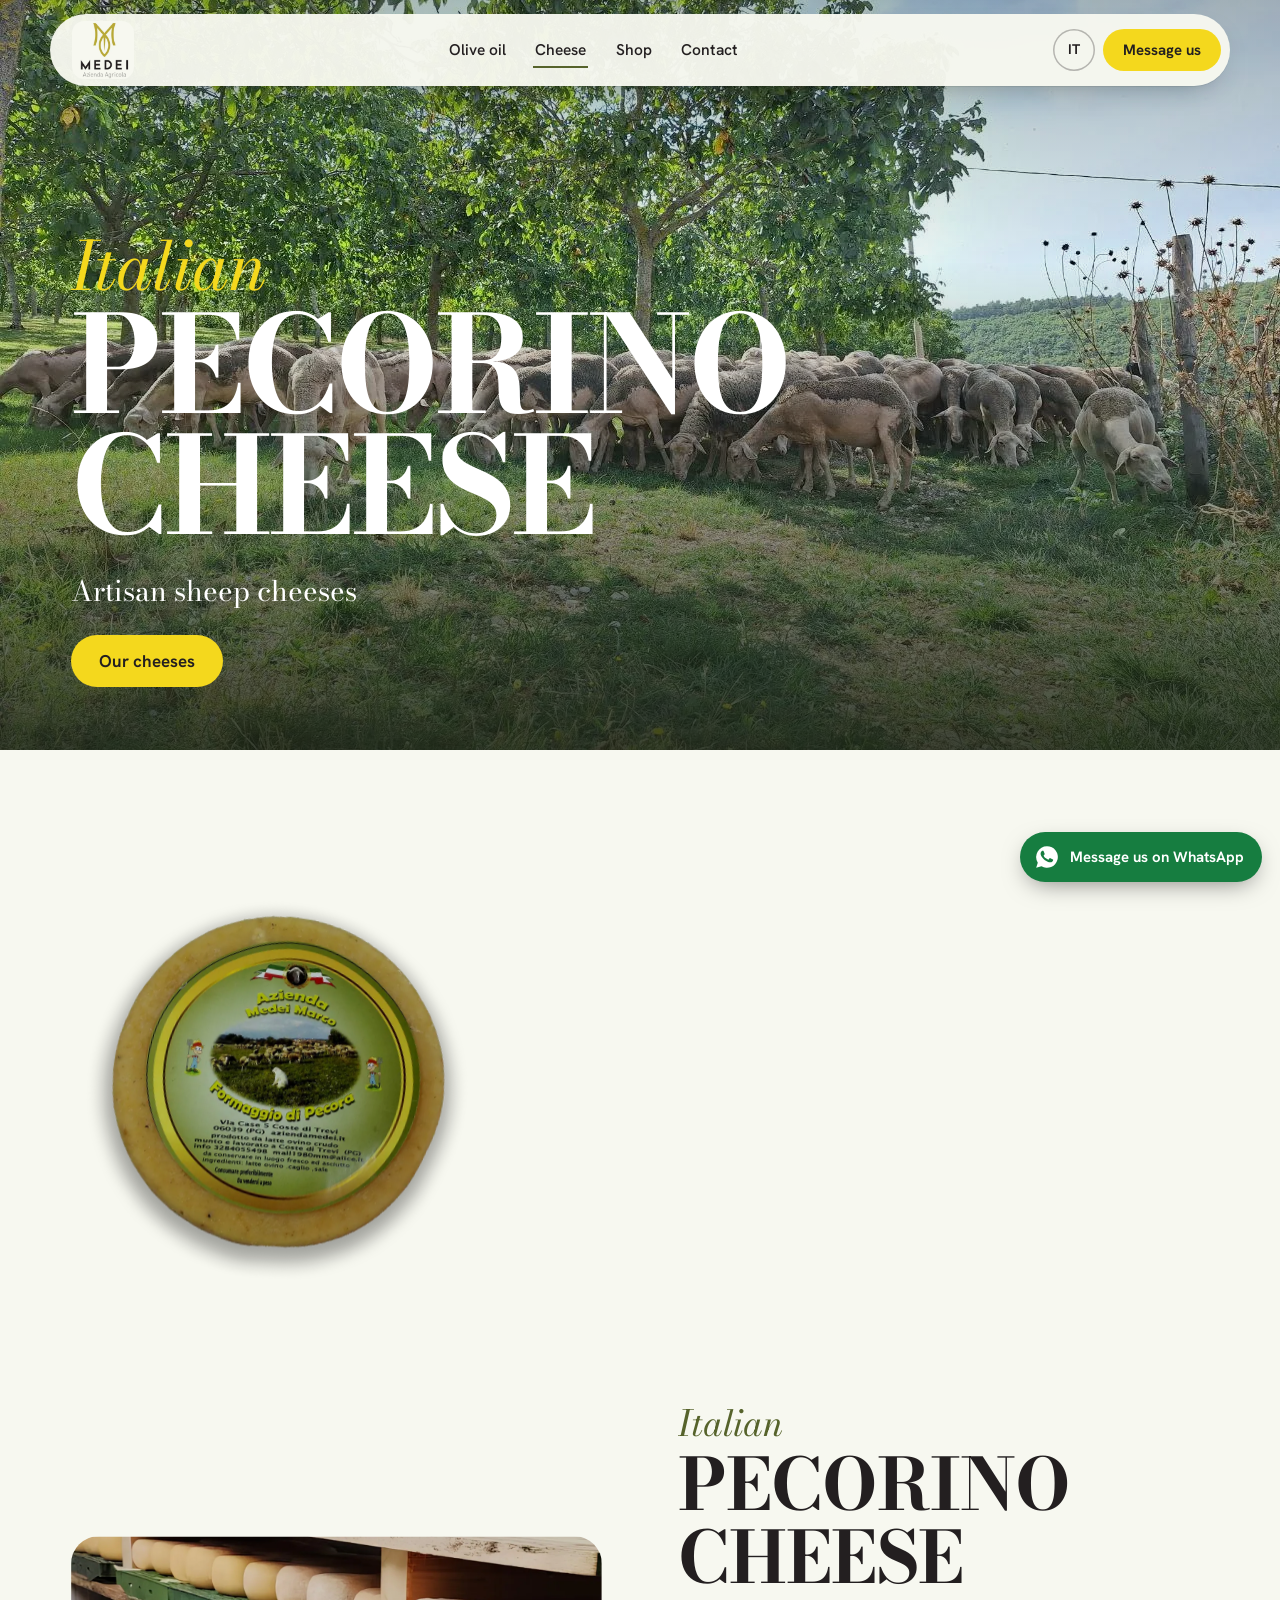
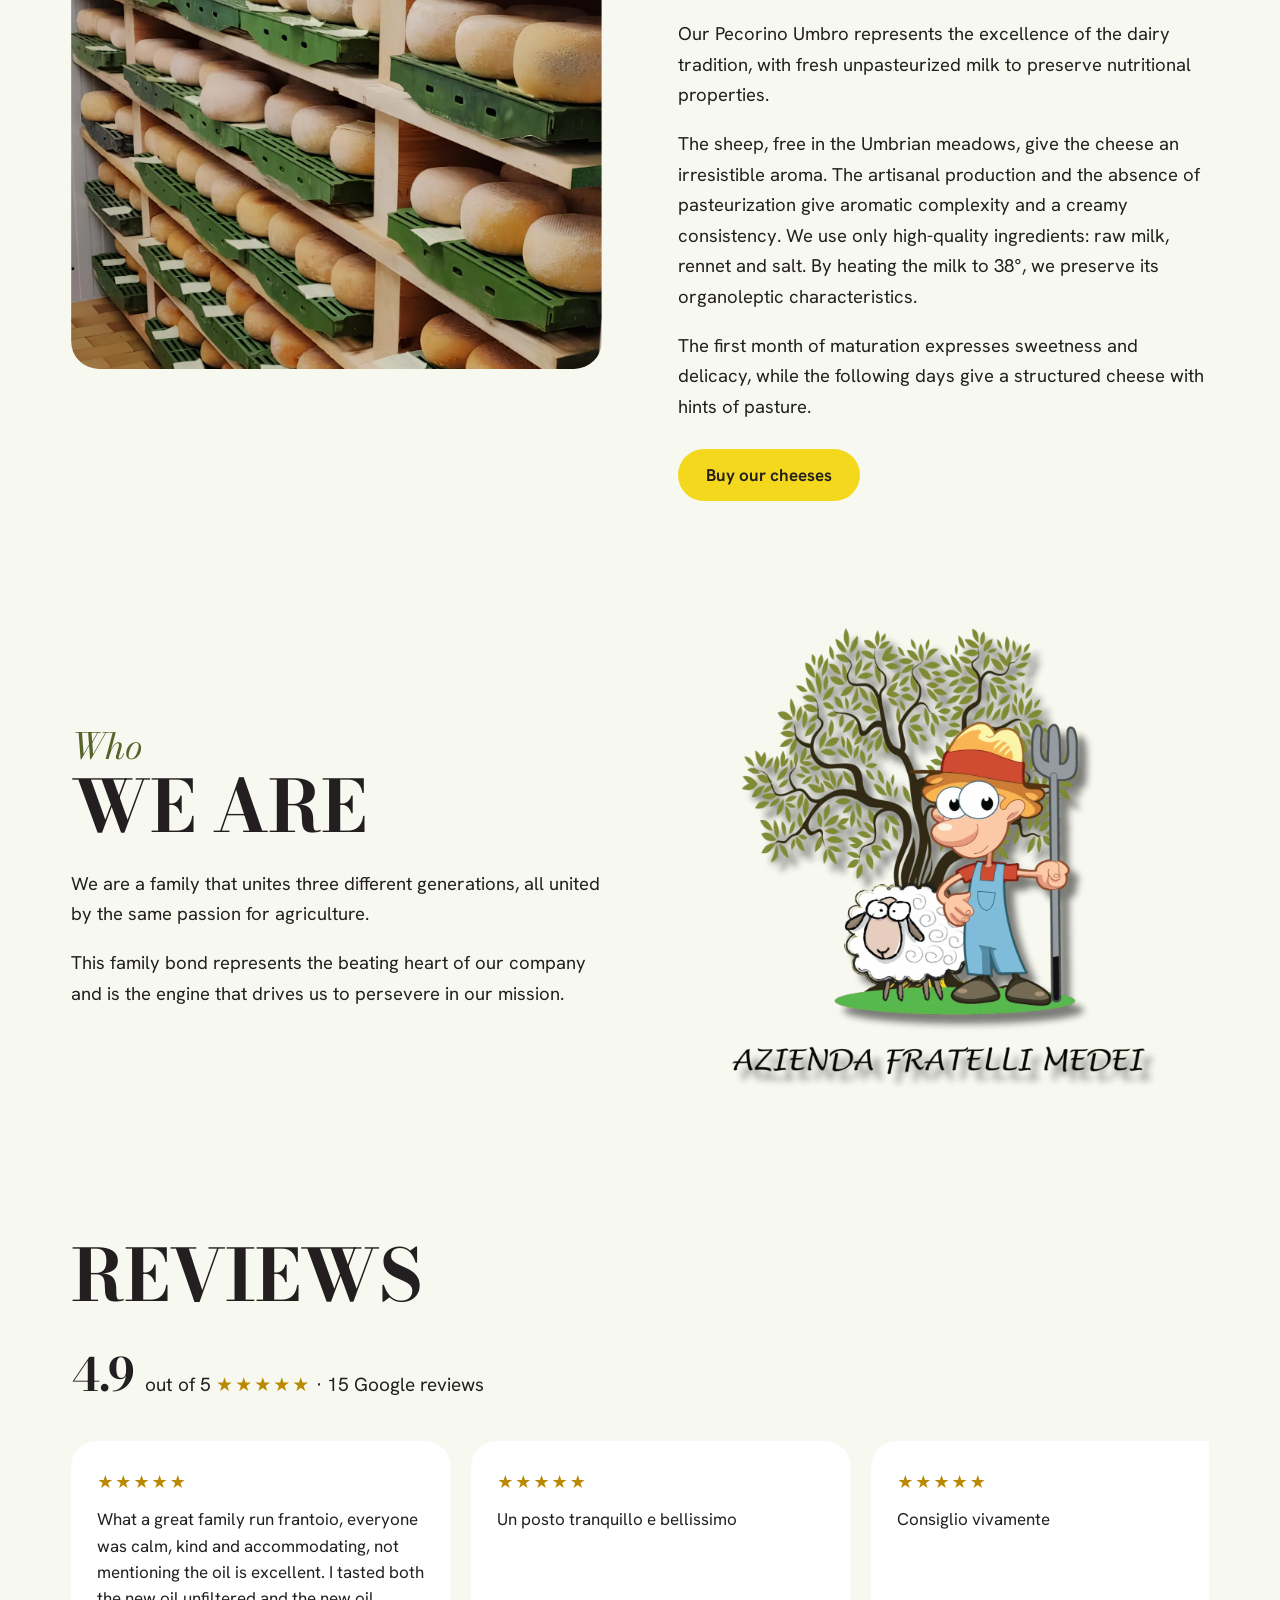
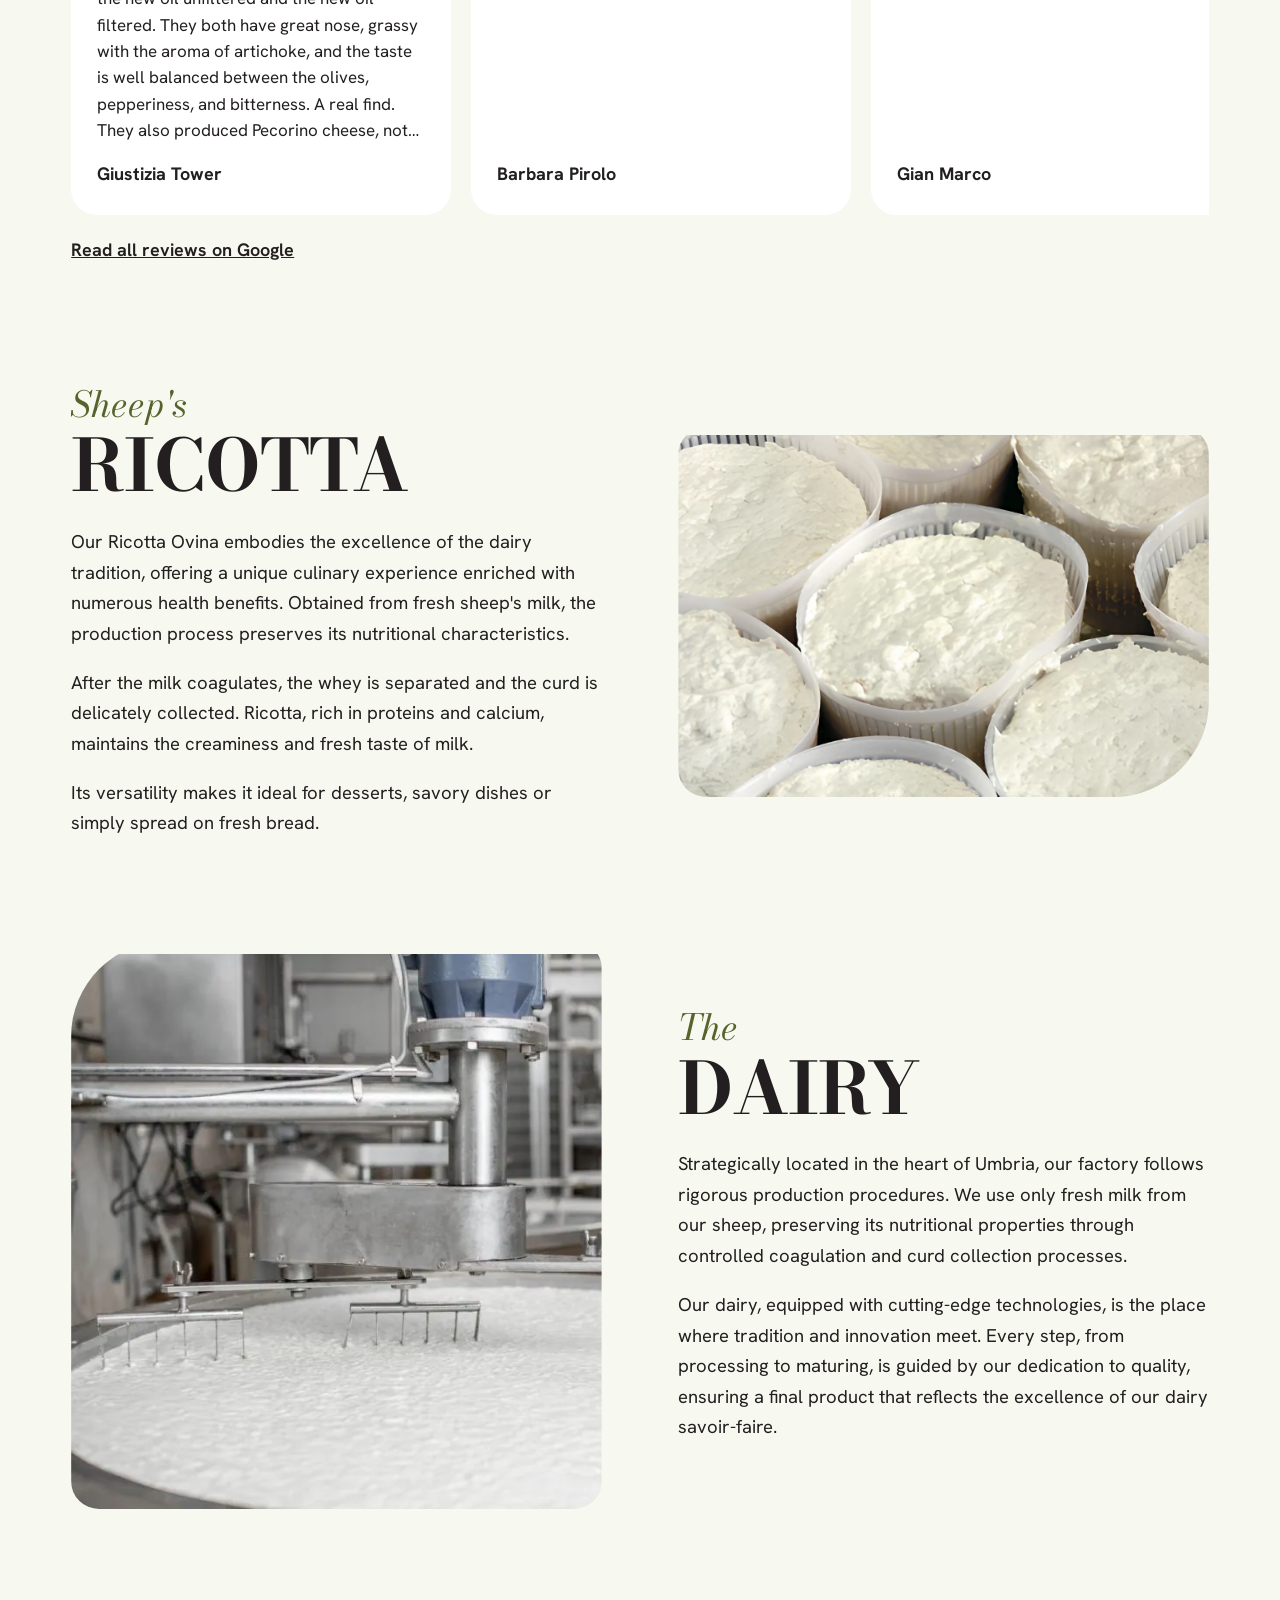
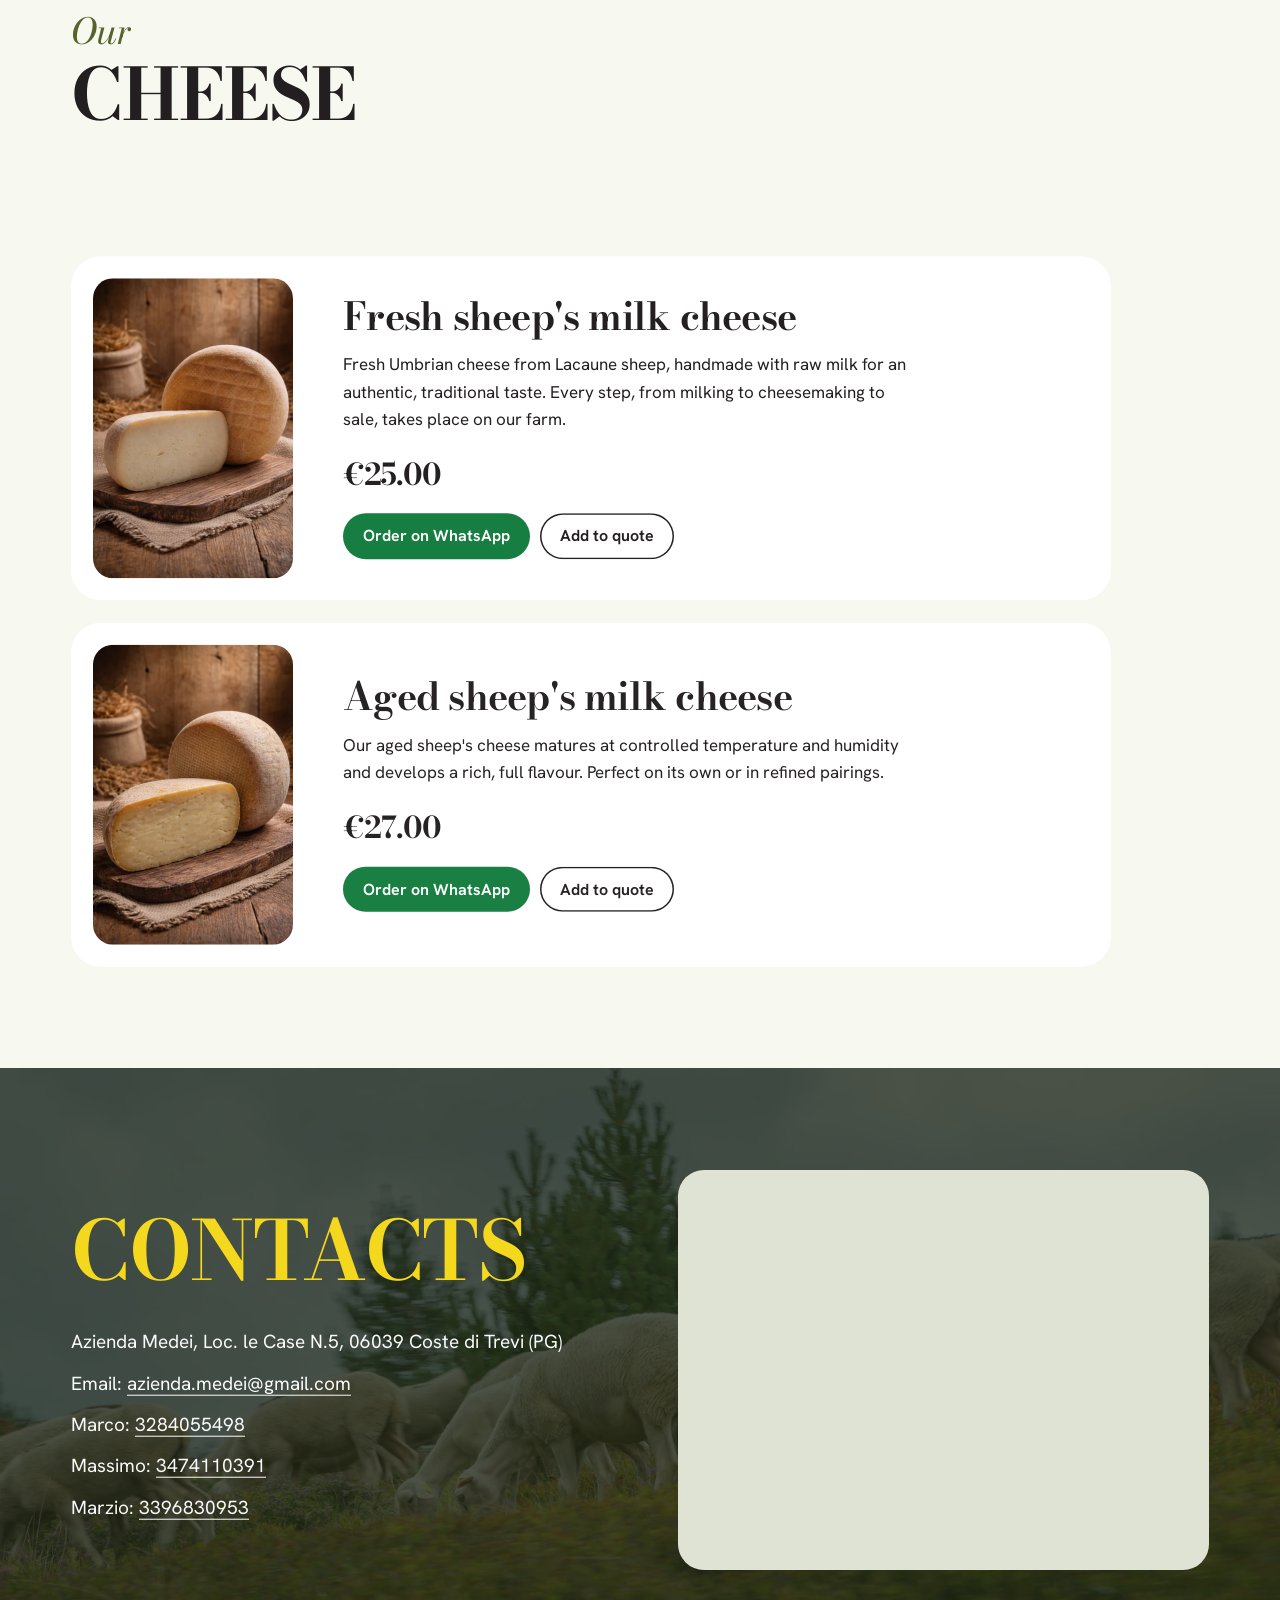
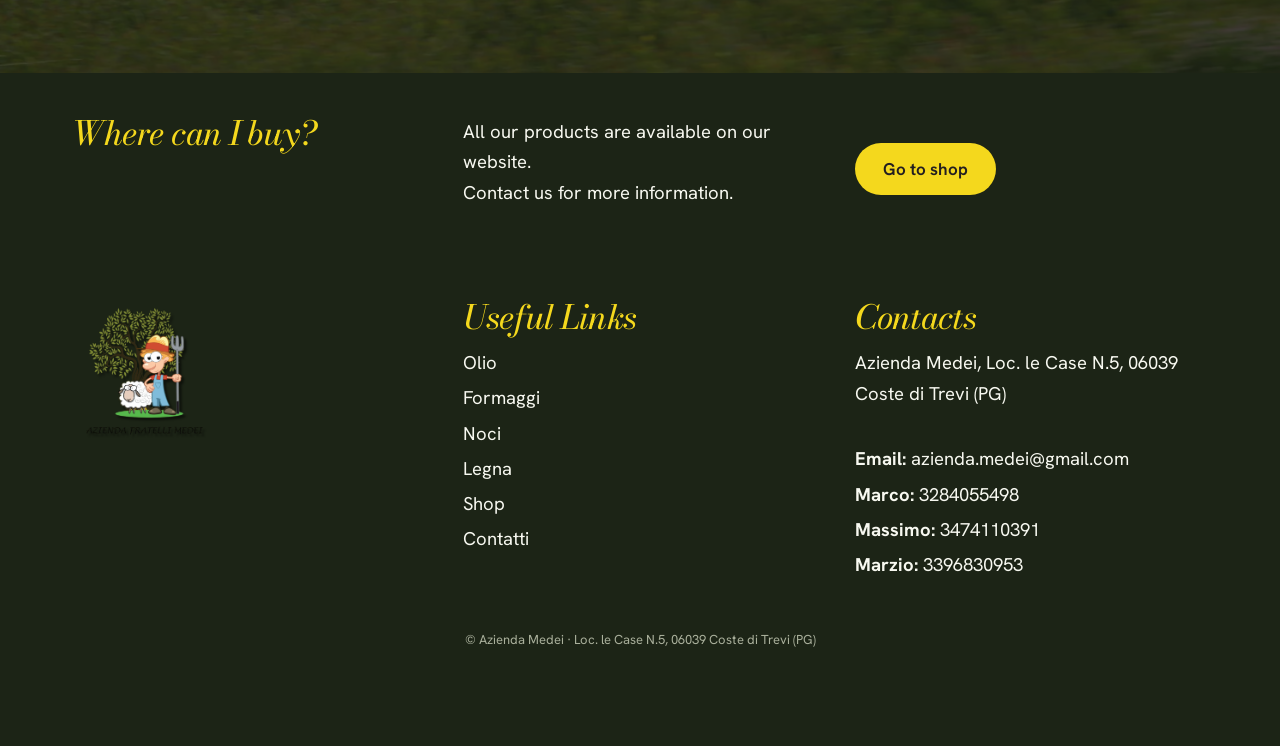
<file: en/cheese-pecorino/index.html>
<!DOCTYPE html>
<html lang="en">
<head>
<meta charset="utf-8">
<meta name="viewport" content="width=device-width, initial-scale=1">
<title>Italian pecorino cheese | Azienda Medei</title>
<meta name="description" content="Italian pecorino cheese crafted in our mill using raw, non-pasteurized milk. Bold, distinctive flavor for a truly special taste experience.">
<link rel="canonical" href="https://aziendamedei.com/en/cheese-pecorino/">
<link rel="alternate" hreflang="en" href="https://aziendamedei.com/en/cheese-pecorino/"><link rel="alternate" hreflang="it" href="https://aziendamedei.com/pecorino-italiano/"><link rel="alternate" hreflang="x-default" href="https://aziendamedei.com/pecorino-italiano/">
<meta property="og:type" content="website">
<meta property="og:locale" content="en_GB">
<meta property="og:site_name" content="Azienda Medei">
<meta property="og:title" content="Italian pecorino cheese | Azienda Medei">
<meta property="og:description" content="Italian pecorino cheese crafted in our mill using raw, non-pasteurized milk. Bold, distinctive flavor for a truly special taste experience.">
<meta property="og:url" content="https://aziendamedei.com/en/cheese-pecorino/">
<meta property="og:image" content="https://aziendamedei.com/img/photo-5780730164999734041-y.webp">
<meta name="twitter:card" content="summary_large_image">
<meta name="theme-color" content="#1C2416">
<link rel="icon" href="../../img/favicon.png" type="image/png">
<link rel="preload" href="../../font/bodoni-moda-latin-wght-normal.woff2" as="font" type="font/woff2" crossorigin>
<link rel="preload" href="../../font/hanken-grotesk-latin-wght-normal.woff2" as="font" type="font/woff2" crossorigin>
<link rel="stylesheet" href="../../css/stile.css">
<script>document.documentElement.classList.add('js');setTimeout(function(){if(!window.__medeiAnim)document.documentElement.classList.remove('js')},2500)</script>
<script type="application/ld+json">{"@context": "https://schema.org", "@type": "Product", "name": "Fresh sheep's milk cheese", "description": "Fresh Umbrian cheese from Lacaune sheep, handmade with raw milk for an authentic, traditional taste. Every step, from milking to cheesemaking to sale, takes place on our farm.", "image": "https://aziendamedei.com/img/formaggio-fresco.webp", "brand": {"@type": "Brand", "name": "Azienda Medei"}, "offers": {"@type": "Offer", "price": "25.00", "priceCurrency": "EUR", "availability": "https://schema.org/InStock", "url": "https://aziendamedei.com/en/cheese-pecorino/"}}</script><script type="application/ld+json">{"@context": "https://schema.org", "@type": "Product", "name": "Aged sheep's milk cheese", "description": "Our aged sheep's cheese matures at controlled temperature and humidity and develops a rich, full flavour. Perfect on its own or in refined pairings.", "image": "https://aziendamedei.com/img/formaggio-stagionale.webp", "brand": {"@type": "Brand", "name": "Azienda Medei"}, "offers": {"@type": "Offer", "price": "27.00", "priceCurrency": "EUR", "availability": "https://schema.org/InStock", "url": "https://aziendamedei.com/en/cheese-pecorino/"}}</script>
</head>
<body class="con-copertina">
<a class="salta" href="#contenuto">Skip to content</a><header class="testata" id="testata"><div class="barra"><a class="logo" href="../../en/azienda-medei/" aria-label="Azienda Medei, home"><img src="../../img/logo-medei.webp" alt="Medei Azienda Agricola" width="400" height="372"></a><nav aria-label="Main menu"><ul class="menu" id="menu"><li><a href="../../en/olive-oil-en/">Olive oil</a></li><li><a href="../../en/cheese-pecorino/" aria-current="page">Cheese</a></li><li><a href="../../en/shop/">Shop</a></li><li><a href="../../en/contact/">Contact</a></li></ul></nav><div class="barra-fine"><a class="lingua" href="../../pecorino-italiano/" lang="it" hreflang="it">IT</a><a class="carrello" id="hd-carrello" href="../../en/shop/#preventivo" hidden>Quote <b></b></a><a class="btn piccolo" href="https://wa.me/393317294483">Message us</a><button class="apri-menu" aria-label="Open menu" aria-expanded="false" aria-controls="menu"><span></span><span></span></button></div></div></header>
<main id="contenuto">
<div class="copertina" style="--h:750px;--hm:600px;background-image:url(../../img/photo-5780730164999734041-y.webp)"><video class="sfondo" src="../../video/20231008-105403-1.mp4" poster="../../img/photo-5780730164999734041-y.webp" autoplay muted loop playsinline preload="metadata" aria-hidden="true"></video><div class="wrap"><div class="blocco"><h1 class="duo grande"><span>Italian</span> pecorino cheese</h1><h2 class="titolo" style="color:#FFFFFF;text-align:center">Artisan sheep cheeses</h2><p class="azione" style="text-align:center"><a class="btn" href="#formaggi">Our cheeses</a></p></div></div></div>
<section class="sez"><div class="wrap"><div class="ruota"><img src="../../img/w.webp" alt="" width="880" height="900" loading="lazy" decoding="async" data-ruota></div></div></section>
<section class="sez"><div class="wrap"><div class="riga n2 inversa-mobile"><div class="col" style="flex:1 1 50%"><img src="../../img/caseificio-222-1.webp" alt="Artisan sheep cheeses - Azienda Medei" width="1400" height="1143" class="foto" loading="lazy" decoding="async"></div><div class="col" style="flex:1 1 50%"><h3 class="duo" style="text-align:center"><span>italian</span> pecorino cheese</h3><img class="fregio" src="../../img/fregio.webp" alt="" width="250" height="50"><div class="testo" style="text-align:center"><p>Our Pecorino Umbro represents the excellence of the dairy tradition, with fresh unpasteurized milk to preserve nutritional properties.</p><p>The sheep, free in the Umbrian meadows, give the cheese an irresistible aroma. The artisanal production and the absence of pasteurization give aromatic complexity and a creamy consistency. We use only high-quality ingredients: raw milk, rennet and salt. By heating the milk to 38°, we preserve its organoleptic characteristics.</p><p>The first month of maturation expresses sweetness and delicacy, while the following days give a structured cheese with hints of pasture.</p></div><p class="azione" style="text-align:center"><a class="btn" href="#formaggi">Buy our cheeses</a></p></div></div></div></section>
<section class="sez"><div class="wrap"><div class="riga n2 inversa"><div class="col" style="flex:1 1 50%"><img src="../../img/11bf4ddb-1d9d-4014-947c-0e4c5b2a269a.webp" alt="logo azienda medei" width="1400" height="1397" class="foto" loading="lazy" decoding="async"></div><div class="col" style="flex:1 1 50%"><h3 class="duo" style="text-align:left"><span>who</span> we are</h3><img class="fregio" src="../../img/fregio.webp" alt="" width="250" height="50" style="margin-left:0"><div class="testo" style="text-align:left"><p>We are a family that unites three different generations, all united by the same passion for agriculture. </p><p>This family bond represents the beating heart of our company and is the engine that drives us to persevere in our mission.</p></div></div></div></div></section>
<section class="sez"><div class="wrap"><h3 class="duo" style="text-align:center"><span></span> reviews</h3><img class="fregio" src="../../img/fregio.webp" alt="" width="250" height="50"><div class="recensioni"><p class="rec-voto"><strong>4.9</strong> out of 5 <span class="stelle" aria-hidden="true">★★★★★</span> · 15 Google reviews</p><div class="scorri" tabindex="0"><figure class="recensione"><div class="stelle" aria-label="5 out of 5">★★★★★</div><blockquote>What a great family run frantoio, everyone was calm, kind and accommodating, not mentioning the oil is excellent.  I tasted both the new oil unfiltered and the new oil filtered.  They both have great nose, grassy with the aroma of artichoke, and  the taste is well balanced between the olives,  pepperiness,   and bitterness.  A real find.
They also produced Pecorino cheese, not overly salty with a hint of sweetness.  You can tell it&#x27;s from the happy sheep.</blockquote><figcaption>Giustizia Tower</figcaption></figure><figure class="recensione"><div class="stelle" aria-label="5 out of 5">★★★★★</div><blockquote>Un posto tranquillo e bellissimo</blockquote><figcaption>Barbara Pirolo</figcaption></figure><figure class="recensione"><div class="stelle" aria-label="5 out of 5">★★★★★</div><blockquote>Consiglio vivamente</blockquote><figcaption>Gian Marco</figcaption></figure><figure class="recensione"><div class="stelle" aria-label="5 out of 5">★★★★★</div><blockquote>Magnifica, cucummeru speciale</blockquote><figcaption>Lorenzo Angeloni</figcaption></figure><figure class="recensione"><div class="stelle" aria-label="5 out of 5">★★★★★</div><blockquote>Bellq</blockquote><figcaption>Tommaso Pesca</figcaption></figure><figure class="recensione"><div class="stelle" aria-label="4 out of 5">★★★★☆</div><blockquote>Una esperienza indimenticabile, formaggio ottimo, vi consiglio a tutti questa esperienza</blockquote><figcaption>Samuele Mondi</figcaption></figure></div><p><a class="rec-link" href="https://www.google.com/maps/place/?q=place_id:ChIJaVRViU2ILhMRIanPIkEX7s4" rel="noopener">Read all reviews on Google</a></p></div></div></section>
<section class="sez"><div class="wrap"><div class="riga n2 inversa-mobile"><div class="col" style="flex:1 1 50%"><h3 class="duo" style="text-align:center"><span>sheep&#x27;s</span> ricotta</h3><img class="fregio" src="../../img/fregio.webp" alt="" width="250" height="50"><div class="testo" style="text-align:center"><p>Our Ricotta Ovina embodies the excellence of the dairy tradition, offering a unique culinary experience enriched with numerous health benefits. Obtained from fresh sheep's milk, the production process preserves its nutritional characteristics.</p><p>After the milk coagulates, the whey is separated and the curd is delicately collected. Ricotta, rich in proteins and calcium, maintains the creaminess and fresh taste of milk.</p><p>Its versatility makes it ideal for desserts, savory dishes or simply spread on fresh bread.</p></div></div><div class="col" style="flex:1 1 50%"><img src="../../img/ricotta-di-pecora-1-1.webp" alt="Sheep&#x27;s ricotta - Azienda Medei" width="1288" height="900" class="foto" loading="lazy" decoding="async"></div></div></div></section>
<section class="sez"><div class="wrap"><div class="riga n2 inversa-mobile"><div class="col" style="flex:1 1 50%"><img src="../../img/istockphoto-1076205100-1024x1024-3.webp" alt="Sheep&#x27;s ricotta - Azienda Medei" width="609" height="652" class="foto" loading="lazy" decoding="async"></div><div class="col" style="flex:1 1 50%"><h3 class="duo" style="text-align:center"><span>the</span> dairy</h3><img class="fregio" src="../../img/fregio.webp" alt="" width="250" height="50"><div class="testo" style="text-align:center"><p>Strategically located in the heart of Umbria, our factory follows rigorous production procedures. We use only fresh milk from our sheep, preserving its nutritional properties through controlled coagulation and curd collection processes.</p><p>Our dairy, equipped with cutting-edge technologies, is the place where tradition and innovation meet. Every step, from processing to maturing, is guided by our dedication to quality, ensuring a final product that reflects the excellence of our dairy savoir-faire.</p></div></div></div></div></section>
<section class="sez" id="formaggi"><div class="wrap"><h3 class="duo" style="text-align:center"><span>Our</span> Cheese</h3><img class="fregio" src="../../img/fregio.webp" alt="" width="250" height="50"></div></section>
<section class="sez"><div class="wrap"><div class="prodotti-lista"><article class="prodotto" data-prodotto="formaggio-fresco" data-nome="Fresh sheep&#x27;s milk cheese"><div class="p-foto"><img src="../../img/formaggio-fresco.webp" alt="Fresh sheep&#x27;s milk cheese" width="600" height="900" loading="lazy" decoding="async"></div><div class="p-testo"><h3>Fresh sheep&#x27;s milk cheese</h3><p class="descr">Fresh Umbrian cheese from Lacaune sheep, handmade with raw milk for an authentic, traditional taste. Every step, from milking to cheesemaking to sale, takes place on our farm.</p><p class="prezzo" data-prezzo="formaggio-fresco">€25.00</p><div class="p-azioni"><a class="btn wa" data-ordina href="https://wa.me/393317294483">Order on WhatsApp</a><button type="button" class="btn chiaro" data-aggiungi>Add to quote</button></div></div></article><article class="prodotto" data-prodotto="formaggio-stagionato" data-nome="Aged sheep&#x27;s milk cheese"><div class="p-foto"><img src="../../img/formaggio-stagionale.webp" alt="Aged sheep&#x27;s milk cheese" width="600" height="900" loading="lazy" decoding="async"></div><div class="p-testo"><h3>Aged sheep&#x27;s milk cheese</h3><p class="descr">Our aged sheep&#x27;s cheese matures at controlled temperature and humidity and develops a rich, full flavour. Perfect on its own or in refined pairings.</p><p class="prezzo" data-prezzo="formaggio-stagionato">€27.00</p><div class="p-azioni"><a class="btn wa" data-ordina href="https://wa.me/393317294483">Order on WhatsApp</a><button type="button" class="btn chiaro" data-aggiungi>Add to quote</button></div></div></article></div></div></section>
<section class="sez su-foto" style="background-image:url(../../img/adobestock-245977412.webp)"><div class="wrap"><div class="riga n2"><div class="col" style="flex:1 1 50%"><h3 class="titolo" style="font-size:clamp(35px,3.47vw,50px);color:#F4D81D;text-align:left">CONTACTS</h3><img class="fregio" src="../../img/fregio-chiaro.webp" alt="" width="250" height="50" style="margin-left:0"><ul class="elenco"><li>Azienda Medei, Loc. le Case N.5, 06039 Coste di Trevi (PG)</li><li>Email: <a href="mailto:azienda.medei@gmail.com">azienda.medei@gmail.com</a></li><li>Marco: <a href="tel:+393284055498">3284055498</a></li><li>Massimo: <a href="tel:+393474110391">3474110391</a></li><li>Marzio: <a href="tel:+393396830953">3396830953</a></li></ul></div><div class="col" style="flex:1 1 50%"><iframe class="mappa" title="Map: where to find Azienda Medei" loading="lazy" referrerpolicy="no-referrer-when-downgrade" src="https://maps.google.com/maps?q=Localit%C3%A0+Coste+S.+Paolo%2C+16A%2C+06039+Coste+PG&amp;z=13&amp;output=embed"></iframe></div></div></div></section>
<section class="sez scuro" style="background-color:#231F20"><div class="wrap"><div class="riga n3"><div class="col"><h3 class="titolo" style="font-size:clamp(30px,3.47vw,50px);color:#F4D81D;text-align:left">Where can I buy?</h3></div><div class="col"><div class="testo" style="text-align:left"><p>All our products are available on our website.<br>Contact us for more information.</p></div></div><div class="col"><p class="azione" style="text-align:center"><a class="btn" href="../../en/shop/">Go to shop</a></p></div></div></div></section>
<section class="sez scuro" style="background-color:#231F20"><div class="wrap"><div class="riga n3"><div class="col"><img src="../../img/11bf4ddb-1d9d-4014-947c-0e4c5b2a269a.webp" alt="logo azienda medei" width="1400" height="1397" class="foto" loading="lazy" decoding="async"></div><div class="col"><h3 class="titolo" style="font-size:clamp(30px,1.74vw,25px);color:#F4D81D;text-align:left">Useful Links</h3><div class="testo" style="text-align:center"><p><a href="../../olio-trevi-umbria/">Olio</a></p></div><div class="testo" style="text-align:center"><p><a href="../../pecorino-italiano/">Formaggi</a></p></div><div class="testo" style="text-align:center"><p><a href="../../noci-italiane/">Noci</a></p></div><div class="testo" style="text-align:center"><p><a href="../../vendita-di-legna-da-ardere-a-trevi-foligno/">Legna</a></p></div><div class="testo" style="text-align:center"><p><a href="../../en/shop/">Shop</a></p></div><div class="testo" style="text-align:center"><p><a href="../../contatti/">Contatti</a></p></div></div><div class="col"><h3 class="titolo" style="font-size:clamp(30px,1.74vw,25px);color:#F4D81D;text-align:left">Contacts</h3><div class="testo" style="text-align:center"><p>Azienda Medei, Loc. le Case N.5, 06039 Coste di Trevi (PG)</p><p><strong><br>Email:</strong> azienda.medei@gmail.com</p><p><strong>Marco:</strong> 3284055498</p><p><strong>Massimo:</strong> 3474110391</p><p><strong>Marzio:</strong> 3396830953</p></div></div></div></div></section>
</main>
<p id="annuncio" class="solo-lettori" aria-live="polite"></p>
<p class="copy">© Azienda Medei · Loc. le Case N.5, 06039 Coste di Trevi (PG)</p>
<a class="wa-fisso" href="https://wa.me/393317294483?text=Hello%20Luca%2C%20I%20would%20like%20some%20information%20about%20Azienda%20Medei." aria-label="Message us on WhatsApp"><svg viewBox="0 0 24 24" aria-hidden="true"><path d="M12 2a10 10 0 0 0-8.500 15.200L2 22l4.900-1.400A10 10 0 1 0 12 2Zm5.300 13.600c-.200.600-1.300 1.200-1.800 1.200-.500.100-1 .300-3.400-.700-2.900-1.200-4.700-4.100-4.900-4.300-.100-.200-1.100-1.500-1.100-2.900s.700-2 1-2.300c.200-.300.500-.300.700-.300h.500c.200 0 .400 0 .600.500l.900 2.100c.100.200.100.300 0 .500l-.300.500-.400.500c-.100.100-.300.300-.100.600.200.300.700 1.200 1.600 2 1.100.900 2 1.200 2.300 1.400.300.100.400.100.600-.100l.900-1.100c.200-.300.400-.200.700-.100l2 1c.300.100.500.200.500.300.100.100.100.700-.200 1.300Z"/></svg><span>Message us on WhatsApp</span></a>
<nav class="barra-bassa" aria-label="Quick actions"><a href="../../en/shop/">Products</a><a href="../../en/shop/#preventivo" id="bb-prev">Quote<b id="bb-tot"></b></a><a class="bb-wa" href="https://wa.me/393317294483"><svg viewBox="0 0 24 24" aria-hidden="true"><path d="M12 2a10 10 0 0 0-8.500 15.200L2 22l4.900-1.400A10 10 0 1 0 12 2Zm5.300 13.600c-.200.600-1.300 1.200-1.800 1.200-.500.100-1 .300-3.400-.700-2.900-1.200-4.700-4.100-4.900-4.300-.100-.200-1.100-1.500-1.100-2.900s.700-2 1-2.300c.200-.300.500-.300.700-.300h.500c.200 0 .400 0 .600.500l.900 2.100c.100.200.100.300 0 .500l-.300.500-.400.500c-.100.100-.300.300-.100.600.200.300.700 1.200 1.600 2 1.100.900 2 1.200 2.300 1.400.300.100.400.100.600-.100l.900-1.100c.200-.300.400-.200.700-.100l2 1c.300.100.500.200.500.300.100.100.100.700-.200 1.300Z"/></svg>WhatsApp</a></nav>
<script src="../../dati/prezzario.js"></script>
<script src="../../js/vendor/gsap.min.js" defer></script>
<script src="../../js/vendor/ScrollTrigger.min.js" defer></script>
<script src="../../js/vendor/SplitText.min.js" defer></script>
<script src="../../js/vendor/lenis.min.js" defer></script>
<script src="../../js/sito.js" defer></script>
<script src="../../js/movimento.js" defer></script>
</body>
</html>
</file>
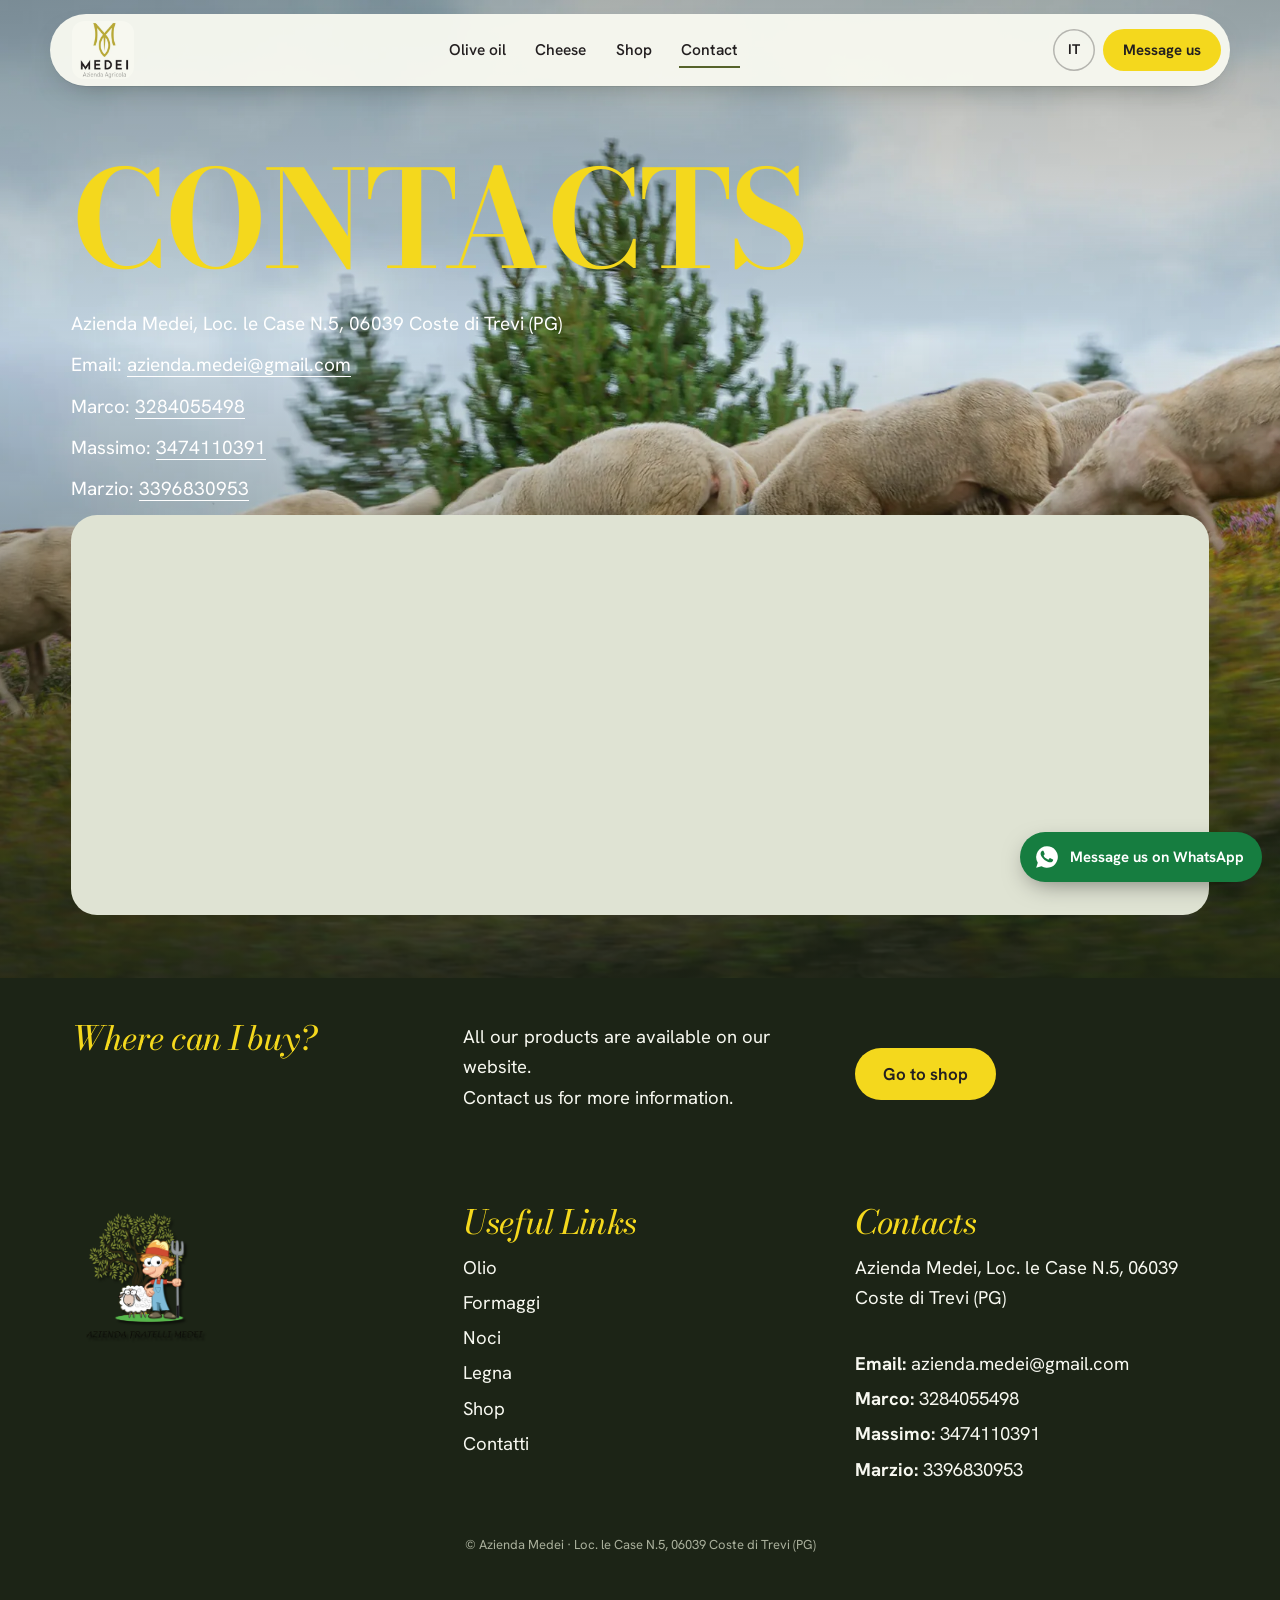
<file: en/contact/index.html>
<!DOCTYPE html>
<html lang="en">
<head>
<meta charset="utf-8">
<meta name="viewport" content="width=device-width, initial-scale=1">
<title>Contact | Azienda Medei _ Olio e formaggio</title>
<meta name="description" content="Contact Azienda Medei in Coste di Trevi, Umbria: address, email, phone numbers and map. Write to us on WhatsApp for olive oil, pecorino cheese and walnuts.">
<link rel="canonical" href="https://aziendamedei.com/en/contact/">
<link rel="alternate" hreflang="en" href="https://aziendamedei.com/en/contact/"><link rel="alternate" hreflang="it" href="https://aziendamedei.com/contatti/"><link rel="alternate" hreflang="x-default" href="https://aziendamedei.com/contatti/">
<meta property="og:type" content="website">
<meta property="og:locale" content="en_GB">
<meta property="og:site_name" content="Azienda Medei">
<meta property="og:title" content="Contact | Azienda Medei _ Olio e formaggio">
<meta property="og:description" content="Contact Azienda Medei in Coste di Trevi, Umbria: address, email, phone numbers and map. Write to us on WhatsApp for olive oil, pecorino cheese and walnuts.">
<meta property="og:url" content="https://aziendamedei.com/en/contact/">
<meta property="og:image" content="https://aziendamedei.com/img/adobestock-245977412.webp">
<meta name="twitter:card" content="summary_large_image">
<meta name="theme-color" content="#1C2416">
<link rel="icon" href="../../img/favicon.png" type="image/png">
<link rel="preload" href="../../font/bodoni-moda-latin-wght-normal.woff2" as="font" type="font/woff2" crossorigin>
<link rel="preload" href="../../font/hanken-grotesk-latin-wght-normal.woff2" as="font" type="font/woff2" crossorigin>
<link rel="stylesheet" href="../../css/stile.css">
<script>document.documentElement.classList.add('js');setTimeout(function(){if(!window.__medeiAnim)document.documentElement.classList.remove('js')},2500)</script>

</head>
<body class="con-copertina">
<a class="salta" href="#contenuto">Skip to content</a><header class="testata" id="testata"><div class="barra"><a class="logo" href="../../en/azienda-medei/" aria-label="Azienda Medei, home"><img src="../../img/logo-medei.webp" alt="Medei Azienda Agricola" width="400" height="372"></a><nav aria-label="Main menu"><ul class="menu" id="menu"><li><a href="../../en/olive-oil-en/">Olive oil</a></li><li><a href="../../en/cheese-pecorino/">Cheese</a></li><li><a href="../../en/shop/">Shop</a></li><li><a href="../../en/contact/" aria-current="page">Contact</a></li></ul></nav><div class="barra-fine"><a class="lingua" href="../../contatti/" lang="it" hreflang="it">IT</a><a class="carrello" id="hd-carrello" href="../../en/shop/#preventivo" hidden>Quote <b></b></a><a class="btn piccolo" href="https://wa.me/393317294483">Message us</a><button class="apri-menu" aria-label="Open menu" aria-expanded="false" aria-controls="menu"><span></span><span></span></button></div></div></header>
<main id="contenuto">
<div class="copertina" style="--h:600px;--hm:560px;background-image:url(../../img/adobestock-245977412.webp)"><div class="wrap"><div class="blocco"><h1 class="titolo" style="font-size:clamp(35px,3.47vw,50px);color:#F4D81D;text-align:left">CONTACTS</h1><img class="fregio" src="../../img/fregio-chiaro.webp" alt="" width="250" height="50" style="margin-left:0"><ul class="elenco"><li>Azienda Medei, Loc. le Case N.5, 06039 Coste di Trevi (PG)</li><li>Email: <a href="mailto:azienda.medei@gmail.com">azienda.medei@gmail.com</a></li><li>Marco: <a href="tel:+393284055498">3284055498</a></li><li>Massimo: <a href="tel:+393474110391">3474110391</a></li><li>Marzio: <a href="tel:+393396830953">3396830953</a></li></ul></div><div class="blocco"><iframe class="mappa" title="Map: where to find Azienda Medei" loading="lazy" referrerpolicy="no-referrer-when-downgrade" src="https://maps.google.com/maps?q=Localit%C3%A0+Coste+S.+Paolo%2C+16A%2C+06039+Coste+PG&amp;z=13&amp;output=embed"></iframe></div></div></div>
<section class="sez scuro" style="background-color:#231F20"><div class="wrap"><div class="riga n3"><div class="col"><h3 class="titolo" style="font-size:clamp(30px,3.47vw,50px);color:#F4D81D;text-align:left">Where can I buy?</h3></div><div class="col"><div class="testo" style="text-align:left"><p>All our products are available on our website.<br>Contact us for more information.</p></div></div><div class="col"><p class="azione" style="text-align:center"><a class="btn" href="../../en/shop/">Go to shop</a></p></div></div></div></section>
<section class="sez scuro" style="background-color:#231F20"><div class="wrap"><div class="riga n3"><div class="col"><img src="../../img/11bf4ddb-1d9d-4014-947c-0e4c5b2a269a.webp" alt="logo azienda medei" width="1400" height="1397" class="foto" loading="lazy" decoding="async"></div><div class="col"><h3 class="titolo" style="font-size:clamp(30px,1.74vw,25px);color:#F4D81D;text-align:left">Useful Links</h3><div class="testo" style="text-align:center"><p><a href="../../olio-trevi-umbria/">Olio</a></p></div><div class="testo" style="text-align:center"><p><a href="../../pecorino-italiano/">Formaggi</a></p></div><div class="testo" style="text-align:center"><p><a href="../../noci-italiane/">Noci</a></p></div><div class="testo" style="text-align:center"><p><a href="../../vendita-di-legna-da-ardere-a-trevi-foligno/">Legna</a></p></div><div class="testo" style="text-align:center"><p><a href="../../en/shop/">Shop</a></p></div><div class="testo" style="text-align:center"><p><a href="../../contatti/">Contatti</a></p></div></div><div class="col"><h3 class="titolo" style="font-size:clamp(30px,1.74vw,25px);color:#F4D81D;text-align:left">Contacts</h3><div class="testo" style="text-align:center"><p>Azienda Medei, Loc. le Case N.5, 06039 Coste di Trevi (PG)</p><p><strong><br>Email:</strong> azienda.medei@gmail.com</p><p><strong>Marco:</strong> 3284055498</p><p><strong>Massimo:</strong> 3474110391</p><p><strong>Marzio:</strong> 3396830953</p></div></div></div></div></section>
</main>
<p id="annuncio" class="solo-lettori" aria-live="polite"></p>
<p class="copy">© Azienda Medei · Loc. le Case N.5, 06039 Coste di Trevi (PG)</p>
<a class="wa-fisso" href="https://wa.me/393317294483?text=Hello%20Luca%2C%20I%20would%20like%20some%20information%20about%20Azienda%20Medei." aria-label="Message us on WhatsApp"><svg viewBox="0 0 24 24" aria-hidden="true"><path d="M12 2a10 10 0 0 0-8.500 15.200L2 22l4.900-1.400A10 10 0 1 0 12 2Zm5.300 13.600c-.200.600-1.300 1.200-1.800 1.200-.500.100-1 .300-3.400-.700-2.900-1.200-4.700-4.100-4.900-4.300-.100-.200-1.100-1.500-1.100-2.900s.700-2 1-2.300c.200-.300.500-.300.700-.300h.500c.200 0 .400 0 .600.500l.900 2.100c.100.200.100.300 0 .500l-.300.500-.400.500c-.100.100-.300.300-.100.600.200.300.700 1.200 1.600 2 1.100.900 2 1.200 2.300 1.400.300.100.400.100.600-.100l.900-1.100c.200-.300.400-.200.700-.100l2 1c.300.100.500.200.500.300.100.100.100.700-.200 1.300Z"/></svg><span>Message us on WhatsApp</span></a>
<nav class="barra-bassa" aria-label="Quick actions"><a href="../../en/shop/">Products</a><a href="../../en/shop/#preventivo" id="bb-prev">Quote<b id="bb-tot"></b></a><a class="bb-wa" href="https://wa.me/393317294483"><svg viewBox="0 0 24 24" aria-hidden="true"><path d="M12 2a10 10 0 0 0-8.500 15.200L2 22l4.900-1.400A10 10 0 1 0 12 2Zm5.300 13.600c-.200.600-1.300 1.200-1.800 1.200-.500.100-1 .300-3.400-.700-2.900-1.200-4.700-4.100-4.900-4.300-.100-.200-1.100-1.500-1.100-2.900s.700-2 1-2.300c.200-.300.500-.300.700-.300h.500c.200 0 .400 0 .600.500l.900 2.100c.100.200.100.300 0 .500l-.300.500-.400.500c-.100.100-.300.300-.100.600.200.300.700 1.200 1.600 2 1.100.900 2 1.200 2.300 1.400.300.100.400.100.600-.100l.900-1.100c.200-.300.400-.200.700-.100l2 1c.300.100.500.200.500.300.100.100.100.700-.200 1.300Z"/></svg>WhatsApp</a></nav>
<script src="../../dati/prezzario.js"></script>
<script src="../../js/vendor/gsap.min.js" defer></script>
<script src="../../js/vendor/ScrollTrigger.min.js" defer></script>
<script src="../../js/vendor/SplitText.min.js" defer></script>
<script src="../../js/vendor/lenis.min.js" defer></script>
<script src="../../js/sito.js" defer></script>
<script src="../../js/movimento.js" defer></script>
</body>
</html>
</file>
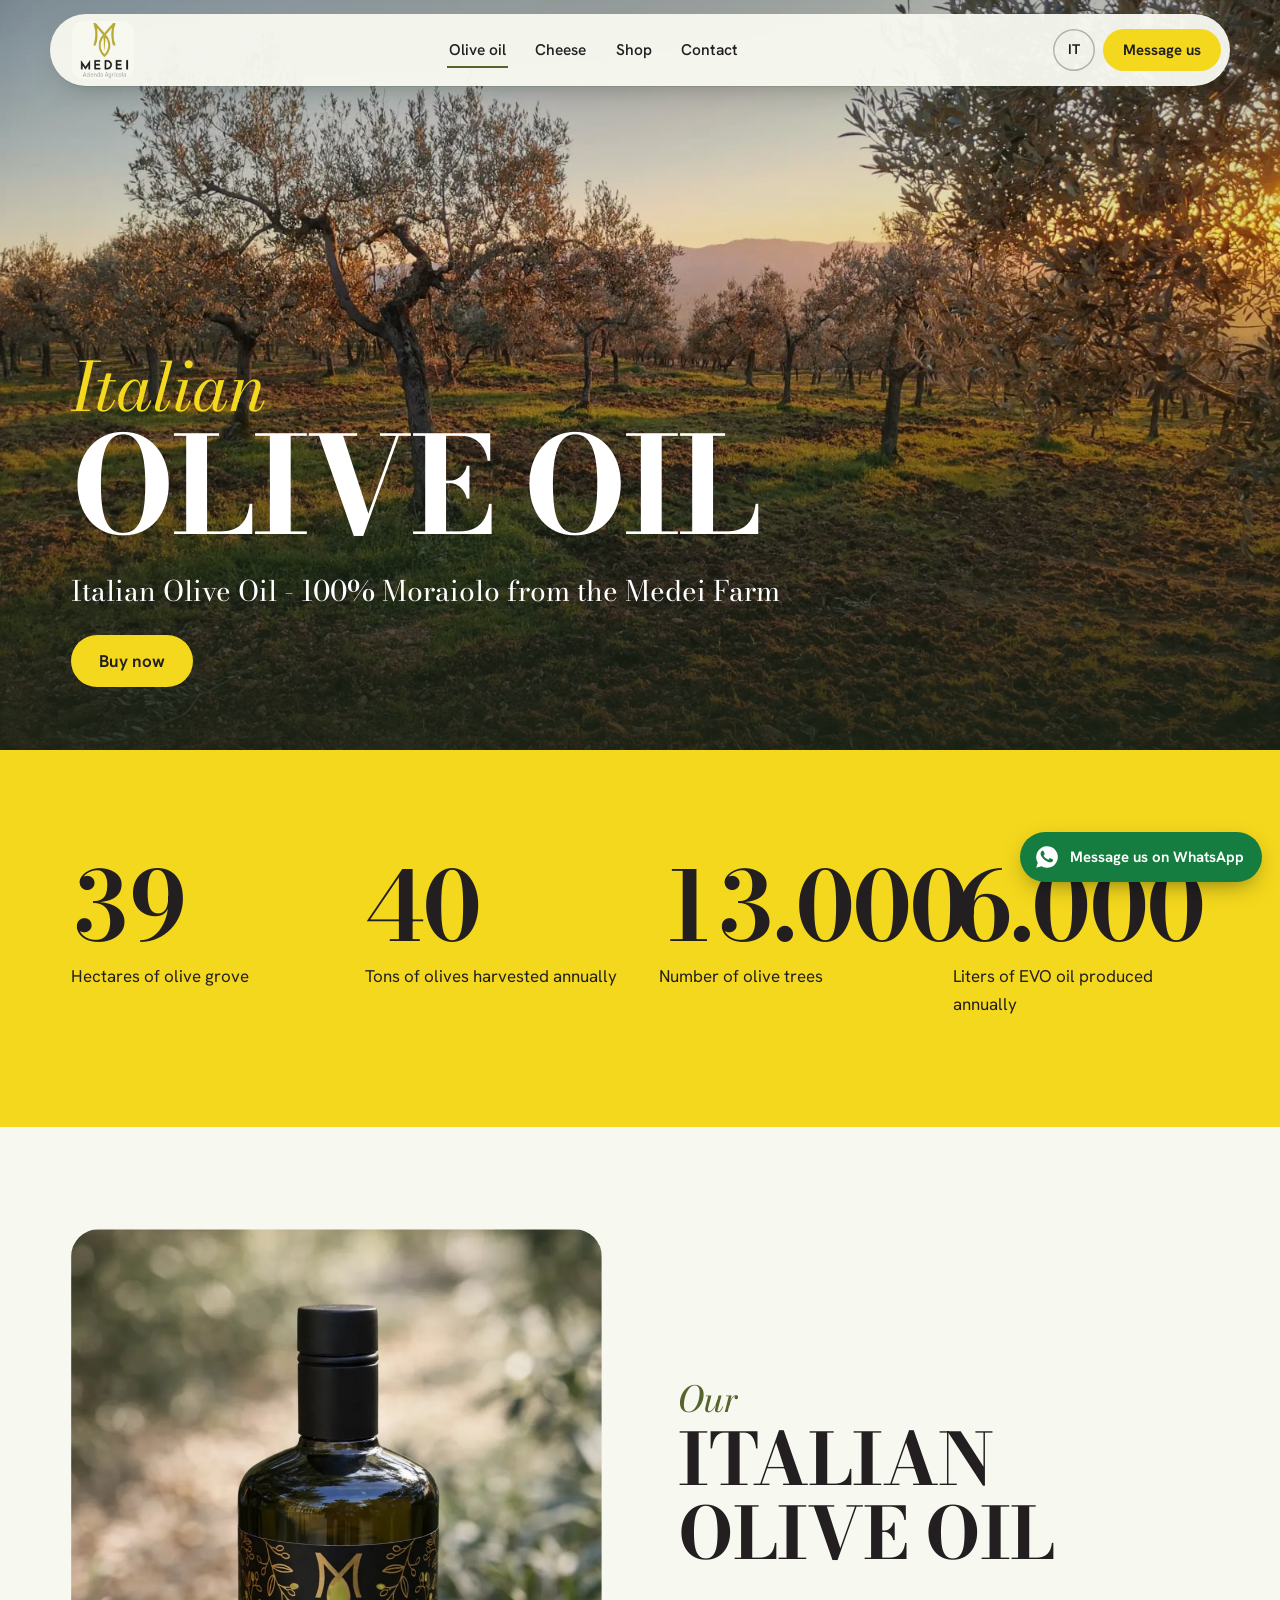
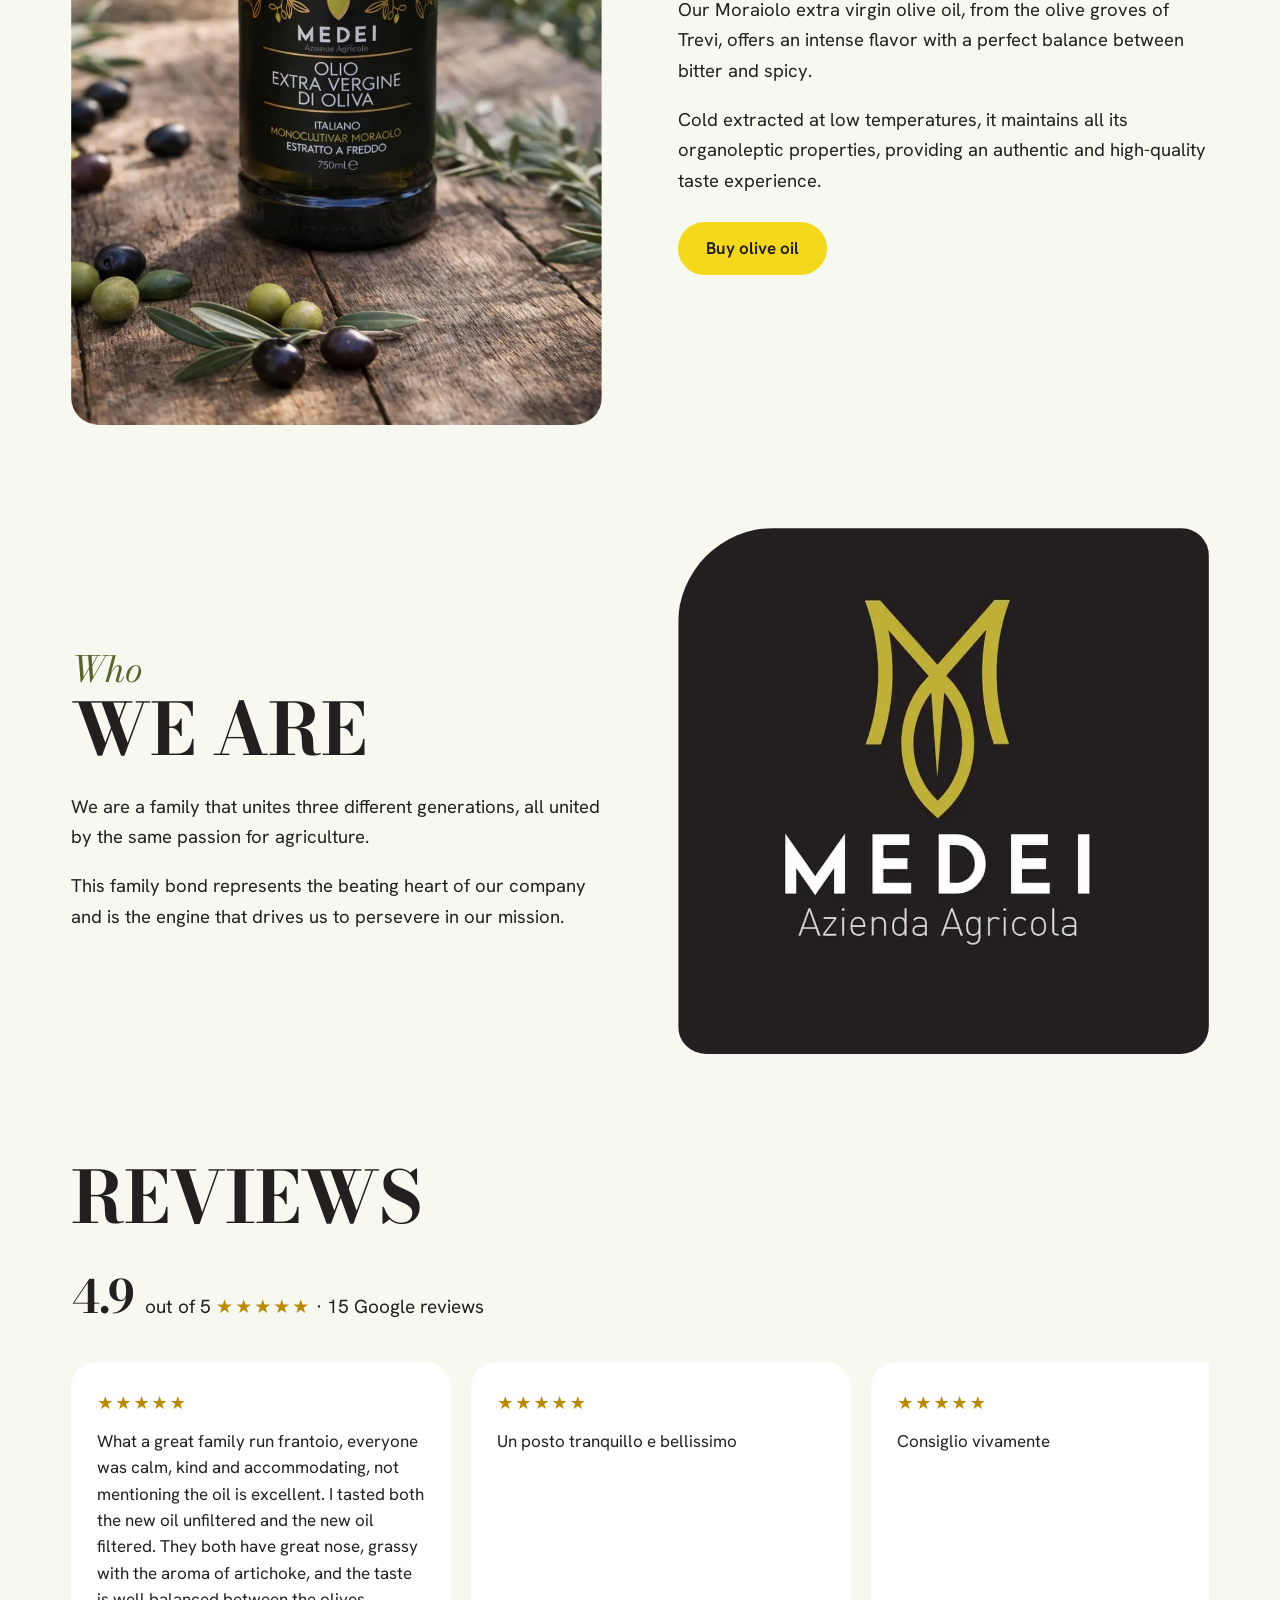
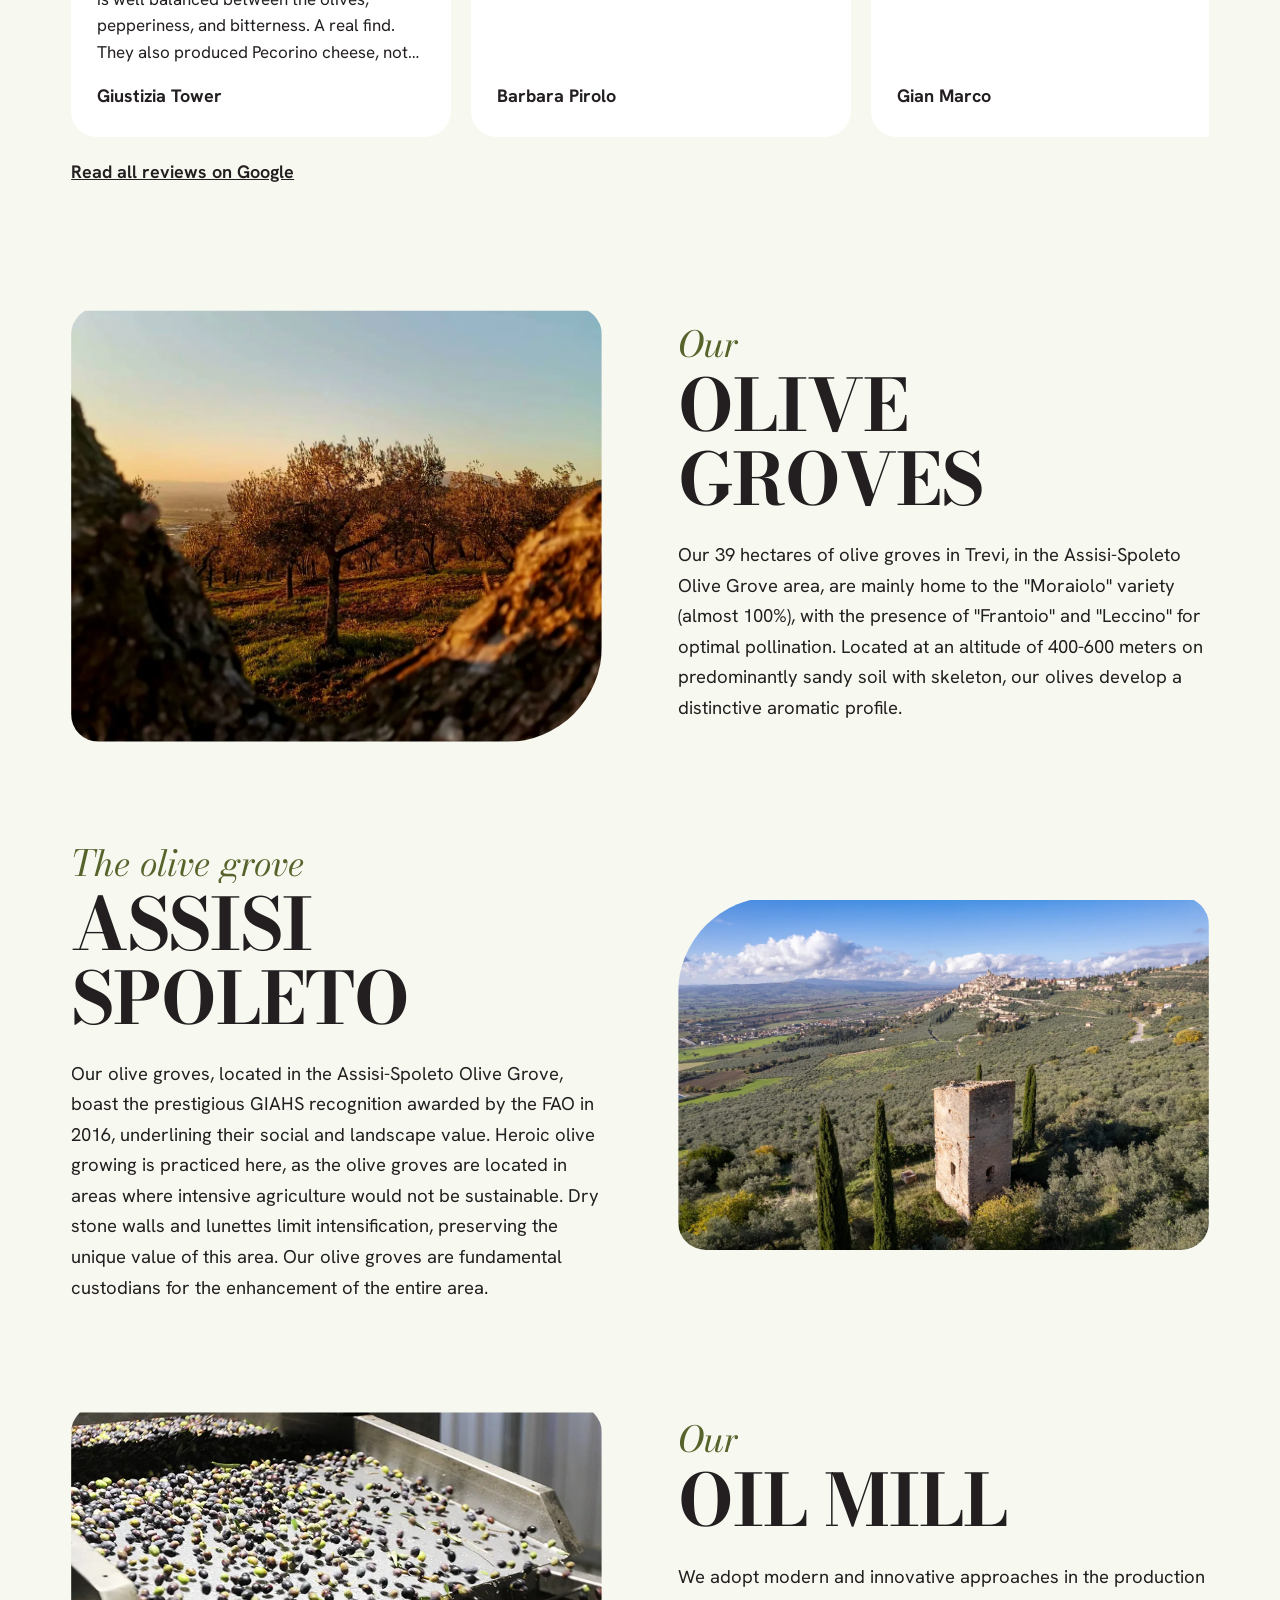
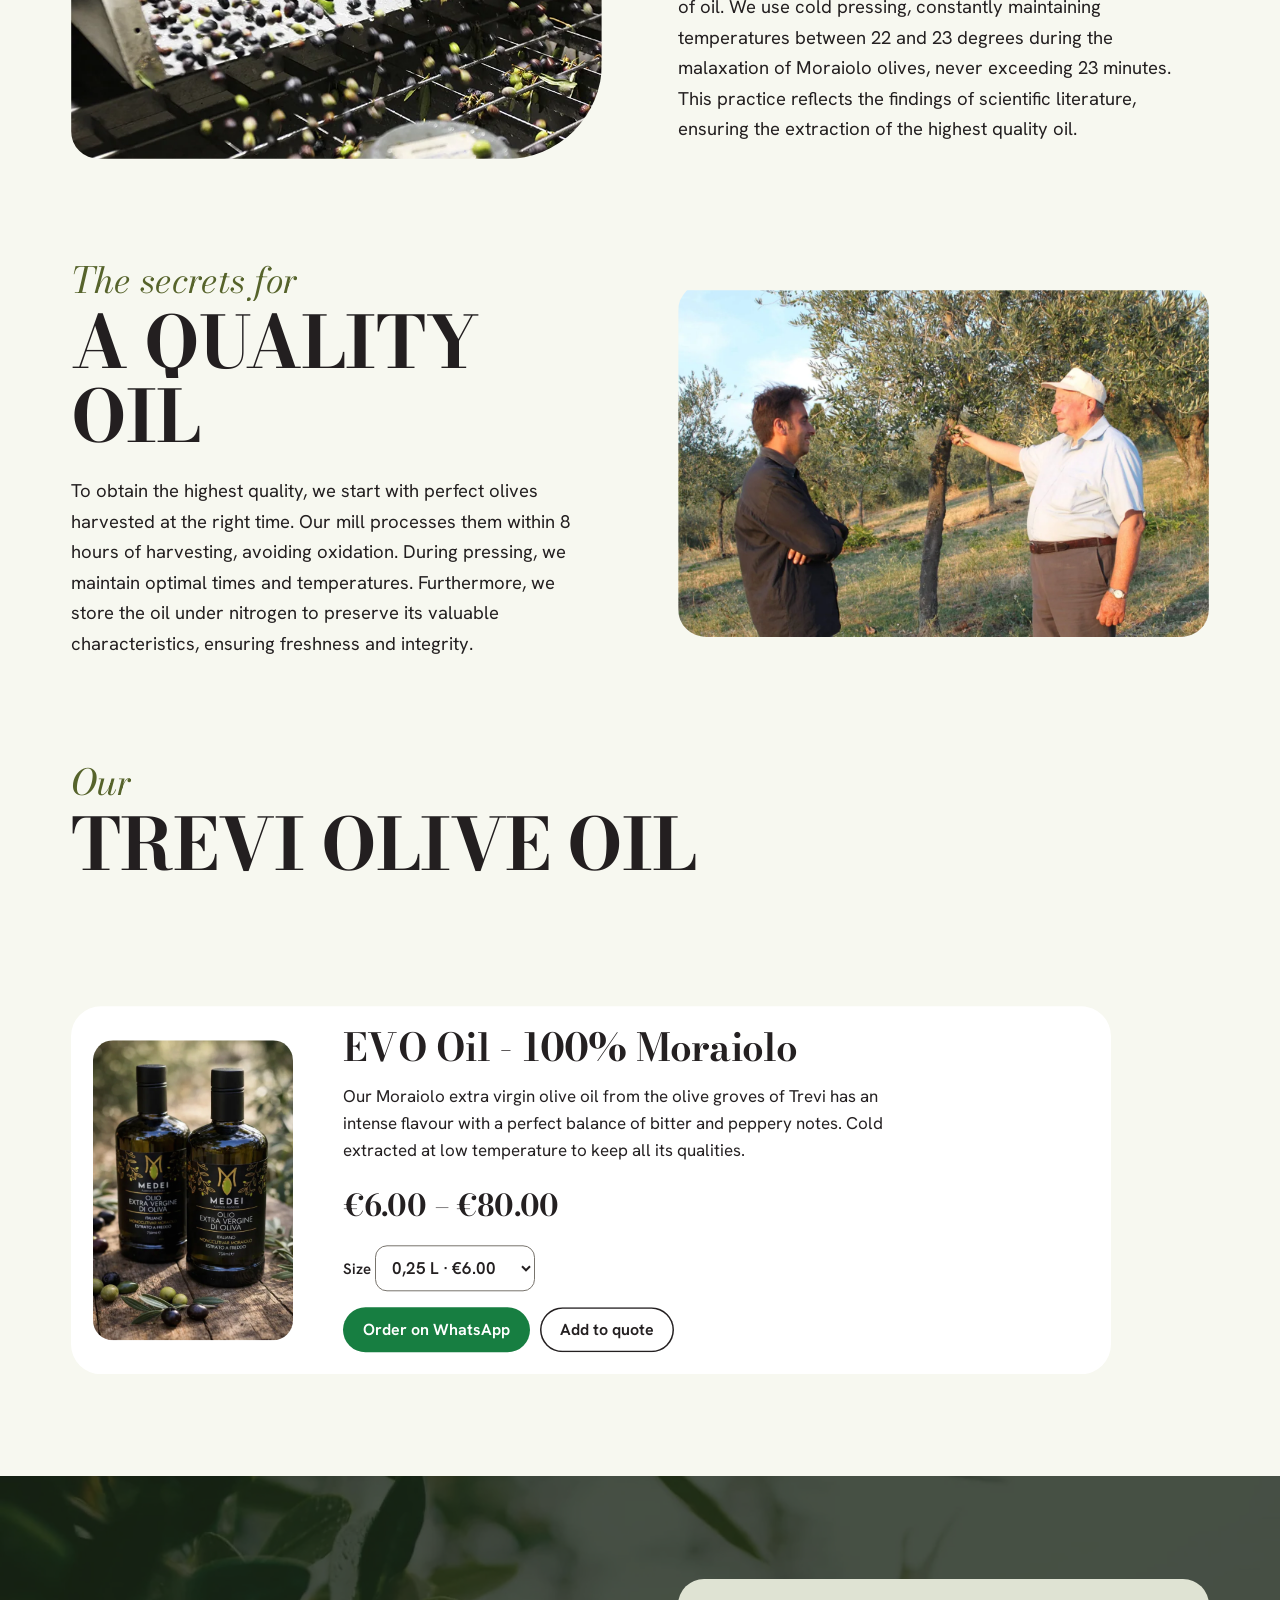
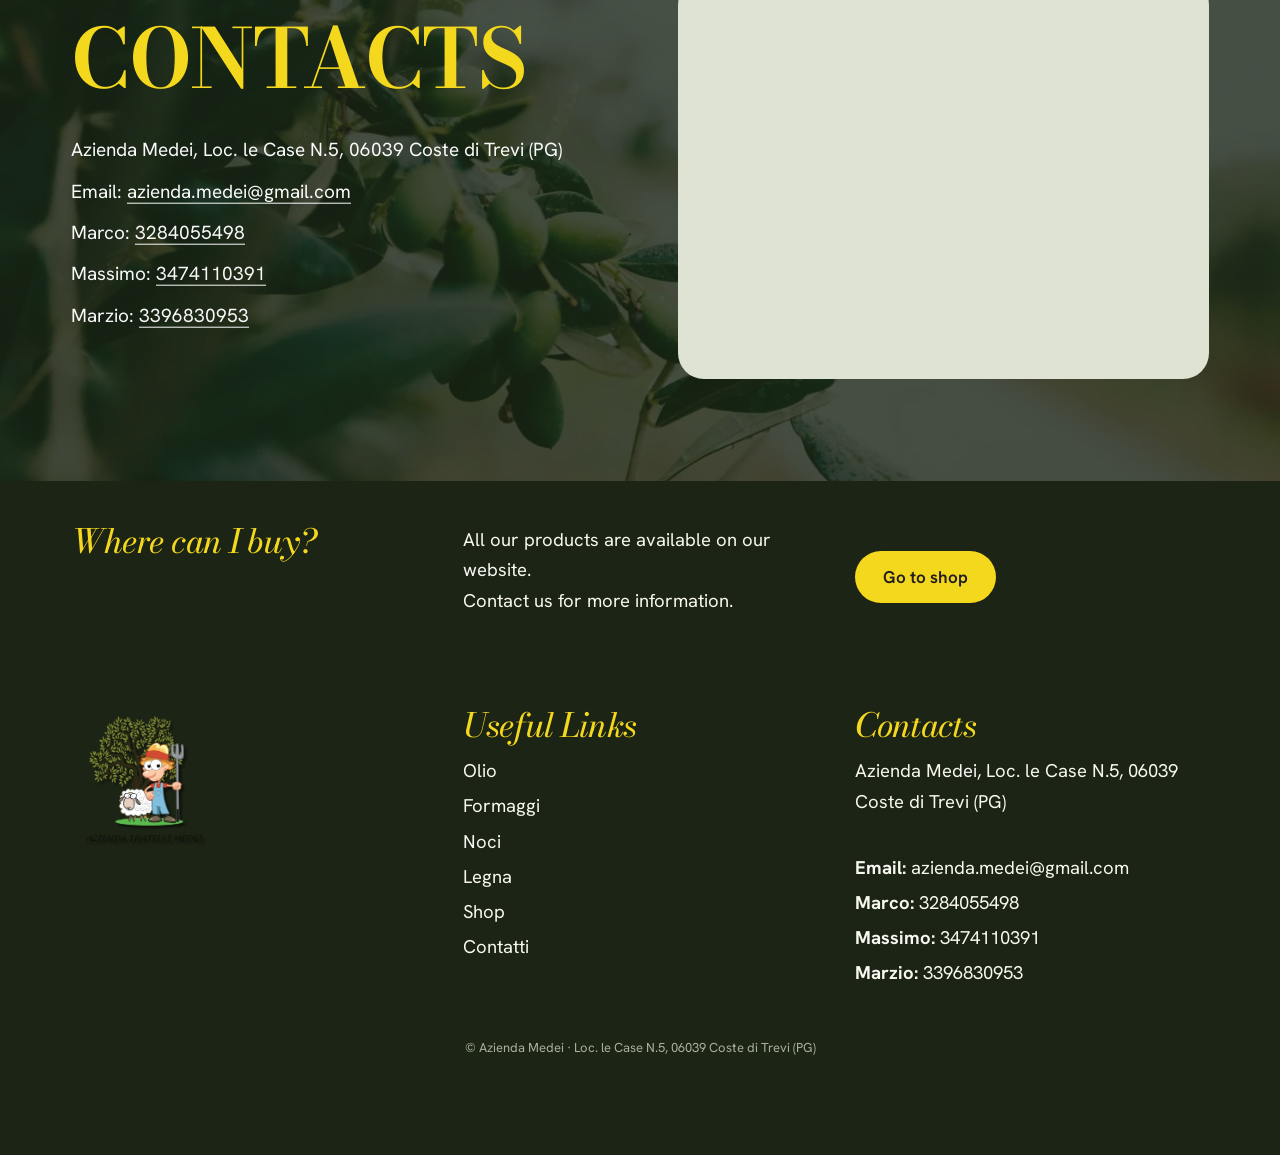
<file: en/olive-oil-en/index.html>
<!DOCTYPE html>
<html lang="en">
<head>
<meta charset="utf-8">
<meta name="viewport" content="width=device-width, initial-scale=1">
<title>Italian Olive Oil - 100% Moraiolo from Italy | Azienda Medei</title>
<meta name="description" content="Best olive oil in italy - the finest organic 100% Italian extra virgin olive oil from Trevi, with passion by our family-owned olive mill.">
<link rel="canonical" href="https://aziendamedei.com/en/olive-oil-en/">
<link rel="alternate" hreflang="en" href="https://aziendamedei.com/en/olive-oil-en/"><link rel="alternate" hreflang="it" href="https://aziendamedei.com/olio-trevi-umbria/"><link rel="alternate" hreflang="x-default" href="https://aziendamedei.com/olio-trevi-umbria/">
<meta property="og:type" content="website">
<meta property="og:locale" content="en_GB">
<meta property="og:site_name" content="Azienda Medei">
<meta property="og:title" content="Italian Olive Oil - 100% Moraiolo from Italy | Azienda Medei">
<meta property="og:description" content="Best olive oil in italy - the finest organic 100% Italian extra virgin olive oil from Trevi, with passion by our family-owned olive mill.">
<meta property="og:url" content="https://aziendamedei.com/en/olive-oil-en/">
<meta property="og:image" content="https://aziendamedei.com/img/whatsapp-image-2020-03-23-at-20-36-03-2-2.webp">
<meta name="twitter:card" content="summary_large_image">
<meta name="theme-color" content="#1C2416">
<link rel="icon" href="../../img/favicon.png" type="image/png">
<link rel="preload" href="../../font/bodoni-moda-latin-wght-normal.woff2" as="font" type="font/woff2" crossorigin>
<link rel="preload" href="../../font/hanken-grotesk-latin-wght-normal.woff2" as="font" type="font/woff2" crossorigin>
<link rel="stylesheet" href="../../css/stile.css">
<script>document.documentElement.classList.add('js');setTimeout(function(){if(!window.__medeiAnim)document.documentElement.classList.remove('js')},2500)</script>
<script type="application/ld+json">{"@context": "https://schema.org", "@type": "Product", "name": "EVO Oil - 100% Moraiolo", "description": "Our Moraiolo extra virgin olive oil from the olive groves of Trevi has an intense flavour with a perfect balance of bitter and peppery notes. Cold extracted at low temperature to keep all its qualities.", "image": "https://aziendamedei.com/img/2-bottiglie-da.webp", "brand": {"@type": "Brand", "name": "Azienda Medei"}, "offers": {"@type": "AggregateOffer", "lowPrice": "6.00", "highPrice": "80.00", "offerCount": 7, "priceCurrency": "EUR", "availability": "https://schema.org/InStock"}}</script>
</head>
<body class="con-copertina">
<a class="salta" href="#contenuto">Skip to content</a><header class="testata" id="testata"><div class="barra"><a class="logo" href="../../en/azienda-medei/" aria-label="Azienda Medei, home"><img src="../../img/logo-medei.webp" alt="Medei Azienda Agricola" width="400" height="372"></a><nav aria-label="Main menu"><ul class="menu" id="menu"><li><a href="../../en/olive-oil-en/" aria-current="page">Olive oil</a></li><li><a href="../../en/cheese-pecorino/">Cheese</a></li><li><a href="../../en/shop/">Shop</a></li><li><a href="../../en/contact/">Contact</a></li></ul></nav><div class="barra-fine"><a class="lingua" href="../../olio-trevi-umbria/" lang="it" hreflang="it">IT</a><a class="carrello" id="hd-carrello" href="../../en/shop/#preventivo" hidden>Quote <b></b></a><a class="btn piccolo" href="https://wa.me/393317294483">Message us</a><button class="apri-menu" aria-label="Open menu" aria-expanded="false" aria-controls="menu"><span></span><span></span></button></div></div></header>
<main id="contenuto">
<div class="copertina" style="--h:750px;--hm:600px;background-image:url(../../img/whatsapp-image-2020-03-23-at-20-36-03-2-2.webp)"><div class="wrap"><h1 class="duo grande"><span>Italian</span> Olive Oil</h1><h2 class="titolo" style="color:#FFFFFF">Italian Olive Oil - 100% Moraiolo from the Medei Farm</h2><p class="azione"><a class="btn" href="#olio">Buy now</a></p></div></div>
<section class="sez colore" style="background-color:#F4D81D"><div class="wrap"><div class="riga n4"><div class="col"><div class="contatore"><span class="numero" data-conta="39" data-sep=",">39</span><span class="etichetta">Hectares of olive grove</span></div></div><div class="col"><div class="contatore"><span class="numero" data-conta="40" data-sep=",">40</span><span class="etichetta">Tons of olives harvested annually</span></div></div><div class="col"><div class="contatore"><span class="numero" data-conta="13000" data-sep=".">13.000</span><span class="etichetta">Number of olive trees</span></div></div><div class="col"><div class="contatore"><span class="numero" data-conta="6000" data-sep=".">6.000</span><span class="etichetta">Liters of EVO oil produced annually</span></div></div></div></div></section>
<section class="sez"><div class="wrap"><div class="riga n2"><div class="col" style="flex:1 1 50%"><img src="../../img/bottiglia-750-2.webp" alt="Italian Olive Oil - 100% Moraiolo from the Medei Farm - Azienda Medei" width="933" height="1400" class="foto" loading="lazy" decoding="async"></div><div class="col" style="flex:1 1 50%"><h3 class="duo" style="text-align:left"><span>our</span> italian olive oil</h3><img class="fregio" src="../../img/fregio.webp" alt="" width="250" height="50" style="margin-left:0"><div class="testo" style="text-align:left"><p>Our Moraiolo extra virgin olive oil, from the olive groves of Trevi, offers an intense flavor with a perfect balance between bitter and spicy.</p><p>Cold extracted at low temperatures, it maintains all its organoleptic properties, providing an authentic and high-quality taste experience.</p></div><p class="azione" style="text-align:left"><a class="btn" href="#olio">Buy olive oil</a></p></div></div></div></section>
<section class="sez"><div class="wrap"><div class="riga n2 inversa"><div class="col" style="flex:1 1 50%"><img src="../../img/1-1.webp" alt="Our italian olive oil - Azienda Medei" width="999" height="992" class="foto" loading="lazy" decoding="async"></div><div class="col" style="flex:1 1 50%"><h3 class="duo" style="text-align:left"><span>who</span> we are</h3><img class="fregio" src="../../img/fregio.webp" alt="" width="250" height="50" style="margin-left:0"><div class="testo" style="text-align:left"><p>We are a family that unites three different generations, all united by the same passion for agriculture. </p><p>This family bond represents the beating heart of our company and is the engine that drives us to persevere in our mission.</p></div></div></div></div></section>
<section class="sez"><div class="wrap"><h3 class="duo" style="text-align:center"><span></span> reviews</h3><img class="fregio" src="../../img/fregio.webp" alt="" width="250" height="50"><div class="recensioni"><p class="rec-voto"><strong>4.9</strong> out of 5 <span class="stelle" aria-hidden="true">★★★★★</span> · 15 Google reviews</p><div class="scorri" tabindex="0"><figure class="recensione"><div class="stelle" aria-label="5 out of 5">★★★★★</div><blockquote>What a great family run frantoio, everyone was calm, kind and accommodating, not mentioning the oil is excellent.  I tasted both the new oil unfiltered and the new oil filtered.  They both have great nose, grassy with the aroma of artichoke, and  the taste is well balanced between the olives,  pepperiness,   and bitterness.  A real find.
They also produced Pecorino cheese, not overly salty with a hint of sweetness.  You can tell it&#x27;s from the happy sheep.</blockquote><figcaption>Giustizia Tower</figcaption></figure><figure class="recensione"><div class="stelle" aria-label="5 out of 5">★★★★★</div><blockquote>Un posto tranquillo e bellissimo</blockquote><figcaption>Barbara Pirolo</figcaption></figure><figure class="recensione"><div class="stelle" aria-label="5 out of 5">★★★★★</div><blockquote>Consiglio vivamente</blockquote><figcaption>Gian Marco</figcaption></figure><figure class="recensione"><div class="stelle" aria-label="5 out of 5">★★★★★</div><blockquote>Magnifica, cucummeru speciale</blockquote><figcaption>Lorenzo Angeloni</figcaption></figure><figure class="recensione"><div class="stelle" aria-label="5 out of 5">★★★★★</div><blockquote>Bellq</blockquote><figcaption>Tommaso Pesca</figcaption></figure><figure class="recensione"><div class="stelle" aria-label="4 out of 5">★★★★☆</div><blockquote>Una esperienza indimenticabile, formaggio ottimo, vi consiglio a tutti questa esperienza</blockquote><figcaption>Samuele Mondi</figcaption></figure></div><p><a class="rec-link" href="https://www.google.com/maps/place/?q=place_id:ChIJaVRViU2ILhMRIanPIkEX7s4" rel="noopener">Read all reviews on Google</a></p></div></div></section>
<section class="sez"><div class="wrap"><div class="riga n2 inversa-mobile"><div class="col" style="flex:1 1 50%"><img src="../../img/screenshot-20231221-205449-instagram.webp" alt="oliveti olio di trevi" width="1080" height="885" class="foto" loading="lazy" decoding="async"></div><div class="col" style="flex:1 1 50%"><h3 class="duo" style="text-align:center"><span>our</span> olive groves</h3><img class="fregio" src="../../img/fregio.webp" alt="" width="250" height="50"><div class="testo" style="text-align:center"><p>Our 39 hectares of olive groves in Trevi, in the Assisi-Spoleto Olive Grove area, are mainly home to the "Moraiolo" variety (almost 100%), with the presence of "Frantoio" and "Leccino" for optimal pollination. Located at an altitude of 400-600 meters on predominantly sandy soil with skeleton, our olives develop a distinctive aromatic profile.</p></div></div></div></div></section>
<section class="sez"><div class="wrap"><div class="riga n2"><div class="col" style="flex:1 1 50%"><h3 class="duo" style="text-align:center"><span>the olive grove</span> assisi spoleto</h3><img class="fregio" src="../../img/fregio.webp" alt="" width="250" height="50"><div class="testo" style="text-align:center"><p>Our olive groves, located in the Assisi-Spoleto Olive Grove, boast the prestigious GIAHS recognition awarded by the FAO in 2016, underlining their social and landscape value. Heroic olive growing is practiced here, as the olive groves are located in areas where intensive agriculture would not be sustainable. Dry stone walls and lunettes limit intensification, preserving the unique value of this area. Our olive groves are fundamental custodians for the enhancement of the entire area.</p></div></div><div class="col" style="flex:1 1 50%"><img src="../../img/il-sentiero-degli-ulivi-la-fascia-olivata-assisi-spoleto-164-2.webp" alt="oliveti olio di trevi" width="1400" height="933" class="foto" loading="lazy" decoding="async"></div></div></div></section>
<section class="sez"><div class="wrap"><div class="riga n2 inversa-mobile"><div class="col" style="flex:1 1 50%"><img src="../../img/img-8804.webp" alt="olive olio di trevi" width="800" height="533" class="foto" loading="lazy" decoding="async"></div><div class="col" style="flex:1 1 50%"><h3 class="duo" style="text-align:center"><span>our</span> oil mill</h3><img class="fregio" src="../../img/fregio.webp" alt="" width="250" height="50"><div class="testo" style="text-align:center"><p>We adopt modern and innovative approaches in the production of oil. We use cold pressing, constantly maintaining temperatures between 22 and 23 degrees during the malaxation of Moraiolo olives, never exceeding 23 minutes. This practice reflects the findings of scientific literature, ensuring the extraction of the highest quality oil.</p></div></div></div></div></section>
<section class="sez"><div class="wrap"><div class="riga n2"><div class="col" style="flex:1 1 50%"><h3 class="duo" style="text-align:center"><span>The secrets for</span> a quality oil</h3><img class="fregio" src="../../img/fregio.webp" alt="" width="250" height="50"><div class="testo" style="text-align:center"><p>To obtain the highest quality, we start with perfect olives harvested at the right time. Our mill processes them within 8 hours of harvesting, avoiding oxidation. During pressing, we maintain optimal times and temperatures. Furthermore, we store the oil under nitrogen to preserve its valuable characteristics, ensuring freshness and integrity.</p></div></div><div class="col" style="flex:1 1 50%"><img src="../../img/coste-rec4-ridotto-11-scaled.webp" alt="azienda medei" width="1400" height="934" class="foto" loading="lazy" decoding="async"></div></div></div></section>
<section class="sez" id="olio"><div class="wrap"><h3 class="duo" style="text-align:center"><span>Our</span> trevi olive oil</h3><img class="fregio" src="../../img/fregio.webp" alt="" width="250" height="50"></div></section>
<section class="sez"><div class="wrap"><div class="prodotti-lista"><article class="prodotto" data-prodotto="olio-025l" data-nome="EVO Oil - 100% Moraiolo"><div class="p-foto"><img src="../../img/2-bottiglie-da.webp" alt="EVO Oil - 100% Moraiolo" width="600" height="900" loading="lazy" decoding="async"></div><div class="p-testo"><h3>EVO Oil - 100% Moraiolo</h3><p class="descr">Our Moraiolo extra virgin olive oil from the olive groves of Trevi has an intense flavour with a perfect balance of bitter and peppery notes. Cold extracted at low temperature to keep all its qualities.</p><p class="prezzo">€6.00 – €80.00</p><label class="formato">Size <select data-formato><option value="olio-025l">0,25 L · €6.00</option><option value="olio-05l">0,5 L · €10.00</option><option value="olio-075l">0,75 L · €15.00</option><option value="olio-1l">1 L · €20.00</option><option value="olio-2l">2 L · €35.00</option><option value="olio-3l">3 L · €52.00</option><option value="olio-5l">5 L · €80.00</option></select></label><div class="p-azioni"><a class="btn wa" data-ordina href="https://wa.me/393317294483">Order on WhatsApp</a><button type="button" class="btn chiaro" data-aggiungi>Add to quote</button></div></div></article></div></div></section>
<section class="sez su-foto" style="background-image:url(../../img/nazar-hrabovyi-liuxln0zsjs-unsplash.webp)"><div class="wrap"><div class="riga n2"><div class="col" style="flex:1 1 50%"><h3 class="titolo" style="font-size:clamp(35px,3.47vw,50px);color:#F4D81D;text-align:left">CONTACTS</h3><img class="fregio" src="../../img/fregio-chiaro.webp" alt="" width="250" height="50" style="margin-left:0"><ul class="elenco"><li>Azienda Medei, Loc. le Case N.5, 06039 Coste di Trevi (PG)</li><li>Email: <a href="mailto:azienda.medei@gmail.com">azienda.medei@gmail.com</a></li><li>Marco: <a href="tel:+393284055498">3284055498</a></li><li>Massimo: <a href="tel:+393474110391">3474110391</a></li><li>Marzio: <a href="tel:+393396830953">3396830953</a></li></ul></div><div class="col" style="flex:1 1 50%"><iframe class="mappa" title="Map: where to find Azienda Medei" loading="lazy" referrerpolicy="no-referrer-when-downgrade" src="https://maps.google.com/maps?q=Localit%C3%A0+Coste+S.+Paolo%2C+16A%2C+06039+Coste+PG&amp;z=13&amp;output=embed"></iframe></div></div></div></section>
<section class="sez scuro" style="background-color:#231F20"><div class="wrap"><div class="riga n3"><div class="col"><h3 class="titolo" style="font-size:clamp(30px,3.47vw,50px);color:#F4D81D;text-align:left">Where can I buy?</h3></div><div class="col"><div class="testo" style="text-align:left"><p>All our products are available on our website.<br>Contact us for more information.</p></div></div><div class="col"><p class="azione" style="text-align:center"><a class="btn" href="../../en/shop/">Go to shop</a></p></div></div></div></section>
<section class="sez scuro" style="background-color:#231F20"><div class="wrap"><div class="riga n3"><div class="col"><img src="../../img/11bf4ddb-1d9d-4014-947c-0e4c5b2a269a-1.webp" alt="Where can I buy? - Azienda Medei" width="1400" height="1397" class="foto" loading="lazy" decoding="async"></div><div class="col"><h3 class="titolo" style="font-size:clamp(30px,1.74vw,25px);color:#F4D81D;text-align:left">Useful Links</h3><div class="testo" style="text-align:center"><p><a href="../../olio-trevi-umbria/">Olio</a></p></div><div class="testo" style="text-align:center"><p><a href="../../pecorino-italiano/">Formaggi</a></p></div><div class="testo" style="text-align:center"><p><a href="../../noci-italiane/">Noci</a></p></div><div class="testo" style="text-align:center"><p><a href="../../vendita-di-legna-da-ardere-a-trevi-foligno/">Legna</a></p></div><div class="testo" style="text-align:center"><p><a href="../../en/shop/">Shop</a></p></div><div class="testo" style="text-align:center"><p><a href="../../contatti/">Contatti</a></p></div></div><div class="col"><h3 class="titolo" style="font-size:clamp(30px,1.74vw,25px);color:#F4D81D;text-align:left">Contacts</h3><div class="testo" style="text-align:center"><p>Azienda Medei, Loc. le Case N.5, 06039 Coste di Trevi (PG)</p><p><strong><br>Email:</strong> azienda.medei@gmail.com</p><p><strong>Marco:</strong> 3284055498</p><p><strong>Massimo:</strong> 3474110391</p><p><strong>Marzio:</strong> 3396830953</p></div></div></div></div></section>
</main>
<p id="annuncio" class="solo-lettori" aria-live="polite"></p>
<p class="copy">© Azienda Medei · Loc. le Case N.5, 06039 Coste di Trevi (PG)</p>
<a class="wa-fisso" href="https://wa.me/393317294483?text=Hello%20Luca%2C%20I%20would%20like%20some%20information%20about%20Azienda%20Medei." aria-label="Message us on WhatsApp"><svg viewBox="0 0 24 24" aria-hidden="true"><path d="M12 2a10 10 0 0 0-8.500 15.200L2 22l4.900-1.400A10 10 0 1 0 12 2Zm5.300 13.600c-.200.600-1.300 1.200-1.800 1.200-.500.100-1 .300-3.400-.700-2.900-1.200-4.700-4.100-4.900-4.300-.100-.200-1.100-1.500-1.100-2.900s.700-2 1-2.300c.200-.300.500-.300.700-.300h.500c.200 0 .400 0 .600.500l.900 2.100c.100.200.100.300 0 .500l-.300.500-.400.500c-.100.100-.300.300-.100.600.200.300.700 1.200 1.600 2 1.100.900 2 1.200 2.300 1.400.300.100.400.100.600-.100l.900-1.100c.200-.300.400-.200.700-.100l2 1c.300.100.500.200.500.300.100.100.100.700-.200 1.300Z"/></svg><span>Message us on WhatsApp</span></a>
<nav class="barra-bassa" aria-label="Quick actions"><a href="../../en/shop/">Products</a><a href="../../en/shop/#preventivo" id="bb-prev">Quote<b id="bb-tot"></b></a><a class="bb-wa" href="https://wa.me/393317294483"><svg viewBox="0 0 24 24" aria-hidden="true"><path d="M12 2a10 10 0 0 0-8.500 15.200L2 22l4.900-1.400A10 10 0 1 0 12 2Zm5.300 13.600c-.200.600-1.300 1.200-1.800 1.200-.500.100-1 .300-3.400-.700-2.900-1.200-4.700-4.100-4.900-4.300-.100-.200-1.100-1.500-1.100-2.900s.700-2 1-2.300c.200-.300.500-.300.700-.300h.500c.200 0 .400 0 .600.500l.900 2.100c.100.200.100.300 0 .500l-.300.500-.400.500c-.100.100-.300.300-.100.600.200.300.700 1.200 1.600 2 1.100.900 2 1.200 2.300 1.400.300.100.400.100.600-.100l.900-1.100c.200-.300.400-.200.700-.100l2 1c.300.100.500.200.500.300.100.100.100.700-.200 1.300Z"/></svg>WhatsApp</a></nav>
<script src="../../dati/prezzario.js"></script>
<script src="../../js/vendor/gsap.min.js" defer></script>
<script src="../../js/vendor/ScrollTrigger.min.js" defer></script>
<script src="../../js/vendor/SplitText.min.js" defer></script>
<script src="../../js/vendor/lenis.min.js" defer></script>
<script src="../../js/sito.js" defer></script>
<script src="../../js/movimento.js" defer></script>
</body>
</html>
</file>
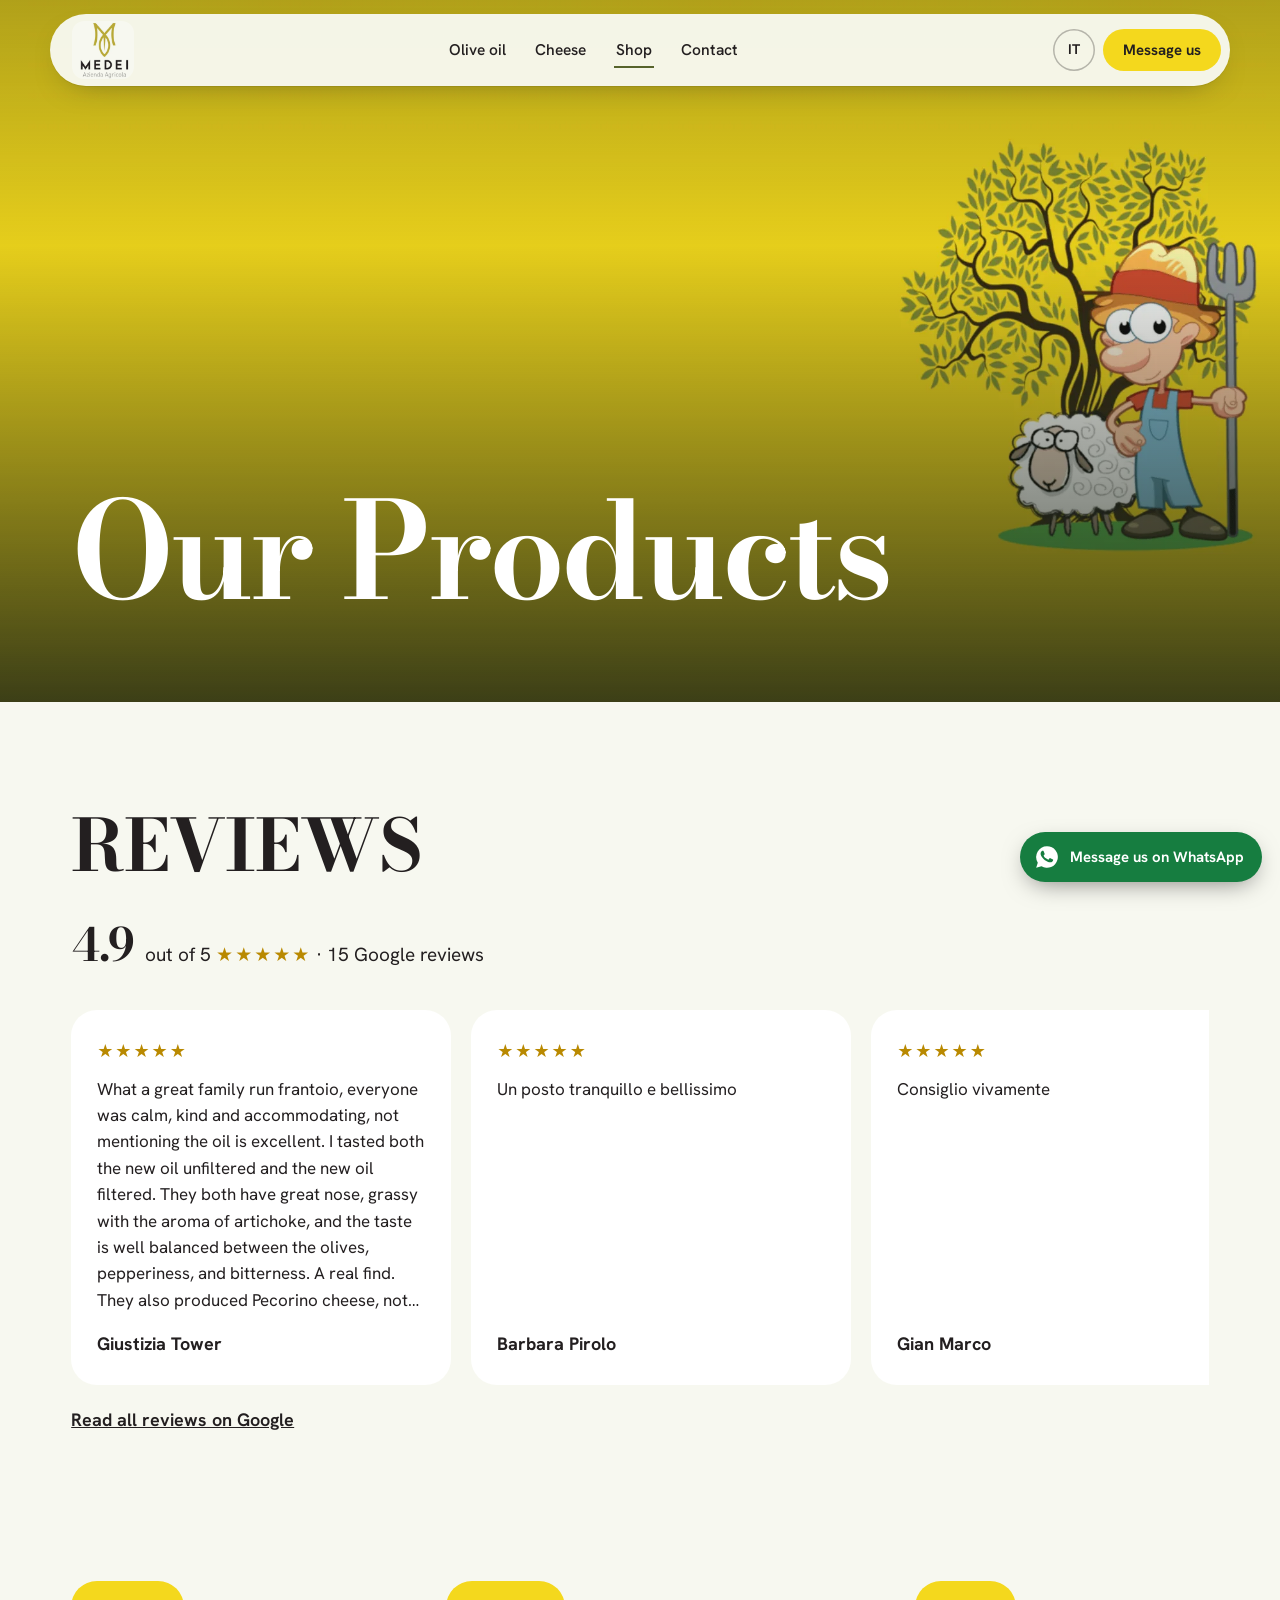
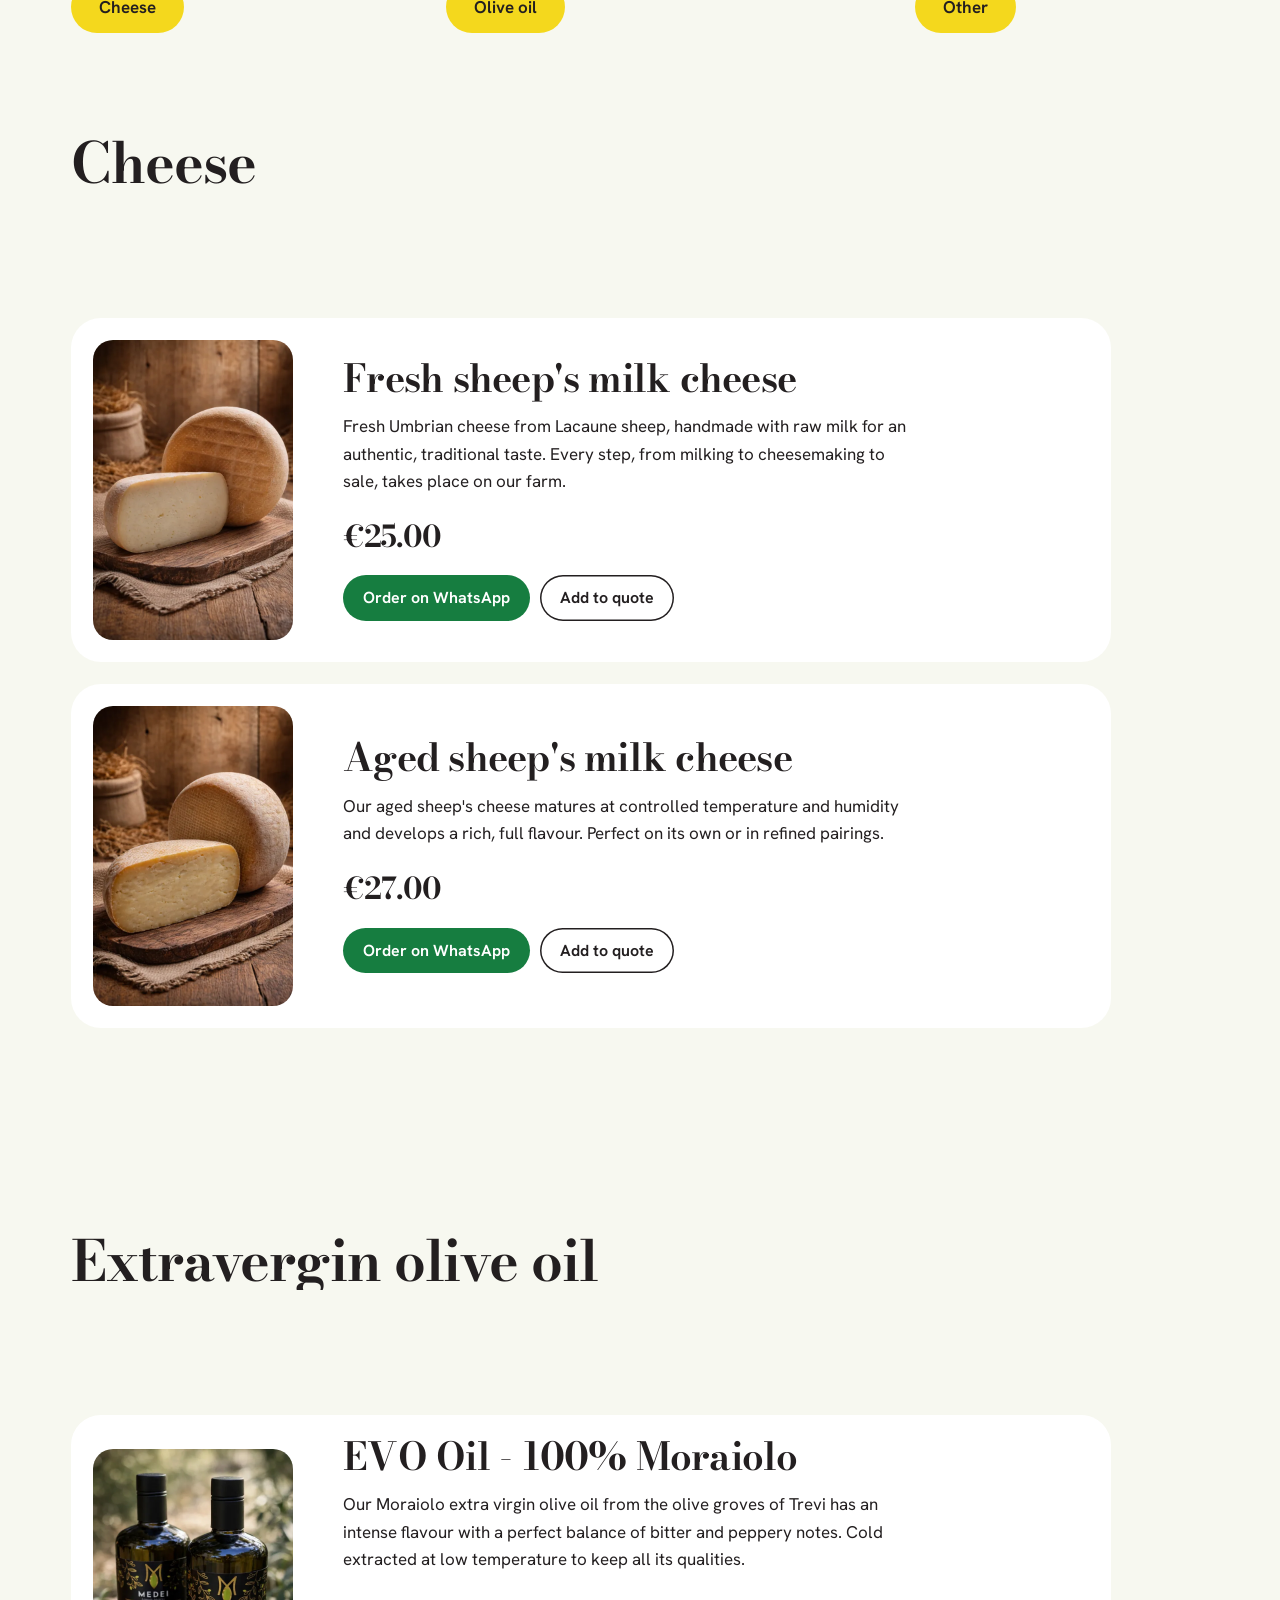
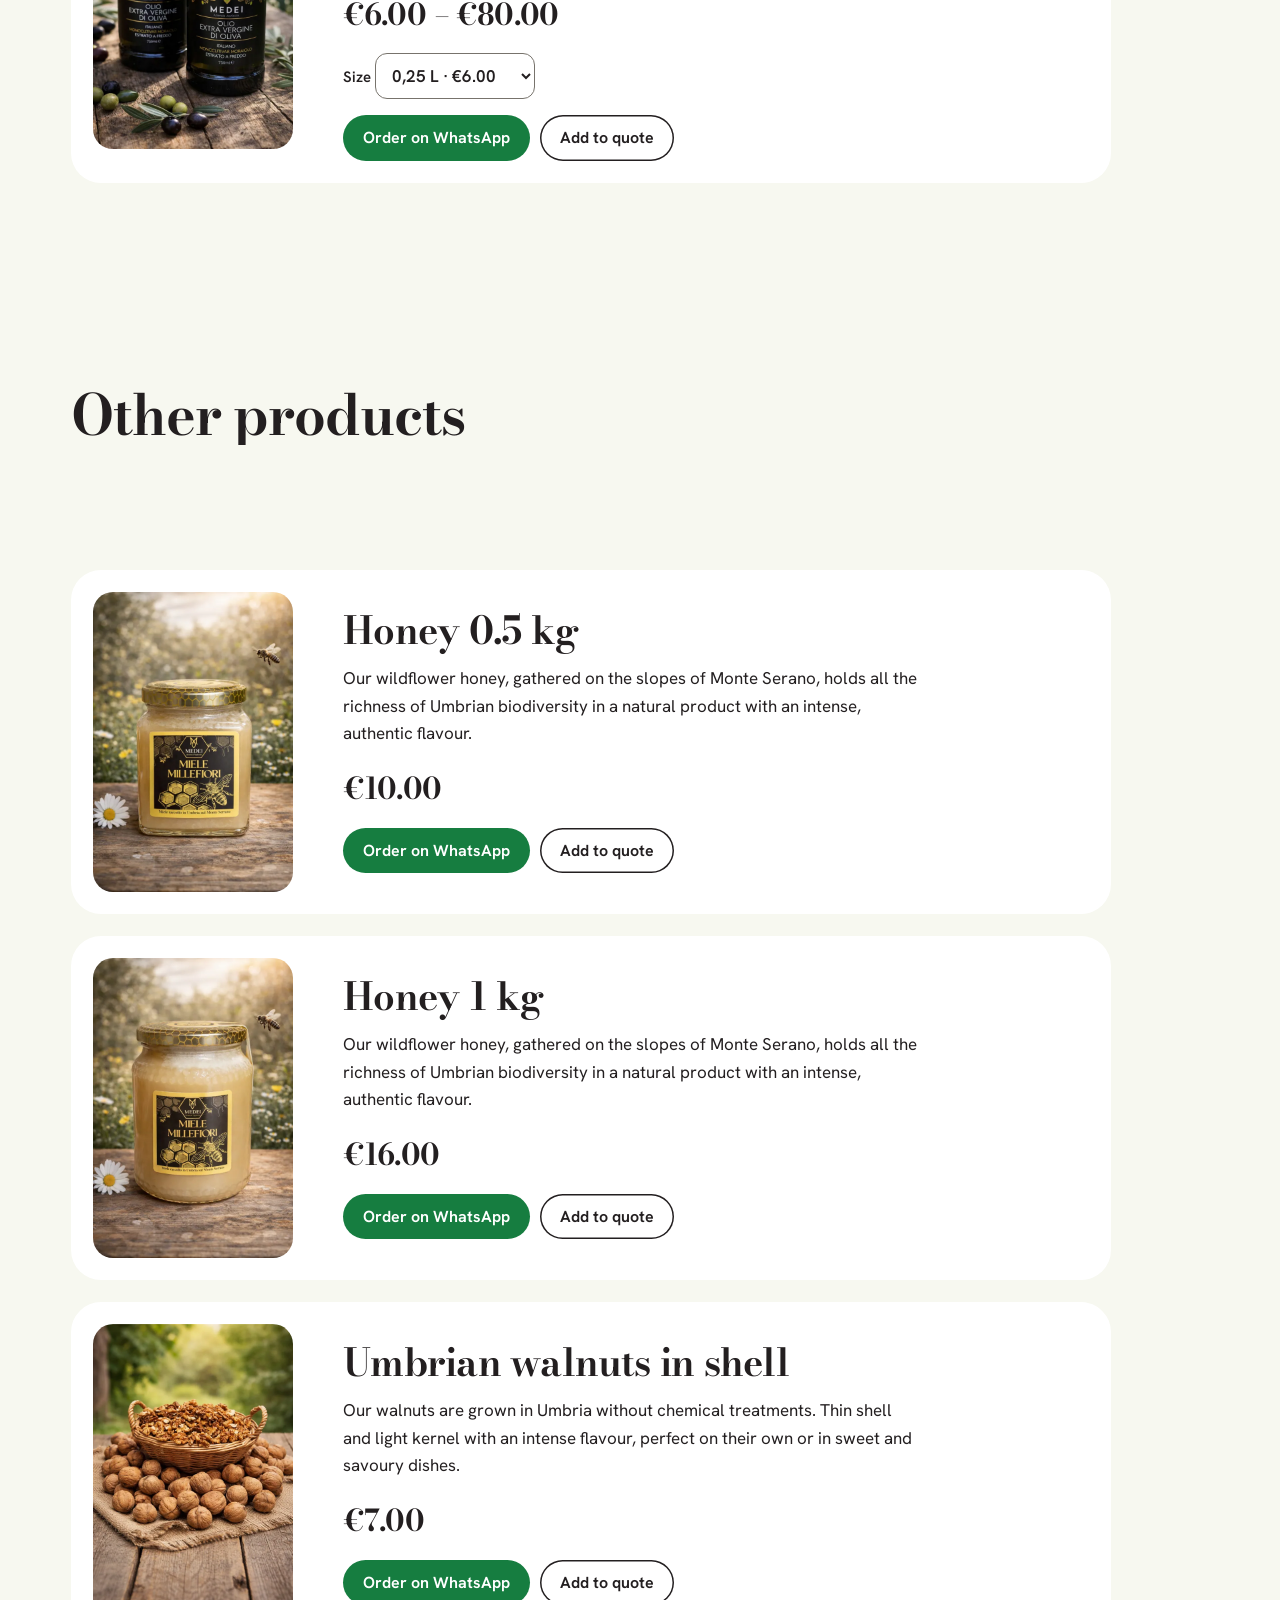
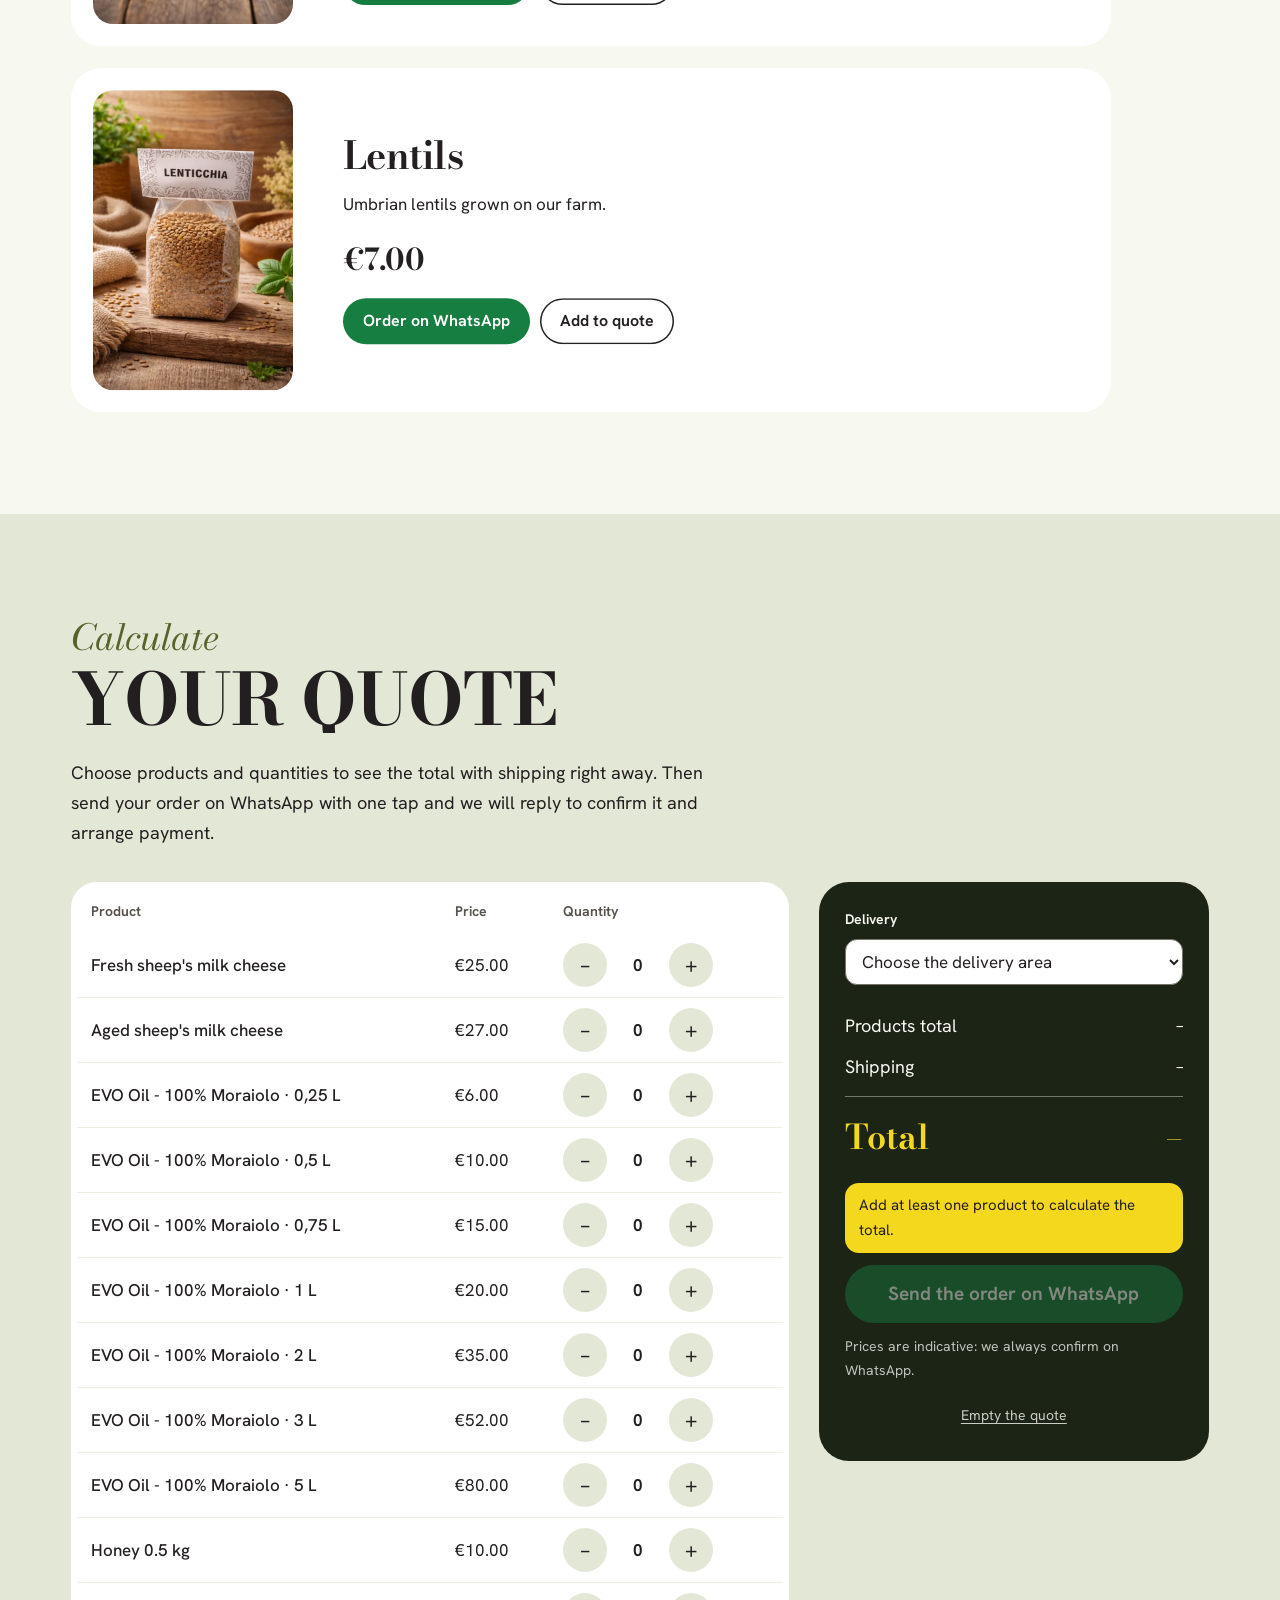
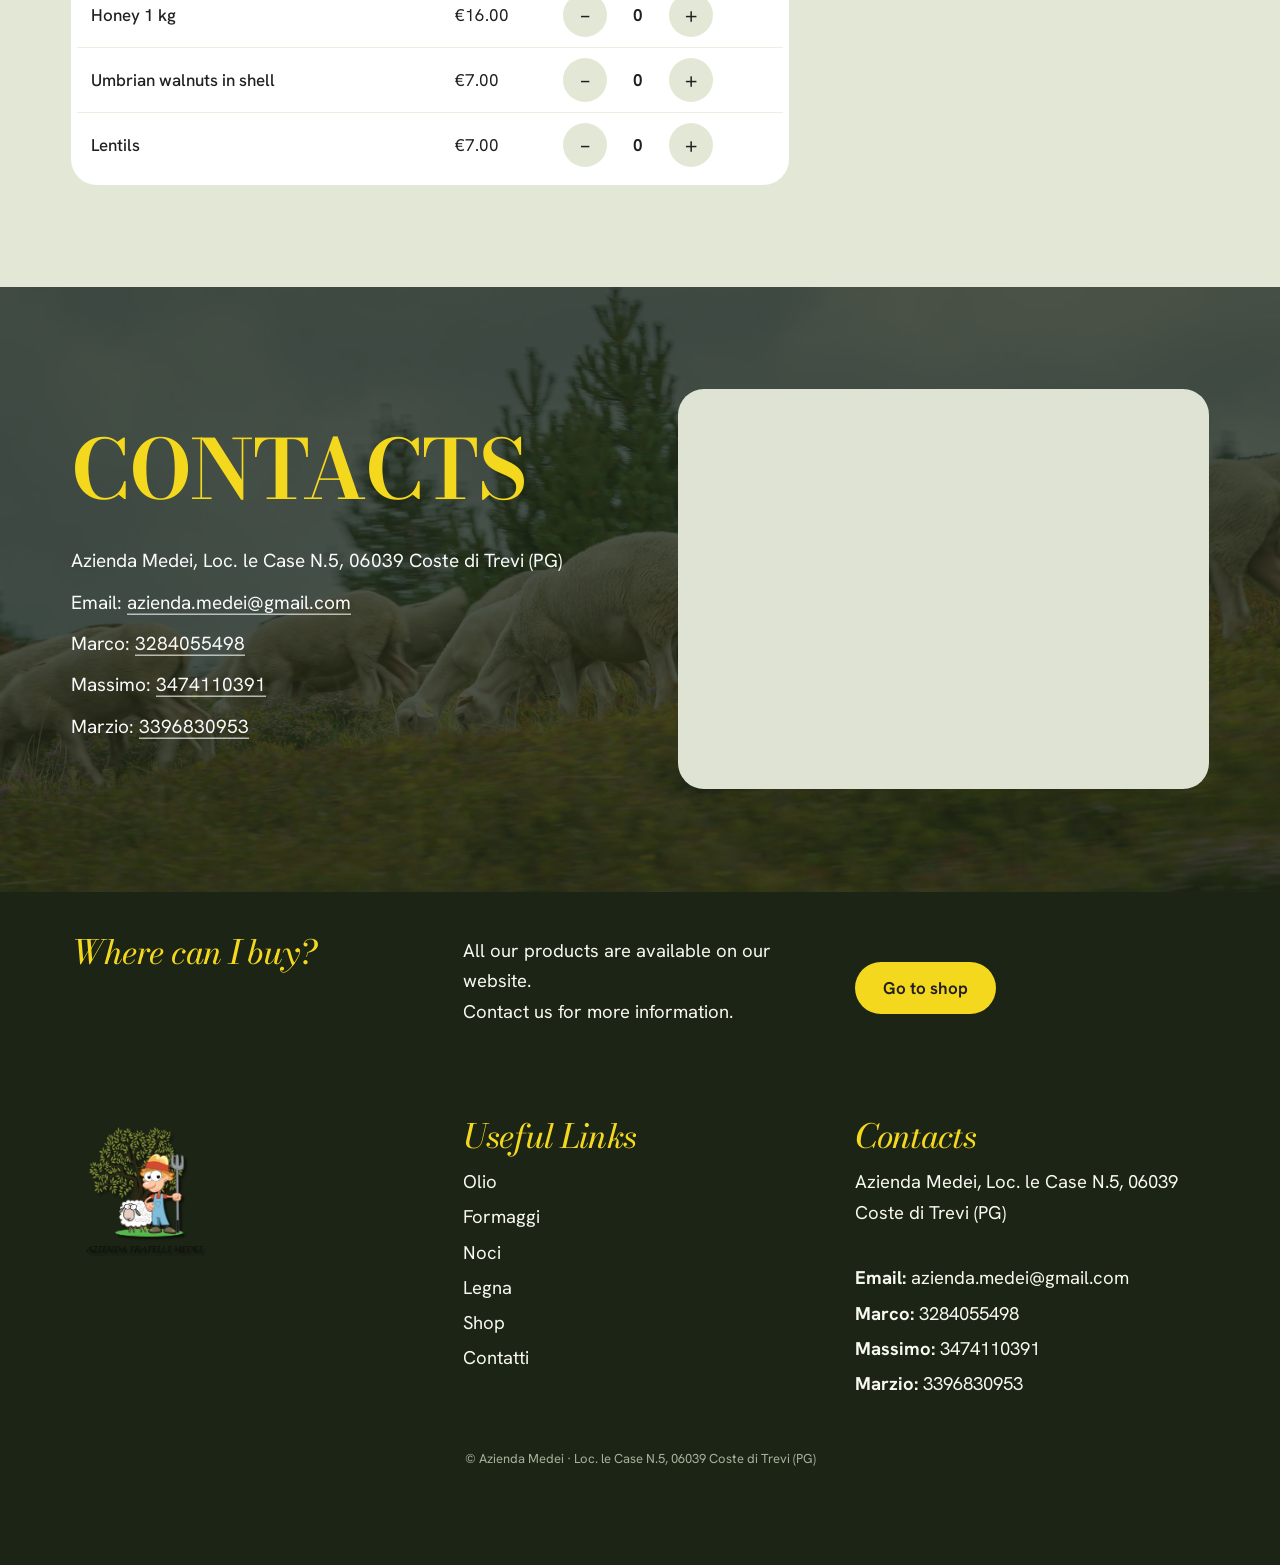
<file: en/shop/index.html>
<!DOCTYPE html>
<html lang="en">
<head>
<meta charset="utf-8">
<meta name="viewport" content="width=device-width, initial-scale=1">
<title>Buy Italian cheeses, olive oil and other products | Azienda Medei</title>
<meta name="description" content="Organic products, 100% Italian. Premium extra virgin olive oil traditionally crafted in our mill and flavorful pecorino cheese.">
<link rel="canonical" href="https://aziendamedei.com/en/shop/">
<link rel="alternate" hreflang="en" href="https://aziendamedei.com/en/shop/"><link rel="alternate" hreflang="it" href="https://aziendamedei.com/shop/"><link rel="alternate" hreflang="x-default" href="https://aziendamedei.com/shop/">
<meta property="og:type" content="website">
<meta property="og:locale" content="en_GB">
<meta property="og:site_name" content="Azienda Medei">
<meta property="og:title" content="Buy Italian cheeses, olive oil and other products | Azienda Medei">
<meta property="og:description" content="Organic products, 100% Italian. Premium extra virgin olive oil traditionally crafted in our mill and flavorful pecorino cheese.">
<meta property="og:url" content="https://aziendamedei.com/en/shop/">
<meta property="og:image" content="https://aziendamedei.com/img/copia-di-copia-di-copia-di-copia-di-copia-di-copia-di-copia.webp">
<meta name="twitter:card" content="summary_large_image">
<meta name="theme-color" content="#1C2416">
<link rel="icon" href="../../img/favicon.png" type="image/png">
<link rel="preload" href="../../font/bodoni-moda-latin-wght-normal.woff2" as="font" type="font/woff2" crossorigin>
<link rel="preload" href="../../font/hanken-grotesk-latin-wght-normal.woff2" as="font" type="font/woff2" crossorigin>
<link rel="stylesheet" href="../../css/stile.css">
<script>document.documentElement.classList.add('js');setTimeout(function(){if(!window.__medeiAnim)document.documentElement.classList.remove('js')},2500)</script>
<script type="application/ld+json">{"@context": "https://schema.org", "@type": "Product", "name": "Fresh sheep's milk cheese", "description": "Fresh Umbrian cheese from Lacaune sheep, handmade with raw milk for an authentic, traditional taste. Every step, from milking to cheesemaking to sale, takes place on our farm.", "image": "https://aziendamedei.com/img/formaggio-fresco.webp", "brand": {"@type": "Brand", "name": "Azienda Medei"}, "offers": {"@type": "Offer", "price": "25.00", "priceCurrency": "EUR", "availability": "https://schema.org/InStock", "url": "https://aziendamedei.com/en/shop/"}}</script><script type="application/ld+json">{"@context": "https://schema.org", "@type": "Product", "name": "Aged sheep's milk cheese", "description": "Our aged sheep's cheese matures at controlled temperature and humidity and develops a rich, full flavour. Perfect on its own or in refined pairings.", "image": "https://aziendamedei.com/img/formaggio-stagionale.webp", "brand": {"@type": "Brand", "name": "Azienda Medei"}, "offers": {"@type": "Offer", "price": "27.00", "priceCurrency": "EUR", "availability": "https://schema.org/InStock", "url": "https://aziendamedei.com/en/shop/"}}</script><script type="application/ld+json">{"@context": "https://schema.org", "@type": "Product", "name": "EVO Oil - 100% Moraiolo", "description": "Our Moraiolo extra virgin olive oil from the olive groves of Trevi has an intense flavour with a perfect balance of bitter and peppery notes. Cold extracted at low temperature to keep all its qualities.", "image": "https://aziendamedei.com/img/2-bottiglie-da.webp", "brand": {"@type": "Brand", "name": "Azienda Medei"}, "offers": {"@type": "AggregateOffer", "lowPrice": "6.00", "highPrice": "80.00", "offerCount": 7, "priceCurrency": "EUR", "availability": "https://schema.org/InStock"}}</script><script type="application/ld+json">{"@context": "https://schema.org", "@type": "Product", "name": "Honey 0.5 kg", "description": "Our wildflower honey, gathered on the slopes of Monte Serano, holds all the richness of Umbrian biodiversity in a natural product with an intense, authentic flavour.", "image": "https://aziendamedei.com/img/miele-piccolo-2.webp", "brand": {"@type": "Brand", "name": "Azienda Medei"}, "offers": {"@type": "Offer", "price": "10.00", "priceCurrency": "EUR", "availability": "https://schema.org/InStock", "url": "https://aziendamedei.com/en/shop/"}}</script><script type="application/ld+json">{"@context": "https://schema.org", "@type": "Product", "name": "Honey 1 kg", "description": "Our wildflower honey, gathered on the slopes of Monte Serano, holds all the richness of Umbrian biodiversity in a natural product with an intense, authentic flavour.", "image": "https://aziendamedei.com/img/miele-grande.webp", "brand": {"@type": "Brand", "name": "Azienda Medei"}, "offers": {"@type": "Offer", "price": "16.00", "priceCurrency": "EUR", "availability": "https://schema.org/InStock", "url": "https://aziendamedei.com/en/shop/"}}</script><script type="application/ld+json">{"@context": "https://schema.org", "@type": "Product", "name": "Umbrian walnuts in shell", "description": "Our walnuts are grown in Umbria without chemical treatments. Thin shell and light kernel with an intense flavour, perfect on their own or in sweet and savoury dishes.", "image": "https://aziendamedei.com/img/noci.webp", "brand": {"@type": "Brand", "name": "Azienda Medei"}, "offers": {"@type": "Offer", "price": "7.00", "priceCurrency": "EUR", "availability": "https://schema.org/InStock", "url": "https://aziendamedei.com/en/shop/"}}</script><script type="application/ld+json">{"@context": "https://schema.org", "@type": "Product", "name": "Lentils", "description": "Umbrian lentils grown on our farm.", "image": "https://aziendamedei.com/img/lenticchia.webp", "brand": {"@type": "Brand", "name": "Azienda Medei"}, "offers": {"@type": "Offer", "price": "7.00", "priceCurrency": "EUR", "availability": "https://schema.org/InStock", "url": "https://aziendamedei.com/en/shop/"}}</script>
</head>
<body class="con-copertina">
<a class="salta" href="#contenuto">Skip to content</a><header class="testata" id="testata"><div class="barra"><a class="logo" href="../../en/azienda-medei/" aria-label="Azienda Medei, home"><img src="../../img/logo-medei.webp" alt="Medei Azienda Agricola" width="400" height="372"></a><nav aria-label="Main menu"><ul class="menu" id="menu"><li><a href="../../en/olive-oil-en/">Olive oil</a></li><li><a href="../../en/cheese-pecorino/">Cheese</a></li><li><a href="../../en/shop/" aria-current="page">Shop</a></li><li><a href="../../en/contact/">Contact</a></li></ul></nav><div class="barra-fine"><a class="lingua" href="../../shop/" lang="it" hreflang="it">IT</a><a class="carrello" id="hd-carrello" href="../../en/shop/#preventivo" hidden>Quote <b></b></a><a class="btn piccolo" href="https://wa.me/393317294483">Message us</a><button class="apri-menu" aria-label="Open menu" aria-expanded="false" aria-controls="menu"><span></span><span></span></button></div></div></header>
<main id="contenuto">
<div class="copertina" style="--h:589px;--hm:260px;background-image:url(../../img/copia-di-copia-di-copia-di-copia-di-copia-di-copia-di-copia.webp)"><div class="wrap"><h1 class="titolo" style="font-size:clamp(62px,10.21vw,147px);color:#FFFFFF;text-align:left">Our Products</h1></div></div>
<section class="sez"><div class="wrap"><h3 class="duo" style="text-align:center"><span></span> REVIEWS</h3><img class="fregio" src="../../img/fregio.webp" alt="" width="250" height="50"><div class="recensioni"><p class="rec-voto"><strong>4.9</strong> out of 5 <span class="stelle" aria-hidden="true">★★★★★</span> · 15 Google reviews</p><div class="scorri" tabindex="0"><figure class="recensione"><div class="stelle" aria-label="5 out of 5">★★★★★</div><blockquote>What a great family run frantoio, everyone was calm, kind and accommodating, not mentioning the oil is excellent.  I tasted both the new oil unfiltered and the new oil filtered.  They both have great nose, grassy with the aroma of artichoke, and  the taste is well balanced between the olives,  pepperiness,   and bitterness.  A real find.
They also produced Pecorino cheese, not overly salty with a hint of sweetness.  You can tell it&#x27;s from the happy sheep.</blockquote><figcaption>Giustizia Tower</figcaption></figure><figure class="recensione"><div class="stelle" aria-label="5 out of 5">★★★★★</div><blockquote>Un posto tranquillo e bellissimo</blockquote><figcaption>Barbara Pirolo</figcaption></figure><figure class="recensione"><div class="stelle" aria-label="5 out of 5">★★★★★</div><blockquote>Consiglio vivamente</blockquote><figcaption>Gian Marco</figcaption></figure><figure class="recensione"><div class="stelle" aria-label="5 out of 5">★★★★★</div><blockquote>Magnifica, cucummeru speciale</blockquote><figcaption>Lorenzo Angeloni</figcaption></figure><figure class="recensione"><div class="stelle" aria-label="5 out of 5">★★★★★</div><blockquote>Bellq</blockquote><figcaption>Tommaso Pesca</figcaption></figure><figure class="recensione"><div class="stelle" aria-label="4 out of 5">★★★★☆</div><blockquote>Una esperienza indimenticabile, formaggio ottimo, vi consiglio a tutti questa esperienza</blockquote><figcaption>Samuele Mondi</figcaption></figure></div><p><a class="rec-link" href="https://www.google.com/maps/place/?q=place_id:ChIJaVRViU2ILhMRIanPIkEX7s4" rel="noopener">Read all reviews on Google</a></p></div></div></section>
<section class="sez"><div class="wrap"><div class="riga n3"><div class="col" style="flex:1 1 28.752%"><p class="azione" style="text-align:center"><a class="btn" href="#formaggi">Cheese</a></p></div><div class="col" style="flex:1 1 36.985%"><p class="azione" style="text-align:center"><a class="btn" href="#olio">Olive oil</a></p></div><div class="col" style="flex:1 1 25%"><p class="azione" style="text-align:center"><a class="btn" href="#altro">Other</a></p></div></div></div></section>
<section class="sez"><div class="wrap"><h2 class="titolo">Cheese</h2></div></section>
<section class="sez"><div class="wrap"><div class="prodotti-lista"><article class="prodotto" data-prodotto="formaggio-fresco" data-nome="Fresh sheep&#x27;s milk cheese"><div class="p-foto"><img src="../../img/formaggio-fresco.webp" alt="Fresh sheep&#x27;s milk cheese" width="600" height="900" loading="lazy" decoding="async"></div><div class="p-testo"><h3>Fresh sheep&#x27;s milk cheese</h3><p class="descr">Fresh Umbrian cheese from Lacaune sheep, handmade with raw milk for an authentic, traditional taste. Every step, from milking to cheesemaking to sale, takes place on our farm.</p><p class="prezzo" data-prezzo="formaggio-fresco">€25.00</p><div class="p-azioni"><a class="btn wa" data-ordina href="https://wa.me/393317294483">Order on WhatsApp</a><button type="button" class="btn chiaro" data-aggiungi>Add to quote</button></div></div></article><article class="prodotto" data-prodotto="formaggio-stagionato" data-nome="Aged sheep&#x27;s milk cheese"><div class="p-foto"><img src="../../img/formaggio-stagionale.webp" alt="Aged sheep&#x27;s milk cheese" width="600" height="900" loading="lazy" decoding="async"></div><div class="p-testo"><h3>Aged sheep&#x27;s milk cheese</h3><p class="descr">Our aged sheep&#x27;s cheese matures at controlled temperature and humidity and develops a rich, full flavour. Perfect on its own or in refined pairings.</p><p class="prezzo" data-prezzo="formaggio-stagionato">€27.00</p><div class="p-azioni"><a class="btn wa" data-ordina href="https://wa.me/393317294483">Order on WhatsApp</a><button type="button" class="btn chiaro" data-aggiungi>Add to quote</button></div></div></article></div></div></section>
<section class="sez"><div class="wrap"><span id="olio-ancora"></span></div></section>
<section class="sez"><div class="wrap"><h2 class="titolo">Extravergin olive oil</h2></div></section>
<section class="sez"><div class="wrap"><div class="prodotti-lista"><article class="prodotto" data-prodotto="olio-025l" data-nome="EVO Oil - 100% Moraiolo"><div class="p-foto"><img src="../../img/2-bottiglie-da.webp" alt="EVO Oil - 100% Moraiolo" width="600" height="900" loading="lazy" decoding="async"></div><div class="p-testo"><h3>EVO Oil - 100% Moraiolo</h3><p class="descr">Our Moraiolo extra virgin olive oil from the olive groves of Trevi has an intense flavour with a perfect balance of bitter and peppery notes. Cold extracted at low temperature to keep all its qualities.</p><p class="prezzo">€6.00 – €80.00</p><label class="formato">Size <select data-formato><option value="olio-025l">0,25 L · €6.00</option><option value="olio-05l">0,5 L · €10.00</option><option value="olio-075l">0,75 L · €15.00</option><option value="olio-1l">1 L · €20.00</option><option value="olio-2l">2 L · €35.00</option><option value="olio-3l">3 L · €52.00</option><option value="olio-5l">5 L · €80.00</option></select></label><div class="p-azioni"><a class="btn wa" data-ordina href="https://wa.me/393317294483">Order on WhatsApp</a><button type="button" class="btn chiaro" data-aggiungi>Add to quote</button></div></div></article></div></div></section>
<section class="sez"><div class="wrap"><span id="altro-ancora"></span></div></section>
<section class="sez"><div class="wrap"><h2 class="titolo">Other products</h2></div></section>
<section class="sez"><div class="wrap"><div class="prodotti-lista"><article class="prodotto" data-prodotto="miele-05" data-nome="Honey 0.5 kg"><div class="p-foto"><img src="../../img/miele-piccolo-2.webp" alt="Honey 0.5 kg" width="600" height="900" loading="lazy" decoding="async"></div><div class="p-testo"><h3>Honey 0.5 kg</h3><p class="descr">Our wildflower honey, gathered on the slopes of Monte Serano, holds all the richness of Umbrian biodiversity in a natural product with an intense, authentic flavour.</p><p class="prezzo" data-prezzo="miele-05">€10.00</p><div class="p-azioni"><a class="btn wa" data-ordina href="https://wa.me/393317294483">Order on WhatsApp</a><button type="button" class="btn chiaro" data-aggiungi>Add to quote</button></div></div></article><article class="prodotto" data-prodotto="miele-1" data-nome="Honey 1 kg"><div class="p-foto"><img src="../../img/miele-grande.webp" alt="Honey 1 kg" width="600" height="900" loading="lazy" decoding="async"></div><div class="p-testo"><h3>Honey 1 kg</h3><p class="descr">Our wildflower honey, gathered on the slopes of Monte Serano, holds all the richness of Umbrian biodiversity in a natural product with an intense, authentic flavour.</p><p class="prezzo" data-prezzo="miele-1">€16.00</p><div class="p-azioni"><a class="btn wa" data-ordina href="https://wa.me/393317294483">Order on WhatsApp</a><button type="button" class="btn chiaro" data-aggiungi>Add to quote</button></div></div></article><article class="prodotto" data-prodotto="noci" data-nome="Umbrian walnuts in shell"><div class="p-foto"><img src="../../img/noci.webp" alt="Umbrian walnuts in shell" width="600" height="900" loading="lazy" decoding="async"></div><div class="p-testo"><h3>Umbrian walnuts in shell</h3><p class="descr">Our walnuts are grown in Umbria without chemical treatments. Thin shell and light kernel with an intense flavour, perfect on their own or in sweet and savoury dishes.</p><p class="prezzo" data-prezzo="noci">€7.00</p><div class="p-azioni"><a class="btn wa" data-ordina href="https://wa.me/393317294483">Order on WhatsApp</a><button type="button" class="btn chiaro" data-aggiungi>Add to quote</button></div></div></article><article class="prodotto" data-prodotto="lenticchie" data-nome="Lentils"><div class="p-foto"><img src="../../img/lenticchia.webp" alt="Lentils" width="600" height="900" loading="lazy" decoding="async"></div><div class="p-testo"><h3>Lentils</h3><p class="descr">Umbrian lentils grown on our farm.</p><p class="prezzo" data-prezzo="lenticchie">€7.00</p><div class="p-azioni"><a class="btn wa" data-ordina href="https://wa.me/393317294483">Order on WhatsApp</a><button type="button" class="btn chiaro" data-aggiungi>Add to quote</button></div></div></article></div></div></section>
<section class="sez preventivo" id="preventivo" data-lang="en"><div class="wrap"><h2 class="duo" style="text-align:center"><span>Calculate</span> your quote</h2><img class="fregio" src="../../img/fregio.webp" alt="" width="250" height="50"><p class="pv-intro">Choose products and quantities to see the total with shipping right away. Then send your order on WhatsApp with one tap and we will reply to confirm it and arrange payment.</p><div class="pv-griglia"><div class="pv-tabella"><table><thead><tr><th scope="col">Product</th><th scope="col">Price</th><th scope="col">Quantity</th></tr></thead><tbody><tr data-voce="formaggio-fresco"><th scope="row">Fresh sheep&#x27;s milk cheese</th><td class="c-prezzo" data-prezzo="formaggio-fresco">€25.00</td><td class="c-q"><div class="passo"><button type="button" data-meno aria-label="Remove one: Fresh sheep&#x27;s milk cheese">−</button><input type="number" inputmode="numeric" min="0" max="999" value="0" aria-label="Quantity: Fresh sheep&#x27;s milk cheese"><button type="button" data-piu aria-label="Add one: Fresh sheep&#x27;s milk cheese">+</button></div></td></tr><tr data-voce="formaggio-stagionato"><th scope="row">Aged sheep&#x27;s milk cheese</th><td class="c-prezzo" data-prezzo="formaggio-stagionato">€27.00</td><td class="c-q"><div class="passo"><button type="button" data-meno aria-label="Remove one: Aged sheep&#x27;s milk cheese">−</button><input type="number" inputmode="numeric" min="0" max="999" value="0" aria-label="Quantity: Aged sheep&#x27;s milk cheese"><button type="button" data-piu aria-label="Add one: Aged sheep&#x27;s milk cheese">+</button></div></td></tr><tr data-voce="olio-025l"><th scope="row">EVO Oil - 100% Moraiolo · 0,25 L</th><td class="c-prezzo" data-prezzo="olio-025l">€6.00</td><td class="c-q"><div class="passo"><button type="button" data-meno aria-label="Remove one: EVO Oil - 100% Moraiolo · 0,25 L">−</button><input type="number" inputmode="numeric" min="0" max="999" value="0" aria-label="Quantity: EVO Oil - 100% Moraiolo · 0,25 L"><button type="button" data-piu aria-label="Add one: EVO Oil - 100% Moraiolo · 0,25 L">+</button></div></td></tr><tr data-voce="olio-05l"><th scope="row">EVO Oil - 100% Moraiolo · 0,5 L</th><td class="c-prezzo" data-prezzo="olio-05l">€10.00</td><td class="c-q"><div class="passo"><button type="button" data-meno aria-label="Remove one: EVO Oil - 100% Moraiolo · 0,5 L">−</button><input type="number" inputmode="numeric" min="0" max="999" value="0" aria-label="Quantity: EVO Oil - 100% Moraiolo · 0,5 L"><button type="button" data-piu aria-label="Add one: EVO Oil - 100% Moraiolo · 0,5 L">+</button></div></td></tr><tr data-voce="olio-075l"><th scope="row">EVO Oil - 100% Moraiolo · 0,75 L</th><td class="c-prezzo" data-prezzo="olio-075l">€15.00</td><td class="c-q"><div class="passo"><button type="button" data-meno aria-label="Remove one: EVO Oil - 100% Moraiolo · 0,75 L">−</button><input type="number" inputmode="numeric" min="0" max="999" value="0" aria-label="Quantity: EVO Oil - 100% Moraiolo · 0,75 L"><button type="button" data-piu aria-label="Add one: EVO Oil - 100% Moraiolo · 0,75 L">+</button></div></td></tr><tr data-voce="olio-1l"><th scope="row">EVO Oil - 100% Moraiolo · 1 L</th><td class="c-prezzo" data-prezzo="olio-1l">€20.00</td><td class="c-q"><div class="passo"><button type="button" data-meno aria-label="Remove one: EVO Oil - 100% Moraiolo · 1 L">−</button><input type="number" inputmode="numeric" min="0" max="999" value="0" aria-label="Quantity: EVO Oil - 100% Moraiolo · 1 L"><button type="button" data-piu aria-label="Add one: EVO Oil - 100% Moraiolo · 1 L">+</button></div></td></tr><tr data-voce="olio-2l"><th scope="row">EVO Oil - 100% Moraiolo · 2 L</th><td class="c-prezzo" data-prezzo="olio-2l">€35.00</td><td class="c-q"><div class="passo"><button type="button" data-meno aria-label="Remove one: EVO Oil - 100% Moraiolo · 2 L">−</button><input type="number" inputmode="numeric" min="0" max="999" value="0" aria-label="Quantity: EVO Oil - 100% Moraiolo · 2 L"><button type="button" data-piu aria-label="Add one: EVO Oil - 100% Moraiolo · 2 L">+</button></div></td></tr><tr data-voce="olio-3l"><th scope="row">EVO Oil - 100% Moraiolo · 3 L</th><td class="c-prezzo" data-prezzo="olio-3l">€52.00</td><td class="c-q"><div class="passo"><button type="button" data-meno aria-label="Remove one: EVO Oil - 100% Moraiolo · 3 L">−</button><input type="number" inputmode="numeric" min="0" max="999" value="0" aria-label="Quantity: EVO Oil - 100% Moraiolo · 3 L"><button type="button" data-piu aria-label="Add one: EVO Oil - 100% Moraiolo · 3 L">+</button></div></td></tr><tr data-voce="olio-5l"><th scope="row">EVO Oil - 100% Moraiolo · 5 L</th><td class="c-prezzo" data-prezzo="olio-5l">€80.00</td><td class="c-q"><div class="passo"><button type="button" data-meno aria-label="Remove one: EVO Oil - 100% Moraiolo · 5 L">−</button><input type="number" inputmode="numeric" min="0" max="999" value="0" aria-label="Quantity: EVO Oil - 100% Moraiolo · 5 L"><button type="button" data-piu aria-label="Add one: EVO Oil - 100% Moraiolo · 5 L">+</button></div></td></tr><tr data-voce="miele-05"><th scope="row">Honey 0.5 kg</th><td class="c-prezzo" data-prezzo="miele-05">€10.00</td><td class="c-q"><div class="passo"><button type="button" data-meno aria-label="Remove one: Honey 0.5 kg">−</button><input type="number" inputmode="numeric" min="0" max="999" value="0" aria-label="Quantity: Honey 0.5 kg"><button type="button" data-piu aria-label="Add one: Honey 0.5 kg">+</button></div></td></tr><tr data-voce="miele-1"><th scope="row">Honey 1 kg</th><td class="c-prezzo" data-prezzo="miele-1">€16.00</td><td class="c-q"><div class="passo"><button type="button" data-meno aria-label="Remove one: Honey 1 kg">−</button><input type="number" inputmode="numeric" min="0" max="999" value="0" aria-label="Quantity: Honey 1 kg"><button type="button" data-piu aria-label="Add one: Honey 1 kg">+</button></div></td></tr><tr data-voce="noci"><th scope="row">Umbrian walnuts in shell</th><td class="c-prezzo" data-prezzo="noci">€7.00</td><td class="c-q"><div class="passo"><button type="button" data-meno aria-label="Remove one: Umbrian walnuts in shell">−</button><input type="number" inputmode="numeric" min="0" max="999" value="0" aria-label="Quantity: Umbrian walnuts in shell"><button type="button" data-piu aria-label="Add one: Umbrian walnuts in shell">+</button></div></td></tr><tr data-voce="lenticchie"><th scope="row">Lentils</th><td class="c-prezzo" data-prezzo="lenticchie">€7.00</td><td class="c-q"><div class="passo"><button type="button" data-meno aria-label="Remove one: Lentils">−</button><input type="number" inputmode="numeric" min="0" max="999" value="0" aria-label="Quantity: Lentils"><button type="button" data-piu aria-label="Add one: Lentils">+</button></div></td></tr></tbody></table></div><aside class="pv-riepilogo" aria-live="polite"><label for="pv-zona">Delivery</label><select id="pv-zona"><option value="">Choose the delivery area</option><option value="ritiro">Pick-up at the farm (Coste di Trevi)</option><option value="umbria">Umbria</option><option value="italia">Italy (incl. Sicily, excl. Sardinia)</option><option value="sardegna">Sardinia</option><option value="eu1">Austria, Germany</option><option value="eu2">Belgium, France, Netherlands, Poland, Slovakia</option><option value="eu3">Portugal, Denmark, Spain, Hungary</option><option value="eu4">Greece, Sweden, Estonia, Lithuania, Latvia, Croatia</option></select><dl><div><dt>Products total</dt><dd id="pv-sub">–</dd></div><div><dt>Shipping</dt><dd id="pv-sped">–</dd></div><div class="pv-tot"><dt>Total</dt><dd id="pv-tot">–</dd></div></dl><p class="pv-avviso" id="pv-avviso">Add at least one product to calculate the total.</p><a class="btn wa grande" id="pv-invia" href="https://wa.me/393317294483" aria-disabled="true">Send the order on WhatsApp</a><p class="pv-nota">Prices are indicative: we always confirm on WhatsApp.</p></aside></div></div></section>
<section class="sez su-foto" style="background-image:url(../../img/adobestock-245977412.webp)"><div class="wrap"><div class="riga n2"><div class="col" style="flex:1 1 50%"><h3 class="titolo" style="font-size:clamp(35px,3.47vw,50px);color:#F4D81D;text-align:left">CONTACTS</h3><img class="fregio" src="../../img/fregio-chiaro.webp" alt="" width="250" height="50" style="margin-left:0"><ul class="elenco"><li>Azienda Medei, Loc. le Case N.5, 06039 Coste di Trevi (PG)</li><li>Email: <a href="mailto:azienda.medei@gmail.com">azienda.medei@gmail.com</a></li><li>Marco: <a href="tel:+393284055498">3284055498</a></li><li>Massimo: <a href="tel:+393474110391">3474110391</a></li><li>Marzio: <a href="tel:+393396830953">3396830953</a></li></ul></div><div class="col" style="flex:1 1 50%"><iframe class="mappa" title="Map: where to find Azienda Medei" loading="lazy" referrerpolicy="no-referrer-when-downgrade" src="https://maps.google.com/maps?q=Localit%C3%A0+Coste+S.+Paolo%2C+16A%2C+06039+Coste+PG&amp;z=13&amp;output=embed"></iframe></div></div></div></section>
<section class="sez scuro" style="background-color:#231F20"><div class="wrap"><div class="riga n3"><div class="col"><h3 class="titolo" style="font-size:clamp(30px,3.47vw,50px);color:#F4D81D;text-align:left">Where can I buy?</h3></div><div class="col"><div class="testo" style="text-align:left"><p>All our products are available on our website.<br>Contact us for more information.</p></div></div><div class="col"><p class="azione" style="text-align:center"><a class="btn" href="../../en/shop/">Go to shop</a></p></div></div></div></section>
<section class="sez scuro" style="background-color:#231F20"><div class="wrap"><div class="riga n3"><div class="col"><img src="../../img/11bf4ddb-1d9d-4014-947c-0e4c5b2a269a.webp" alt="logo azienda medei" width="1400" height="1397" class="foto" loading="lazy" decoding="async"></div><div class="col"><h3 class="titolo" style="font-size:clamp(30px,1.74vw,25px);color:#F4D81D;text-align:left">Useful Links</h3><div class="testo" style="text-align:center"><p><a href="../../olio-trevi-umbria/">Olio</a></p></div><div class="testo" style="text-align:center"><p><a href="../../pecorino-italiano/">Formaggi</a></p></div><div class="testo" style="text-align:center"><p><a href="../../noci-italiane/">Noci</a></p></div><div class="testo" style="text-align:center"><p><a href="../../vendita-di-legna-da-ardere-a-trevi-foligno/">Legna</a></p></div><div class="testo" style="text-align:center"><p><a href="../../en/shop/">Shop</a></p></div><div class="testo" style="text-align:center"><p><a href="../../contatti/">Contatti</a></p></div></div><div class="col"><h3 class="titolo" style="font-size:clamp(30px,1.74vw,25px);color:#F4D81D;text-align:left">Contacts</h3><div class="testo" style="text-align:center"><p>Azienda Medei, Loc. le Case N.5, 06039 Coste di Trevi (PG)</p><p><strong><br>Email:</strong> azienda.medei@gmail.com</p><p><strong>Marco:</strong> 3284055498</p><p><strong>Massimo:</strong> 3474110391</p><p><strong>Marzio:</strong> 3396830953</p></div></div></div></div></section>
</main>
<p id="annuncio" class="solo-lettori" aria-live="polite"></p>
<p class="copy">© Azienda Medei · Loc. le Case N.5, 06039 Coste di Trevi (PG)</p>
<a class="wa-fisso" href="https://wa.me/393317294483?text=Hello%20Luca%2C%20I%20would%20like%20some%20information%20about%20Azienda%20Medei." aria-label="Message us on WhatsApp"><svg viewBox="0 0 24 24" aria-hidden="true"><path d="M12 2a10 10 0 0 0-8.500 15.200L2 22l4.900-1.400A10 10 0 1 0 12 2Zm5.300 13.600c-.200.600-1.300 1.200-1.800 1.200-.500.100-1 .300-3.400-.700-2.900-1.200-4.700-4.100-4.900-4.300-.100-.200-1.100-1.500-1.100-2.900s.700-2 1-2.300c.200-.300.500-.300.700-.300h.500c.200 0 .400 0 .600.500l.900 2.100c.100.200.100.300 0 .500l-.300.500-.400.500c-.100.100-.300.300-.100.600.200.300.700 1.200 1.600 2 1.100.900 2 1.200 2.300 1.400.300.100.400.100.600-.100l.900-1.100c.200-.300.400-.200.700-.100l2 1c.300.100.500.200.500.300.100.100.100.700-.200 1.300Z"/></svg><span>Message us on WhatsApp</span></a>
<nav class="barra-bassa" aria-label="Quick actions"><a href="../../en/shop/">Products</a><a href="../../en/shop/#preventivo" id="bb-prev">Quote<b id="bb-tot"></b></a><a class="bb-wa" href="https://wa.me/393317294483"><svg viewBox="0 0 24 24" aria-hidden="true"><path d="M12 2a10 10 0 0 0-8.500 15.200L2 22l4.900-1.400A10 10 0 1 0 12 2Zm5.300 13.600c-.200.600-1.300 1.200-1.800 1.200-.500.100-1 .300-3.400-.700-2.900-1.200-4.700-4.100-4.900-4.300-.100-.200-1.100-1.500-1.100-2.900s.700-2 1-2.300c.200-.300.500-.300.700-.300h.500c.200 0 .400 0 .600.500l.900 2.100c.100.200.100.300 0 .500l-.300.500-.400.500c-.100.100-.300.300-.100.600.200.300.700 1.200 1.600 2 1.100.900 2 1.200 2.300 1.400.300.100.400.100.600-.100l.900-1.100c.200-.300.400-.200.700-.100l2 1c.300.100.500.200.500.300.100.100.100.700-.200 1.300Z"/></svg>WhatsApp</a></nav>
<script src="../../dati/prezzario.js"></script>
<script src="../../js/vendor/gsap.min.js" defer></script>
<script src="../../js/vendor/ScrollTrigger.min.js" defer></script>
<script src="../../js/vendor/SplitText.min.js" defer></script>
<script src="../../js/vendor/lenis.min.js" defer></script>
<script src="../../js/sito.js" defer></script>
<script src="../../js/movimento.js" defer></script>
</body>
</html>
</file>
<file: css/stile.css>
@font-face{font-family:'Bodoni Moda';font-style:normal;font-weight:400 900;font-display:swap;src:url(../font/bodoni-moda-latin-wght-normal.woff2) format('woff2')}
@font-face{font-family:'Bodoni Moda';font-style:italic;font-weight:400 900;font-display:swap;src:url(../font/bodoni-moda-latin-wght-italic.woff2) format('woff2')}
@font-face{font-family:'Hanken Grotesk';font-style:normal;font-weight:100 900;font-display:swap;src:url(../font/hanken-grotesk-latin-wght-normal.woff2) format('woff2')}
:root{
  --notte:#1C2416;--foglia:#56632B;--argento:#E3E8D6;--carta:#F7F8F0;--oro:#F4D81D;--inchiostro:#231F20;
  --display:'Bodoni Moda','Bodoni 72',Didot,'Times New Roman',serif;--testo:'Hanken Grotesk',system-ui,-apple-system,'Segoe UI',Arial,sans-serif;
  --max:1240px;--lato:clamp(20px,4vw,56px);--arco:999px 999px 0 0;
}
*{box-sizing:border-box}
html{-webkit-text-size-adjust:100%}
html.lenis,html.lenis body{height:auto}
.lenis.lenis-smooth{scroll-behavior:auto!important}
.lenis.lenis-stopped{overflow:hidden}
body{margin:0;font-family:var(--testo);font-size:18px;line-height:1.65;color:var(--inchiostro);background:var(--carta);overflow-x:hidden}
img,video,iframe{max-width:100%;display:block}
img{height:auto}
a{color:inherit}
h1,h2,h3,h4{font-family:var(--display);font-weight:650;line-height:1.02;letter-spacing:-.02em;margin:0 0 .4em;text-wrap:balance}
p{margin:0 0 1em}
:focus-visible{outline:3px solid #1a5fd0;outline-offset:3px}
[id]{scroll-margin-top:110px}
.wrap{max-width:var(--max);margin:0 auto;padding:0 var(--lato)}
.wrap.larga{max-width:none;padding:0}
.salta{position:absolute;left:-9999px;top:0;background:#fff;padding:10px 16px;z-index:60}
.salta:focus{left:10px;top:10px}
.fregio{display:none}
main{overflow-x:clip}

/* ---------- barra di navigazione ---------- */
.testata{position:fixed;top:14px;left:0;right:0;z-index:40;padding:0 14px}
.barra{transition:transform .45s cubic-bezier(.2,.7,.2,1)}
.testata.nascosta .barra{transform:translateY(-160%)}
.barra{max-width:1180px;margin:0 auto;display:flex;align-items:center;gap:18px;background:rgba(247,248,240,.96);border-radius:999px;padding:7px 9px 7px 22px;box-shadow:0 1px 0 rgba(28,36,22,.08),0 12px 30px -18px rgba(28,36,22,.5)}
.logo img{width:62px;mix-blend-mode:multiply;border-radius:12px}
.barra nav{flex:1}
.menu{display:flex;justify-content:center;gap:clamp(12px,2vw,30px);list-style:none;margin:0;padding:0;font-size:15.500px;font-weight:550}
.menu a{text-decoration:none;padding:8px 2px;position:relative;display:block}
.menu a::after{content:"";position:absolute;left:0;right:0;bottom:3px;height:2px;background:var(--foglia);transform:scaleX(0);transform-origin:left;transition:transform .3s}
.menu a:hover::after,.menu a[aria-current]::after{transform:scaleX(1)}
.barra-fine{display:flex;align-items:center;gap:8px}
.lingua{font-size:14px;font-weight:650;text-decoration:none;width:42px;height:42px;display:grid;place-items:center;border-radius:50%;box-shadow:inset 0 0 0 1.500px rgba(35,31,32,.3)}
.lingua:hover{background:var(--inchiostro);color:var(--carta)}
.carrello{display:inline-flex;align-items:center;gap:6px;background:var(--oro);color:var(--inchiostro);font-weight:650;font-size:15px;text-decoration:none;padding:12px 18px;border-radius:999px;white-space:nowrap}
.carrello[hidden]{display:none}
.carrello b{font-weight:750}
.btn.aggiunto{background:#167d40!important;color:#fff!important;box-shadow:none}
.pv-svuota{display:block;margin:14px auto 0;background:none;border:0;color:inherit;font:inherit;font-size:14px;text-decoration:underline;text-underline-offset:3px;cursor:pointer;opacity:.8;padding:8px}
.solo-lettori{position:absolute;width:1px;height:1px;overflow:hidden;clip-path:inset(50%);margin:0}
.apri-menu{display:none;width:44px;height:44px;border-radius:50%;border:0;background:var(--inchiostro);cursor:pointer;padding:0}
.apri-menu span{display:block;width:18px;height:2px;background:var(--carta);margin:5px auto;transition:transform .3s}
.apri-menu[aria-expanded=true] span:first-child{transform:translateY(3.500px) rotate(45deg)}
.apri-menu[aria-expanded=true] span:last-child{transform:translateY(-3.500px) rotate(-45deg)}
.senza-copertina main{padding-top:110px}

/* ---------- pulsanti ---------- */
.btn{display:inline-block;background:var(--oro);color:var(--inchiostro);font:inherit;font-weight:650;font-size:17px;line-height:1.2;text-decoration:none;text-align:center;padding:16px 28px;border:0;border-radius:999px;cursor:pointer;transition:background .25s,color .25s,transform .25s}
.btn:hover{background:var(--inchiostro);color:var(--oro)}
.btn:active{transform:scale(.97)}
.btn.piccolo{padding:12px 20px;font-size:15px}
.btn.scuro{background:var(--inchiostro);color:var(--carta)}
.btn.scuro:hover{background:var(--foglia)}
.btn.chiaro{background:transparent;box-shadow:inset 0 0 0 1.500px var(--inchiostro)}
.btn.chiaro:hover{background:var(--inchiostro);color:var(--carta)}
.btn.vetro{background:rgba(255,255,255,.14);color:#fff;box-shadow:inset 0 0 0 1.500px rgba(255,255,255,.7);backdrop-filter:blur(6px)}
.btn.vetro:hover{background:#fff;color:var(--inchiostro)}
.btn.wa{background:#167d40;color:#fff}
.btn.wa:hover{background:#0f5c2e;color:#fff}
.btn.grande{display:block;font-size:19px;padding:18px 20px}
.btn[aria-disabled=true]{opacity:.45;pointer-events:none}
.azione{margin:26px 0 0}
.scuro .btn:hover,.su-foto .btn:hover,.corsia .btn:hover{background:var(--carta);color:var(--inchiostro)}

/* ---------- copertina della home ---------- */
.eroe{position:relative;min-height:100svh;display:flex;align-items:flex-end;color:#fff;background:var(--notte);overflow:hidden}
.eroe-foto{position:absolute;inset:0}
.eroe-foto img{width:100%;height:100%;object-fit:cover}
.eroe-foto::after{content:"";position:absolute;inset:0;background:linear-gradient(180deg,rgba(28,36,22,.25) 0%,rgba(28,36,22,0) 30%,rgba(28,36,22,.82) 100%)}
.eroe-testo{position:relative;width:100%;max-width:1500px;margin:0 auto;padding:150px var(--lato) clamp(40px,7vh,84px)}
.eroe-titolo{font-size:clamp(64px,min(13vw,20vh),210px);line-height:.84;letter-spacing:-.035em;margin:0 0 .26em;text-transform:uppercase;text-wrap:nowrap}
.eroe-titolo span{display:block}
.eroe-titolo .riga-a{font-style:italic;font-weight:400;color:var(--oro)}
.eroe-titolo .riga-b{font-weight:750;padding-left:.52em}
.eroe-logo{width:clamp(96px,min(12vw,17vh),190px);height:auto;margin:0 0 clamp(14px,2.500vh,30px);filter:drop-shadow(0 6px 24px rgba(0,0,0,.45))}
.js .eroe-logo{visibility:hidden}
.eroe-sotto{font-family:var(--display);font-size:clamp(20px,2.200vw,32px);line-height:1.25;max-width:26em;margin:0 0 28px}
.eroe-azioni{display:flex;gap:12px;flex-wrap:wrap;margin:0}
/*scorri*/.eroe-scorri{display:none;position:absolute;right:var(--lato);bottom:clamp(40px,7vh,84px);writing-mode:vertical-rl;font-size:14px;font-weight:600;letter-spacing:.08em;padding-bottom:74px}
.eroe-scorri::after{content:"";position:absolute;left:50%;bottom:0;width:1.500px;height:60px;background:#fff;transform-origin:top;animation:filo 2.200s cubic-bezier(.6,0,.2,1) infinite}
@keyframes filo{0%{transform:scaleY(0)}50%{transform:scaleY(1);transform-origin:top}51%{transform-origin:bottom}100%{transform:scaleY(0);transform-origin:bottom}}
.js .eroe-titolo,.js .eroe-sotto,.js .eroe-azioni,.js .copertina .wrap{visibility:hidden}

/* ---------- nastro ---------- */
.nastro{background:var(--oro);overflow:hidden;padding:18px 0;white-space:nowrap}
.nastro-binario{display:flex;width:max-content;will-change:transform}
.nastro-gruppo{display:flex;align-items:center;gap:34px;padding-right:34px;font-family:var(--display);font-style:italic;font-weight:500;font-size:clamp(26px,3.400vw,48px);line-height:1}
.nastro-gruppo i{font-style:normal;font-size:.5em;color:var(--foglia)}
html:not(.js) .nastro-binario{animation:scorre 40s linear infinite}
@keyframes scorre{to{transform:translateX(-50%)}}

/* ---------- presentazione ---------- */
.presenta{background:var(--argento);padding:clamp(80px,12vw,170px) 0 clamp(70px,9vw,130px)}
.presenta-titolo{font-style:italic;font-weight:400;font-size:clamp(22px,2.200vw,30px);color:var(--foglia);letter-spacing:0;margin-bottom:28px}
.presenta-testo{font-family:var(--display);font-weight:500;font-size:clamp(22px,2.500vw,38px);line-height:1.28;letter-spacing:-.01em;max-width:24em;margin:0}
.numeri{display:grid;grid-template-columns:repeat(3,1fr);gap:24px;margin-top:clamp(50px,7vw,100px);border-top:1.500px solid rgba(35,31,32,.25);padding-top:30px}
.numero-voce .numero,.contatore .numero{display:block;font-family:var(--display);font-weight:650;font-size:clamp(46px,7.500vw,116px);line-height:1;letter-spacing:-.03em;font-variant-numeric:tabular-nums}
.numero-voce .etichetta,.contatore .etichetta{display:block;font-size:17px;margin-top:8px;max-width:16em}

/* ---------- corsia dei prodotti (scorre in orizzontale) ---------- */
.corsia{background:var(--notte);color:var(--carta);padding:clamp(70px,9vw,120px) 0 clamp(60px,8vw,110px);overflow:hidden}
.corsia-testa{display:flex;align-items:flex-end;justify-content:space-between;gap:30px;margin-bottom:clamp(36px,5vw,70px)}
.corsia-testa p{margin:0;max-width:18em;opacity:.8}
.corsia-binario{display:flex;gap:clamp(24px,5vw,90px);padding:0 var(--lato);width:max-content;will-change:transform}
.pannello{flex:none;width:min(84vw,900px);display:grid;grid-template-columns:minmax(0,5fr) minmax(0,6fr);gap:clamp(20px,4vw,60px);align-items:end}
.arco{display:block;border-radius:var(--arco);overflow:hidden;aspect-ratio:3/4;background:#2a3422}
.arco img{width:100%;height:100%;object-fit:cover;transition:transform 1.200s cubic-bezier(.2,.7,.2,1)}
.pannello:hover .arco img{transform:scale(1.06)}
.pannello h3{font-size:clamp(56px,8vw,132px);font-style:italic;font-weight:450;color:var(--oro);margin-bottom:.18em}
.pannello p{font-size:19px;max-width:22em;opacity:.88}
.freccia{display:inline-block;font-weight:650;text-decoration:none;padding-bottom:6px;background:linear-gradient(currentColor,currentColor) 0 100%/100% 1.500px no-repeat;transition:background-size .35s}
.freccia:hover{background-size:0 1.500px;background-position:100% 100%}
.pannello-fine{width:auto;display:flex;align-items:center;justify-content:center;padding:0 clamp(20px,6vw,120px) 0 0;align-self:center}
.btn.grande-tondo{width:clamp(170px,17vw,250px);aspect-ratio:1;border-radius:50%;display:grid;place-items:center;font-family:var(--display);font-style:italic;font-weight:500;font-size:clamp(22px,2.200vw,32px);padding:20px}

/* ---------- finestra video ---------- */
.cinema{background:var(--notte);height:100svh;min-height:520px}
.cinema-finestra{height:100%;overflow:hidden;border-radius:var(--arco);margin:0 auto;width:min(92vw,1100px)}
.js .cinema-finestra{width:100%;border-radius:0;clip-path:inset(10% 22% 0 22% round 999px 999px 0 0)}
.cinema video{width:100%;height:100%;object-fit:cover;max-width:none}
.video-fascia{height:min(80vh,640px);overflow:hidden;background:var(--notte)}
.video-fascia video{width:100%;height:100%;object-fit:cover;max-width:none}

/* ---------- sezioni generate dai contenuti ---------- */
.sez{padding:clamp(60px,8vw,120px) 0}
.sez+.sez{padding-top:0}
.sez.colore+.sez,.sez.scuro+.sez,.sez.su-foto+.sez,.sez+.sez.colore,.sez+.sez.scuro,.sez+.sez.su-foto,.sez+.sez.preventivo,.cinema+.sez,.copertina+.sez{padding-top:clamp(60px,8vw,120px)}
.sez .duo,.sez .titolo,.sez .testo,.sez .azione{text-align:left!important}
.duo{font-size:clamp(38px,5.600vw,88px);font-weight:700;text-transform:uppercase;letter-spacing:-.015em;margin-bottom:.35em}
.duo span{display:block;text-transform:lowercase;font-style:italic;font-weight:400;font-size:.5em;line-height:1.1;letter-spacing:0;color:var(--foglia);margin-bottom:.12em}
.duo span::first-letter{text-transform:uppercase}
.scuro .duo span,.su-foto .duo span,.corsia .duo span,.copertina .duo span{color:var(--oro)}
.titolo{font-size:clamp(34px,4.400vw,64px)}
h3.titolo,h4.titolo{font-size:clamp(26px,2.600vw,38px)!important}
.titolo a{text-decoration:none}
.testo{max-width:36em;font-size:18.500px}
.testo p:last-child{margin-bottom:0}
.testo a{text-decoration:underline;text-underline-offset:3px;text-decoration-thickness:1.500px}
.testo ul{padding-left:1.1em}
.testo li{margin-bottom:.5em}
.foto{width:100%}
.cornice{overflow:hidden;border-radius:26px}
.cornice img{width:100%;height:100%;object-fit:cover}
.riga{display:flex;gap:clamp(30px,6vw,100px);align-items:center}
.riga.inversa{flex-direction:row-reverse}
.riga>.col{flex:1 1 0;min-width:0}
.riga.n2>.col>.foto,.riga.n2>.col>.cornice,.riga.n2>.col>a>.foto{border-radius:28px;aspect-ratio:4/5;object-fit:cover;max-height:78vh}
.sez:nth-of-type(odd) .riga.n2>.col>.foto,.sez:nth-of-type(odd) .riga.n2>.col>.cornice{border-radius:28px 28px 180px 28px;aspect-ratio:1}
.sez:nth-of-type(3n) .riga.n2>.col>.foto,.sez:nth-of-type(3n) .riga.n2>.col>.cornice{border-radius:180px 28px 28px 28px;aspect-ratio:5/4}
.riga.n2>.col>.cornice>.foto{aspect-ratio:auto;border-radius:0;height:100%}
.riga.n3,.riga.n4{align-items:flex-start;gap:clamp(20px,3vw,44px)}
.riga.n3 .foto,.riga.n4 .foto{border-radius:22px;aspect-ratio:1;object-fit:cover;margin-bottom:18px}
.riga .riga{gap:30px}

/* blocchi colorati */
.sez.colore{background:var(--oro)!important}
.sez.colore .duo span{color:var(--inchiostro)}
.sez.colore>.wrap>.foto{max-width:420px;margin:30px 0 0;border-radius:26px}
.blocco.colore,.blocco.scuro{padding:30px;border-radius:26px}
.sez.scuro{background:var(--notte)!important;color:var(--carta);padding:44px 0!important}
.sez.scuro .riga{align-items:flex-start}
.sez.scuro .foto{max-width:150px;border-radius:0;aspect-ratio:auto}
.sez.scuro .titolo{font-size:clamp(26px,2.600vw,38px)!important;font-style:italic;font-weight:450}
.sez.scuro .testo a{text-decoration:none}
.sez.scuro .testo a:hover{color:var(--oro)}
.sez.scuro .testo p{margin-bottom:.25em}
.sez.su-foto{position:relative;background:var(--notte) center/cover no-repeat;color:#fff}
.sez.su-foto::before{content:"";position:absolute;inset:0;background:rgba(28,36,22,.78)}
.sez.su-foto>.wrap{position:relative}
.sez.su-foto .titolo{font-size:clamp(44px,6.400vw,98px)!important;color:var(--oro)!important}

/* copertine delle pagine interne */
.copertina{position:relative;min-height:max(var(--h,600px),78svh);display:flex;align-items:flex-end;color:#fff;background:var(--notte) center/cover no-repeat;padding:160px 0 clamp(40px,7vh,80px);overflow:hidden}
.copertina::before{content:"";position:absolute;inset:0;background:linear-gradient(180deg,rgba(28,36,22,.3),rgba(28,36,22,.05) 35%,rgba(28,36,22,.85));z-index:1}
.copertina .sfondo{position:absolute;inset:0;width:100%;height:100%;object-fit:cover;max-width:none}
.copertina .wrap{position:relative;z-index:2;width:100%}
.copertina h1{font-size:clamp(54px,10.500vw,170px)!important;line-height:.9;letter-spacing:-.03em;margin-bottom:.2em;text-align:left!important}
.copertina h1.duo span{font-size:.5em;margin-bottom:.02em}
.copertina h2.titolo,.copertina h3.titolo,.copertina .titolo:not(h1){font-family:var(--display);font-weight:400;font-size:clamp(20px,2.200vw,32px)!important;letter-spacing:0;line-height:1.25;max-width:26em;text-align:left!important;color:#fff!important}
.copertina .azione{text-align:left!important}

/* contatori */
.contatore{padding:6px 0}

/* video e schede */
.filmato{width:100%;background:#000;max-height:80vh;border-radius:26px}
.yt{position:relative;display:flex;align-items:center;justify-content:center;aspect-ratio:16/9;background:var(--notte);color:#fff;text-decoration:none;border-radius:26px;overflow:hidden}
.yt::before{content:"";width:84px;height:84px;border-radius:50%;background:var(--oro);position:absolute}
.yt::after{content:"";position:absolute;border-left:22px solid var(--inchiostro);border-top:13px solid transparent;border-bottom:13px solid transparent;margin-left:6px}
.yt span{position:absolute;bottom:16px;left:20px;font-weight:600}
.yt iframe{position:absolute;inset:0;width:100%;height:100%;border:0}
.ruota{display:flex;justify-content:flex-start;padding:10px 0}
.ruota img{width:min(420px,60vw)}
.schede-tasti{display:flex;gap:10px;margin-bottom:40px;flex-wrap:wrap}
.schede-tasti button{font:inherit;font-weight:650;font-size:18px;background:transparent;box-shadow:inset 0 0 0 1.500px var(--inchiostro);border:0;border-radius:999px;padding:12px 26px;cursor:pointer;color:var(--inchiostro);transition:background .25s,color .25s}
.schede-tasti button[aria-selected=true],.schede-tasti button:hover{background:var(--inchiostro);color:var(--oro)}
.scheda{display:grid;grid-template-columns:5fr 6fr;gap:clamp(30px,6vw,90px);align-items:center}
.scheda[hidden]{display:none}
.scheda>.foto,.scheda>.cornice{aspect-ratio:5/4;object-fit:cover;border-radius:160px 28px 160px 28px;max-height:70vh}
.scheda .testo p:first-child strong{font-family:var(--display);font-style:italic;font-weight:450;font-size:clamp(40px,5vw,72px);line-height:1;text-transform:capitalize;display:block}

/* scorrimento orizzontale */
.scorri{display:flex;gap:20px;overflow-x:auto;scroll-snap-type:x proximity;padding:6px 2px 20px;scrollbar-width:thin;overscroll-behavior-x:contain}
.galleria{gap:14px;padding:0 var(--lato) 20px}
.galleria img{flex:none;width:clamp(260px,30vw,480px);aspect-ratio:4/5;object-fit:cover;border-radius:22px;scroll-snap-align:start}
.galleria img:nth-child(even){aspect-ratio:1;margin-top:40px}
.galleria img:nth-child(3n){aspect-ratio:3/4;margin-top:16px}

/* recensioni */
.rec-voto{font-size:19px;margin-bottom:22px}
.rec-voto strong{font-family:var(--display);font-size:2.400em;font-weight:650;letter-spacing:-.03em;margin-right:6px}
.stelle{color:#b98900;letter-spacing:2px}
.recensione{flex:none;width:min(380px,82vw);margin:0;padding:26px;border-radius:26px;background:#fff;color:var(--inchiostro);scroll-snap-align:start;display:flex;flex-direction:column}
.recensione blockquote{margin:10px 0 16px;font-size:17px;line-height:1.55;display:-webkit-box;-webkit-line-clamp:9;-webkit-box-orient:vertical;overflow:hidden}
.recensione figcaption{margin-top:auto;font-weight:700}
.rec-link{font-weight:650}

/* prodotti */
.prodotti-lista{display:grid;gap:22px;max-width:1040px}
.prodotto{display:grid;grid-template-columns:minmax(150px,280px) 1fr;gap:clamp(20px,4vw,50px);align-items:center;background:#fff;padding:22px;border-radius:30px;color:var(--inchiostro)}
.prodotto .p-foto{border-radius:50%;overflow:hidden}
.prodotto.compatto .p-foto{border-radius:20px}
.prodotto.compatto .p-foto img{aspect-ratio:4/5}
.prodotto .p-foto img{width:100%;aspect-ratio:1;object-fit:cover;transition:transform 1s cubic-bezier(.2,.7,.2,1)}
.prodotto:hover .p-foto img{transform:scale(1.05)}
.prodotto h3{font-size:clamp(28px,3vw,42px)}
.prodotto .descr{font-size:17px;line-height:1.6;max-width:34em}
.prezzo{font-family:var(--display);font-size:30px;font-weight:650;margin:0 0 14px;letter-spacing:-.02em}
.formato{display:block;font-size:15px;font-weight:600;margin-bottom:16px}
select,input{font:inherit;font-size:17px;padding:10px 12px;border:1.500px solid #77736c;background:#fff;color:var(--inchiostro);border-radius:12px;max-width:100%}
.p-azioni{display:flex;gap:10px;flex-wrap:wrap}
.p-azioni .btn{font-size:16px;padding:13px 20px}
.prodotto.compatto{flex:none;width:clamp(250px,24vw,310px);display:flex;flex-direction:column;gap:0;padding:14px;scroll-snap-align:start}
.prodotto.compatto .p-testo{padding:16px 6px 6px;display:flex;flex-direction:column;flex:1}
.prodotto.compatto h3{font-size:25px}
.prodotto.compatto .prezzo{font-size:24px}
.prodotto.compatto .p-azioni{margin-top:auto;flex-direction:column}
.prodotto.compatto .formato select{width:100%;display:block;margin-top:4px}

/* preventivo */
.preventivo{background:var(--argento)}
.preventivo .duo{text-align:left!important}
.pv-intro{max-width:36em;margin:0 0 34px}
.pv-griglia{display:grid;grid-template-columns:1fr 390px;gap:30px;align-items:start}
.pv-tabella{background:#fff;border-radius:26px;overflow-x:auto;padding:8px 6px}
.pv-tabella table{width:100%;border-collapse:collapse;font-size:17px}
.pv-tabella th,.pv-tabella td{padding:10px 14px;text-align:left;border-bottom:1px solid #ecefe2}
.pv-tabella tr:last-child th,.pv-tabella tr:last-child td{border-bottom:0}
.pv-tabella thead th{font-size:14px;font-weight:650;color:#56524c}
.pv-tabella tbody th{font-weight:500}
.pv-tabella tr.scelto{background:#fdf7c8}
.c-prezzo{white-space:nowrap;font-variant-numeric:tabular-nums}
.passo{display:inline-flex;align-items:center;gap:4px}
.passo button{font:inherit;font-size:22px;line-height:1;width:44px;height:44px;border:0;border-radius:50%;background:var(--argento);cursor:pointer;color:var(--inchiostro);transition:background .2s}
.passo button:hover{background:var(--oro)}
.passo input{width:54px;text-align:center;border:0;background:transparent;-moz-appearance:textfield;appearance:textfield;padding:6px 2px;font-weight:650}
.passo input::-webkit-outer-spin-button,.passo input::-webkit-inner-spin-button{-webkit-appearance:none;margin:0}
.pv-riepilogo{position:sticky;top:100px;background:var(--notte);color:var(--carta);border-radius:30px;padding:26px}
.pv-riepilogo label{display:block;font-size:14px;font-weight:650;margin-bottom:8px}
.pv-riepilogo select{width:100%}
.pv-riepilogo dl{margin:20px 0 12px}
.pv-riepilogo dl div{display:flex;justify-content:space-between;gap:12px;padding:6px 0}
.pv-riepilogo dd{margin:0;font-variant-numeric:tabular-nums;white-space:nowrap}
.pv-tot{border-top:1.500px solid rgba(247,248,240,.4);margin-top:8px;padding-top:12px!important;font-family:var(--display);font-size:34px;font-weight:650;color:var(--oro)}
.pv-avviso{font-size:15px;color:var(--inchiostro);background:var(--oro);padding:10px 14px;border-radius:14px;margin:0 0 12px}
.pv-avviso[hidden]{display:none}
.pv-nota{font-size:14px;opacity:.75;margin:12px 0 0}
.pv-riepilogo .btn.chiaro{display:block;width:100%;margin-top:10px;box-shadow:inset 0 0 0 1.500px var(--carta);color:var(--carta)}
.interno-campi{display:grid;grid-template-columns:repeat(3,1fr);gap:16px;margin-bottom:24px}
.interno-campi label{font-size:14px;font-weight:650}
.interno-campi input{display:block;width:100%;margin-top:6px}

/* contatti e chiusura */
.elenco{list-style:none;margin:0;padding:0;font-size:19px}
.elenco li{margin:0 0 10px}
.elenco a{text-decoration:none;background:linear-gradient(currentColor,currentColor) 0 100%/100% 1px no-repeat}
.mappa{width:100%;height:400px;border:0;background:#dfe3d3;border-radius:26px}
.icona-box{padding:10px 0}
.icona-box svg{width:48px;height:48px;fill:var(--foglia);margin:0 0 12px;display:block}
.icona-box h3{font-size:28px}
.icona-box p{font-size:17px;margin:0}
.copy{margin:0;background:var(--notte);color:#aab09c;font-size:13px;padding:0 var(--lato) 96px;text-align:center}
.wa-fisso{position:fixed;right:18px;bottom:18px;z-index:30;display:flex;align-items:center;gap:10px;background:#167d40;color:#fff;text-decoration:none;font-weight:650;font-size:15px;padding:12px 18px 12px 14px;border-radius:40px;box-shadow:0 8px 24px -8px rgba(0,0,0,.5);transition:transform .3s}
.wa-fisso:hover{transform:translateY(-3px)}
.wa-fisso svg{width:26px;height:26px;fill:#fff}

/* maschere per i titoli che entrano riga per riga */
.riga-maschera{overflow:hidden;padding-bottom:.12em;margin-bottom:-.12em}

@media (max-width:1000px){
  .barra{padding-left:16px}
  .barra nav{flex:1;display:flex;justify-content:flex-end}
  .apri-menu{display:block}
  .menu{position:fixed;inset:-14px -14px auto;top:-14px;height:100dvh;width:100vw;left:-0px;flex-direction:column;justify-content:center;align-items:flex-start;gap:4px;background:var(--notte);color:var(--carta);padding:100px var(--lato) 40px;font-family:var(--display);font-size:clamp(34px,9vw,56px);font-weight:500;visibility:hidden;opacity:0;transition:opacity .3s,visibility .3s;z-index:-1}
  .menu.aperto{visibility:visible;opacity:1}
  .menu a::after{background:var(--oro)}
  .menu a[aria-current]{color:var(--oro);font-style:italic}
  .testata:has(.menu.aperto) .barra{background:var(--carta)}
  .pv-griglia{grid-template-columns:1fr}
  .pv-riepilogo{position:static}
  .riga.n4{flex-wrap:wrap}
  .riga.n4>.col{flex:1 1 40%!important}
}
@media (max-width:820px){
  body{font-size:17px}
  .barra-fine .btn{display:none}
  .eroe-titolo{font-size:clamp(54px,17vw,120px);line-height:.92;margin-bottom:.45em}
  .eroe-titolo .riga-b{padding-left:.2em}
  .eroe-scorri{display:none}
  .numeri{grid-template-columns:1fr;gap:18px}
  .corsia-testa{flex-direction:column;align-items:flex-start;gap:8px}
  .corsia-binario{width:auto;overflow-x:auto;scroll-snap-type:x mandatory;gap:16px;padding-bottom:16px;scrollbar-width:none}
  .pannello{width:80vw;grid-template-columns:1fr;gap:18px;scroll-snap-align:center;align-items:start}
  .pannello .arco{aspect-ratio:4/5}
  .pannello-fine{width:auto;padding:0 10vw}
  .cinema{height:70svh}
  .riga,.riga.inversa{flex-direction:column;gap:28px;align-items:stretch}
  .riga.inversa-mobile{flex-direction:column-reverse}
  .riga>.col{flex:none!important;width:100%}
  .riga.n2>.col>.foto,.riga.n2>.col>.cornice{aspect-ratio:1;max-height:none}
  .scheda{grid-template-columns:1fr;gap:26px}
  .scheda>.foto,.scheda>.cornice{aspect-ratio:1}
  .prodotto{grid-template-columns:1fr;gap:16px}
  .prodotto .p-foto{max-width:300px}
  .prodotto.compatto{width:76vw}
  .galleria img{width:74vw}
  .interno-campi{grid-template-columns:1fr}
  .pv-tabella th,.pv-tabella td{padding:8px}
  .pv-tabella table{font-size:15.500px}
  .wa-fisso span{display:none}
  .wa-fisso{padding:14px;border-radius:50%}
}
@media (max-width:520px){.riga.n4>.col{flex:none!important}}
@media (prefers-reduced-motion:reduce){.eroe-scorri::after{animation:none}.testata,.btn,.arco img,.prodotto .p-foto img{transition:none}html:not(.js) .nastro-binario{animation:none}}
.barra-bassa{display:none}

/* ================= TELEFONO: il sito è pensato prima di tutto per qui ================= */
@media (max-width:820px){
  body{font-size:17px;padding-bottom:calc(64px + env(safe-area-inset-bottom))}
  .wrap{padding:0 20px}
  .sez{padding:48px 0}
  .sez.colore+.sez,.sez.scuro+.sez,.sez.su-foto+.sez,.sez+.sez.colore,.sez+.sez.scuro,.sez+.sez.su-foto,.sez+.sez.preventivo,.cinema+.sez,.copertina+.sez{padding-top:48px}
  .testata{top:10px;padding:0 10px}
  .barra{padding:6px 6px 6px 14px}
  .logo img{width:50px}
  .menu{inset:0;top:0;left:0;width:auto;height:auto;padding:110px 24px 110px}
  .wa-fisso{display:none}
  .carrello{display:none}
  .copy{padding-bottom:28px}

  /* barra in basso: le tre azioni che servono, sempre a portata di pollice */
  .barra-bassa{display:grid;grid-template-columns:1fr 1.25fr 1.25fr;gap:6px;position:fixed;left:0;right:0;bottom:0;z-index:35;background:rgba(28,36,22,.97);padding:8px 10px calc(8px + env(safe-area-inset-bottom))}
  .barra-bassa a{display:flex;align-items:center;justify-content:center;gap:7px;min-height:48px;border-radius:999px;font-weight:650;font-size:15px;text-decoration:none;color:var(--carta);white-space:nowrap}
  .barra-bassa a:nth-child(2){background:var(--oro);color:var(--inchiostro)}
  .barra-bassa .bb-wa{background:#167d40;color:#fff}
  .barra-bassa svg{width:20px;height:20px;fill:#fff}
  #bb-tot:not(:empty){font-weight:750;margin-left:2px}
  #bb-tot:not(:empty)::before{content:"· "}

  /* copertina: logo, nome e due pulsanti grandi, tutto centrato */
  .eroe{min-height:calc(100svh - 64px);align-items:flex-end}
  .eroe-foto img{object-position:38% 50%}
  .eroe-foto::after{background:linear-gradient(180deg,rgba(28,36,22,.15) 0%,rgba(28,36,22,.1) 30%,rgba(28,36,22,.9) 78%)}
  .eroe-testo{padding:110px 20px 30px;text-align:center}
  .eroe-logo{width:112px;margin:0 auto 18px}
  .eroe-titolo{font-size:clamp(46px,15vw,84px);line-height:.95;margin:0 0 16px;text-wrap:balance;white-space:normal}
  .eroe-titolo .riga-b{padding-left:0}
  .eroe-sotto{font-size:19px;line-height:1.35;margin:0 auto 22px;max-width:19em}
  .eroe-azioni{flex-direction:column;gap:10px}
  .eroe-azioni .btn{width:100%;padding:17px 20px;font-size:17px}
  .copertina{min-height:72svh;padding:120px 0 34px}
  .copertina h1{font-size:clamp(44px,14vw,80px)!important}

  .nastro{padding:13px 0}
  .presenta{padding:54px 0 46px}
  .presenta-testo{font-size:22px;line-height:1.32}
  .numeri{grid-template-columns:repeat(3,1fr);gap:10px;margin-top:34px;padding-top:20px}
  .numero-voce .numero{font-size:clamp(25px,8.200vw,40px)}
  .numero-voce .etichetta{font-size:13.500px;line-height:1.3;margin-top:4px}
  .contatore .numero{font-size:44px}

  /* prodotti: elenco verticale, una riga per prodotto, tutta toccabile */
  .corsia{padding:50px 0 44px}
  .corsia-testa{margin-bottom:22px}
  .corsia-binario{display:block;width:auto;overflow:visible;padding:0 20px}
  .pannello{position:relative;width:auto;display:grid;grid-template-columns:104px 1fr;gap:16px;align-items:center;padding:16px 0;border-top:1px solid rgba(247,248,240,.2)}
  .pannello .arco{aspect-ratio:3/4;pointer-events:none}
  .pannello h3{font-size:36px;margin-bottom:4px}
  .pannello p{font-size:15.500px;line-height:1.45;margin-bottom:8px;display:-webkit-box;-webkit-line-clamp:3;-webkit-box-orient:vertical;overflow:hidden}
  .freccia{font-size:15px;background:none;color:var(--oro);padding:0}
  .freccia::after{content:"";position:absolute;inset:0}
  .pannello-fine{display:block;padding:22px 0 0;border-top:1px solid rgba(247,248,240,.2)}
  .btn.grande-tondo{width:100%;aspect-ratio:auto;border-radius:999px;font-family:var(--testo);font-style:normal;font-weight:650;font-size:17px;padding:17px 20px;display:block}
  .cinema{height:62svh;min-height:380px}

  .duo{font-size:clamp(34px,10.500vw,52px)}
  .titolo{font-size:clamp(28px,8vw,40px)!important}
  .sez.su-foto .titolo{font-size:clamp(38px,11vw,56px)!important}
  .testo{font-size:17px}
  .azione .btn{display:block;width:100%;padding:17px 20px}
  .riga,.riga.inversa{gap:22px}
  .sez .riga.n2>.col>.foto,.sez .riga.n2>.col>.cornice{aspect-ratio:5/4!important;border-radius:22px}
  .sez:nth-of-type(odd) .riga.n2>.col>.foto,.sez:nth-of-type(odd) .riga.n2>.col>.cornice{border-radius:22px 22px 90px 22px}
  .sez:nth-of-type(3n) .riga.n2>.col>.foto,.sez:nth-of-type(3n) .riga.n2>.col>.cornice{border-radius:90px 22px 22px 22px}
  .scheda>.foto,.scheda>.cornice{aspect-ratio:5/4;border-radius:90px 22px 90px 22px}
  .schede-tasti{flex-wrap:nowrap;gap:6px;margin-bottom:24px}
  .schede-tasti button{flex:1;padding:12px 6px;font-size:15.500px}
  .filmato,.yt,.mappa{border-radius:18px}
  .mappa{height:300px}

  .scorri{gap:12px;margin:0 -20px;padding:4px 20px 14px;scroll-padding-left:20px;scroll-snap-type:x mandatory;scrollbar-width:none}
  .scorri::-webkit-scrollbar{display:none}
  .recensione{width:78vw;padding:20px;border-radius:22px}
  .recensione blockquote{font-size:16px;-webkit-line-clamp:7}
  .galleria{margin:0;padding:0 20px 14px}
  .galleria img{width:66vw;border-radius:18px!important;margin-top:0!important;aspect-ratio:4/5!important}

  /* schede prodotto: foto piccola accanto al nome, pulsanti a tutta larghezza */
  .prodotto{display:grid;grid-template-columns:92px 1fr;gap:6px 16px;padding:16px;border-radius:24px;align-items:center}
  .prodotto .p-foto{max-width:none;grid-row:1}
  .prodotto .p-foto img{aspect-ratio:1}
  .prodotto .p-testo{display:contents}
  .prodotto h3{font-size:25px;margin:0;grid-column:2;grid-row:1;align-self:center}
  .prodotto .descr,.prodotto .prezzo,.prodotto .formato,.prodotto .p-azioni{grid-column:1/-1}
  .prodotto .descr{font-size:15.500px;margin:8px 0 6px}
  .prodotto .prezzo{font-size:26px;margin:0 0 8px}
  .prodotto .formato select{display:block;width:100%;margin-top:4px}
  .p-azioni{display:grid;grid-template-columns:1fr 1fr;gap:8px}
  .p-azioni .btn{padding:14px 6px;font-size:14.500px}
  .prodotto.compatto{width:66vw;display:flex;padding:12px}
  .prodotto.compatto .p-testo{display:flex}
  .prodotto.compatto .p-azioni{grid-template-columns:1fr}

  /* preventivo: una voce per riga, tasti grandi */
  .pv-tabella{padding:4px 14px;border-radius:22px;overflow:visible}
  .pv-tabella thead{display:none}
  .pv-tabella table,.pv-tabella tbody{display:block}
  .pv-tabella tr{display:grid;grid-template-columns:1fr auto;align-items:center;gap:2px 10px;padding:12px 0;border-bottom:1px solid #ecefe2}
  .pv-tabella tr:last-child{border-bottom:0}
  .pv-tabella th,.pv-tabella td{padding:0;border:0}
  .pv-tabella tbody th{grid-column:1;grid-row:1;font-size:16px;font-weight:600;line-height:1.3}
  .pv-tabella .c-prezzo{grid-column:1;grid-row:2;font-size:15px;color:#56524c}
  .pv-tabella .c-q{grid-column:2;grid-row:1/3}
  .pv-tabella tr.scelto{background:none}
  .pv-tabella tr.scelto th{color:#0f5c2e}
  .passo button{width:46px;height:46px}
  .passo input{width:40px;font-size:18px}
  .pv-riepilogo{padding:20px;border-radius:22px}
  .pv-tot{font-size:30px}
  .elenco{font-size:17px}
  .sez.scuro .riga{gap:26px}
}
/* ===== foto intere e centrate: nessun ritaglio sui prodotti, proporzioni originali ===== */
.arco{border-radius:28px;aspect-ratio:1;background:none}
.arco img{object-position:center}
.sez .riga.n2>.col>.foto,.sez .riga.n2>.col>.cornice,.sez .riga.n2>.col>a>.foto{aspect-ratio:auto!important;max-height:none;height:auto;border-radius:28px}
.sez:nth-of-type(odd) .riga.n2>.col>.foto,.sez:nth-of-type(odd) .riga.n2>.col>.cornice{border-radius:28px 28px 96px 28px}
.sez:nth-of-type(3n) .riga.n2>.col>.foto,.sez:nth-of-type(3n) .riga.n2>.col>.cornice{border-radius:96px 28px 28px 28px}
.cornice>.foto,.cornice>a>.foto{aspect-ratio:auto!important;height:auto!important;border-radius:0!important;display:block}
.riga.n3 .foto,.riga.n4 .foto{aspect-ratio:auto}
.scheda>.foto,.scheda>.cornice{aspect-ratio:auto!important;max-height:none;border-radius:96px 28px 96px 28px}
.galleria{align-items:center}
.galleria img,.galleria img:nth-child(even),.galleria img:nth-child(3n){width:auto!important;height:clamp(240px,30vw,400px);aspect-ratio:auto!important;margin-top:0!important;border-radius:22px!important;object-fit:contain}
.galleria img:nth-child(even){height:clamp(200px,24vw,320px)}
.prodotto .p-foto{border-radius:20px}
.prodotto .p-foto img,.prodotto.compatto .p-foto img{aspect-ratio:2/3;object-fit:cover;object-position:center}
.prodotto{grid-template-columns:minmax(120px,200px) 1fr}
@media (max-width:820px){
  .pannello{grid-template-columns:112px 1fr}
  .pannello .arco{aspect-ratio:1;border-radius:18px}
  .sez .riga.n2>.col>.foto,.sez .riga.n2>.col>.cornice{border-radius:22px!important}
  .scheda>.foto,.scheda>.cornice{border-radius:22px!important}
  .prodotto{grid-template-columns:84px 1fr}
  .prodotto .p-foto{border-radius:14px}
  .prodotto .p-foto img{aspect-ratio:2/3}
  .prodotto.compatto .p-foto{border-radius:16px}
  .galleria img,.galleria img:nth-child(even),.galleria img:nth-child(3n){height:230px}
}
@media (max-width:820px) and (max-height:700px){.eroe-logo{width:78px;margin-bottom:10px}.eroe-testo{padding-top:84px;padding-bottom:20px}.eroe-sotto{font-size:17px;margin-bottom:14px}.eroe-azioni .btn{padding:14px 20px}}
@media print{.testata,.wa-fisso,.eroe-foto,.cinema,.nastro{display:none}}
</file>
